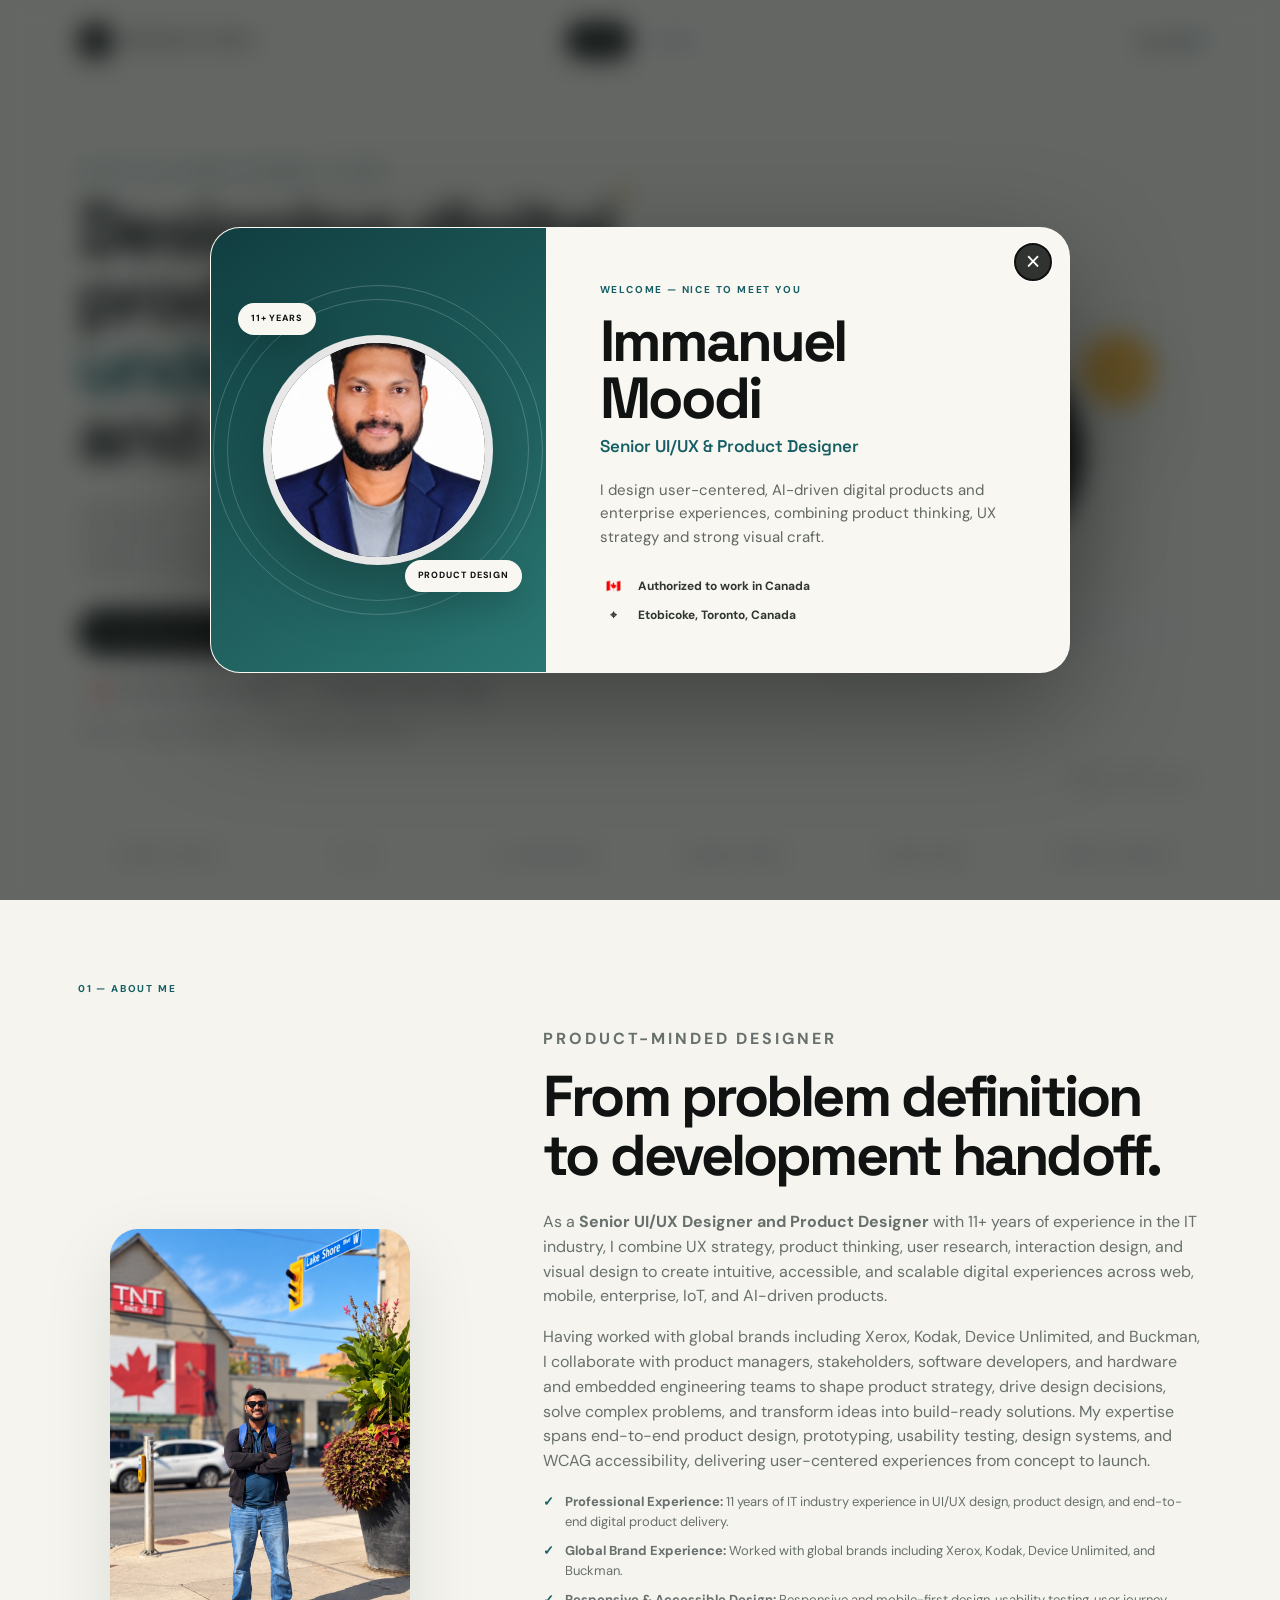
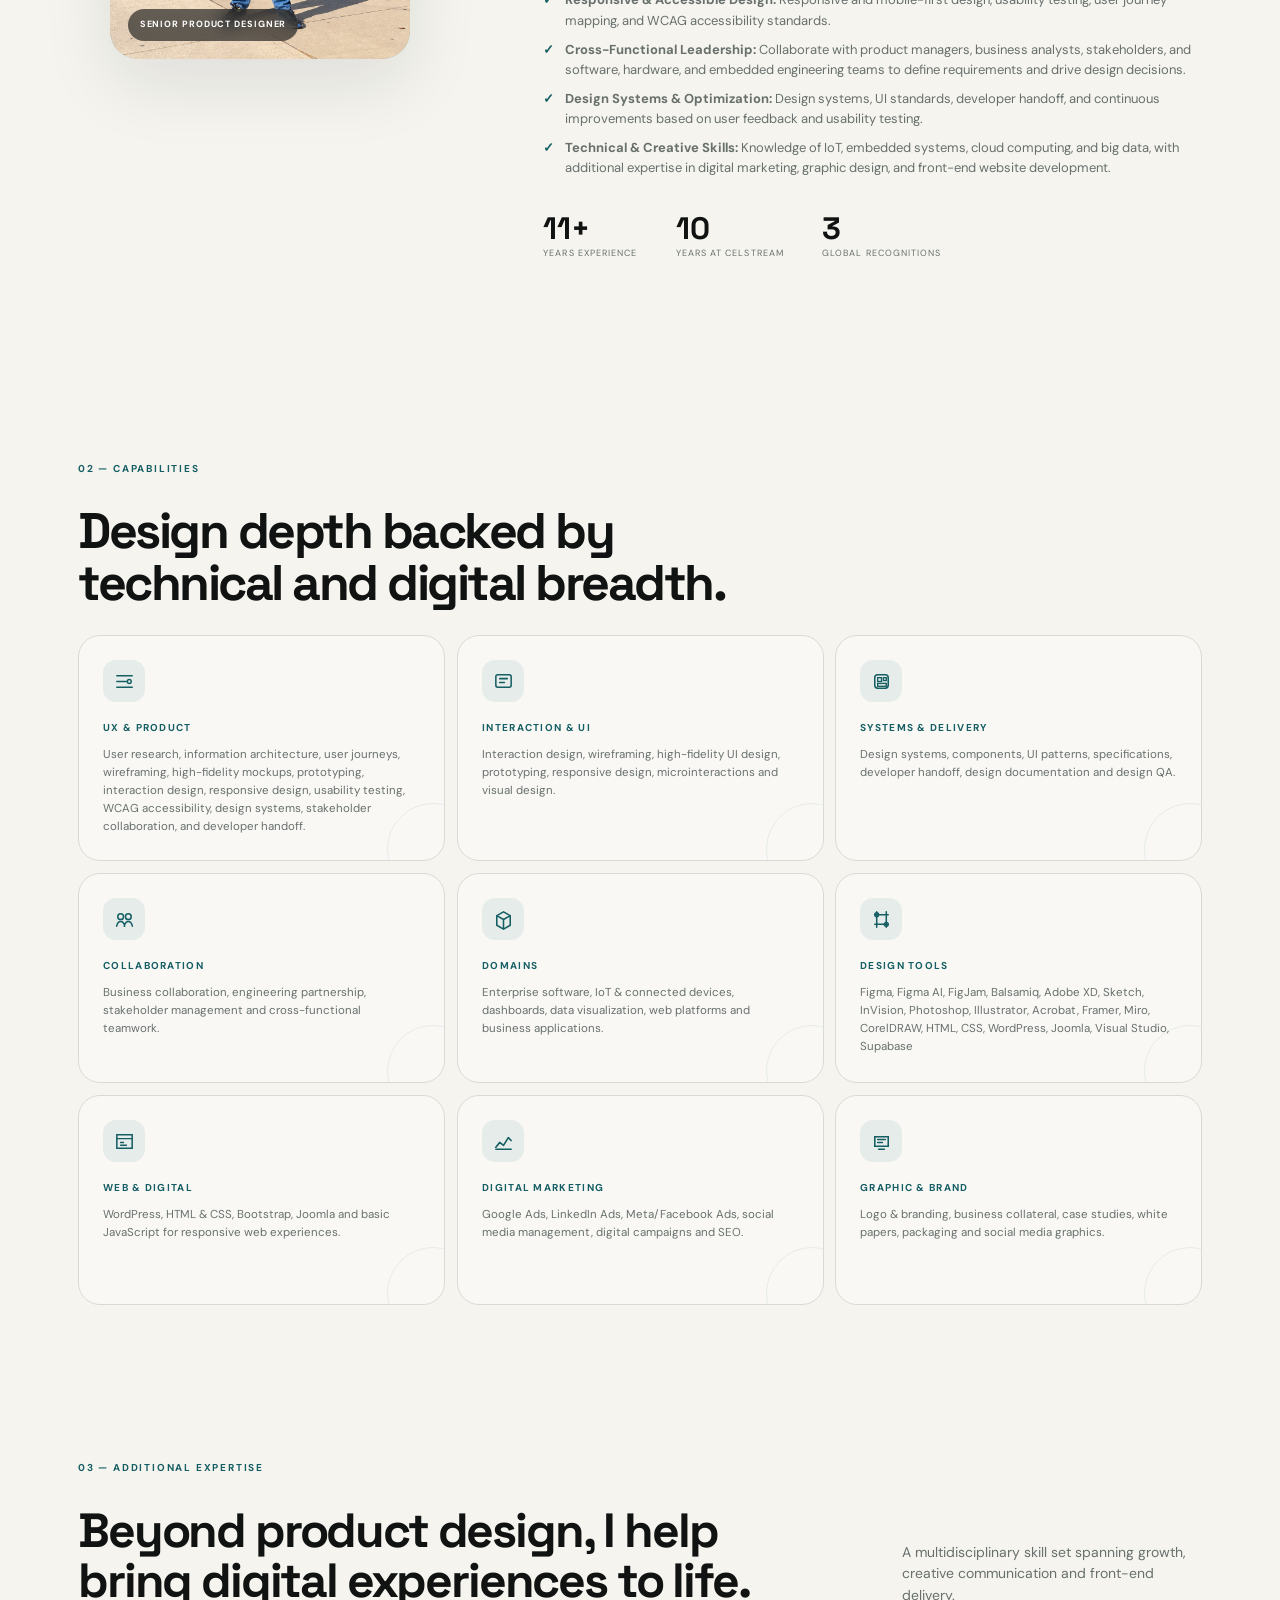
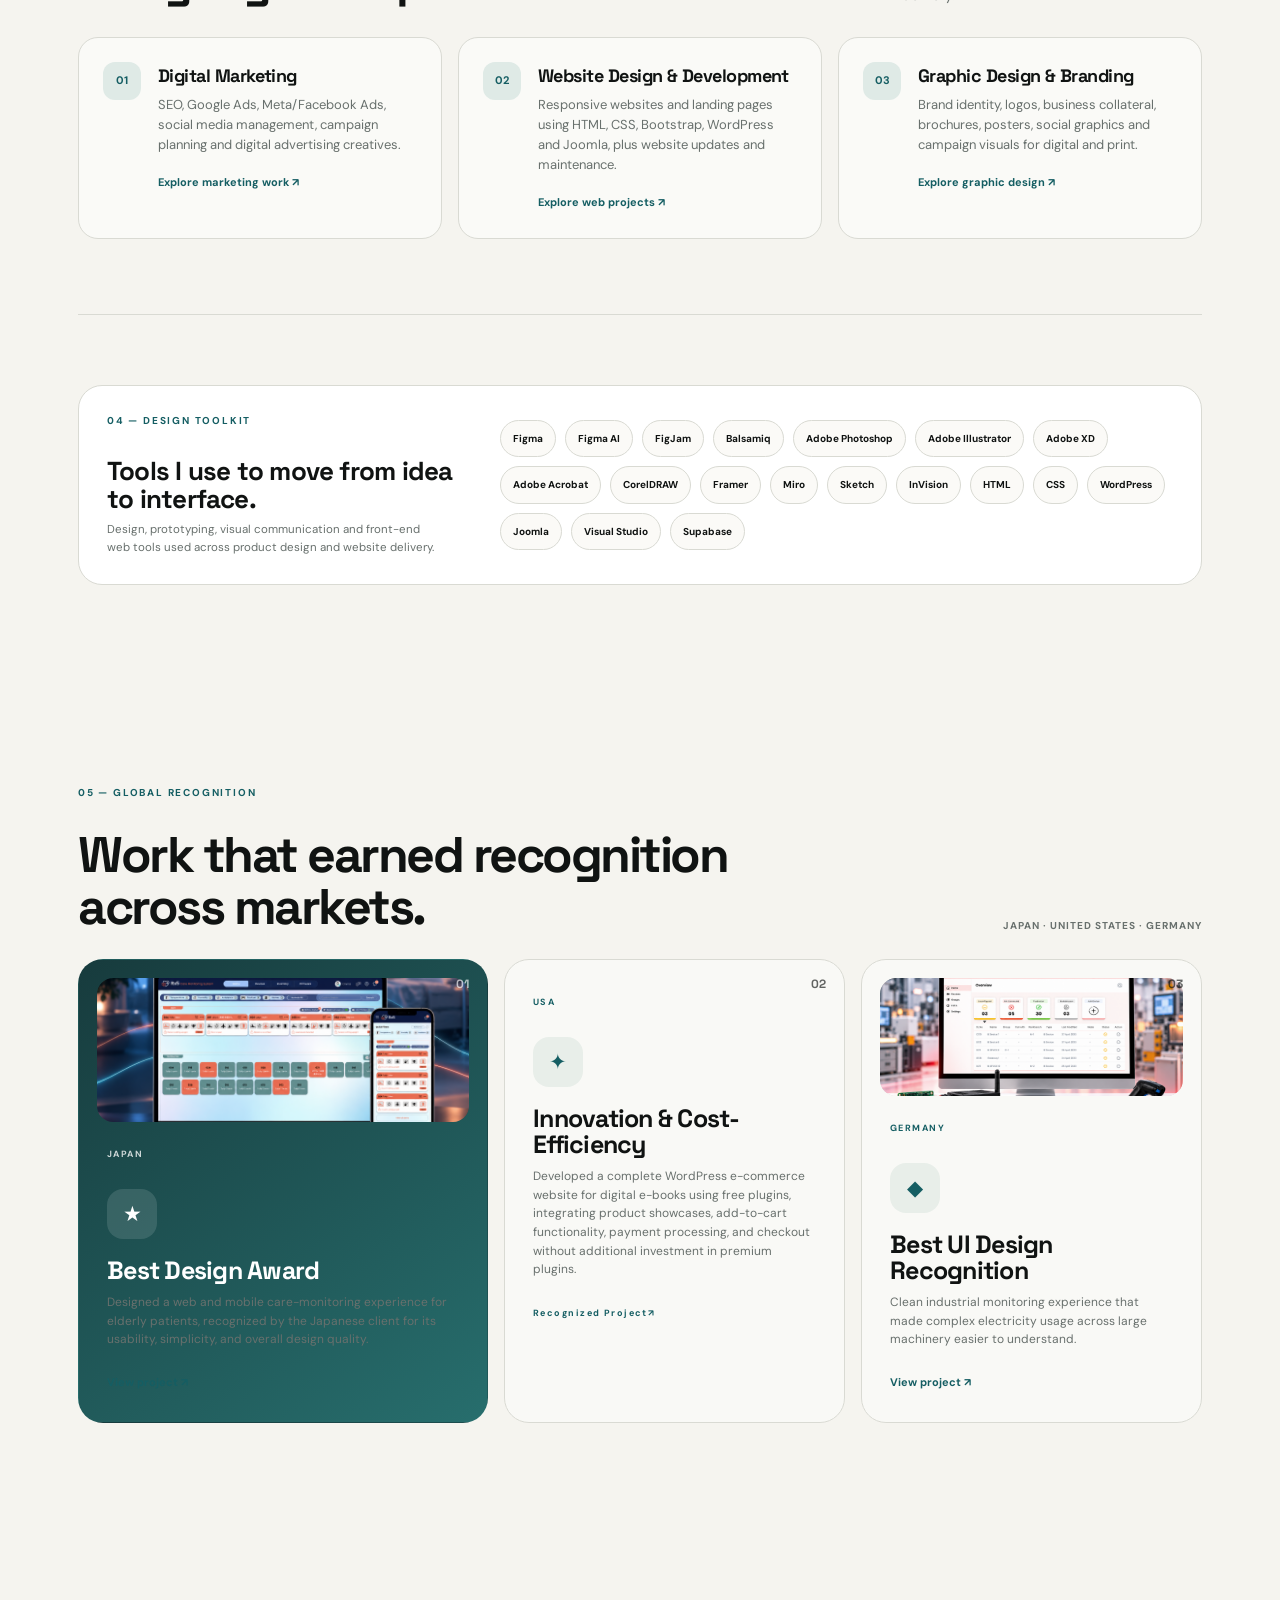
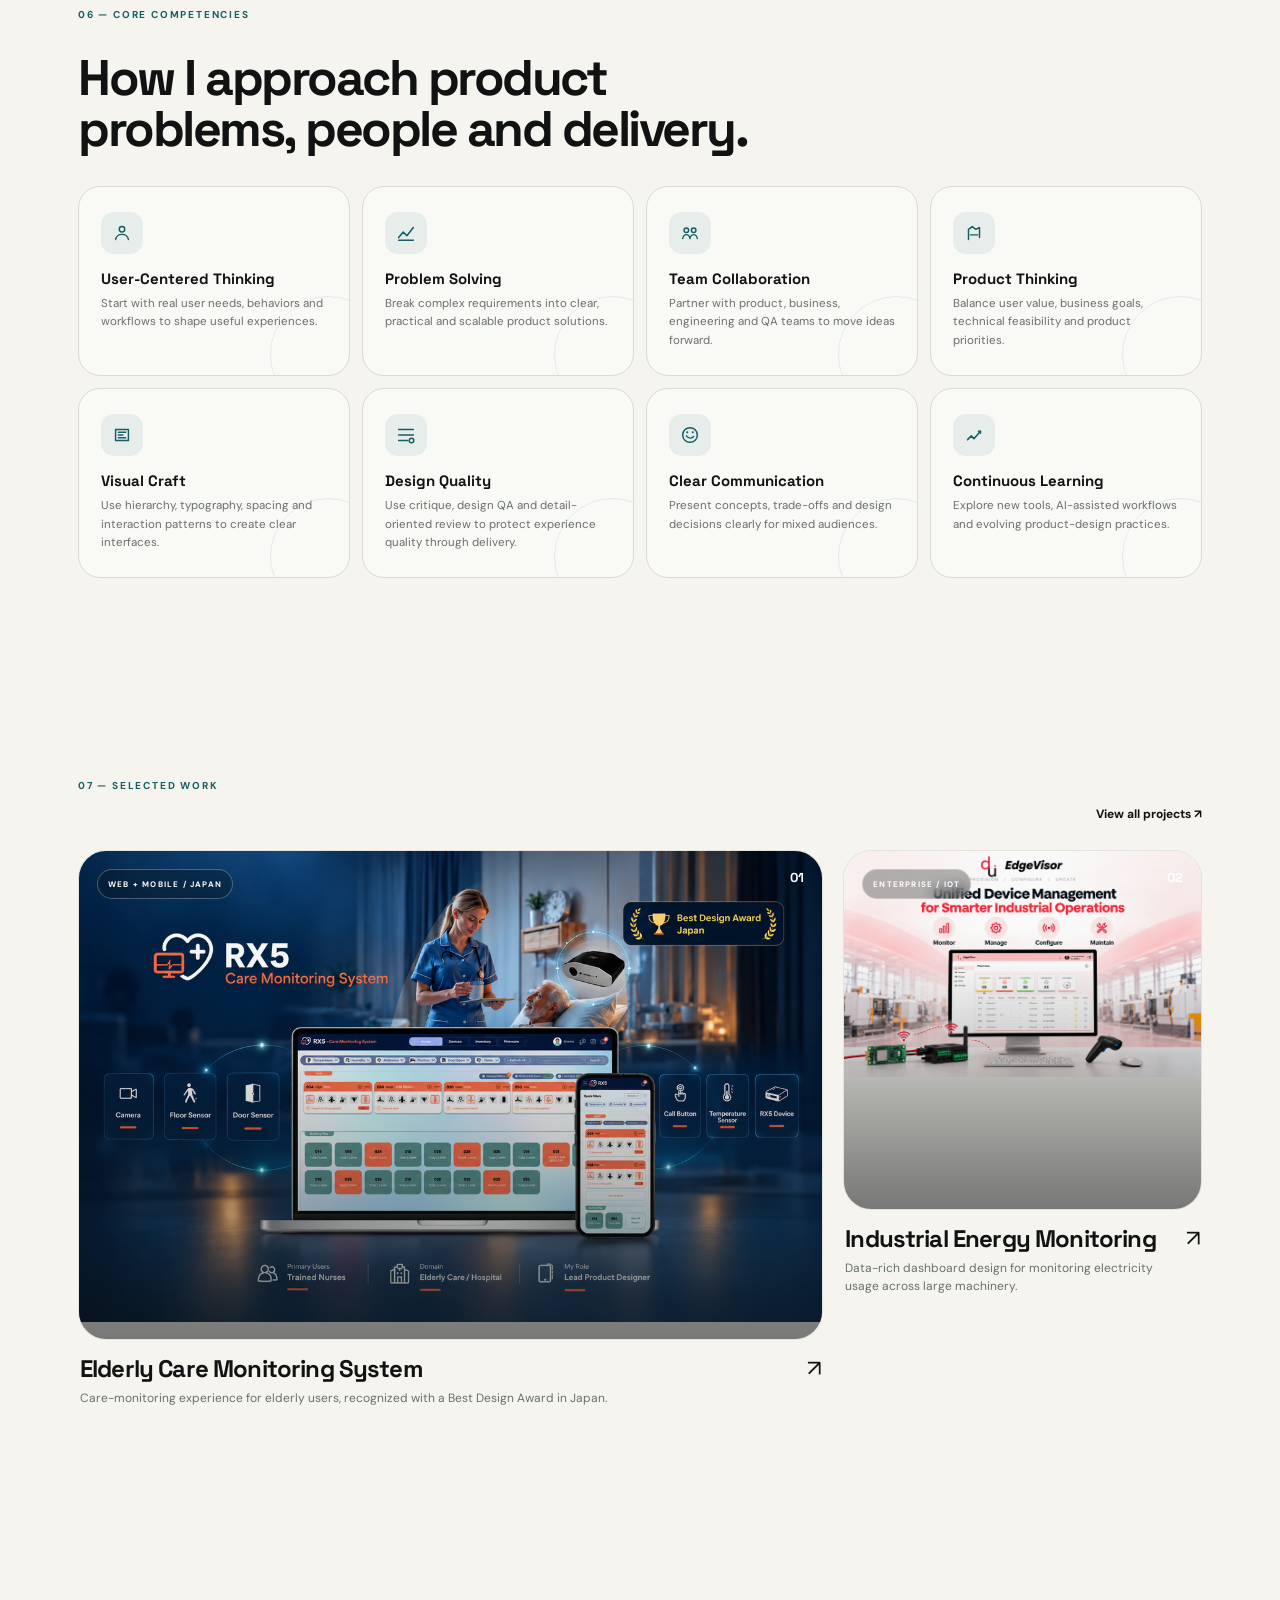
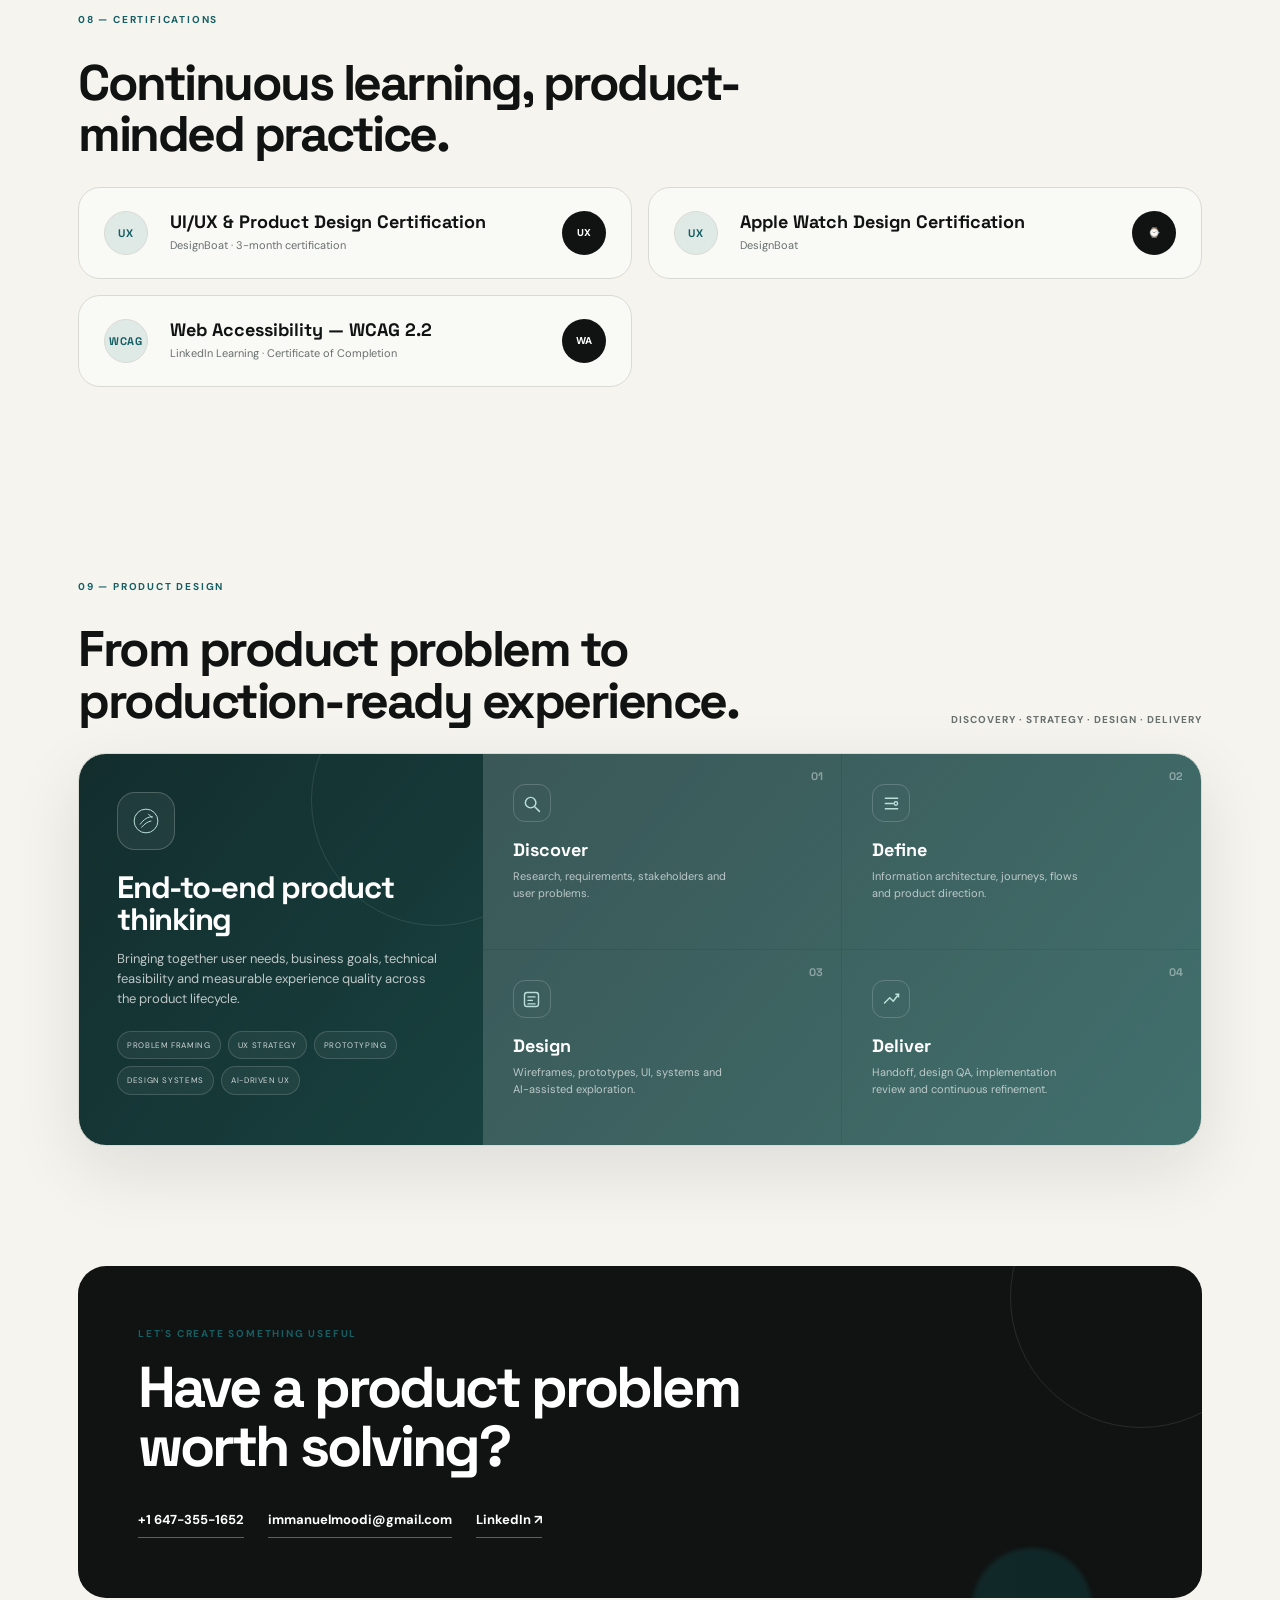
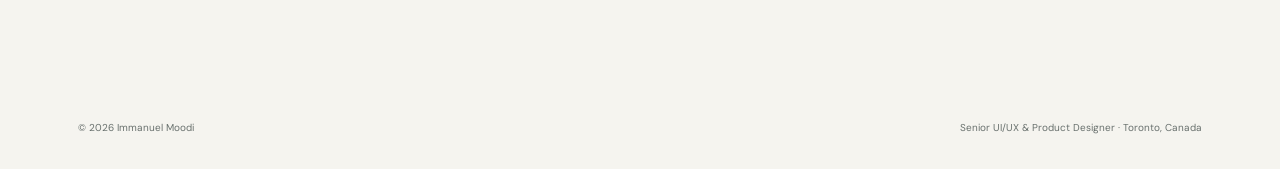
<file: index.html>
<!DOCTYPE html>

<html lang="en">
<head>
<meta charset="utf-8"/>
<meta name="robots" content="noindex, nofollow, noarchive, nosnippet, noimageindex"/>
<meta name="googlebot" content="noindex, nofollow, noarchive, nosnippet, noimageindex"/>
<meta content="width=device-width, initial-scale=1.0" name="viewport"/>
<meta content="Immanuel Moodi — Senior UI/UX &amp; Product Designer portfolio." name="description"/>
<title>Immanuel Moodi — Senior UI/UX &amp; Product Designer</title>
<link href="style.css" rel="stylesheet"/>
</head>
<body>
<!-- Welcome / About Modal -->
<div aria-labelledby="welcomeTitle" aria-modal="true" class="welcome-modal" id="welcomeModal" role="dialog">
<div class="welcome-backdrop" data-close-welcome=""></div>
<section class="welcome-card" role="document">
<button aria-label="Close introduction" class="welcome-close" data-close-welcome="" type="button">×</button>
<div class="welcome-visual">
<div class="welcome-orbit orbit-a"></div>
<div class="welcome-orbit orbit-b"></div>
<div class="welcome-photo">
<img alt="Immanuel Moodi" onerror="this.style.display='none'; this.nextElementSibling.style.display='grid';" src="assets/intropic.jpg"/>
<span class="welcome-initials">IM</span>
</div>
<span class="welcome-badge badge-one">11+ YEARS</span>
<span class="welcome-badge badge-two">PRODUCT DESIGN</span>
</div>
<div class="welcome-content">
<p class="eyebrow">WELCOME — NICE TO MEET YOU</p>
<h2 id="welcomeTitle">Immanuel Moodi</h2>
<h3>Senior UI/UX &amp; Product Designer</h3>
<p>I design user-centered, AI-driven digital products and enterprise experiences, combining product thinking, UX strategy and strong visual craft.</p>
<div class="welcome-meta">
<span><b>🇨🇦</b> Authorized to work in Canada</span>
<span><b>⌖</b> Etobicoke, Toronto, Canada</span>
</div>
</div>
</section>
</div>
<div aria-hidden="true" class="cursor-glow"></div>
<div class="site-shell">
<header class="nav">
<a class="brand" href="index.html"><span class="brand-mark">IM</span><span>IMMANUEL MOODI</span></a>
<nav aria-label="Primary navigation" class="menu">
<a class="active" href="index.html">Home</a>
<a href="projects.html">Projects</a>
</nav>
<a class="nav-cta" href="#contact">Let's talk <span>↗</span></a>
</header>
<main>
<section class="hero">
<div class="hero-decor decor-dot"></div>
<div class="hero-decor decor-ring"></div>
<div class="hero-decor decor-pill">DESIGN • THINK • BUILD</div>
<div class="reveal hero-copy">
<p class="eyebrow">SENIOR UI/UX &amp; PRODUCT DESIGNER · 11+ YEARS</p>
<h1>Designing digital products people <em>understand,</em> use and remember.</h1>
<p class="hero-text">Creating user-centered, AI-driven experiences across web, mobile and enterprise products—turning complex business requirements into simple, scalable and engaging product experiences.</p>
<div class="hero-actions">
<a class="button dark" href="projects.html">View selected work <span>↗</span></a>
<!-- <a class="button accent" href="https://immanuelmoodi.github.io/graphic_portfolio/" rel="noopener" target="_blank">View Previous Graphic Design Portfolio <span>↗</span></a> -->
<a class="button light" href="#about">About me</a>
</div>
<div aria-label="Work authorization and location" class="hero-status">
<span><b>🇨🇦</b> Authorized to work in Canada</span>
<span><b>⌖</b> Etobicoke, Toronto, Canada</span>
</div>
<div class="hero-meta">
<span>Figma · AI · Product Thinking</span><span>UX · Product · Enterprise</span>
</div>
</div>
<div aria-hidden="true" class="hero-visual reveal delay-2">
<div class="orbit orbit-outer"></div>
<div class="orbit orbit-inner"></div>
<div class="orb orb-a"></div><div class="orb orb-b"></div><div class="orb orb-c"></div>
<div class="core"><div><strong>11+</strong><span>YEARS<br/>DESIGNING</span></div></div>
<div class="core-badge">PRODUCT · UX · UI · AI</div>
</div>
</section>
<div aria-label="Core capabilities" class="ticker">
<span>PRODUCT DESIGN</span><span>UI / UX</span><span>AI-DRIVEN DESIGN</span><span>DESIGN SYSTEMS</span><span>PROTOTYPING</span><span>PRODUCT THINKING</span>
</div>
<section class="section" id="about">
<div class="section-label">01 — ABOUT ME</div>
<div class="about-grid">
<div class="about-visual reveal">
<div class="portrait-frame">
<img alt="Immanuel Moodi professional portrait" class="profile-photo" onerror="this.style.display='none'; this.nextElementSibling.style.display='grid';" src="assets/profile.png"/>
<div class="portrait-placeholder" style="display:none"><strong>IM</strong></div>
<div class="portrait-overlay">SENIOR PRODUCT DESIGNER</div>
</div>
</div>
<div class="about-copy reveal delay-1">
<p class="eyebrow">PRODUCT-MINDED DESIGNER</p>
<h2>From problem definition to development handoff.</h2>
<p>As a <b>Senior UI/UX Designer and Product Designer </b> with 11+ years of experience in the IT industry, I combine UX strategy, product thinking, user research, interaction design, and visual design to create intuitive, accessible, and scalable digital experiences across web, mobile, enterprise, IoT, and AI-driven products. </p>

<p>Having worked with global brands including Xerox, Kodak, Device Unlimited, and Buckman, I collaborate with product managers, stakeholders, software developers, and hardware and embedded engineering teams to shape product strategy, drive design decisions, solve complex problems, and transform ideas into build-ready solutions. My expertise spans end-to-end product design, prototyping, usability testing, design systems, and WCAG accessibility, delivering user-centered experiences from concept to launch.</p>
<ul class="about-highlights">
<li><b>Professional Experience:</b> 11 years of IT industry experience in UI/UX design, product design, and end-to-end digital product delivery.</li>
<li><b>Global Brand Experience:</b> Worked with global brands including Xerox, Kodak, Device Unlimited, and Buckman.</li>
<li><b>Responsive & Accessible Design:</b> Responsive and mobile-first design, usability testing, user journey mapping, and WCAG accessibility standards.</li>
<li><b>Cross-Functional Leadership:</b> Collaborate with product managers, business analysts, stakeholders, and software, hardware, and embedded engineering teams to define requirements and drive design decisions.</li>
<li><b>Design Systems & Optimization:</b> Design systems, UI standards, developer handoff, and continuous improvements based on user feedback and usability testing.</li>
<li><b>Technical & Creative Skills:</b> Knowledge of IoT, embedded systems, cloud computing, and big data, with additional expertise in digital marketing, graphic design, and front-end website development.</li>
</ul>
<div class="stats"><div><strong>11+</strong><span>Years experience</span></div><div><strong>10</strong><span>Years at Celstream</span></div><div><strong>3</strong><span>Global recognitions</span></div></div>
</div>
</div>
</section><section class="section">
<div class="section-head">
<div><div class="section-label">02 — CAPABILITIES</div><h2 class="section-title">Design depth backed by technical and digital breadth.</h2></div>
</div>
<div class="cap-grid cap-grid-final">
<article class="cap-card reveal"><div class="cap-icon"><svg viewbox="0 0 24 24"><path d="M4 6h16M4 12h10M4 18h16" stroke="currentColor" stroke-linecap="round" stroke-width="1.7"></path><circle cx="17" cy="12" fill="none" r="2" stroke="currentColor" stroke-width="1.5"></circle></svg></div><h3>UX &amp; PRODUCT</h3><p>User research, information architecture, user journeys, wireframing, high-fidelity mockups, prototyping, interaction design, responsive design, usability testing, WCAG accessibility, design systems, stakeholder collaboration, and developer handoff.</p></article>
<article class="cap-card reveal delay-1"><div class="cap-icon"><svg viewbox="0 0 24 24"><rect fill="none" height="13" rx="2" stroke="currentColor" stroke-width="1.6" width="16" x="4" y="5"></rect><path d="M8 9h8M8 13h5" stroke="currentColor" stroke-linecap="round" stroke-width="1.6"></path></svg></div><h3>INTERACTION &amp; UI</h3><p>Interaction design, wireframing, high-fidelity UI design, prototyping, responsive design, microinteractions and visual design.</p></article>
<article class="cap-card reveal delay-2"><div class="cap-icon"><svg viewbox="0 0 24 24"><rect fill="none" height="14" rx="3" stroke="currentColor" stroke-width="1.6" width="14" x="5" y="5"></rect><rect fill="none" height="4" stroke="currentColor" stroke-width="1.4" width="4" x="8" y="8"></rect><rect fill="none" height="3" stroke="currentColor" stroke-width="1.4" width="3" x="14" y="8"></rect><rect fill="none" height="3" stroke="currentColor" stroke-width="1.4" width="9" x="8" y="14"></rect></svg></div><h3>SYSTEMS &amp; DELIVERY</h3><p>Design systems, components, UI patterns, specifications, developer handoff, design documentation and design QA.</p></article>
<article class="cap-card reveal delay-3"><div class="cap-icon"><svg viewbox="0 0 24 24"><circle cx="8" cy="9" fill="none" r="3" stroke="currentColor" stroke-width="1.6"></circle><circle cx="16" cy="9" fill="none" r="3" stroke="currentColor" stroke-width="1.6"></circle><path d="M3.8 19c.7-3.2 2.1-4.8 4.2-4.8s3.5 1.6 4.2 4.8M11.8 19c.7-3.2 2.1-4.8 4.2-4.8s3.5 1.6 4.2 4.8" fill="none" stroke="currentColor" stroke-linecap="round" stroke-width="1.6"></path></svg></div><h3>COLLABORATION</h3><p>Business collaboration, engineering partnership, stakeholder management and cross-functional teamwork.</p></article>
<article class="cap-card reveal"><div class="cap-icon"><svg viewbox="0 0 24 24"><path d="M5 18V8l7-4 7 4v10l-7 4-7-4Z" fill="none" stroke="currentColor" stroke-width="1.6"></path><path d="M5 8l7 4 7-4M12 12v10" fill="none" stroke="currentColor" stroke-width="1.6"></path></svg></div><h3>DOMAINS</h3><p>Enterprise software, IoT &amp; connected devices, dashboards, data visualization, web platforms and business applications.</p></article>
<article class="cap-card reveal delay-1"><div class="cap-icon"><svg viewbox="0 0 24 24"><path d="M5 7h14M7 4v16M17 4v16M5 17h14" fill="none" stroke="currentColor" stroke-linecap="round" stroke-width="1.6"></path><circle cx="7" cy="7" fill="none" r="2" stroke="currentColor" stroke-width="1.5"></circle><circle cx="17" cy="17" fill="none" r="2" stroke="currentColor" stroke-width="1.5"></circle></svg></div><h3>DESIGN TOOLS</h3><p>Figma, Figma AI, FigJam, Balsamiq, Adobe XD, Sketch, InVision, Photoshop, Illustrator, Acrobat, Framer, Miro, CorelDRAW, HTML, CSS, WordPress, Joomla, Visual Studio, Supabase</p></article>
<article class="cap-card reveal delay-2"><div class="cap-icon"><svg viewbox="0 0 24 24"><path d="M4 5h16v14H4z" fill="none" stroke="currentColor" stroke-width="1.6"></path><path d="M4 9h16M8 13h3M8 16h6" stroke="currentColor" stroke-linecap="round" stroke-width="1.5"></path></svg></div><h3>WEB &amp; DIGITAL</h3><p>WordPress, HTML &amp; CSS, Bootstrap, Joomla and basic JavaScript for responsive web experiences.</p></article>
<article class="cap-card reveal delay-3"><div class="cap-icon"><svg viewbox="0 0 24 24"><path d="M4 18l4-5 4 3 5-8 3 3" fill="none" stroke="currentColor" stroke-linecap="round" stroke-linejoin="round" stroke-width="1.7"></path><path d="M4 20h16" stroke="currentColor" stroke-linecap="round" stroke-width="1.6"></path></svg></div><h3>DIGITAL MARKETING</h3><p>Google Ads, LinkedIn Ads, Meta/Facebook Ads, social media management, digital campaigns and SEO.</p></article>
<article class="cap-card reveal"><div class="cap-icon"><svg viewbox="0 0 24 24"><path d="M5 17V7h14v10H5Z" fill="none" stroke="currentColor" stroke-width="1.6"></path><path d="M8 10h8M8 13h5" stroke="currentColor" stroke-linecap="round" stroke-width="1.5"></path><path d="M9 20h6" stroke="currentColor" stroke-linecap="round" stroke-width="1.6"></path></svg></div><h3>GRAPHIC &amp; BRAND</h3><p>Logo &amp; branding, business collateral, case studies, white papers, packaging and social media graphics.</p></article>
</div>
</section><section class="section expertise-strip" id="additional-expertise">
<div class="section-head">
<div><div class="section-label">03 — ADDITIONAL EXPERTISE</div><h2 class="section-title">Beyond product design, I help bring digital experiences to life.</h2></div>
<p class="expertise-intro">A multidisciplinary skill set spanning growth, creative communication and front-end delivery.</p>
</div>
<div class="expertise-grid">
<article class="expertise-card"><span class="expertise-number">01</span><div><h3>Digital Marketing</h3><p>SEO, Google Ads, Meta/Facebook Ads, social media management, campaign planning and digital advertising creatives.</p><a class="text-link" href="projects.html?category=marketing">Explore marketing work ↗</a></div></article>
<article class="expertise-card"><span class="expertise-number">02</span><div><h3>Website Design &amp; Development</h3><p>Responsive websites and landing pages using HTML, CSS, Bootstrap, WordPress and Joomla, plus website updates and maintenance.</p><a class="text-link" href="projects.html?category=web">Explore web projects ↗</a></div></article>
<article class="expertise-card"><span class="expertise-number">03</span><div><h3>Graphic Design &amp; Branding</h3><p>Brand identity, logos, business collateral, brochures, posters, social graphics and campaign visuals for digital and print.</p><a class="text-link" href="projects.html?category=graphic">Explore graphic design ↗</a></div></article>
</div>
</section><section class="section toolkit-section">
<div class="toolkit-wrap reveal">
<div class="toolkit-intro"><div class="section-label">04 — DESIGN TOOLKIT</div><h3>Tools I use to move from idea to interface.</h3><p>Design, prototyping, visual communication and front-end web tools used across product design and website delivery.</p></div>
<div class="tool-pills">
<span class="tool-pill">Figma</span><span class="tool-pill">Figma AI</span><span class="tool-pill">FigJam</span><span class="tool-pill">Balsamiq</span><span class="tool-pill">Adobe Photoshop</span><span class="tool-pill">Adobe Illustrator</span><span class="tool-pill">Adobe XD</span><span class="tool-pill">Adobe Acrobat</span><span class="tool-pill">CorelDRAW</span><span class="tool-pill">Framer</span><span class="tool-pill">Miro</span><span class="tool-pill">Sketch</span><span class="tool-pill">InVision</span><span class="tool-pill">HTML</span><span class="tool-pill">CSS</span><span class="tool-pill">WordPress</span><span class="tool-pill">Joomla</span><span class="tool-pill">Visual Studio</span><span class="tool-pill">Supabase</span>
</div>
</div>
</section>
<section class="section recognition-section">
<div class="section-head">
<div><div class="section-label">05 — GLOBAL RECOGNITION</div><h2 class="section-title">Work that earned recognition across markets.</h2></div>
<div class="recognition-note">Japan · United States · Germany</div>
</div>
<div class="recognition-grid">
<article class="recognition-card featured-recognize reveal">
<div class="recognition-thumb"><img alt="Elderly Care Monitoring System thumbnail" src="assets/thumbs/rx5_small.png"/></div>
<span class="recognition-number">01</span><span class="recognition-country">JAPAN</span>
<div class="recognition-icon">★</div>
<h3>Best Design Award</h3>
<p>Designed a web and mobile care-monitoring experience for elderly patients, recognized by the Japanese client for its usability, simplicity, and overall design quality.</p>
<a href="projects.html#elderly-care-monitoring">View project ↗</a>
</article>
<article class="recognition-card reveal delay-1">
<span class="recognition-number">02</span><span class="recognition-country">USA</span>
<div class="recognition-icon">✦</div>
<h3>Innovation &amp; Cost-Efficiency</h3>
<p>Developed a complete WordPress e-commerce website for digital e-books using free plugins, integrating product showcases, add-to-cart functionality, payment processing, and checkout without additional investment in premium plugins.</p>
<span class="recognition-country">Recognized Project↗</span>
</article>
<article class="recognition-card reveal delay-2">
<div class="recognition-thumb"><img alt="Industrial Energy Monitoring thumbnail" src="assets/thumbs/edgevisor_small.png"/></div>
<span class="recognition-number">03</span><span class="recognition-country">GERMANY</span>
<div class="recognition-icon">◆</div>
<h3>Best UI Design Recognition</h3>
<p>Clean industrial monitoring experience that made complex electricity usage across large machinery easier to understand.</p>
<a href="projects.html#industrial-energy-monitoring">View project ↗</a>
</article>
</div>
</section>
<section class="section competencies-section">
<div class="section-head">
<div><div class="section-label">06 — CORE COMPETENCIES</div><h2 class="section-title">How I approach product problems, people and delivery.</h2></div>
</div>
<div class="competency-grid">
<article class="competency-card reveal"><div class="competency-icon"><svg viewbox="0 0 24 24"><circle cx="12" cy="8" fill="none" r="3" stroke="currentColor" stroke-width="1.6"></circle><path d="M5 19c.8-3.7 3.2-5.5 7-5.5s6.2 1.8 7 5.5" fill="none" stroke="currentColor" stroke-linecap="round" stroke-width="1.6"></path></svg></div><h3>User-Centered Thinking</h3><p>Start with real user needs, behaviors and workflows to shape useful experiences.</p></article>
<article class="competency-card reveal delay-1"><div class="competency-icon"><svg viewbox="0 0 24 24"><path d="M4 17l5-6 4 4 7-9" fill="none" stroke="currentColor" stroke-linecap="round" stroke-linejoin="round" stroke-width="1.7"></path><path d="M4 20h16" stroke="currentColor" stroke-linecap="round" stroke-width="1.6"></path></svg></div><h3>Problem Solving</h3><p>Break complex requirements into clear, practical and scalable product solutions.</p></article>
<article class="competency-card reveal delay-2"><div class="competency-icon"><svg viewbox="0 0 24 24"><circle cx="8" cy="9" fill="none" r="2.5" stroke="currentColor" stroke-width="1.6"></circle><circle cx="16" cy="9" fill="none" r="2.5" stroke="currentColor" stroke-width="1.6"></circle><path d="M4 18c.7-2.8 2.1-4.2 4-4.2s3.3 1.4 4 4.2M12 18c.7-2.8 2.1-4.2 4-4.2s3.3 1.4 4 4.2" fill="none" stroke="currentColor" stroke-linecap="round" stroke-width="1.5"></path></svg></div><h3>Team Collaboration</h3><p>Partner with product, business, engineering and QA teams to move ideas forward.</p></article>
<article class="competency-card reveal delay-3"><div class="competency-icon"><svg viewbox="0 0 24 24"><path d="M6 19V8M6 8l4-3 4 3 4-2v11" fill="none" stroke="currentColor" stroke-linecap="round" stroke-linejoin="round" stroke-width="1.6"></path><path d="M8 14h8" stroke="currentColor" stroke-linecap="round" stroke-width="1.5"></path></svg></div><h3>Product Thinking</h3><p>Balance user value, business goals, technical feasibility and product priorities.</p></article>
<article class="competency-card reveal"><div class="competency-icon"><svg viewbox="0 0 24 24"><path d="M5 18V6h14v12H5Z" fill="none" stroke="currentColor" stroke-width="1.6"></path><path d="M8 9h8M8 12h5M8 15h8" stroke="currentColor" stroke-linecap="round" stroke-width="1.5"></path></svg></div><h3>Visual Craft</h3><p>Use hierarchy, typography, spacing and interaction patterns to create clear interfaces.</p></article>
<article class="competency-card reveal delay-1"><div class="competency-icon"><svg viewbox="0 0 24 24"><path d="M4 6h16M4 12h16M4 18h10" stroke="currentColor" stroke-linecap="round" stroke-width="1.6"></path><circle cx="18" cy="18" fill="none" r="2.5" stroke="currentColor" stroke-width="1.6"></circle></svg></div><h3>Design Quality</h3><p>Use critique, design QA and detail-oriented review to protect experience quality through delivery.</p></article>
<article class="competency-card reveal delay-2"><div class="competency-icon"><svg viewbox="0 0 24 24"><circle cx="12" cy="12" fill="none" r="8" stroke="currentColor" stroke-width="1.6"></circle><path d="M8 13c1.2 1.6 2.7 2.4 4.5 2.4 1.5 0 2.6-.6 3.5-1.7" fill="none" stroke="currentColor" stroke-linecap="round" stroke-width="1.6"></path><path d="M9 9h.01M15 9h.01" stroke="currentColor" stroke-linecap="round" stroke-width="2.3"></path></svg></div><h3>Clear Communication</h3><p>Present concepts, trade-offs and design decisions clearly for mixed audiences.</p></article>
<article class="competency-card reveal delay-3"><div class="competency-icon"><svg viewbox="0 0 24 24"><path d="M5 17l4-4 3 3 7-8" fill="none" stroke="currentColor" stroke-linecap="round" stroke-linejoin="round" stroke-width="1.7"></path><path d="M17 8h2v2" fill="none" stroke="currentColor" stroke-linecap="round" stroke-linejoin="round" stroke-width="1.7"></path></svg></div><h3>Continuous Learning</h3><p>Explore new tools, AI-assisted workflows and evolving product-design practices.</p></article>
</div>
</section>
<section class="section">
<div class="section-head"><div class="section-label">07 — SELECTED WORK</div><a class="text-link" href="projects.html">View all projects ↗</a></div>
<div class="featured-grid">
<a class="work-card large reveal" href="projects.html#elderly-care-monitoring"><div class="work-art"><img alt="Elderly Care Monitoring System" src="assets/thumbs/elderly-care-monitoring.png"/><div class="work-overlay"></div><div class="work-badge">WEB + MOBILE / JAPAN</div><div class="work-index">01</div></div><div class="work-copy"><div><h3>Elderly Care Monitoring System</h3><p>Care-monitoring experience for elderly users, recognized with a Best Design Award in Japan.</p></div><span class="work-arrow">↗</span></div></a>
<a class="work-card reveal delay-1" href="projects.html#industrial-energy-monitoring"><div class="work-art"><img alt="Industrial Energy Monitoring" src="assets/thumbs/industrial-energy-monitoring.png"/><div class="work-overlay"></div><div class="work-badge">ENTERPRISE / IOT</div><div class="work-index">02</div></div><div class="work-copy"><div><h3>Industrial Energy Monitoring</h3><p>Data-rich dashboard design for monitoring electricity usage across large machinery.</p></div><span class="work-arrow">↗</span></div></a>
</div>
</section>
<section class="section certification-section">
<div class="section-head">
<div><div class="section-label">08 — CERTIFICATIONS</div><h2 class="section-title">Continuous learning, product-minded practice.</h2></div>
</div>
<div class="cert-grid">
<article class="cert-card reveal"><div class="cert-seal">UX</div><div><h3>UI/UX &amp; Product Design Certification</h3><p>DesignBoat · 3-month certification</p></div><span class="cert-mark">UX</span></article>
<article class="cert-card reveal delay-1"><div class="cert-seal">UX</div><div><h3>Apple Watch Design Certification</h3><p>DesignBoat</p></div><span class="cert-mark">⌚</span></article>
<article class="cert-card reveal"><div class="cert-seal">WCAG</div><div><h3>Web Accessibility — WCAG 2.2</h3><p>LinkedIn Learning · Certificate of Completion</p></div><span class="cert-mark">WA</span></article>
</div>
</section>
<section class="section product-design-highlight">
<div class="section-head">
<div>
<div class="section-label">09 — PRODUCT DESIGN</div>
<h2 class="section-title">From product problem to production-ready experience.</h2>
</div>
<div class="recognition-note">Discovery · Strategy · Design · Delivery</div>
</div>
<div class="product-design-panel">
<div class="product-design-intro">
<div class="product-icon-shell">
<svg aria-hidden="true" viewbox="0 0 48 48"><circle cx="24" cy="24" fill="none" r="19" stroke="currentColor" stroke-width="1.6"></circle><path d="M15 29c5-8 13-12 19-12M17 34c5-6 10-9 15-10M28 13l6 6" fill="none" stroke="currentColor" stroke-linecap="round" stroke-width="1.6"></path></svg>
</div>
<h3>End-to-end product thinking</h3>
<p>Bringing together user needs, business goals, technical feasibility and measurable experience quality across the product lifecycle.</p>
<div class="product-tags"><span>Problem framing</span><span>UX strategy</span><span>Prototyping</span><span>Design systems</span><span>AI-driven UX</span></div>
</div>
<div class="product-steps">
<article class="product-step reveal"><span class="step-number">01</span><div class="step-icon"><svg viewbox="0 0 24 24"><circle cx="11" cy="11" fill="none" r="6" stroke="currentColor" stroke-width="1.7"></circle><path d="M16 16l5 5" stroke="currentColor" stroke-linecap="round" stroke-width="1.7"></path></svg></div><h4>Discover</h4><p>Research, requirements, stakeholders and user problems.</p></article>
<article class="product-step reveal delay-1"><span class="step-number">02</span><div class="step-icon"><svg viewbox="0 0 24 24"><path d="M5 6h14M5 12h9M5 18h14" stroke="currentColor" stroke-linecap="round" stroke-width="1.7"></path><circle cx="17" cy="12" fill="none" r="2" stroke="currentColor" stroke-width="1.5"></circle></svg></div><h4>Define</h4><p>Information architecture, journeys, flows and product direction.</p></article>
<article class="product-step reveal delay-2"><span class="step-number">03</span><div class="step-icon"><svg viewbox="0 0 24 24"><rect fill="none" height="16" rx="3" stroke="currentColor" stroke-width="1.6" width="16" x="4" y="4"></rect><path d="M8 9h8M8 13h5M8 17h8" stroke="currentColor" stroke-linecap="round" stroke-width="1.6"></path></svg></div><h4>Design</h4><p>Wireframes, prototypes, UI, systems and AI-assisted exploration.</p></article>
<article class="product-step reveal delay-3"><span class="step-number">04</span><div class="step-icon"><svg viewbox="0 0 24 24"><path d="M4 16l6-6 4 4 6-8" fill="none" stroke="currentColor" stroke-linecap="round" stroke-linejoin="round" stroke-width="1.7"></path><path d="M17 6h3v3" fill="none" stroke="currentColor" stroke-linecap="round" stroke-width="1.7"></path></svg></div><h4>Deliver</h4><p>Handoff, design QA, implementation review and continuous refinement.</p></article>
</div>
</div>
</section>








<section class="contact-wrap" id="contact">
<div class="contact-card"><p class="eyebrow">LET'S CREATE SOMETHING USEFUL</p><h2>Have a product problem worth solving?</h2><div class="contact-links"><a href="tel:+16473551652">+1 647-355-1652</a><a href="mailto:immanuelmoodi@gmail.com">immanuelmoodi@gmail.com</a><a href="https://www.linkedin.com/in/immanuelmoodi" rel="noopener" target="_blank">LinkedIn ↗</a></div></div>
</section>
</main>

<footer class="footer"><span>© 2026 Immanuel Moodi</span><span>Senior UI/UX &amp; Product Designer · Toronto, Canada</span></footer>
</div>
<script>
(function(){
  const modal = document.getElementById('welcomeModal');
  if(!modal) return;

  const closeWelcome = () => {
    modal.classList.remove('is-open');
    document.body.classList.remove('modal-lock');
    try { sessionStorage.setItem('portfolioWelcomeSeen', '1'); } catch (e) {}
  };

  const openWelcome = () => {
    modal.classList.add('is-open');
    document.body.classList.add('modal-lock');
    const close = modal.querySelector('.welcome-close');
    if(close) setTimeout(() => close.focus(), 50);
  };

  modal.querySelectorAll('[data-close-welcome]').forEach(button => {
    button.addEventListener('click', closeWelcome);
  });

  document.addEventListener('keydown', event => {
    if(event.key === 'Escape' && modal.classList.contains('is-open')) closeWelcome();
  });

  let seen = false;
  try { seen = sessionStorage.getItem('portfolioWelcomeSeen') === '1'; } catch (e) {}
  if(!seen) window.requestAnimationFrame(openWelcome);
})();
</script>
<!-- Project Video Showcase -->
<div aria-hidden="true" aria-labelledby="videoModalTitle" aria-modal="true" class="modal-backdrop viewer-modal" id="videoModal" role="dialog">
<div class="viewer-panel modal-panel" role="document">
<button aria-label="Close project video" class="modal-close" data-close-modal="videoModal" type="button">×</button>
<div class="viewer-head">
<div>
<p class="eyebrow">PROJECT VIDEO SHOWCASE</p>
<h2 id="videoModalTitle">Elderly Care Monitoring System</h2>
<p class="viewer-description">A short preview of the web and mobile care-monitoring experience designed for an international client in Japan.</p>
</div>
<span class="viewer-meta">WEB + MOBILE · JAPAN</span>
</div>
<div class="viewer-video-wrap">
<video aria-label="Elderly Care Monitoring System project video" controls="" id="projectShowcaseVideo" playsinline="" poster="assets/thumbs/elderly-care-monitoring.png" preload="metadata">
<source src="assets/videos/elderly-care-monitoring-preview.mp4" type="video/mp4"/>
        Your browser does not support the video element.
      </video>
</div>
</div>
</div>
<script>
(function(){
  const reduce = window.matchMedia('(prefers-reduced-motion: reduce)').matches;
  const body = document.body;
  const videoModal = document.getElementById('videoModal');
  const video = document.getElementById('projectShowcaseVideo');

  function openVideo(){
    if(!videoModal) return;
    videoModal.classList.add('is-open');
    videoModal.setAttribute('aria-hidden','false');
    body.classList.add('modal-open');
    const close = videoModal.querySelector('.modal-close');
    if(close) setTimeout(() => close.focus(), 30);
    if(video){
      video.load();
      const playPromise = video.play();
      if(playPromise && playPromise.catch) playPromise.catch(() => {});
    }
  }

  function closeVideo(){
    if(!videoModal) return;
    videoModal.classList.remove('is-open');
    videoModal.setAttribute('aria-hidden','true');
    if(video){
      video.pause();
      video.currentTime = 0;
    }
    body.classList.remove('modal-open');
  }

  document.querySelectorAll('.video-showcase-button').forEach(button => {
    button.addEventListener('click', event => {
      event.preventDefault();
      openVideo();
    });
  });

  document.querySelectorAll('[data-close-modal="videoModal"]').forEach(button => {
    button.addEventListener('click', closeVideo);
  });

  if(videoModal){
    videoModal.addEventListener('click', event => {
      if(event.target === videoModal) closeVideo();
    });
  }

  document.addEventListener('keydown', event => {
    if(event.key === 'Escape' && videoModal && videoModal.classList.contains('is-open')) closeVideo();
  });

  const reveal = document.querySelectorAll('.reveal');
  if(!reduce && 'IntersectionObserver' in window){
    const io = new IntersectionObserver(entries => entries.forEach(entry => {
      if(entry.isIntersecting){
        entry.target.classList.add('is-visible');
        io.unobserve(entry.target);
      }
    }), {threshold:.12, rootMargin:'0px 0px -8% 0px'});
    reveal.forEach(el => { el.classList.remove('is-visible'); io.observe(el); });
  } else {
    reveal.forEach(el => el.classList.add('is-visible'));
  }

  const glow = document.querySelector('.cursor-glow');
  if(glow && window.matchMedia('(pointer:fine)').matches){
    window.addEventListener('pointermove', event => {
      glow.style.transform = `translate3d(${event.clientX-160}px,${event.clientY-160}px,0)`;
    }, {passive:true});
  }
})();
</script>
</body>
</html>
</file>
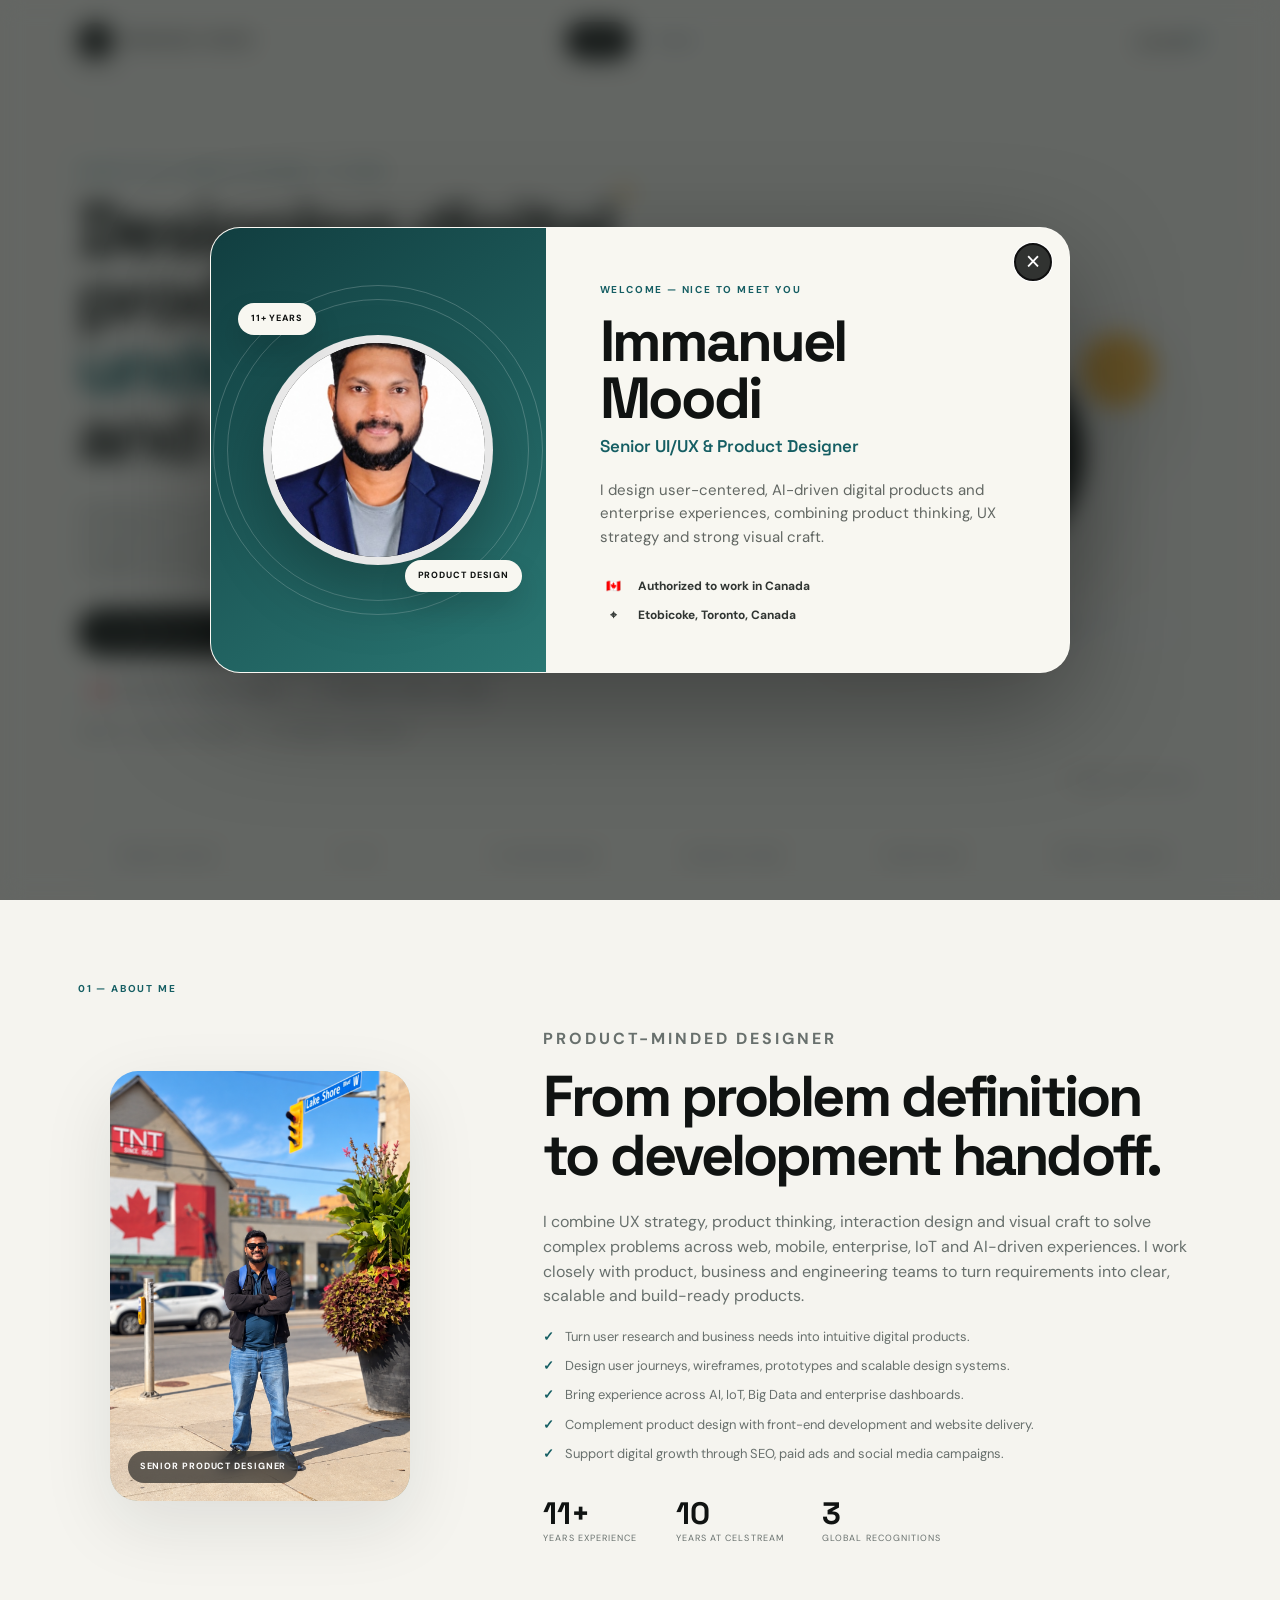
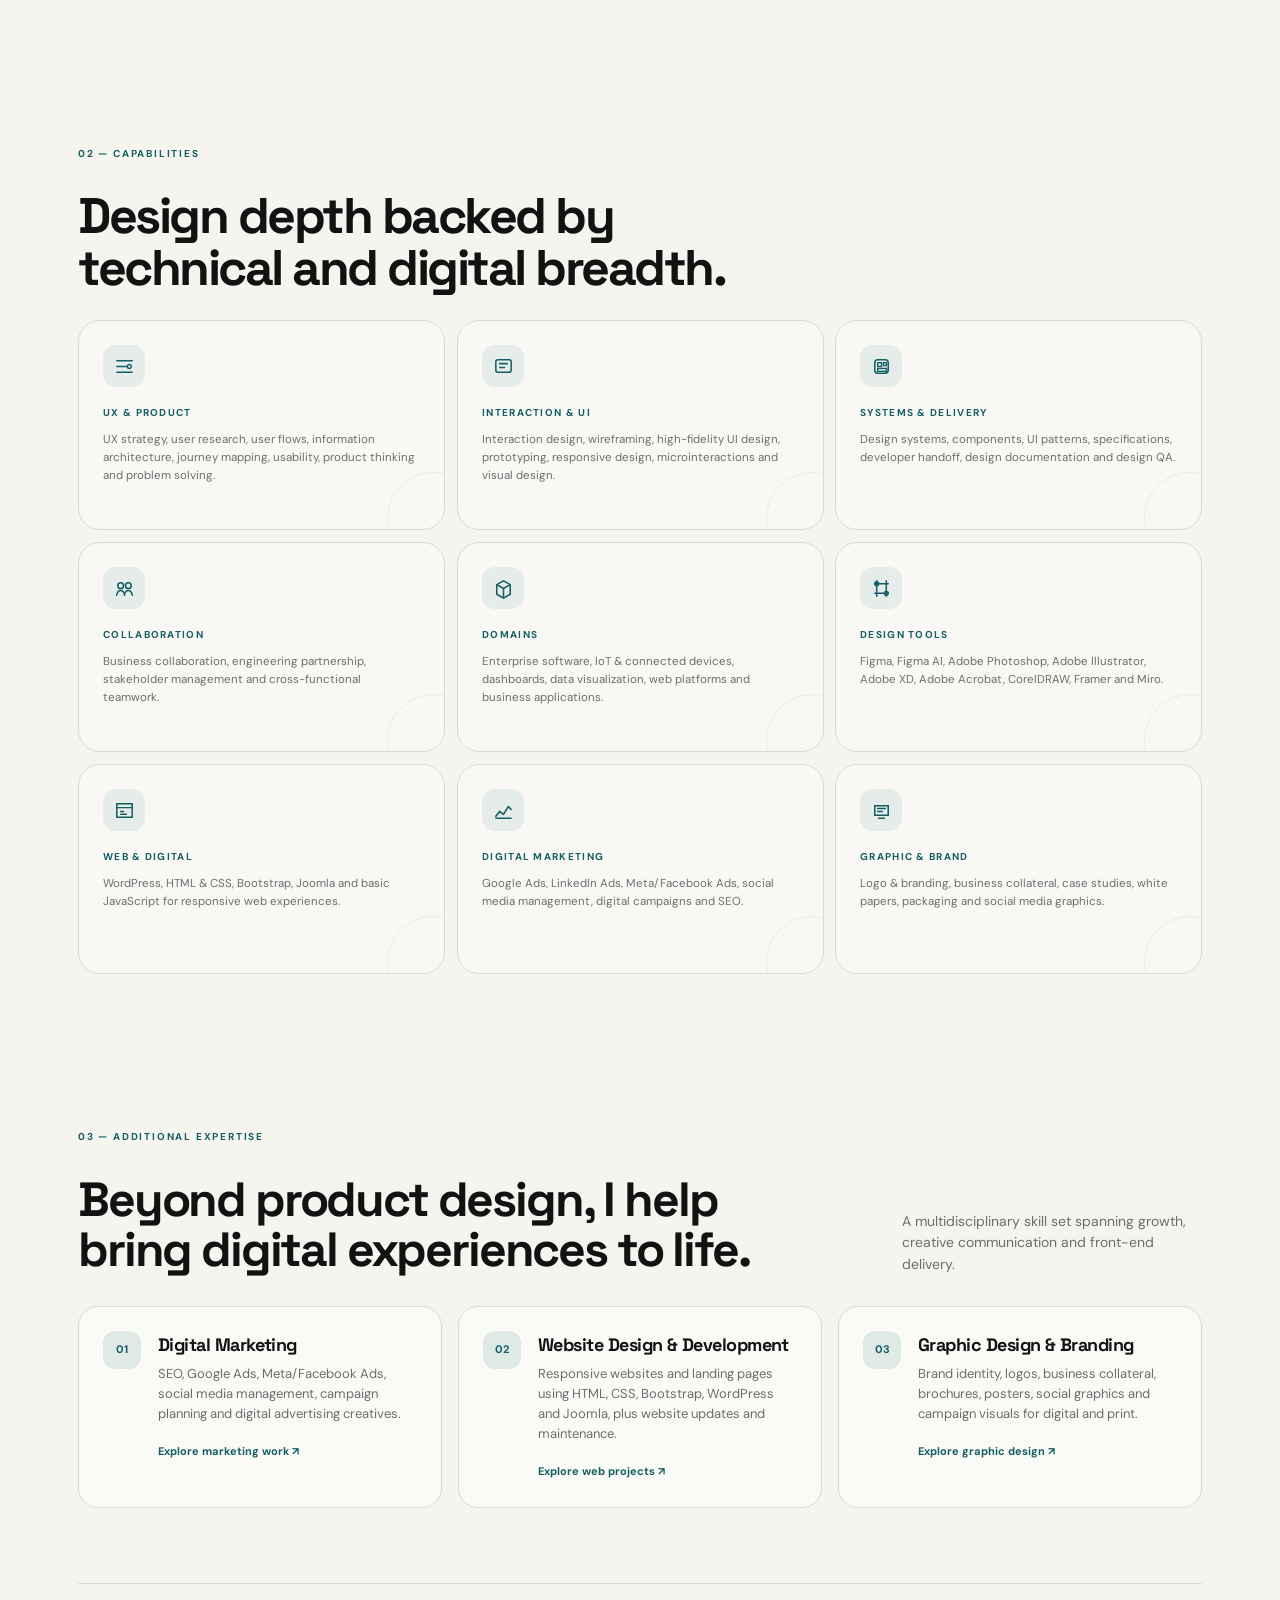
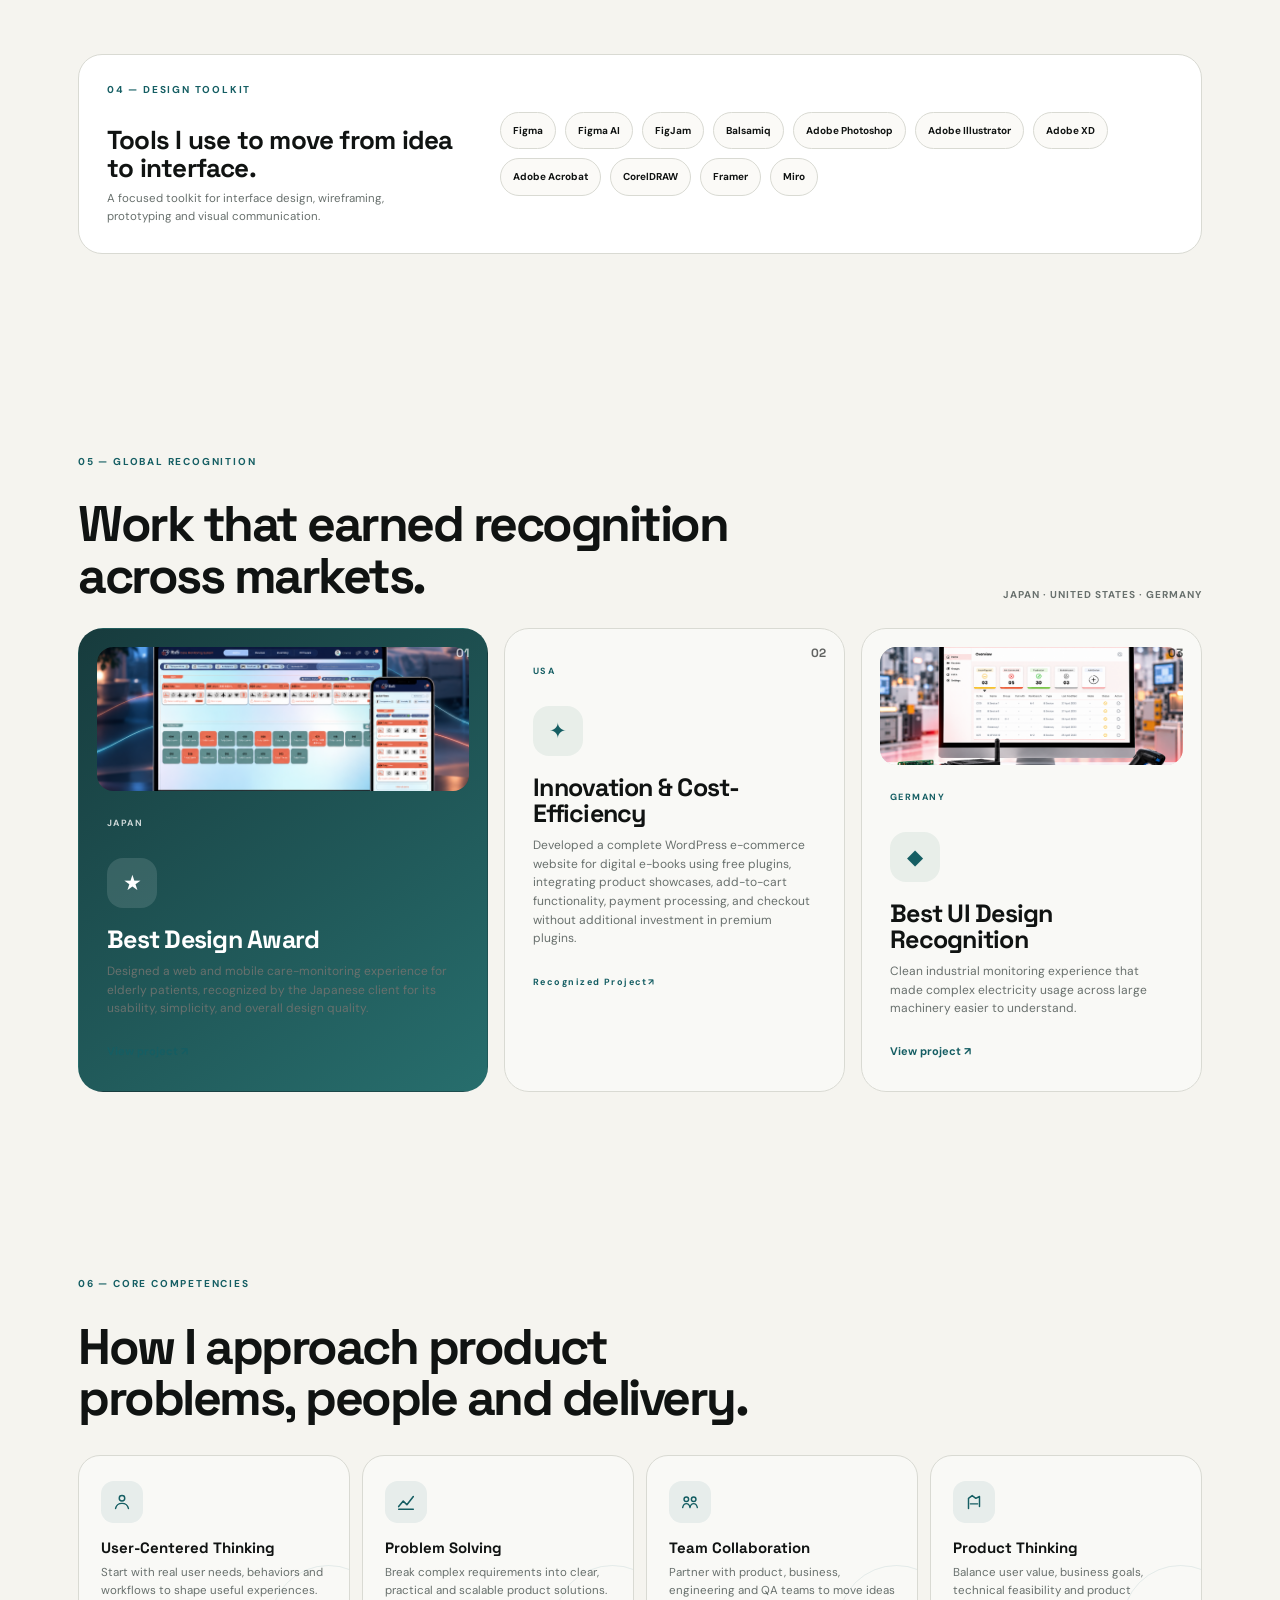
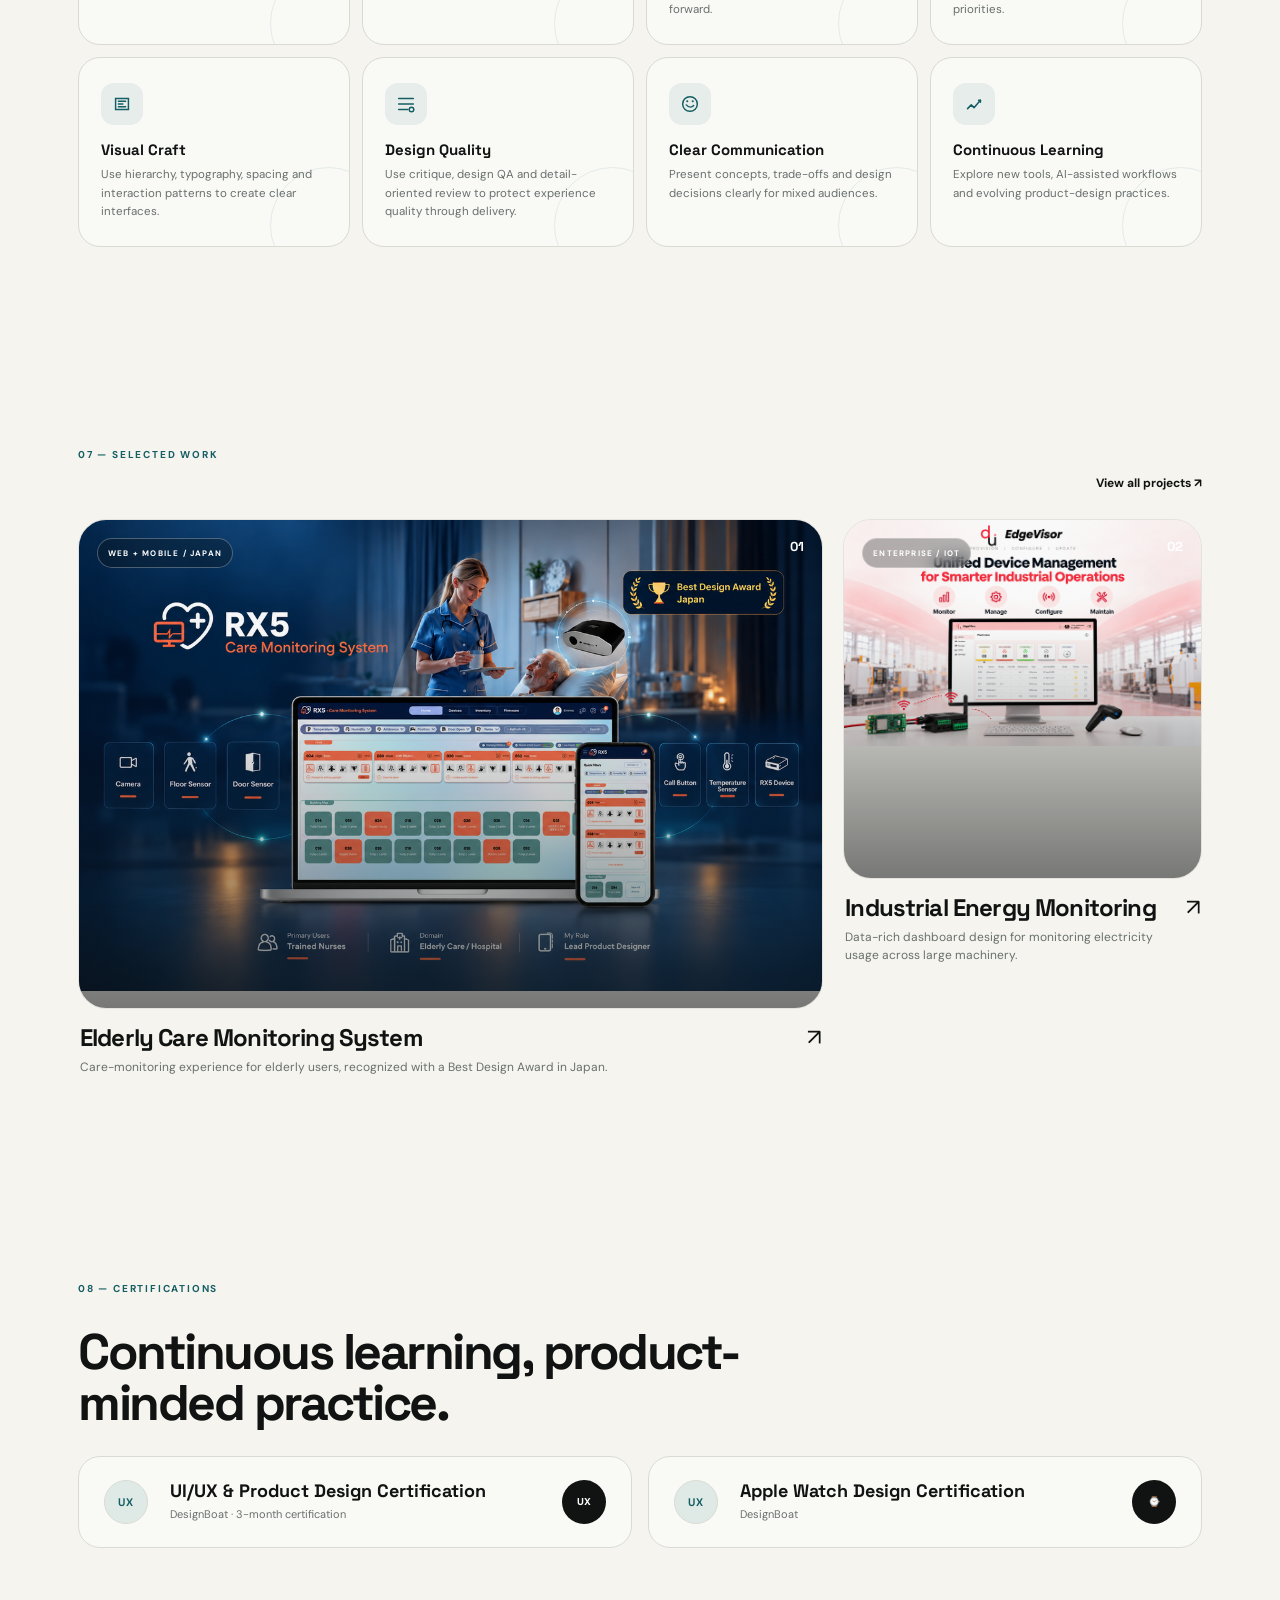
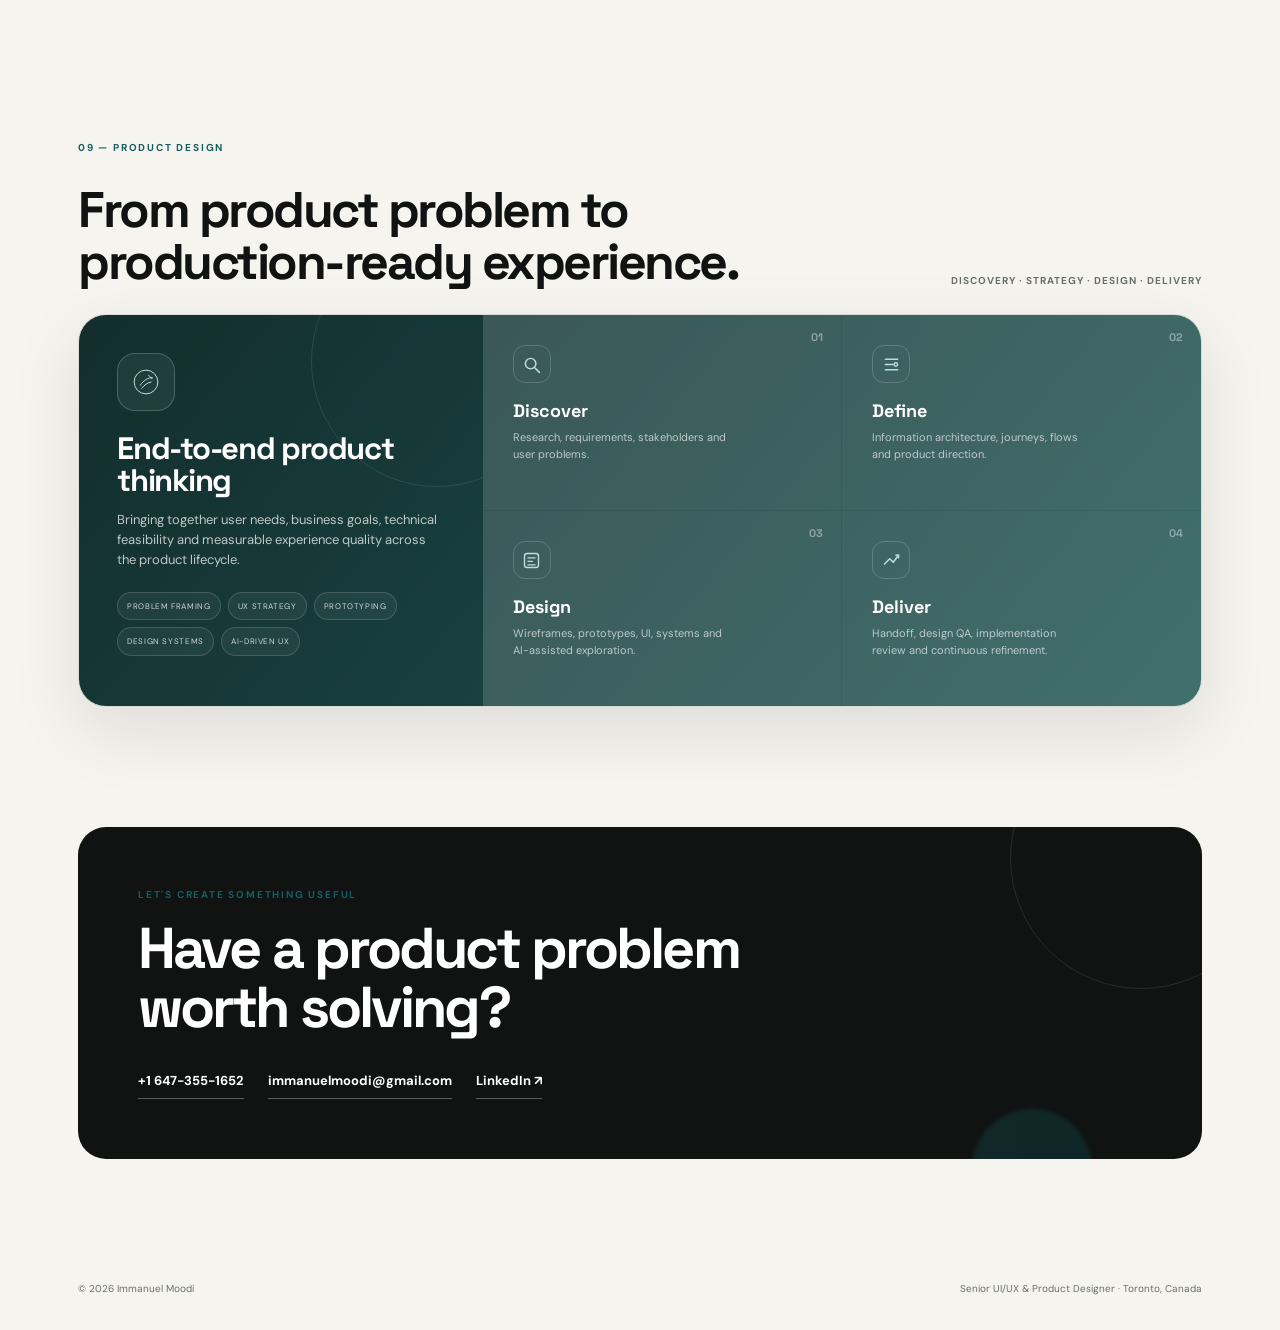
<file: old_index.html>
<!DOCTYPE html>

<html lang="en">
<head>
<meta charset="utf-8"/>
<meta name="robots" content="noindex, nofollow, noarchive, nosnippet, noimageindex"/>
<meta content="width=device-width, initial-scale=1.0" name="viewport"/>
<meta content="Immanuel Moodi — Senior UI/UX &amp; Product Designer portfolio." name="description"/>
<title>Immanuel Moodi — Senior UI/UX &amp; Product Designer</title>
<link href="style.css" rel="stylesheet"/>
</head>
<body>
<!-- Welcome / About Modal -->
<div aria-labelledby="welcomeTitle" aria-modal="true" class="welcome-modal" id="welcomeModal" role="dialog">
<div class="welcome-backdrop" data-close-welcome=""></div>
<section class="welcome-card" role="document">
<button aria-label="Close introduction" class="welcome-close" data-close-welcome="" type="button">×</button>
<div class="welcome-visual">
<div class="welcome-orbit orbit-a"></div>
<div class="welcome-orbit orbit-b"></div>
<div class="welcome-photo">
<img alt="Immanuel Moodi" onerror="this.style.display='none'; this.nextElementSibling.style.display='grid';" src="assets/intropic.jpg"/>
<span class="welcome-initials">IM</span>
</div>
<span class="welcome-badge badge-one">11+ YEARS</span>
<span class="welcome-badge badge-two">PRODUCT DESIGN</span>
</div>
<div class="welcome-content">
<p class="eyebrow">WELCOME — NICE TO MEET YOU</p>
<h2 id="welcomeTitle">Immanuel Moodi</h2>
<h3>Senior UI/UX &amp; Product Designer</h3>
<p>I design user-centered, AI-driven digital products and enterprise experiences, combining product thinking, UX strategy and strong visual craft.</p>
<div class="welcome-meta">
<span><b>🇨🇦</b> Authorized to work in Canada</span>
<span><b>⌖</b> Etobicoke, Toronto, Canada</span>
</div>
</div>
</section>
</div>
<div aria-hidden="true" class="cursor-glow"></div>
<div class="site-shell">
<header class="nav">
<a class="brand" href="index.html"><span class="brand-mark">IM</span><span>IMMANUEL MOODI</span></a>
<nav aria-label="Primary navigation" class="menu">
<a class="active" href="index.html">Home</a>
<a href="projects.html">Projects</a>
</nav>
<a class="nav-cta" href="#contact">Let's talk <span>↗</span></a>
</header>
<main>
<section class="hero">
<div class="hero-decor decor-dot"></div>
<div class="hero-decor decor-ring"></div>
<div class="hero-decor decor-pill">DESIGN • THINK • BUILD</div>
<div class="reveal hero-copy">
<p class="eyebrow">SENIOR UI/UX &amp; PRODUCT DESIGNER · 11+ YEARS</p>
<h1>Designing digital products people <em>understand,</em> use and remember.</h1>
<p class="hero-text">Creating user-centered, AI-driven experiences across web, mobile and enterprise products—turning complex business requirements into simple, scalable and engaging product experiences.</p>
<div class="hero-actions">
<a class="button dark" href="projects.html">View selected work <span>↗</span></a>
<!-- Replace the placeholder URL below with your external graphic-design portfolio. -->
<a class="button accent" href="https://nelsonimmanuel9.wixsite.com/portfolio" rel="noopener" target="_blank">View Previous Graphic Design Portfolio <span>↗</span></a>
<a class="button light" href="#about">About me</a>
</div>
<div aria-label="Work authorization and location" class="hero-status">
<span><b>🇨🇦</b> Authorized to work in Canada</span>
<span><b>⌖</b> Etobicoke, Toronto, Canada</span>
</div>
<div class="hero-meta">
<span>Figma · AI · Product Thinking</span><span>UX · Product · Enterprise</span>
</div>
</div>
<div aria-hidden="true" class="hero-visual reveal delay-2">
<div class="orbit orbit-outer"></div>
<div class="orbit orbit-inner"></div>
<div class="orb orb-a"></div><div class="orb orb-b"></div><div class="orb orb-c"></div>
<div class="core"><div><strong>11+</strong><span>YEARS<br/>DESIGNING</span></div></div>
<div class="core-badge">PRODUCT · UX · UI · AI</div>
</div>
</section>
<div aria-label="Core capabilities" class="ticker">
<span>PRODUCT DESIGN</span><span>UI / UX</span><span>AI-DRIVEN DESIGN</span><span>DESIGN SYSTEMS</span><span>PROTOTYPING</span><span>PRODUCT THINKING</span>
</div>
<section class="section" id="about">
<div class="section-label">01 — ABOUT ME</div>
<div class="about-grid">
<div class="about-visual reveal">
<div class="portrait-frame">
<!-- Add your real headshot at assets/profile.jpg to replace the placeholder. -->
<img alt="Immanuel Moodi professional portrait" class="profile-photo" onerror="this.style.display='none'; this.nextElementSibling.style.display='grid';" src="assets/profile.png"/>
<div class="portrait-placeholder" style="display:grid"><strong>IM</strong><span>ADD YOUR PHOTO</span></div>
<div class="portrait-overlay">SENIOR PRODUCT DESIGNER</div>
</div>
</div>
<div class="about-copy reveal delay-1">
<p class="eyebrow">PRODUCT-MINDED DESIGNER</p>
<h2>From problem definition to development handoff.</h2>
<p>I combine UX strategy, product thinking, interaction design and visual craft to solve complex problems across web, mobile, enterprise, IoT and AI-driven experiences. I work closely with product, business and engineering teams to turn requirements into clear, scalable and build-ready products.</p>
<ul class="about-highlights">
<li>Turn user research and business needs into intuitive digital products.</li>
<li>Design user journeys, wireframes, prototypes and scalable design systems.</li>
<li>Bring experience across AI, IoT, Big Data and enterprise dashboards.</li>
<li>Complement product design with front-end development and website delivery.</li>
<li>Support digital growth through SEO, paid ads and social media campaigns.</li>
</ul>
<div class="stats"><div><strong>11+</strong><span>Years experience</span></div><div><strong>10</strong><span>Years at Celstream</span></div><div><strong>3</strong><span>Global recognitions</span></div></div>
</div>
</div>
</section><section class="section">
<div class="section-head">
<div><div class="section-label">02 — CAPABILITIES</div><h2 class="section-title">Design depth backed by technical and digital breadth.</h2></div>
</div>
<div class="cap-grid cap-grid-final">
<article class="cap-card reveal"><div class="cap-icon"><svg viewbox="0 0 24 24"><path d="M4 6h16M4 12h10M4 18h16" stroke="currentColor" stroke-linecap="round" stroke-width="1.7"></path><circle cx="17" cy="12" fill="none" r="2" stroke="currentColor" stroke-width="1.5"></circle></svg></div><h3>UX &amp; PRODUCT</h3><p>UX strategy, user research, user flows, information architecture, journey mapping, usability, product thinking and problem solving.</p></article>
<article class="cap-card reveal delay-1"><div class="cap-icon"><svg viewbox="0 0 24 24"><rect fill="none" height="13" rx="2" stroke="currentColor" stroke-width="1.6" width="16" x="4" y="5"></rect><path d="M8 9h8M8 13h5" stroke="currentColor" stroke-linecap="round" stroke-width="1.6"></path></svg></div><h3>INTERACTION &amp; UI</h3><p>Interaction design, wireframing, high-fidelity UI design, prototyping, responsive design, microinteractions and visual design.</p></article>
<article class="cap-card reveal delay-2"><div class="cap-icon"><svg viewbox="0 0 24 24"><rect fill="none" height="14" rx="3" stroke="currentColor" stroke-width="1.6" width="14" x="5" y="5"></rect><rect fill="none" height="4" stroke="currentColor" stroke-width="1.4" width="4" x="8" y="8"></rect><rect fill="none" height="3" stroke="currentColor" stroke-width="1.4" width="3" x="14" y="8"></rect><rect fill="none" height="3" stroke="currentColor" stroke-width="1.4" width="9" x="8" y="14"></rect></svg></div><h3>SYSTEMS &amp; DELIVERY</h3><p>Design systems, components, UI patterns, specifications, developer handoff, design documentation and design QA.</p></article>
<article class="cap-card reveal delay-3"><div class="cap-icon"><svg viewbox="0 0 24 24"><circle cx="8" cy="9" fill="none" r="3" stroke="currentColor" stroke-width="1.6"></circle><circle cx="16" cy="9" fill="none" r="3" stroke="currentColor" stroke-width="1.6"></circle><path d="M3.8 19c.7-3.2 2.1-4.8 4.2-4.8s3.5 1.6 4.2 4.8M11.8 19c.7-3.2 2.1-4.8 4.2-4.8s3.5 1.6 4.2 4.8" fill="none" stroke="currentColor" stroke-linecap="round" stroke-width="1.6"></path></svg></div><h3>COLLABORATION</h3><p>Business collaboration, engineering partnership, stakeholder management and cross-functional teamwork.</p></article>
<article class="cap-card reveal"><div class="cap-icon"><svg viewbox="0 0 24 24"><path d="M5 18V8l7-4 7 4v10l-7 4-7-4Z" fill="none" stroke="currentColor" stroke-width="1.6"></path><path d="M5 8l7 4 7-4M12 12v10" fill="none" stroke="currentColor" stroke-width="1.6"></path></svg></div><h3>DOMAINS</h3><p>Enterprise software, IoT &amp; connected devices, dashboards, data visualization, web platforms and business applications.</p></article>
<article class="cap-card reveal delay-1"><div class="cap-icon"><svg viewbox="0 0 24 24"><path d="M5 7h14M7 4v16M17 4v16M5 17h14" fill="none" stroke="currentColor" stroke-linecap="round" stroke-width="1.6"></path><circle cx="7" cy="7" fill="none" r="2" stroke="currentColor" stroke-width="1.5"></circle><circle cx="17" cy="17" fill="none" r="2" stroke="currentColor" stroke-width="1.5"></circle></svg></div><h3>DESIGN TOOLS</h3><p>Figma, Figma AI, Adobe Photoshop, Adobe Illustrator, Adobe XD, Adobe Acrobat, CorelDRAW, Framer and Miro.</p></article>
<article class="cap-card reveal delay-2"><div class="cap-icon"><svg viewbox="0 0 24 24"><path d="M4 5h16v14H4z" fill="none" stroke="currentColor" stroke-width="1.6"></path><path d="M4 9h16M8 13h3M8 16h6" stroke="currentColor" stroke-linecap="round" stroke-width="1.5"></path></svg></div><h3>WEB &amp; DIGITAL</h3><p>WordPress, HTML &amp; CSS, Bootstrap, Joomla and basic JavaScript for responsive web experiences.</p></article>
<article class="cap-card reveal delay-3"><div class="cap-icon"><svg viewbox="0 0 24 24"><path d="M4 18l4-5 4 3 5-8 3 3" fill="none" stroke="currentColor" stroke-linecap="round" stroke-linejoin="round" stroke-width="1.7"></path><path d="M4 20h16" stroke="currentColor" stroke-linecap="round" stroke-width="1.6"></path></svg></div><h3>DIGITAL MARKETING</h3><p>Google Ads, LinkedIn Ads, Meta/Facebook Ads, social media management, digital campaigns and SEO.</p></article>
<article class="cap-card reveal"><div class="cap-icon"><svg viewbox="0 0 24 24"><path d="M5 17V7h14v10H5Z" fill="none" stroke="currentColor" stroke-width="1.6"></path><path d="M8 10h8M8 13h5" stroke="currentColor" stroke-linecap="round" stroke-width="1.5"></path><path d="M9 20h6" stroke="currentColor" stroke-linecap="round" stroke-width="1.6"></path></svg></div><h3>GRAPHIC &amp; BRAND</h3><p>Logo &amp; branding, business collateral, case studies, white papers, packaging and social media graphics.</p></article>
</div>
</section><section class="section expertise-strip" id="additional-expertise">
<div class="section-head">
<div><div class="section-label">03 — ADDITIONAL EXPERTISE</div><h2 class="section-title">Beyond product design, I help bring digital experiences to life.</h2></div>
<p class="expertise-intro">A multidisciplinary skill set spanning growth, creative communication and front-end delivery.</p>
</div>
<div class="expertise-grid">
<article class="expertise-card"><span class="expertise-number">01</span><div><h3>Digital Marketing</h3><p>SEO, Google Ads, Meta/Facebook Ads, social media management, campaign planning and digital advertising creatives.</p><a class="text-link" href="projects.html?category=marketing">Explore marketing work ↗</a></div></article>
<article class="expertise-card"><span class="expertise-number">02</span><div><h3>Website Design &amp; Development</h3><p>Responsive websites and landing pages using HTML, CSS, Bootstrap, WordPress and Joomla, plus website updates and maintenance.</p><a class="text-link" href="projects.html?category=web">Explore web projects ↗</a></div></article>
<article class="expertise-card"><span class="expertise-number">03</span><div><h3>Graphic Design &amp; Branding</h3><p>Brand identity, logos, business collateral, brochures, posters, social graphics and campaign visuals for digital and print.</p><a class="text-link" href="projects.html?category=graphic">Explore graphic design ↗</a></div></article>
</div>
</section><section class="section toolkit-section">
<div class="toolkit-wrap reveal">
<div class="toolkit-intro"><div class="section-label">04 — DESIGN TOOLKIT</div><h3>Tools I use to move from idea to interface.</h3><p>A focused toolkit for interface design, wireframing, prototyping and visual communication.</p></div>
<div class="tool-pills">
<span class="tool-pill">Figma</span><span class="tool-pill">Figma AI</span><span class="tool-pill">FigJam</span><span class="tool-pill">Balsamiq</span><span class="tool-pill">Adobe Photoshop</span><span class="tool-pill">Adobe Illustrator</span><span class="tool-pill">Adobe XD</span><span class="tool-pill">Adobe Acrobat</span><span class="tool-pill">CorelDRAW</span><span class="tool-pill">Framer</span><span class="tool-pill">Miro</span>
</div>
</div>
</section>
<section class="section recognition-section">
<div class="section-head">
<div><div class="section-label">05 — GLOBAL RECOGNITION</div><h2 class="section-title">Work that earned recognition across markets.</h2></div>
<div class="recognition-note">Japan · United States · Germany</div>
</div>
<div class="recognition-grid">
<article class="recognition-card featured-recognize reveal">
<div class="recognition-thumb"><img alt="Elderly Care Monitoring System thumbnail" src="assets/thumbs/rx5_small.png"/></div>
<span class="recognition-number">01</span><span class="recognition-country">JAPAN</span>
<div class="recognition-icon">★</div>
<h3>Best Design Award</h3>
<p>Designed a web and mobile care-monitoring experience for elderly patients, recognized by the Japanese client for its usability, simplicity, and overall design quality.</p>
<a href="projects.html#elderly-care-monitoring">View project ↗</a>
</article>
<article class="recognition-card reveal delay-1">
<span class="recognition-number">02</span><span class="recognition-country">USA</span>
<div class="recognition-icon">✦</div>
<h3>Innovation &amp; Cost-Efficiency</h3>
<p>Developed a complete WordPress e-commerce website for digital e-books using free plugins, integrating product showcases, add-to-cart functionality, payment processing, and checkout without additional investment in premium plugins.</p>
<span class="recognition-country">Recognized Project↗</span>
</article>
<article class="recognition-card reveal delay-2">
<div class="recognition-thumb"><img alt="Industrial Energy Monitoring thumbnail" src="assets/thumbs/edgevisor_small.png"/></div>
<span class="recognition-number">03</span><span class="recognition-country">GERMANY</span>
<div class="recognition-icon">◆</div>
<h3>Best UI Design Recognition</h3>
<p>Clean industrial monitoring experience that made complex electricity usage across large machinery easier to understand.</p>
<a href="projects.html#industrial-energy-monitoring">View project ↗</a>
</article>
</div>
</section>
<section class="section competencies-section">
<div class="section-head">
<div><div class="section-label">06 — CORE COMPETENCIES</div><h2 class="section-title">How I approach product problems, people and delivery.</h2></div>
</div>
<div class="competency-grid">
<article class="competency-card reveal"><div class="competency-icon"><svg viewbox="0 0 24 24"><circle cx="12" cy="8" fill="none" r="3" stroke="currentColor" stroke-width="1.6"></circle><path d="M5 19c.8-3.7 3.2-5.5 7-5.5s6.2 1.8 7 5.5" fill="none" stroke="currentColor" stroke-linecap="round" stroke-width="1.6"></path></svg></div><h3>User-Centered Thinking</h3><p>Start with real user needs, behaviors and workflows to shape useful experiences.</p></article>
<article class="competency-card reveal delay-1"><div class="competency-icon"><svg viewbox="0 0 24 24"><path d="M4 17l5-6 4 4 7-9" fill="none" stroke="currentColor" stroke-linecap="round" stroke-linejoin="round" stroke-width="1.7"></path><path d="M4 20h16" stroke="currentColor" stroke-linecap="round" stroke-width="1.6"></path></svg></div><h3>Problem Solving</h3><p>Break complex requirements into clear, practical and scalable product solutions.</p></article>
<article class="competency-card reveal delay-2"><div class="competency-icon"><svg viewbox="0 0 24 24"><circle cx="8" cy="9" fill="none" r="2.5" stroke="currentColor" stroke-width="1.6"></circle><circle cx="16" cy="9" fill="none" r="2.5" stroke="currentColor" stroke-width="1.6"></circle><path d="M4 18c.7-2.8 2.1-4.2 4-4.2s3.3 1.4 4 4.2M12 18c.7-2.8 2.1-4.2 4-4.2s3.3 1.4 4 4.2" fill="none" stroke="currentColor" stroke-linecap="round" stroke-width="1.5"></path></svg></div><h3>Team Collaboration</h3><p>Partner with product, business, engineering and QA teams to move ideas forward.</p></article>
<article class="competency-card reveal delay-3"><div class="competency-icon"><svg viewbox="0 0 24 24"><path d="M6 19V8M6 8l4-3 4 3 4-2v11" fill="none" stroke="currentColor" stroke-linecap="round" stroke-linejoin="round" stroke-width="1.6"></path><path d="M8 14h8" stroke="currentColor" stroke-linecap="round" stroke-width="1.5"></path></svg></div><h3>Product Thinking</h3><p>Balance user value, business goals, technical feasibility and product priorities.</p></article>
<article class="competency-card reveal"><div class="competency-icon"><svg viewbox="0 0 24 24"><path d="M5 18V6h14v12H5Z" fill="none" stroke="currentColor" stroke-width="1.6"></path><path d="M8 9h8M8 12h5M8 15h8" stroke="currentColor" stroke-linecap="round" stroke-width="1.5"></path></svg></div><h3>Visual Craft</h3><p>Use hierarchy, typography, spacing and interaction patterns to create clear interfaces.</p></article>
<article class="competency-card reveal delay-1"><div class="competency-icon"><svg viewbox="0 0 24 24"><path d="M4 6h16M4 12h16M4 18h10" stroke="currentColor" stroke-linecap="round" stroke-width="1.6"></path><circle cx="18" cy="18" fill="none" r="2.5" stroke="currentColor" stroke-width="1.6"></circle></svg></div><h3>Design Quality</h3><p>Use critique, design QA and detail-oriented review to protect experience quality through delivery.</p></article>
<article class="competency-card reveal delay-2"><div class="competency-icon"><svg viewbox="0 0 24 24"><circle cx="12" cy="12" fill="none" r="8" stroke="currentColor" stroke-width="1.6"></circle><path d="M8 13c1.2 1.6 2.7 2.4 4.5 2.4 1.5 0 2.6-.6 3.5-1.7" fill="none" stroke="currentColor" stroke-linecap="round" stroke-width="1.6"></path><path d="M9 9h.01M15 9h.01" stroke="currentColor" stroke-linecap="round" stroke-width="2.3"></path></svg></div><h3>Clear Communication</h3><p>Present concepts, trade-offs and design decisions clearly for mixed audiences.</p></article>
<article class="competency-card reveal delay-3"><div class="competency-icon"><svg viewbox="0 0 24 24"><path d="M5 17l4-4 3 3 7-8" fill="none" stroke="currentColor" stroke-linecap="round" stroke-linejoin="round" stroke-width="1.7"></path><path d="M17 8h2v2" fill="none" stroke="currentColor" stroke-linecap="round" stroke-linejoin="round" stroke-width="1.7"></path></svg></div><h3>Continuous Learning</h3><p>Explore new tools, AI-assisted workflows and evolving product-design practices.</p></article>
</div>
</section>
<section class="section">
<div class="section-head"><div class="section-label">07 — SELECTED WORK</div><a class="text-link" href="projects.html">View all projects ↗</a></div>
<div class="featured-grid">
<a class="work-card large reveal" href="projects.html#elderly-care-monitoring"><div class="work-art"><img alt="Elderly Care Monitoring System" src="assets/thumbs/elderly-care-monitoring.png"/><div class="work-overlay"></div><div class="work-badge">WEB + MOBILE / JAPAN</div><div class="work-index">01</div></div><div class="work-copy"><div><h3>Elderly Care Monitoring System</h3><p>Care-monitoring experience for elderly users, recognized with a Best Design Award in Japan.</p></div><span class="work-arrow">↗</span></div></a>
<a class="work-card reveal delay-1" href="projects.html#industrial-energy-monitoring"><div class="work-art"><img alt="Industrial Energy Monitoring" src="assets/thumbs/industrial-energy-monitoring.png"/><div class="work-overlay"></div><div class="work-badge">ENTERPRISE / IOT</div><div class="work-index">02</div></div><div class="work-copy"><div><h3>Industrial Energy Monitoring</h3><p>Data-rich dashboard design for monitoring electricity usage across large machinery.</p></div><span class="work-arrow">↗</span></div></a>
</div>
</section>
<section class="section certification-section">
<div class="section-head">
<div><div class="section-label">08 — CERTIFICATIONS</div><h2 class="section-title">Continuous learning, product-minded practice.</h2></div>
</div>
<div class="cert-grid">
<article class="cert-card reveal"><div class="cert-seal">UX</div><div><h3>UI/UX &amp; Product Design Certification</h3><p>DesignBoat · 3-month certification</p></div><span class="cert-mark">UX</span></article>
<article class="cert-card reveal delay-1"><div class="cert-seal">UX</div><div><h3>Apple Watch Design Certification</h3><p>DesignBoat</p></div><span class="cert-mark">⌚</span></article>
</div>
</section>
<section class="section product-design-highlight">
<div class="section-head">
<div>
<div class="section-label">09 — PRODUCT DESIGN</div>
<h2 class="section-title">From product problem to production-ready experience.</h2>
</div>
<div class="recognition-note">Discovery · Strategy · Design · Delivery</div>
</div>
<div class="product-design-panel">
<div class="product-design-intro">
<div class="product-icon-shell">
<svg aria-hidden="true" viewbox="0 0 48 48"><circle cx="24" cy="24" fill="none" r="19" stroke="currentColor" stroke-width="1.6"></circle><path d="M15 29c5-8 13-12 19-12M17 34c5-6 10-9 15-10M28 13l6 6" fill="none" stroke="currentColor" stroke-linecap="round" stroke-width="1.6"></path></svg>
</div>
<h3>End-to-end product thinking</h3>
<p>Bringing together user needs, business goals, technical feasibility and measurable experience quality across the product lifecycle.</p>
<div class="product-tags"><span>Problem framing</span><span>UX strategy</span><span>Prototyping</span><span>Design systems</span><span>AI-driven UX</span></div>
</div>
<div class="product-steps">
<article class="product-step reveal"><span class="step-number">01</span><div class="step-icon"><svg viewbox="0 0 24 24"><circle cx="11" cy="11" fill="none" r="6" stroke="currentColor" stroke-width="1.7"></circle><path d="M16 16l5 5" stroke="currentColor" stroke-linecap="round" stroke-width="1.7"></path></svg></div><h4>Discover</h4><p>Research, requirements, stakeholders and user problems.</p></article>
<article class="product-step reveal delay-1"><span class="step-number">02</span><div class="step-icon"><svg viewbox="0 0 24 24"><path d="M5 6h14M5 12h9M5 18h14" stroke="currentColor" stroke-linecap="round" stroke-width="1.7"></path><circle cx="17" cy="12" fill="none" r="2" stroke="currentColor" stroke-width="1.5"></circle></svg></div><h4>Define</h4><p>Information architecture, journeys, flows and product direction.</p></article>
<article class="product-step reveal delay-2"><span class="step-number">03</span><div class="step-icon"><svg viewbox="0 0 24 24"><rect fill="none" height="16" rx="3" stroke="currentColor" stroke-width="1.6" width="16" x="4" y="4"></rect><path d="M8 9h8M8 13h5M8 17h8" stroke="currentColor" stroke-linecap="round" stroke-width="1.6"></path></svg></div><h4>Design</h4><p>Wireframes, prototypes, UI, systems and AI-assisted exploration.</p></article>
<article class="product-step reveal delay-3"><span class="step-number">04</span><div class="step-icon"><svg viewbox="0 0 24 24"><path d="M4 16l6-6 4 4 6-8" fill="none" stroke="currentColor" stroke-linecap="round" stroke-linejoin="round" stroke-width="1.7"></path><path d="M17 6h3v3" fill="none" stroke="currentColor" stroke-linecap="round" stroke-width="1.7"></path></svg></div><h4>Deliver</h4><p>Handoff, design QA, implementation review and continuous refinement.</p></article>
</div>
</div>
</section>








<section class="contact-wrap" id="contact">
<div class="contact-card"><p class="eyebrow">LET'S CREATE SOMETHING USEFUL</p><h2>Have a product problem worth solving?</h2><div class="contact-links"><a href="tel:+16473551652">+1 647-355-1652</a><a href="mailto:immanuelmoodi@gmail.com">immanuelmoodi@gmail.com</a><a href="https://www.linkedin.com/in/immanuelmoodi" rel="noopener" target="_blank">LinkedIn ↗</a></div></div>
</section>
</main>

<footer class="footer"><span>© 2026 Immanuel Moodi</span><span>Senior UI/UX &amp; Product Designer · Toronto, Canada</span></footer>
</div>
<script>
(function(){
  const modal = document.getElementById('welcomeModal');
  if(!modal) return;

  const closeWelcome = () => {
    modal.classList.remove('is-open');
    document.body.classList.remove('modal-lock');
    try { sessionStorage.setItem('portfolioWelcomeSeen', '1'); } catch (e) {}
  };

  const openWelcome = () => {
    modal.classList.add('is-open');
    document.body.classList.add('modal-lock');
    const close = modal.querySelector('.welcome-close');
    if(close) setTimeout(() => close.focus(), 50);
  };

  modal.querySelectorAll('[data-close-welcome]').forEach(button => {
    button.addEventListener('click', closeWelcome);
  });

  document.addEventListener('keydown', event => {
    if(event.key === 'Escape' && modal.classList.contains('is-open')) closeWelcome();
  });

  let seen = false;
  try { seen = sessionStorage.getItem('portfolioWelcomeSeen') === '1'; } catch (e) {}
  if(!seen) window.requestAnimationFrame(openWelcome);
})();
</script>
<!-- Project Video Showcase -->
<div aria-hidden="true" aria-labelledby="videoModalTitle" aria-modal="true" class="modal-backdrop viewer-modal" id="videoModal" role="dialog">
<div class="viewer-panel modal-panel" role="document">
<button aria-label="Close project video" class="modal-close" data-close-modal="videoModal" type="button">×</button>
<div class="viewer-head">
<div>
<p class="eyebrow">PROJECT VIDEO SHOWCASE</p>
<h2 id="videoModalTitle">Elderly Care Monitoring System</h2>
<p class="viewer-description">A short preview of the web and mobile care-monitoring experience designed for an international client in Japan.</p>
</div>
<span class="viewer-meta">WEB + MOBILE · JAPAN</span>
</div>
<div class="viewer-video-wrap">
<video aria-label="Elderly Care Monitoring System project video" controls="" id="projectShowcaseVideo" playsinline="" poster="assets/thumbs/elderly-care-monitoring.png" preload="metadata">
<source src="assets/videos/elderly-care-monitoring-preview.mp4" type="video/mp4"/>
        Your browser does not support the video element.
      </video>
</div>
</div>
</div>
<script>
(function(){
  const reduce = window.matchMedia('(prefers-reduced-motion: reduce)').matches;
  const body = document.body;
  const videoModal = document.getElementById('videoModal');
  const video = document.getElementById('projectShowcaseVideo');

  function openVideo(){
    if(!videoModal) return;
    videoModal.classList.add('is-open');
    videoModal.setAttribute('aria-hidden','false');
    body.classList.add('modal-open');
    const close = videoModal.querySelector('.modal-close');
    if(close) setTimeout(() => close.focus(), 30);
    if(video){
      video.load();
      const playPromise = video.play();
      if(playPromise && playPromise.catch) playPromise.catch(() => {});
    }
  }

  function closeVideo(){
    if(!videoModal) return;
    videoModal.classList.remove('is-open');
    videoModal.setAttribute('aria-hidden','true');
    if(video){
      video.pause();
      video.currentTime = 0;
    }
    body.classList.remove('modal-open');
  }

  document.querySelectorAll('.video-showcase-button').forEach(button => {
    button.addEventListener('click', event => {
      event.preventDefault();
      openVideo();
    });
  });

  document.querySelectorAll('[data-close-modal="videoModal"]').forEach(button => {
    button.addEventListener('click', closeVideo);
  });

  if(videoModal){
    videoModal.addEventListener('click', event => {
      if(event.target === videoModal) closeVideo();
    });
  }

  document.addEventListener('keydown', event => {
    if(event.key === 'Escape' && videoModal && videoModal.classList.contains('is-open')) closeVideo();
  });

  const reveal = document.querySelectorAll('.reveal');
  if(!reduce && 'IntersectionObserver' in window){
    const io = new IntersectionObserver(entries => entries.forEach(entry => {
      if(entry.isIntersecting){
        entry.target.classList.add('is-visible');
        io.unobserve(entry.target);
      }
    }), {threshold:.12, rootMargin:'0px 0px -8% 0px'});
    reveal.forEach(el => { el.classList.remove('is-visible'); io.observe(el); });
  } else {
    reveal.forEach(el => el.classList.add('is-visible'));
  }

  const glow = document.querySelector('.cursor-glow');
  if(glow && window.matchMedia('(pointer:fine)').matches){
    window.addEventListener('pointermove', event => {
      glow.style.transform = `translate3d(${event.clientX-160}px,${event.clientY-160}px,0)`;
    }, {passive:true});
  }
})();
</script>
</body>
</html>
</file>
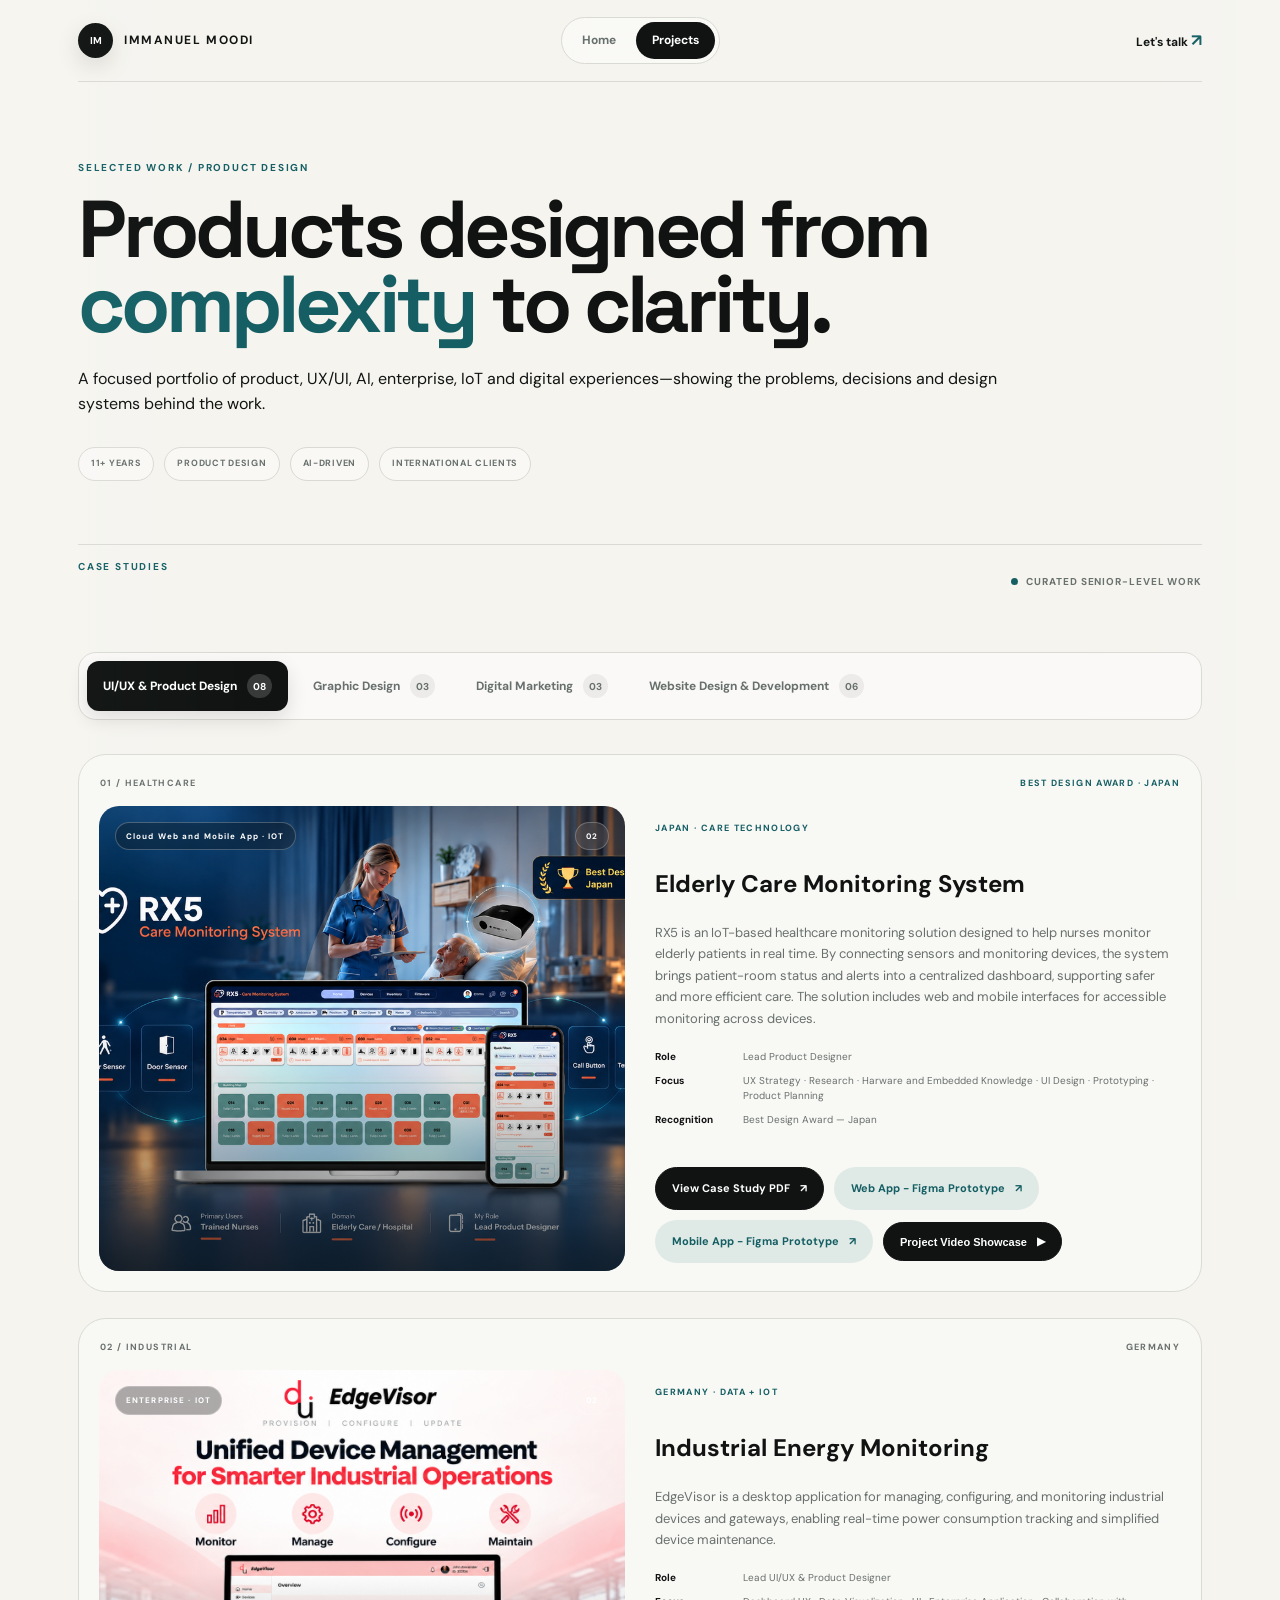
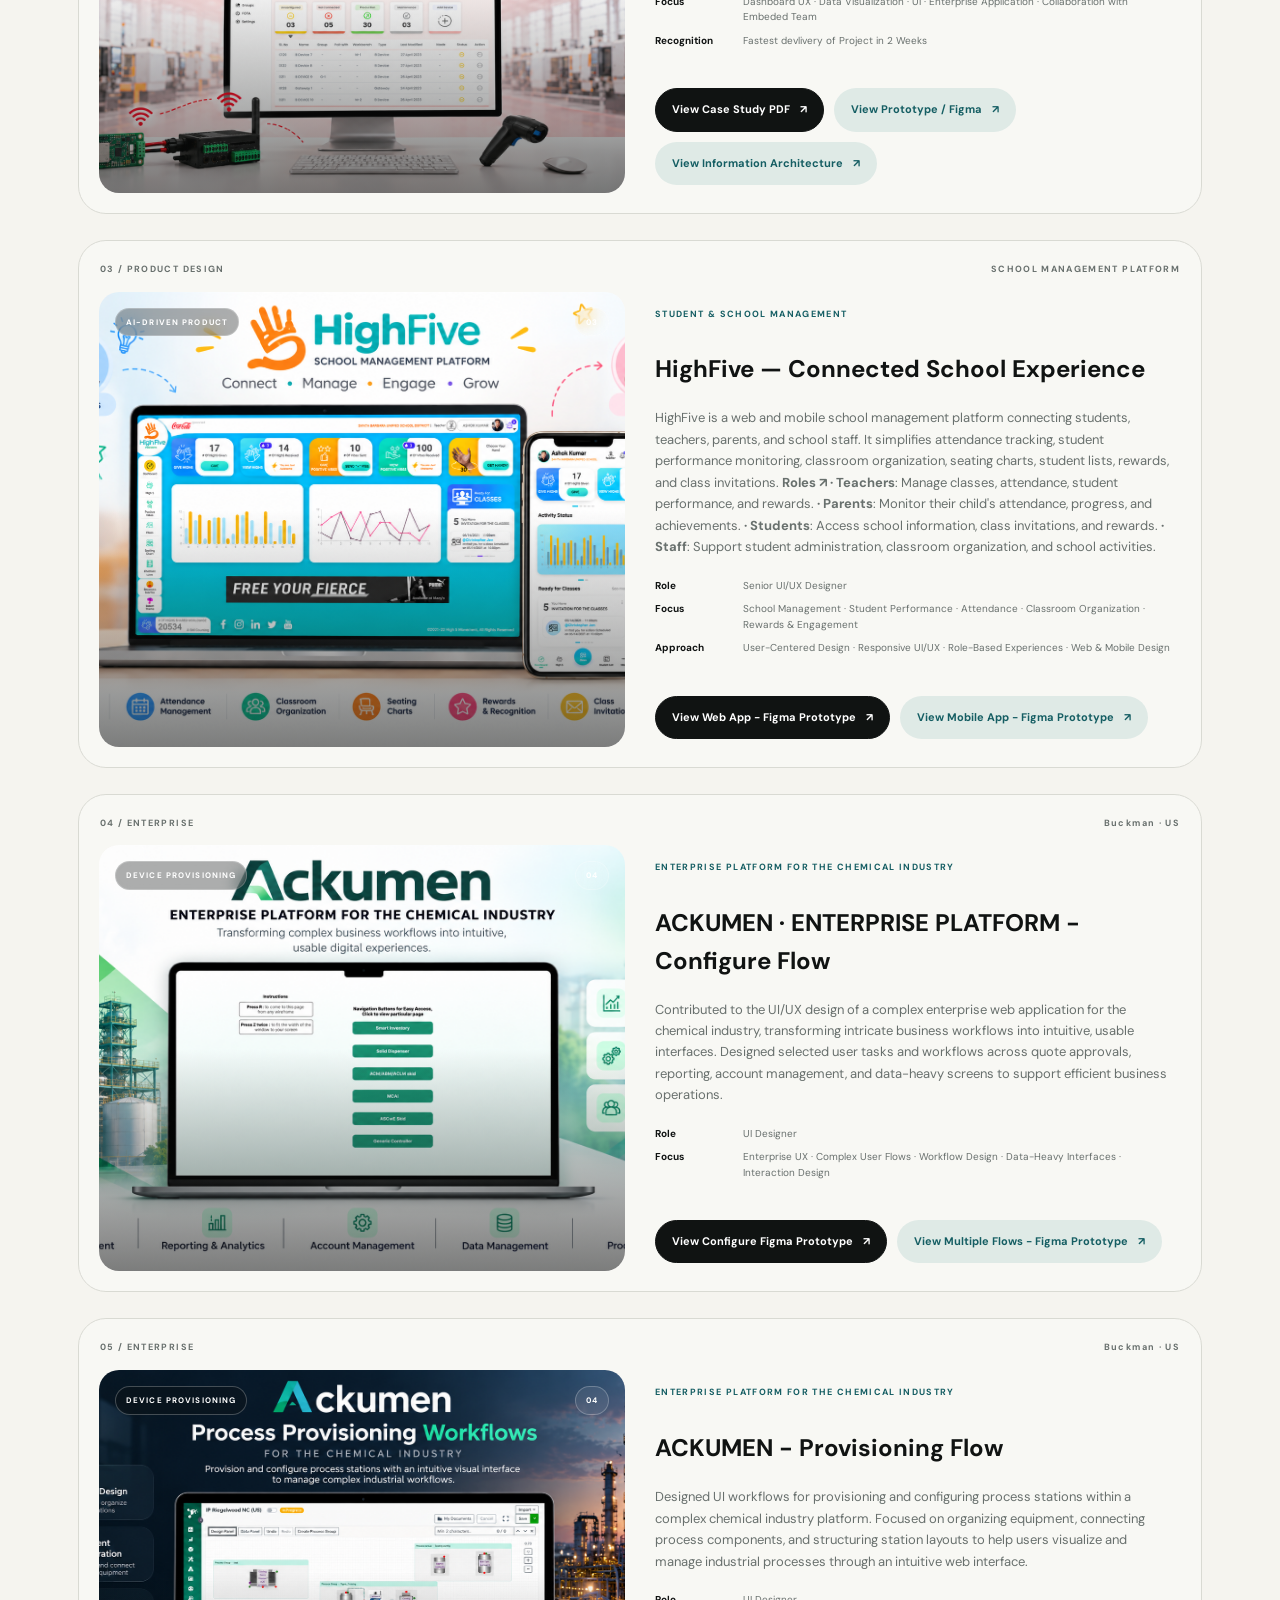
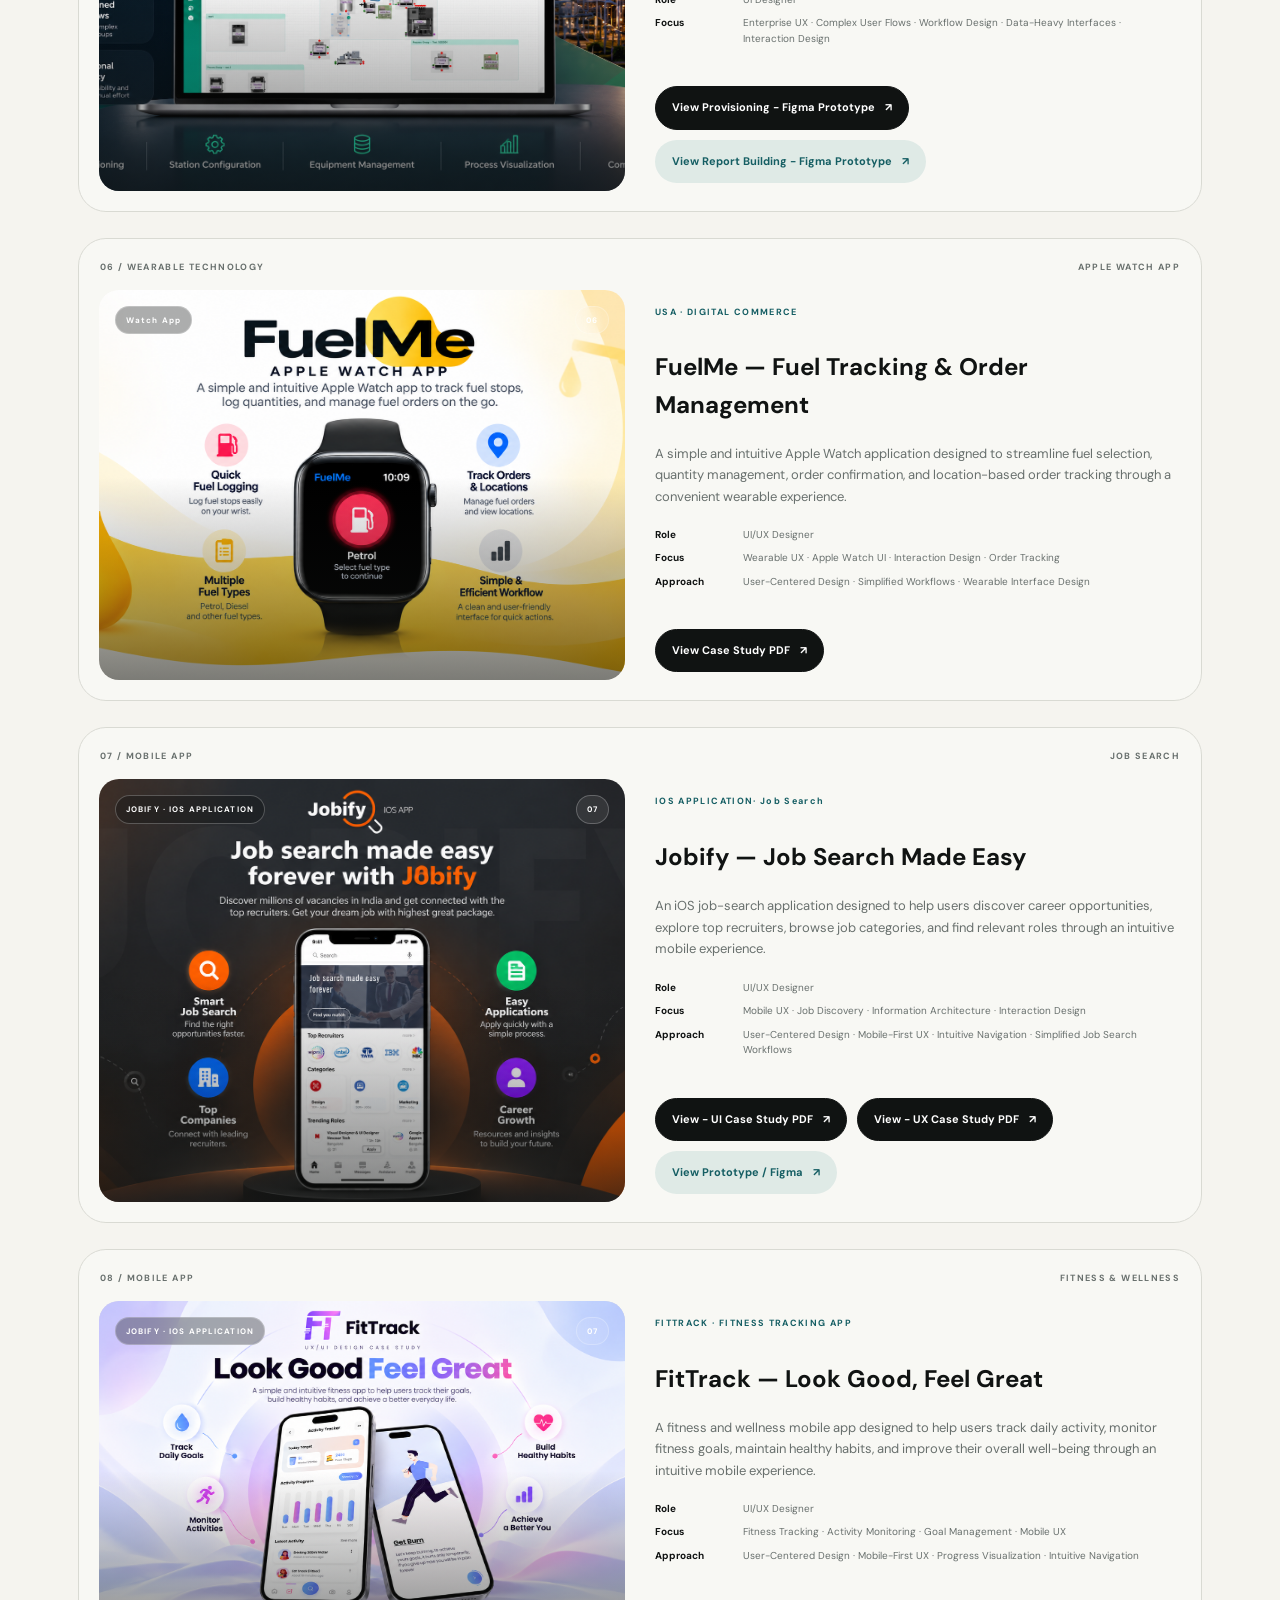
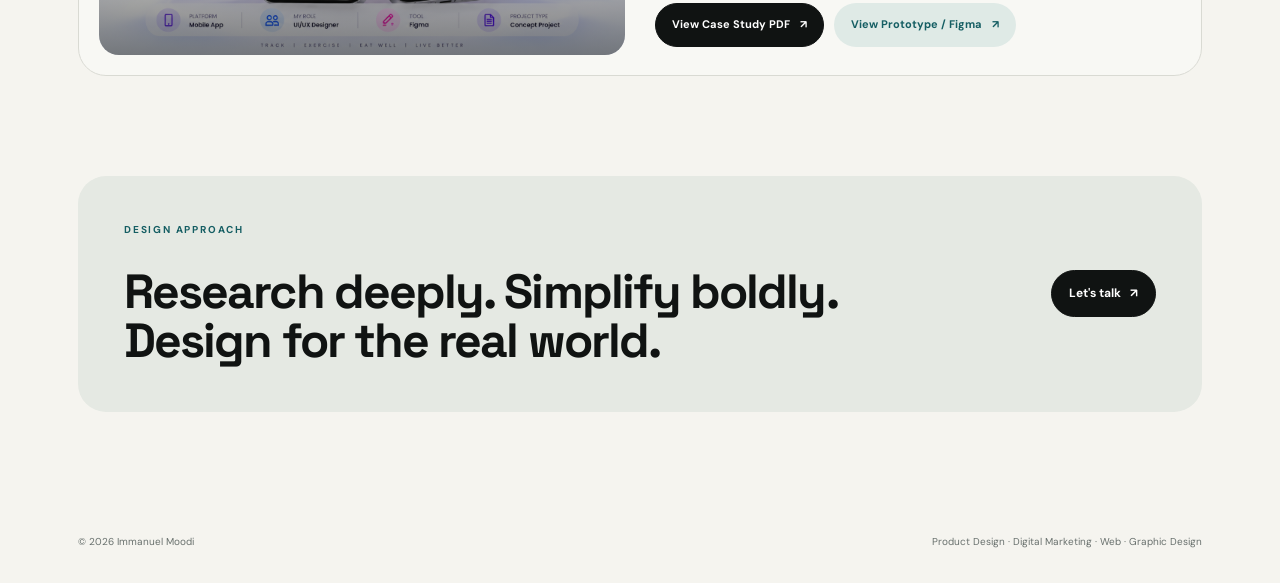
<file: old_projects.html>
<!DOCTYPE html>

<html lang="en">
<head>
<meta charset="utf-8"/>
<meta name="robots" content="noindex, nofollow, noarchive, nosnippet, noimageindex"/>
<meta content="width=device-width, initial-scale=1.0" name="viewport"/>
<meta content="UI/UX, product design, graphic design, digital marketing and website development work by Immanuel Moodi." name="description"/>
<title>Projects — Immanuel Moodi</title>
<link href="style.css" rel="stylesheet"/>
</head>
<body>
<div aria-hidden="true" class="cursor-glow"></div>
<div class="site-shell">
<header class="nav">
<a class="brand" href="index.html"><span class="brand-mark">IM</span><span>IMMANUEL MOODI</span></a>
<nav aria-label="Primary navigation" class="menu"><a href="index.html">Home</a><a class="active" href="projects.html">Projects</a></nav>
<a class="nav-cta" href="index.html#contact">Let's talk <span>↗</span></a>
</header>
<main>
<section class="page-hero reveal">
<p class="eyebrow">SELECTED WORK / PRODUCT DESIGN</p>
<h1>Products designed from <em>complexity</em> to clarity.</h1>
<p>A focused portfolio of product, UX/UI, AI, enterprise, IoT and digital experiences—showing the problems, decisions and design systems behind the work.</p>
<div class="project-intro-stats"><span class="project-pill">11+ YEARS</span><span class="project-pill">PRODUCT DESIGN</span><span class="project-pill">AI-DRIVEN</span><span class="project-pill">INTERNATIONAL CLIENTS</span></div>
</section>
<section class="projects-toolbar"><div class="section-label">CASE STUDIES</div><div class="toolbar-note"><span class="pulse-dot"></span> Curated senior-level work</div></section>
<nav aria-label="Project categories" class="project-tabs" role="tablist">
<button aria-selected="true" class="project-tab is-active" data-project-tab="uiux" role="tab" type="button">UI/UX &amp; Product Design <span>08</span></button>
<button aria-selected="false" class="project-tab" data-project-tab="graphic" role="tab" type="button">Graphic Design <span>03</span></button>
<button aria-selected="false" class="project-tab" data-project-tab="marketing" role="tab" type="button">Digital Marketing <span>03</span></button>
<button aria-selected="false" class="project-tab" data-project-tab="web" role="tab" type="button">Website Design &amp; Development <span>06</span></button>
</nav>
<section class="project-list project-panel is-active" data-project-panel="uiux" role="tabpanel">
<article class="project-card-row featured-project reveal" id="elderly-care-monitoring">
<div class="project-topline"><span>01 / HEALTHCARE</span><span>BEST DESIGN AWARD · JAPAN</span></div>
<div class="project-media"><img alt="Industrial Energy Monitoring project thumbnail" src="assets/thumbs/elderly-care-monitoring.png"/><div class="media-gradient"></div><div class="media-caption">Cloud Web and Mobile App · IOT</div><div class="media-index">02</div></div>
<!--  <div class="project-media project-media-video"><video autoplay muted loop playsinline preload="metadata" poster="assets/thumbs/elderly-care-monitoring.jpg" aria-label="Elderly Care Monitoring System project preview"><source src="assets/videos/elderly-care-monitoring-preview.mp4" type="video/mp4"></video><div class="media-gradient"></div><div class="media-caption">WEB + MOBILE · VIDEO</div><div class="media-index">01</div><span class="video-badge">LIVE PREVIEW</span></div> -->
<div class="project-info"><div class="project-kicker">JAPAN · CARE TECHNOLOGY</div><h2>Elderly Care Monitoring System</h2><p class="project-desc">RX5 is an IoT-based healthcare monitoring solution designed to help nurses monitor elderly patients in real time. By connecting sensors and monitoring devices, the system brings patient-room status and alerts into a centralized dashboard, supporting safer and more efficient care. The solution includes web and mobile interfaces for accessible monitoring across devices.</p>
<div class="project-facts"><div><b>Role</b><span>Lead Product Designer</span></div><div><b>Focus</b><span>UX Strategy · Research · Harware and Embedded Knowledge · UI Design · Prototyping · Product Planning </span></div><div><b>Recognition</b><span>Best Design Award — Japan</span></div></div><div class="project-actions"><a class="case-button" href="case-studies/RX5_Care_Monitoring_System_Product_Design_Case_Study.pdf" target="_blank">View Case Study PDF <span>↗</span></a>
<a aria-label="Open prototype for elderly care monitoring" class="case-button prototype-button" href="https://www.figma.com/proto/whfWFQ86jEyUuP6YQ5yJHz/V2.1---Rx5-Prototype?node-id=14075-8647&amp;p=f&amp;t=6IH3HzdSytYBBccV-1&amp;scaling=contain&amp;content-scaling=fixed&amp;page-id=0%3A1&amp;starting-point-node-id=14075%3A8647" rel="noopener" target="_blank">Web App - Figma Prototype<span>↗</span></a>
<a aria-label="Open prototype for elderly care monitoring" class="case-button prototype-button" href="https://www.figma.com/proto/RjQIv9w5oMspUSoU4ILU4v/Rx5---Mobile-App?node-id=4009-496&amp;p=f&amp;t=86hpDkIYDQdRZR1h-1&amp;scaling=scale-down&amp;content-scaling=fixed&amp;page-id=0%3A1" rel="noopener" target="_blank">Mobile App - Figma Prototype<span>↗</span></a>
<button class="case-button secondary video-showcase-button" type="button">Project Video Showcase <span>▶</span></button></div>
</div></article>
<article class="project-card-row reveal delay-1" id="industrial-energy-monitoring">
<div class="project-topline"><span>02 / INDUSTRIAL</span><span>GERMANY</span></div>
<div class="project-media"><img alt="Industrial Energy Monitoring project thumbnail" src="assets/thumbs/industrial-energy-monitoring.png"/><div class="media-gradient"></div><div class="media-caption">ENTERPRISE · IOT</div><div class="media-index">02</div></div>
<div class="project-info"><div class="project-kicker">GERMANY · DATA + IOT</div><h2>Industrial Energy Monitoring</h2><p class="project-desc">EdgeVisor is a desktop application for managing, configuring, and monitoring industrial devices and gateways, enabling real-time power consumption tracking and simplified device maintenance.</p>
<div class="project-facts"><div><b>Role</b><span>Lead UI/UX &amp; Product Designer</span></div><div><b>Focus</b><span>Dashboard UX · Data Visualization · UI · Enterprise Application · Collaboration with Embeded Team </span></div><div><b>Recognition</b><span>Fastest devlivery of Project in 2 Weeks </span></div></div>
<div class="project-actions"><a class="case-button" href="case-studies/EdgeVisor_Product_Design_Case_Study.pdf" target="_blank">View Case Study PDF <span>↗</span></a>
<a aria-label="Open prototype for industrial energy monitoring" class="case-button prototype-button" href="https://www.figma.com/proto/6En2GZ3cyPbMVZFhFja6Sh/DU-v1.3-11th-May-2023-Wireframes?node-id=801-2&amp;p=f&amp;viewport=556%2C225%2C0.07&amp;t=gUx2FyZowBz5InDS-1&amp;scaling=contain&amp;content-scaling=fixed&amp;starting-point-node-id=801%3A2&amp;page-id=0%3A1" rel="noopener" target="_blank">View Prototype / Figma <span>↗</span></a>
<a aria-label="Open prototype for industrial energy monitoring" class="case-button prototype-button" href="https://www.figma.com/board/WwSGjMm9c9OvZKwVEY7WAP/Add-Device?node-id=0-1&amp;t=2ixZO6Q9qIAs2AmX-1 " rel="noopener" target="_blank"> View Information Architecture  <span>↗</span></a>
</div></div>
</article>
<article class="project-card-row reveal delay-2" id="ai-information-tool">
<div class="project-topline"><span>03 / PRODUCT DESIGN</span><span>SCHOOL MANAGEMENT PLATFORM</span></div>
<div class="project-media"><img alt="AI-Driven Information Tool project thumbnail" src="assets/thumbs/highfive.png"/><div class="media-gradient"></div><div class="media-caption">AI-DRIVEN PRODUCT</div><div class="media-index">03</div></div>
<div class="project-info"><div class="project-kicker">STUDENT &amp; SCHOOL MANAGEMENT</div><h2>HighFive — Connected School Experience</h2>
<p class="project-desc">HighFive is a web and mobile school management platform connecting students, teachers, parents, and school staff. It simplifies attendance tracking, student performance monitoring, classroom organization, seating charts, student lists, rewards, and class invitations. 
<b>Roles <span>↗</span></b>
<b>· Teachers</b>: Manage classes, attendance, student performance, and rewards.
<b>· Parents</b>: Monitor their child's attendance, progress, and achievements.
<b>· Students</b>: Access school information, class invitations, and rewards.
<b>· Staff</b>: Support student administration, classroom organization, and school activities.</p>
<div class="project-facts"><div><b>Role</b><span>Senior UI/UX Designer</span></div><div><b>Focus</b><span>School Management · Student Performance · Attendance · Classroom Organization · Rewards &amp; Engagement</span></div><div><b>Approach</b><span>User-Centered Design · Responsive UI/UX · Role-Based Experiences · Web &amp; Mobile Design</span></div></div>
<div class="project-actions"><a class="case-button" href="https://www.figma.com/proto/OjzWIo0HIroh4NJ2nvlhIa/High-Five---Web-App?node-id=101-13&amp;p=f&amp;viewport=437%2C185%2C0.07&amp;t=jJp5EGaRQfNeLysU-1&amp;scaling=scale-down&amp;content-scaling=fixed&amp;starting-point-node-id=101%3A11565&amp;page-id=0%3A1" target="_blank">View Web App - Figma Prototype<span>↗</span></a><a aria-label="Open prototype for ai information tool" class="case-button prototype-button" href="https://www.figma.com/proto/4tEWsjzpD5vJroO9VB4nUf/HighFive---Mobile?node-id=101-1177&amp;p=f&amp;viewport=25%2C234%2C0.14&amp;t=odeYMwETG88c4Qtt-1&amp;scaling=scale-down&amp;content-scaling=fixed&amp;starting-point-node-id=101%3A1069&amp;page-id=0%3A1 " rel="noopener" target="_blank">View Mobile App - Figma Prototype<span>↗</span></a></div></div>
</article>
<article class="project-card-row reveal delay-3" id="dpm-connector">
<div class="project-topline"><span>04 / ENTERPRISE</span><span>Buckman · US</span></div>
<div class="project-media"><img alt="DPM Connector project thumbnail" src="assets/thumbs/Ackumen.png"/><div class="media-gradient"></div><div class="media-caption">DEVICE PROVISIONING</div><div class="media-index">04</div></div>
<div class="project-info"><div class="project-kicker">ENTERPRISE PLATFORM FOR THE CHEMICAL INDUSTRY</div><h2>ACKUMEN · ENTERPRISE PLATFORM - Configure Flow</h2><p class="project-desc">Contributed to the UI/UX design of a complex enterprise web application for the chemical industry, transforming intricate business workflows into intuitive, usable interfaces. Designed selected user tasks and workflows across quote approvals, reporting, account management, and data-heavy screens to support efficient business operations.</p>
<div class="project-facts"><div><b>Role</b><span>UI Designer</span></div><div><b>Focus</b><span>Enterprise UX · Complex User Flows · Workflow Design · Data-Heavy Interfaces · Interaction Design</span></div></div><div class="project-actions"><a class="case-button" href="https://www.figma.com/proto/fTtnahTUUZg6P91tD9s1TO/Provisioning-v2?node-id=2410-100&amp;page-id=0%3A1&amp;starting-point-node-id=2410%3A100&amp;scaling=scale-down&amp;content-scaling=fixed&amp;t=XrN4l6qrGbxLluGp-1" target="_blank">View Configure Figma Prototype<span>↗</span></a><a aria-label="Open prototype for dpm connector" class="case-button prototype-button" href="https://www.figma.com/proto/HeUAjAW6284pQmzdaDPQMm/Ackumen---Multiple-Flows?node-id=2001-30312&amp;p=f&amp;viewport=286%2C132%2C0.03&amp;t=DpC8KnBLjbenXiDM-1&amp;scaling=scale-down-width&amp;content-scaling=fixed&amp;page-id=0%3A1 " rel="noopener" target="_blank">View Multiple Flows - Figma Prototype <span>↗</span></a></div></div>
</article>
<article class="project-card-row reveal delay-3" id="dpm-connector">
<div class="project-topline"><span>05 / ENTERPRISE</span><span>Buckman · US </span></div>
<div class="project-media"><img alt="DPM Connector project thumbnail" src="assets/thumbs/ackumen-2.png"/><div class="media-gradient"></div><div class="media-caption">DEVICE PROVISIONING</div><div class="media-index">04</div></div>
<div class="project-info"><div class="project-kicker">ENTERPRISE PLATFORM FOR THE CHEMICAL INDUSTRY</div><h2>ACKUMEN - Provisioning Flow</h2><p class="project-desc">Designed UI workflows for provisioning and configuring process stations within a complex chemical industry platform. Focused on organizing equipment, connecting process components, and structuring station layouts to help users visualize and manage industrial processes through an intuitive web interface.</p>
<div class="project-facts"><div><b>Role</b><span>UI Designer</span></div><div><b>Focus</b><span>Enterprise UX · Complex User Flows · Workflow Design · Data-Heavy Interfaces · Interaction Design</span></div></div><div class="project-actions"><a class="case-button" href="https://www.figma.com/proto/ROqU0DzM8YWpTnRaebcxSM/New-Provisioning-Web---Mobile?node-id=360-230&amp;p=f&amp;viewport=-367%2C-1360%2C0.11&amp;t=C6ctuvqAzGtyzeUz-1&amp;scaling=scale-down&amp;content-scaling=fixed&amp;starting-point-node-id=360%3A230&amp;show-proto-sidebar=1&amp;page-id=0%3A1" target="_blank">View Provisioning - Figma Prototype<span>↗</span></a><a aria-label="Open prototype for dpm connector" class="case-button prototype-button" href="https://www.figma.com/proto/2rYPqCUd6XHgvaygOjr7MT/Buckman---Report-Building?node-id=1-140&amp;p=f&amp;viewport=-86%2C66%2C0.22&amp;t=TNLcQHWBZ5gOK6Pf-1&amp;scaling=min-zoom&amp;content-scaling=fixed&amp;page-id=0%3A1 " rel="noopener" target="_blank">View Report Building - Figma Prototype <span>↗</span></a></div></div>
</article>
<article class="project-card-row reveal delay-2" id="ebook-ecommerce">
<div class="project-topline"><span>06 / WEARABLE TECHNOLOGY</span><span>APPLE WATCH APP</span></div>
<div class="project-media"><img alt="E-Book E-Commerce project thumbnail" src="assets/thumbs/FuelMe.png"/><div class="media-gradient"></div><div class="media-caption">Watch App</div><div class="media-index">06</div></div>
<div class="project-info"><div class="project-kicker">USA · DIGITAL COMMERCE</div><h2>FuelMe — Fuel Tracking &amp; Order Management</h2><p class="project-desc">A simple and intuitive Apple Watch application designed to streamline fuel selection, quantity management, order confirmation, and location-based order tracking through a convenient wearable experience.</p><div class="project-facts"><div><b>Role</b><span>UI/UX Designer</span></div><div><b>Focus</b><span>Wearable UX · Apple Watch UI · Interaction Design · Order Tracking</span></div><div><b>Approach</b><span>User-Centered Design · Simplified Workflows · Wearable Interface Design</span></div></div>
<div class="project-actions"><a class="case-button" href="case-studies/fuel-me_apple_watch_app.pdf" target="_blank">View Case Study PDF <span>↗</span></a></div></div>
</article>
<article class="project-card-row reveal delay-3" id="salesstream-staffing">
<div class="project-topline"><span>07 / MOBILE APP</span><span>JOB SEARCH</span></div>
<div class="project-media"><img alt="SalesStream Staffing Manager project thumbnail" src="assets/thumbs/jobify.png"/><div class="media-gradient"></div><div class="media-caption">JOBIFY · IOS APPLICATION</div><div class="media-index">07</div></div>
<div class="project-info"><div class="project-kicker">IOS APPLICATION· Job Search</div><h2>Jobify — Job Search Made Easy</h2><p class="project-desc">An iOS job-search application designed to help users discover career opportunities, explore top recruiters, browse job categories, and find relevant roles through an intuitive mobile experience.</p><div class="project-facts">
<div><b>Role</b><span>UI/UX Designer</span></div><div><b>Focus</b><span>Mobile UX · Job Discovery · Information Architecture · Interaction Design</span></div> <div><b>Approach</b><span>User-Centered Design · Mobile-First UX · Intuitive Navigation · Simplified Job Search Workflows</span></div> </div>
<div class="project-actions"><a class="case-button" href="case-studies/jobify_ui-case_study.pdf" target="_blank">View - UI Case Study PDF <span>↗</span></a>
<a class="case-button" href="case-studies/Jobify -UX_Case_study.pdf" target="_blank">View - UX Case Study PDF <span>↗</span></a>
<a aria-label="Open prototype for salesstream staffing" class="case-button prototype-button" href="https://www.figma.com/proto/0oR2BfBCt7HuYZ4Rb7c52s/Jobify---IoS-App---Prototype?node-id=3-172&amp;page-id=0%3A1&amp;starting-point-node-id=3%3A172&amp;scaling=scale-down&amp;content-scaling=fixed&amp;t=94py05jDiuYsnVOI-1 " rel="noopener" target="_blank">View Prototype / Figma <span>↗</span></a></div></div>
</article>
<article class="project-card-row reveal delay-3" id="salesstream-staffing">
<div class="project-topline"><span>08 / MOBILE APP</span><span>FITNESS &amp; WELLNESS</span></div>
<div class="project-media"><img alt="SalesStream Staffing Manager project thumbnail" src="assets/thumbs/ft.png"/><div class="media-gradient"></div><div class="media-caption">JOBIFY · IOS APPLICATION</div><div class="media-index">07</div></div>
<div class="project-info"><div class="project-kicker">FITTRACK · FITNESS TRACKING APP</div><h2>FitTrack — Look Good, Feel Great</h2><p class="project-desc">A fitness and wellness mobile app designed to help users track daily activity, monitor fitness goals, maintain healthy habits, and improve their overall well-being through an intuitive mobile experience.</p><div class="project-facts">
<div><b>Role</b><span>UI/UX Designer</span></div><div><b>Focus</b><span>Fitness Tracking · Activity Monitoring · Goal Management · Mobile UX</span></div> <div><b>Approach</b><span>User-Centered Design · Mobile-First UX · Progress Visualization · Intuitive Navigation</span></div> </div>
<div class="project-actions"><a class="case-button" href="case-studies/FitTrack_Final_Portfolio_UI_UX_Case_Study.pdf" target="_blank">View Case Study PDF <span>↗</span></a>
<a class="case-button prototype-button" href="https://www.figma.com/proto/SUCfn0KXTnuSJ19JMenOWt/FitTrack-App---UI-Presentation?node-id=5-101&amp;viewport=130%2C114%2C0.19&amp;t=zIggI5Y3tHhPpGUO-1&amp;scaling=contain&amp;content-scaling=fixed&amp;starting-point-node-id=5%3A67&amp;page-id=0%3A1 " target="_blank">View Prototype / Figma <span>↗</span></a></div></div>
</article>
</section>
<section class="project-panel sample-panel" data-project-panel="graphic" hidden="" role="tabpanel">
<div class="skill-hero graphic-skill-hero">
<p class="eyebrow">BRANDING · VISUAL IDENTITY · CREATIVE COLLATERAL</p>
<h2>Graphic Design &amp; Brand Identity</h2>
<p>I build clear, consistent visual communication that helps brands present themselves with confidence across digital and print touchpoints. My work combines strong visual hierarchy, typography, colour, layout and production-ready design.</p>
<div class="skill-chip-row"><span>Branding &amp; Visual Identity</span><span>Marketing &amp; Corporate Collateral</span><span>Visual &amp; Campaign Creative</span><span>Layout &amp; Visual Storytelling</span></div>
</div>
<div class="previous-portfolio-callout">
<div><p class="eyebrow">PREVIOUS COMPANY WORK</p><h3>Explore my advertising-company design portfolio</h3><p>View a selection of graphic design work from my earlier role as a Graphic Designer.</p></div>
<!-- Replace this placeholder with the previous company portfolio URL. -->
<a class="case-button" href="https://nelsonimmanuel9.wixsite.com/portfolio" rel="noopener" target="_blank">View Previous Graphic Design Portfolio<span>↗</span></a>
</div>

<div class="marketing-capability-grid graphic-capability-grid"><article class="marketing-capability"><span class="capability-index">01</span><div class="capability-symbol">✦</div><h3>Branding &amp; Visual Identity</h3><p>Build a consistent brand expression through logo direction, typography, colour systems and visual language.</p><div class="capability-tags"><span>Brand systems</span><span>Typography</span><span>Colour direction</span></div></article><article class="marketing-capability"><span class="capability-index">02</span><div class="capability-symbol">▤</div><h3>Marketing &amp; Corporate Collateral</h3><p>Design polished materials that communicate clearly across business, marketing and print touchpoints.</p><div class="capability-tags"><span>Brochures</span><span>Presentations</span><span>Corporate documents</span></div></article><article class="marketing-capability"><span class="capability-index">03</span><div class="capability-symbol">↗</div><h3>Visual &amp; Campaign Creative</h3><p>Create campaign-ready graphics and promotional assets for social channels and digital marketing.</p><div class="capability-tags"><span>Social creatives</span><span>Campaign artwork</span><span>Digital assets</span></div></article><article class="marketing-capability"><span class="capability-index">04</span><div class="capability-symbol">▦</div><h3>Layout &amp; Visual Storytelling</h3><p>Use hierarchy, composition and layout to make information clear, engaging and easy to scan.</p><div class="capability-tags"><span>Visual hierarchy</span><span>Editorial layout</span><span>Storytelling</span></div></article></div><div class="gallery-heading graphic-gallery-heading"><div><p class="eyebrow">SELECTED VISUAL WORK</p><h2>Graphic design gallery</h2></div><p>Four visual explorations across identity, collateral, campaigns and layout.</p></div>

<div class="skills-gallery graphic-image-gallery"><article class="skills-gallery-card image-gallery-card"><img alt="Branding &amp; Visual Identity" loading="lazy" src="assets/thumbs/appscreens.png"/><h3>App Screens Design - App Store & Google Play Store</h3><p>Designed engaging App Store and Google Play Store screenshots and promotional visuals for business apps from leading brands such as Xerox, Kodak, and other global companies, showcasing key features through clear, user-focused mobile UI designs</p></article>
<article class="skills-gallery-card image-gallery-card"><img alt="Marketing &amp; Corporate Collateral" loading="lazy" src="assets/thumbs/appicons.png"/><h3>Icon Design for Apps</h3><p>Designed a cohesive set of intuitive app icons for print-related mobile applications from global brands such as Xerox, Kodak, and other leading companies, using consistent visual styling to represent printer management, ink levels, document scanning, photo printing, shopping, and settings.</p></article>
<article class="skills-gallery-card image-gallery-card"><img alt="Visual &amp; Campaign Creative" loading="lazy" src="assets/thumbs/LI_images.png"/><h3>Social Media Campaign Graphics</h3><p>Designed graphics for weekly social media campaigns, Google Ads, LinkedIn Ads, and website banners to strengthen brand presence, boost audience engagement, and maintain consistent visual identity.</p></article>
<article class="skills-gallery-card image-gallery-card"><img alt="Layout &amp; Visual Storytelling" loading="lazy" src="assets/thumbs/b_logo.png"/><h3>Business App Logo & Identity Design</h3><p>Designed distinctive logos and visual identities for business applications, creating clear, consistent brand elements that strengthen product recognition and maintain a cohesive visual presence across digital platforms.</p></article></div>

<article class="project-card-row featured-project reveal" >

<div class="project-media"><img alt="Industrial Energy Monitoring project thumbnail" src="assets/thumbs/userdoc.png"/><div class="media-gradient"></div><div class="media-caption"> User Guide Documents Design</div><div class="media-index">02</div></div>
<!--  <div class="project-media project-media-video"><video autoplay muted loop playsinline preload="metadata" poster="assets/thumbs/elderly-care-monitoring.jpg" aria-label="Elderly Care Monitoring System project preview"><source src="assets/videos/elderly-care-monitoring-preview.mp4" type="video/mp4"></video><div class="media-gradient"></div><div class="media-caption">WEB + MOBILE · VIDEO</div><div class="media-index">01</div><span class="video-badge">LIVE PREVIEW</span></div> -->
<div class="project-info"><div class="project-kicker">Technical Documents</div><h2>User Manual & Technical Documentation Design</h2><p class="project-desc">Designed structured, user-friendly manuals and technical documentation for all business products, explaining workflows, configuration, and setup through clear layouts, step-by-step instructions, and visual diagrams.</p>
<div> <a class="case-button" href="case-studies/QuickUserGuide.pdf" target="_blank">View Quick User Guide<span>↗</span></a>


</div>
</div></article>
<br>
<article class="project-card-row featured-project reveal" >

<div class="project-media"><img alt="Industrial Energy Monitoring project thumbnail" src="assets/thumbs/corporate_case_studies_thumbnail.png"/><div class="media-gradient"></div><div class="media-caption"> Corporate Documents Design</div><div class="media-index">02</div></div>
<!--  <div class="project-media project-media-video"><video autoplay muted loop playsinline preload="metadata" poster="assets/thumbs/elderly-care-monitoring.jpg" aria-label="Elderly Care Monitoring System project preview"><source src="assets/videos/elderly-care-monitoring-preview.mp4" type="video/mp4"></video><div class="media-gradient"></div><div class="media-caption">WEB + MOBILE · VIDEO</div><div class="media-index">01</div><span class="video-badge">LIVE PREVIEW</span></div> -->
<div class="project-info"><div class="project-kicker">White Papers & Case Study Design</div><h2>Corporate Documents & Publication Design</h2><p class="project-desc">Designed professional white papers, case studies, and corporate documents with clear layouts, structured content, and consistent visual styling to communicate complex information effectively and reinforce brand credibility.</p>


<div class="project-actions"> <a class="case-button" href="https://www.thinxtream.com/case-studies.html" target="_blank">View All Case Studies - Designed<span>↗</span></a>
 <a class="case-button" href="https://www.thinxtream.com/whitepapers.html" target="_blank">View All White Papers - Designed<span>↗</span></a>

</div>


</div></article>
<br>
<article class="project-card-row featured-project reveal" id="elderly-care-monitoring">

<div class="project-media"><img alt="Industrial Energy Monitoring project thumbnail" src="assets/thumbs/ban-web.png"/><div class="media-gradient"></div><div class="media-caption"> Design for Website</div><div class="media-index">02</div></div>
<!--  <div class="project-media project-media-video"><video autoplay muted loop playsinline preload="metadata" poster="assets/thumbs/elderly-care-monitoring.jpg" aria-label="Elderly Care Monitoring System project preview"><source src="assets/videos/elderly-care-monitoring-preview.mp4" type="video/mp4"></video><div class="media-gradient"></div><div class="media-caption">WEB + MOBILE · VIDEO</div><div class="media-index">01</div><span class="video-badge">LIVE PREVIEW</span></div> -->
<div class="project-info"><div class="project-kicker">Website Graphics Design</div><h2>Business Website Banner Design</h2><p class="project-desc">Designed visually engaging banners for business websites to highlight key services, promote campaigns, communicate brand messaging, and maintain a consistent visual identity across digital platforms.</p>
<div class="project-actions"> <a class="case-button" href="https://www.thinxtream.com/index.html" target="_blank">View All Banners - Designed<span>↗</span></a>
 <a class="case-button" href="https://www.celstream.com/" target="_blank">View All Banners - Designed <span>↗</span></a>

</div>
</div></article>


</section>

<section class="project-panel sample-panel" data-project-panel="marketing" hidden="" role="tabpanel">
<div class="skill-hero marketing-skill-hero">
<p class="eyebrow">CAMPAIGN MANAGEMENT · SEO · DIGITAL GROWTH</p>
<h2>Digital Marketing</h2>
<p>I help maintain a consistent digital presence through social media management, paid advertising, search optimisation and ongoing website updates. I connect creative communication with practical campaign execution and website performance improvements.</p>
<div class="skill-chip-row"><span>Social Media Management</span><span>LinkedIn Campaigns</span><span>Google Ads</span><span>Microsoft / Bing Ads</span><span>Facebook Ads</span><span>SEO &amp; On-Page Optimisation</span><span>Website Speed Optimisation</span><span>Content Updates</span></div>
</div>
<div class="marketing-capability-grid">
<article class="marketing-capability"><span class="capability-index">01</span><div class="capability-symbol">↗</div><h3>Social Media &amp; Campaigns</h3><p>Manage social channels, coordinate campaign content and keep messaging consistent across platforms.</p><div class="capability-tags"><span>Content planning</span><span>Publishing</span><span>Campaign creative</span></div></article>
<article class="marketing-capability"><span class="capability-index">02</span><div class="capability-symbol">◎</div><h3>Paid Advertising</h3><p>Support ad setup and management across LinkedIn, Google, Microsoft/Bing and Facebook Ads.</p><div class="capability-tags"><span>Platform management</span><span>Audience focus</span><span>Ad optimisation</span></div></article>
<article class="marketing-capability"><span class="capability-index">03</span><div class="capability-symbol">⌕</div><h3>SEO &amp; Website Performance</h3><p>Improve search readiness and site usability through on-page SEO, content structure and website speed optimisation.</p><div class="capability-tags"><span>SEO</span><span>Metadata</span><span>Speed checks</span></div></article>
<article class="marketing-capability"><span class="capability-index">04</span><div class="capability-symbol">↻</div><h3>Website Maintenance</h3><p>Maintain company websites with content updates, page improvements and ongoing digital housekeeping.</p><div class="capability-tags"><span>Content updates</span><span>Site maintenance</span><span>Quality checks</span></div></article>
</div>
<div class="marketing-note"><span class="note-mark">✦</span><p><strong>My approach</strong><br/>Keep the brand consistent, the message clear and the digital experience useful—while avoiding unsupported performance claims or invented campaign metrics.</p></div>
</section>
<section class="project-panel sample-panel" data-project-panel="web" hidden="" role="tabpanel">
<div class="skill-hero web-skill-hero">
<p class="eyebrow">RESPONSIVE WEB · FRONT-END · CMS</p>
<h2>Website Design &amp; Development</h2>
<p>I design and maintain responsive websites that balance visual clarity, usability and practical front-end implementation. My experience spans custom HTML/CSS pages, Bootstrap layouts, WordPress business websites and ongoing website maintenance.</p>

</div><div class="marketing-capability-grid web-capability-grid"><article class="marketing-capability"><span class="capability-index">01</span><div class="capability-symbol">⌘</div><h3>WordPress Website Development</h3><p>Build and maintain business websites with content-managed pages and practical site structures.</p><div class="capability-tags"><span>WordPress</span><span>CMS pages</span><span>Site updates</span></div></article><article class="marketing-capability"><span class="capability-index">02</span><div class="capability-symbol">&lt;/&gt;</div><h3>Front-End Website Development</h3><p>Implement responsive layouts using clean HTML and CSS, with Bootstrap where appropriate.</p><div class="capability-tags"><span>HTML5</span><span>CSS3</span><span>Bootstrap</span></div></article><article class="marketing-capability"><span class="capability-index">03</span><div class="capability-symbol">▣</div><h3>Responsive Web Design</h3><p>Create layouts that adapt to desktop, tablet and mobile screen sizes.</p><div class="capability-tags"><span>Mobile-first</span><span>Responsive layouts</span><span>Usability</span></div></article><article class="marketing-capability"><span class="capability-index">04</span><div class="capability-symbol">↻</div><h3>Website Maintenance &amp; Optimisation</h3><p>Maintain client websites, refresh content and support consistent quality after launch.</p><div class="capability-tags"><span>Content updates</span><span>Troubleshooting</span><span>Quality checks</span></div></article></div>
<div class="gallery-heading"><div><p class="eyebrow">WEBSITE SHOWCASE</p><h2>Web design &amp; delivery</h2></div></div>
<div class="skills-gallery web-gallery">
<article class="skills-gallery-card web-project-card"><div class="web-preview web-preview-main"><div class="preview-browser"><i></i><i></i><i></i></div><span>LIVE WEBSITE · TECHNOLOGY</span><strong>Thinxtream</strong><div class="preview-lines"><i></i><i></i><i></i></div><span class="preview-cta">EXPLORE WEBSITE ↗</span><div class="preview-orbit"></div></div><h3>Thinxtream</h3><p>An IoT solutions and services company delivering connected technologies that help businesses improve operational efficiency and enable smarter decision-making.</p><a class="case-button" href="https://www.celstream.com/" rel="noopener noreferrer" target="_blank">View Live Website <span>↗</span></a></article>

<article class="skills-gallery-card web-project-card"><div class="web-preview web-preview-main"><div class="preview-browser"><i></i><i></i><i></i></div><span>LIVE WEBSITE · TECHNOLOGY</span><strong>Celstream</strong><div class="preview-lines"><i></i><i></i><i></i></div><span class="preview-cta">EXPLORE WEBSITE ↗</span><div class="preview-orbit"></div></div><h3>Celstream</h3><p>A digital product engineering services company specializing in designing, developing, and delivering innovative digital products and software solutions.</p><a class="case-button" href="https://www.celstream.com/" rel="noopener noreferrer" target="_blank">View Live Website <span>↗</span></a></article>


<article class="skills-gallery-card web-project-card"><div class="web-preview web-preview-about"><div class="preview-browser"><i></i><i></i><i></i></div><span>LIVE WEBSITE · FITNESS</span><strong>Avidii</strong><div class="preview-lines"><i></i><i></i><i></i></div><span class="preview-cta">EXPLORE WEBSITE ↗</span><div class="preview-orbit"></div></div><h3>Avidii</h3><p>An educational business focused on providing digital learning solutions and resources for schools, educators, and students.</p><a class="case-button" href="https://gymi.avidii.com/" rel="noopener noreferrer" target="_blank">View Live Website <span>↗</span></a></article>
<!-- <article class="skills-gallery-card web-project-card"><div class="web-preview web-preview-main"><div class="preview-browser"><i></i><i></i><i></i></div><span>LIVE WEBSITE · DIGITAL CONTENT</span><strong>Chapter by Episode</strong><div class="preview-lines"><i></i><i></i><i></i></div><span class="preview-cta">EXPLORE WEBSITE ↗</span><div class="preview-orbit"></div></div><h3>Chapter by Episode</h3><p>An e-book platform offering digital books and literary content from renowned writer Reenita.</p><a class="case-button" href="https://www.chapterbyepisode.com/" rel="noopener noreferrer" target="_blank">View Live Website <span>↗</span></a></article>
<article class="skills-gallery-card web-project-card"><div class="web-preview web-preview-about"><div class="preview-browser"><i></i><i></i><i></i></div><span>LIVE WEBSITE · BRAND</span><strong>Reenita</strong><div class="preview-lines"><i></i><i></i><i></i></div><span class="preview-cta">EXPLORE WEBSITE ↗</span><div class="preview-orbit"></div></div><h3>Reenita</h3><p>An author-focused e-commerce website showcasing and selling e-books by the U.S based writer Reenita to readers online.</p><a class="case-button" href="https://reenita.com/" rel="noopener noreferrer" target="_blank">View Live Website <span>↗</span></a></article> -->

</div>

</section>
<section class="project-cta reveal"><div><div class="section-label">DESIGN APPROACH</div><h2>Research deeply. Simplify boldly. Design for the real world.</h2></div><a class="button dark" href="index.html#contact">Let's talk <span>↗</span></a></section>
</main>
<footer class="footer"><span>© 2026 Immanuel Moodi</span><span>Product Design · Digital Marketing · Web · Graphic Design</span></footer>
</div>
<!-- Project Video Showcase -->
<div aria-hidden="true" aria-labelledby="videoModalTitle" aria-modal="true" class="modal-backdrop viewer-modal" id="videoModal" role="dialog">
<div class="viewer-panel modal-panel" role="document">
<button aria-label="Close project video" class="modal-close" data-close-modal="videoModal" type="button">×</button>
<div class="viewer-head">
<div>
<p class="eyebrow">PROJECT VIDEO SHOWCASE</p>
<h2 id="videoModalTitle">Elderly Care Monitoring System</h2>
<p class="viewer-description">A short preview of the web and mobile care-monitoring experience designed for an international client in Japan.</p>
</div>
<span class="viewer-meta">WEB + MOBILE · JAPAN</span>
</div>
<div class="viewer-video-wrap">
<video aria-label="Elderly Care Monitoring System project video" controls="" id="projectShowcaseVideo" playsinline="" poster="assets/thumbs/elderly-care-monitoring.png" preload="metadata">
<source src="assets/videos/elderly-care-monitoring-preview.mp4" type="video/mp4"/>
        Your browser does not support the video element.
      </video>
</div>
</div>
</div>
<script>
(function(){
  const reduce = window.matchMedia('(prefers-reduced-motion: reduce)').matches;
  const body = document.body;
  const videoModal = document.getElementById('videoModal');
  const video = document.getElementById('projectShowcaseVideo');

  function openVideo(){
    if(!videoModal) return;
    videoModal.classList.add('is-open');
    videoModal.setAttribute('aria-hidden','false');
    body.classList.add('modal-open');
    const close = videoModal.querySelector('.modal-close');
    if(close) setTimeout(() => close.focus(), 30);
    if(video){
      video.load();
      const playPromise = video.play();
      if(playPromise && playPromise.catch) playPromise.catch(() => {});
    }
  }

  function closeVideo(){
    if(!videoModal) return;
    videoModal.classList.remove('is-open');
    videoModal.setAttribute('aria-hidden','true');
    if(video){
      video.pause();
      video.currentTime = 0;
    }
    body.classList.remove('modal-open');
  }

  document.querySelectorAll('.video-showcase-button').forEach(button => {
    button.addEventListener('click', event => {
      event.preventDefault();
      openVideo();
    });
  });

  document.querySelectorAll('[data-close-modal="videoModal"]').forEach(button => {
    button.addEventListener('click', closeVideo);
  });

  if(videoModal){
    videoModal.addEventListener('click', event => {
      if(event.target === videoModal) closeVideo();
    });
  }

  document.addEventListener('keydown', event => {
    if(event.key === 'Escape' && videoModal && videoModal.classList.contains('is-open')) closeVideo();
  });

  const reveal = document.querySelectorAll('.reveal');
  if(!reduce && 'IntersectionObserver' in window){
    const io = new IntersectionObserver(entries => entries.forEach(entry => {
      if(entry.isIntersecting){
        entry.target.classList.add('is-visible');
        io.unobserve(entry.target);
      }
    }), {threshold:.12, rootMargin:'0px 0px -8% 0px'});
    reveal.forEach(el => { el.classList.remove('is-visible'); io.observe(el); });
  } else {
    reveal.forEach(el => el.classList.add('is-visible'));
  }

  const glow = document.querySelector('.cursor-glow');
  if(glow && window.matchMedia('(pointer:fine)').matches){
    window.addEventListener('pointermove', event => {
      glow.style.transform = `translate3d(${event.clientX-160}px,${event.clientY-160}px,0)`;
    }, {passive:true});
  }
})();
</script>
<script>
(function(){
  const tabs = Array.from(document.querySelectorAll('[data-project-tab]'));
  const panels = Array.from(document.querySelectorAll('[data-project-panel]'));
  function activate(category, updateUrl){
    const valid = panels.some(panel => panel.dataset.projectPanel === category);
    if(!valid) category = 'uiux';
    tabs.forEach(tab => {
      const active = tab.dataset.projectTab === category;
      tab.classList.toggle('is-active', active);
      tab.setAttribute('aria-selected', active ? 'true' : 'false');
      tab.setAttribute('tabindex', active ? '0' : '-1');
    });
    panels.forEach(panel => {
      const active = panel.dataset.projectPanel === category;
      panel.hidden = !active;
      panel.classList.toggle('is-active', active);
    });
    if(updateUrl){
      const url = new URL(window.location.href);
      if(category === 'uiux') url.searchParams.delete('category');
      else url.searchParams.set('category', category);
      history.replaceState(null, '', url.pathname + url.search + url.hash);
    }
  }
  tabs.forEach((tab, index) => {
    tab.addEventListener('click', () => activate(tab.dataset.projectTab, true));
    tab.addEventListener('keydown', event => {
      if(event.key !== 'ArrowRight' && event.key !== 'ArrowLeft') return;
      event.preventDefault();
      const next = (index + (event.key === 'ArrowRight' ? 1 : -1) + tabs.length) % tabs.length;
      tabs[next].focus();
      activate(tabs[next].dataset.projectTab, true);
    });
  });
  const initial = new URLSearchParams(window.location.search).get('category') || 'uiux';
  activate(initial, false);
})();
</script>
</body>
</html>
</file>
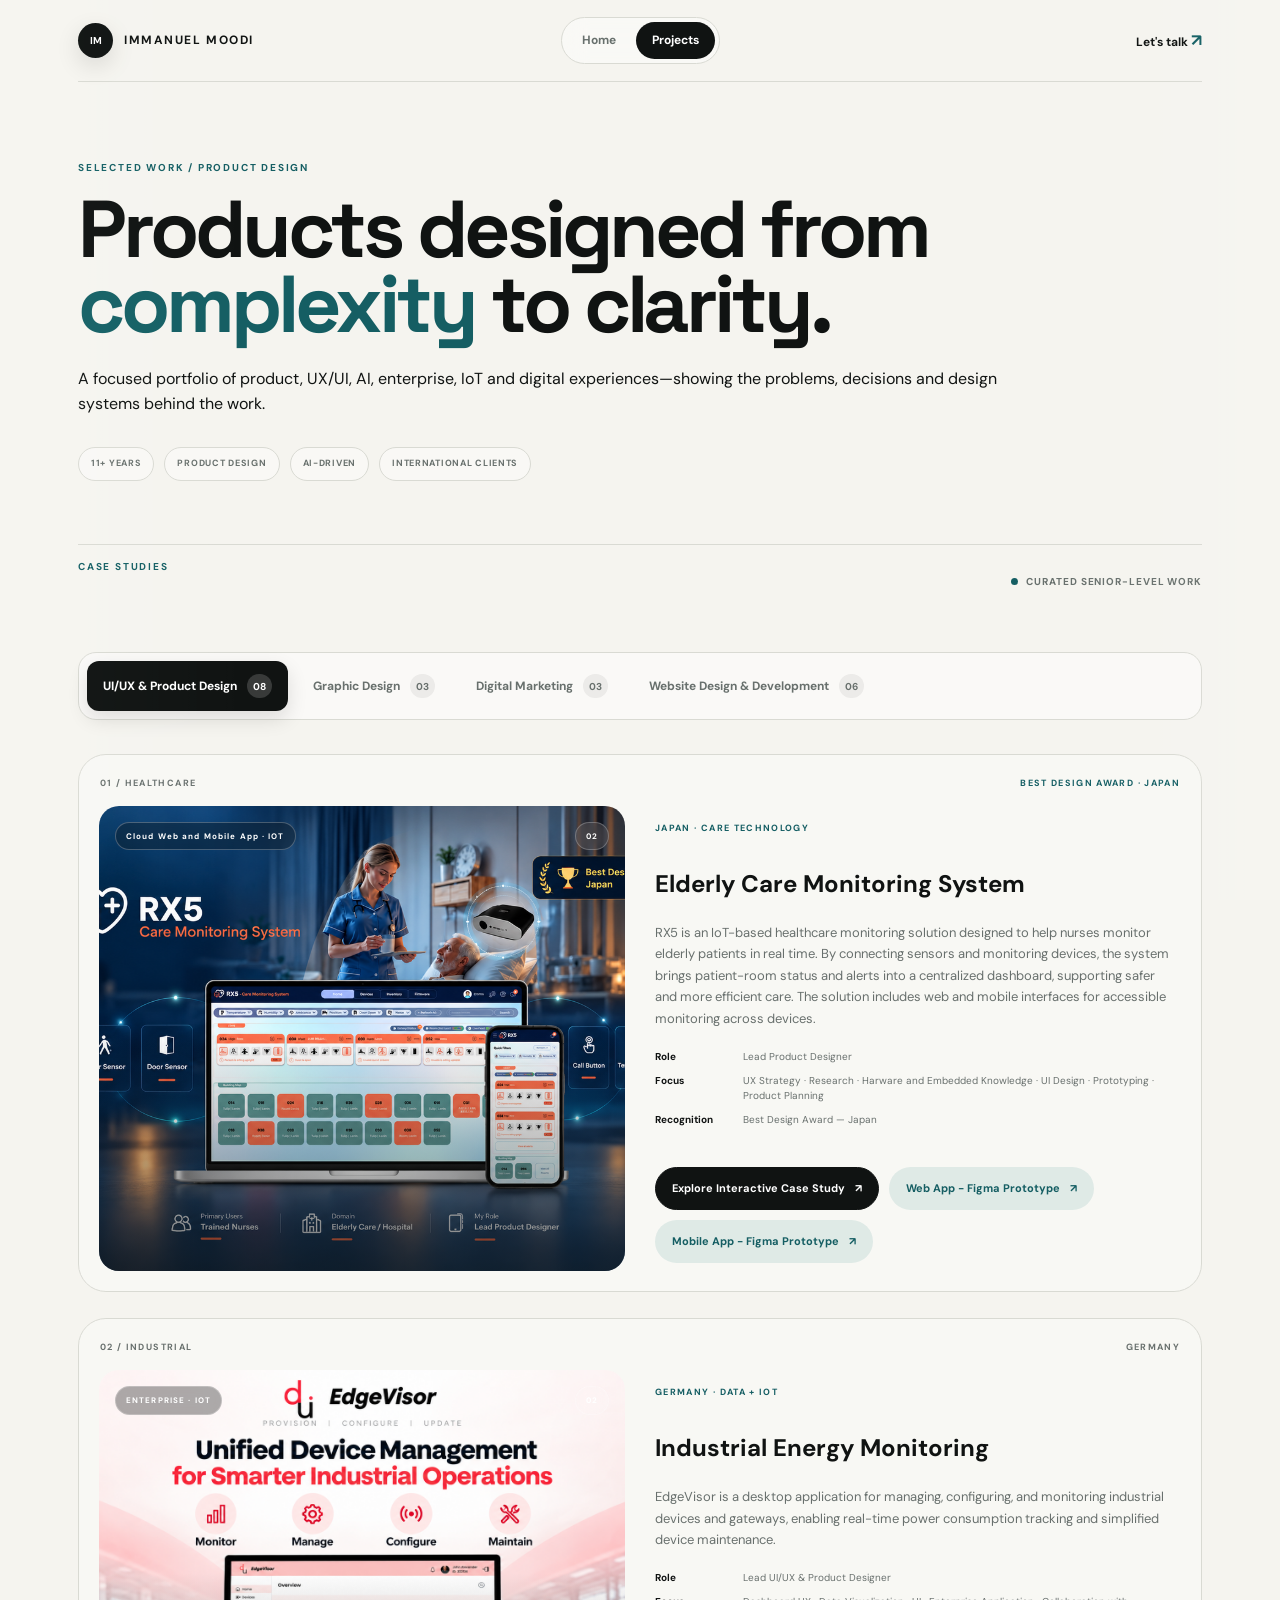
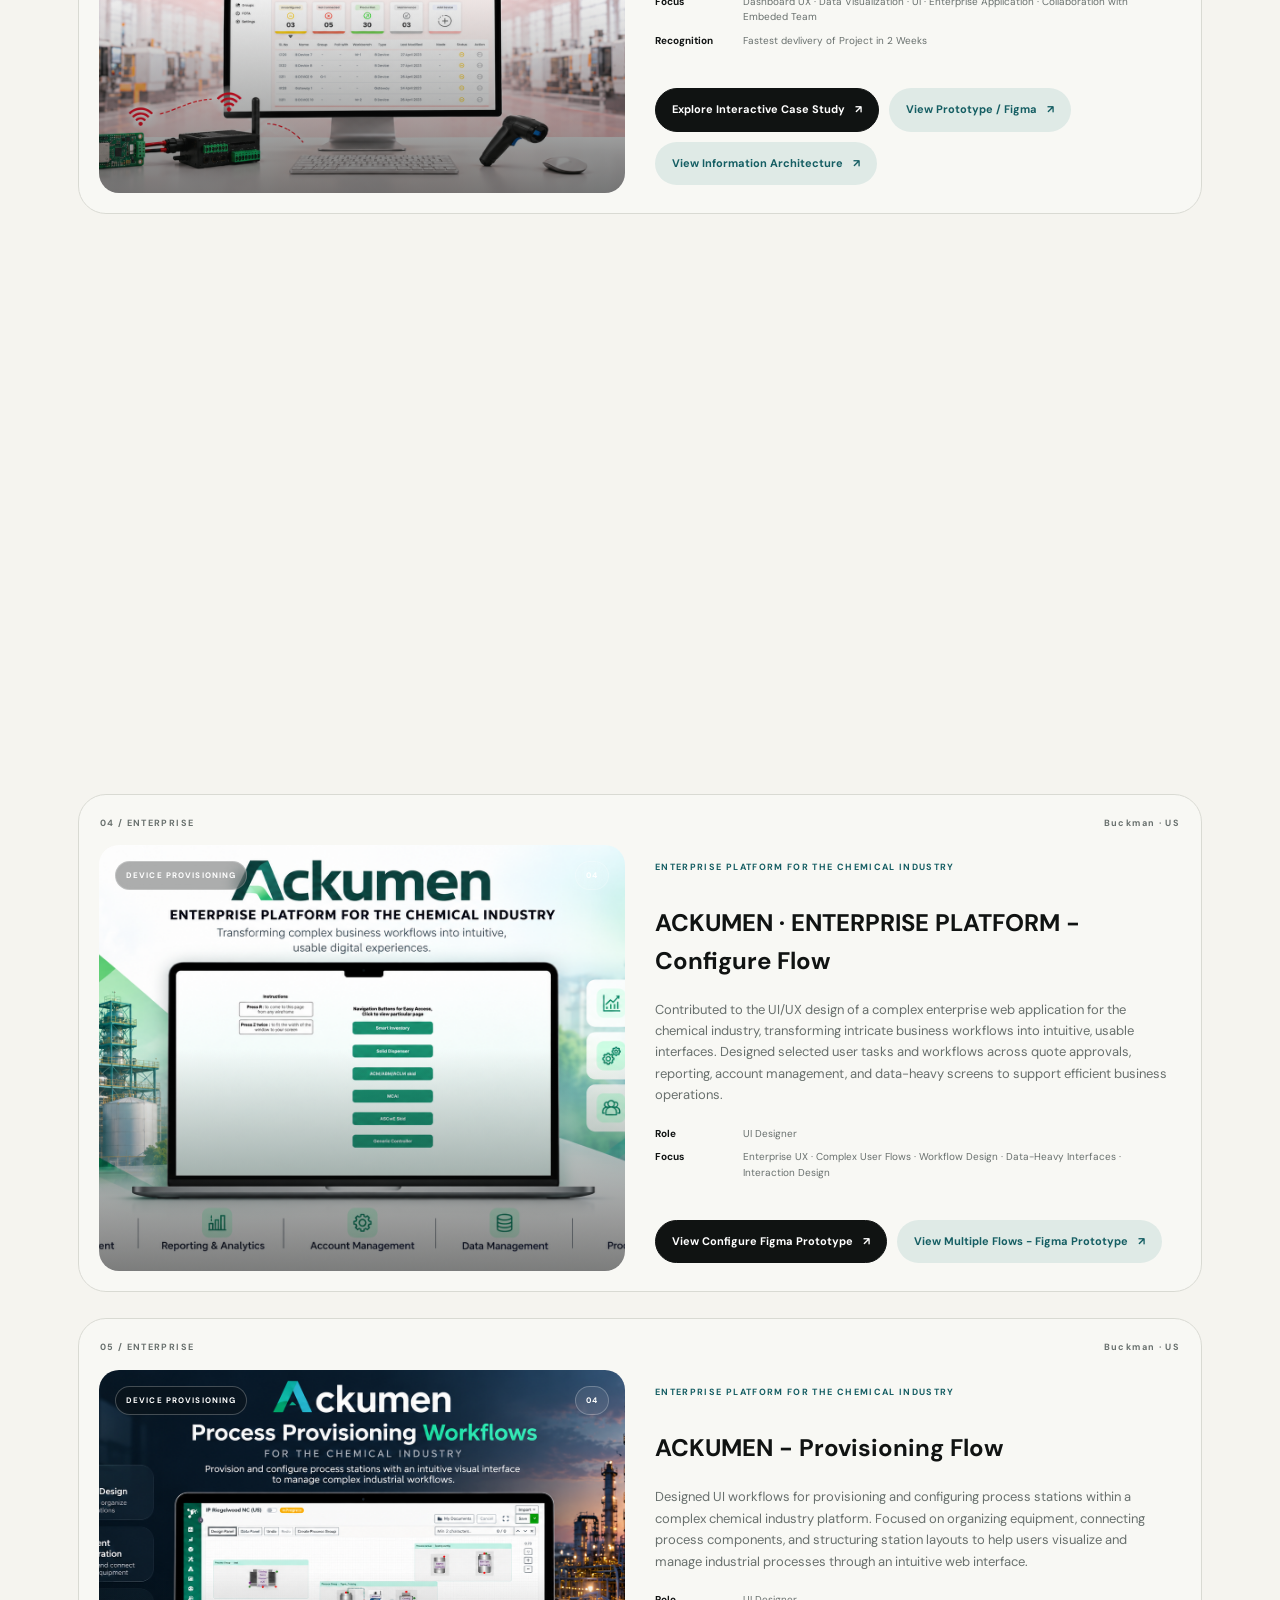
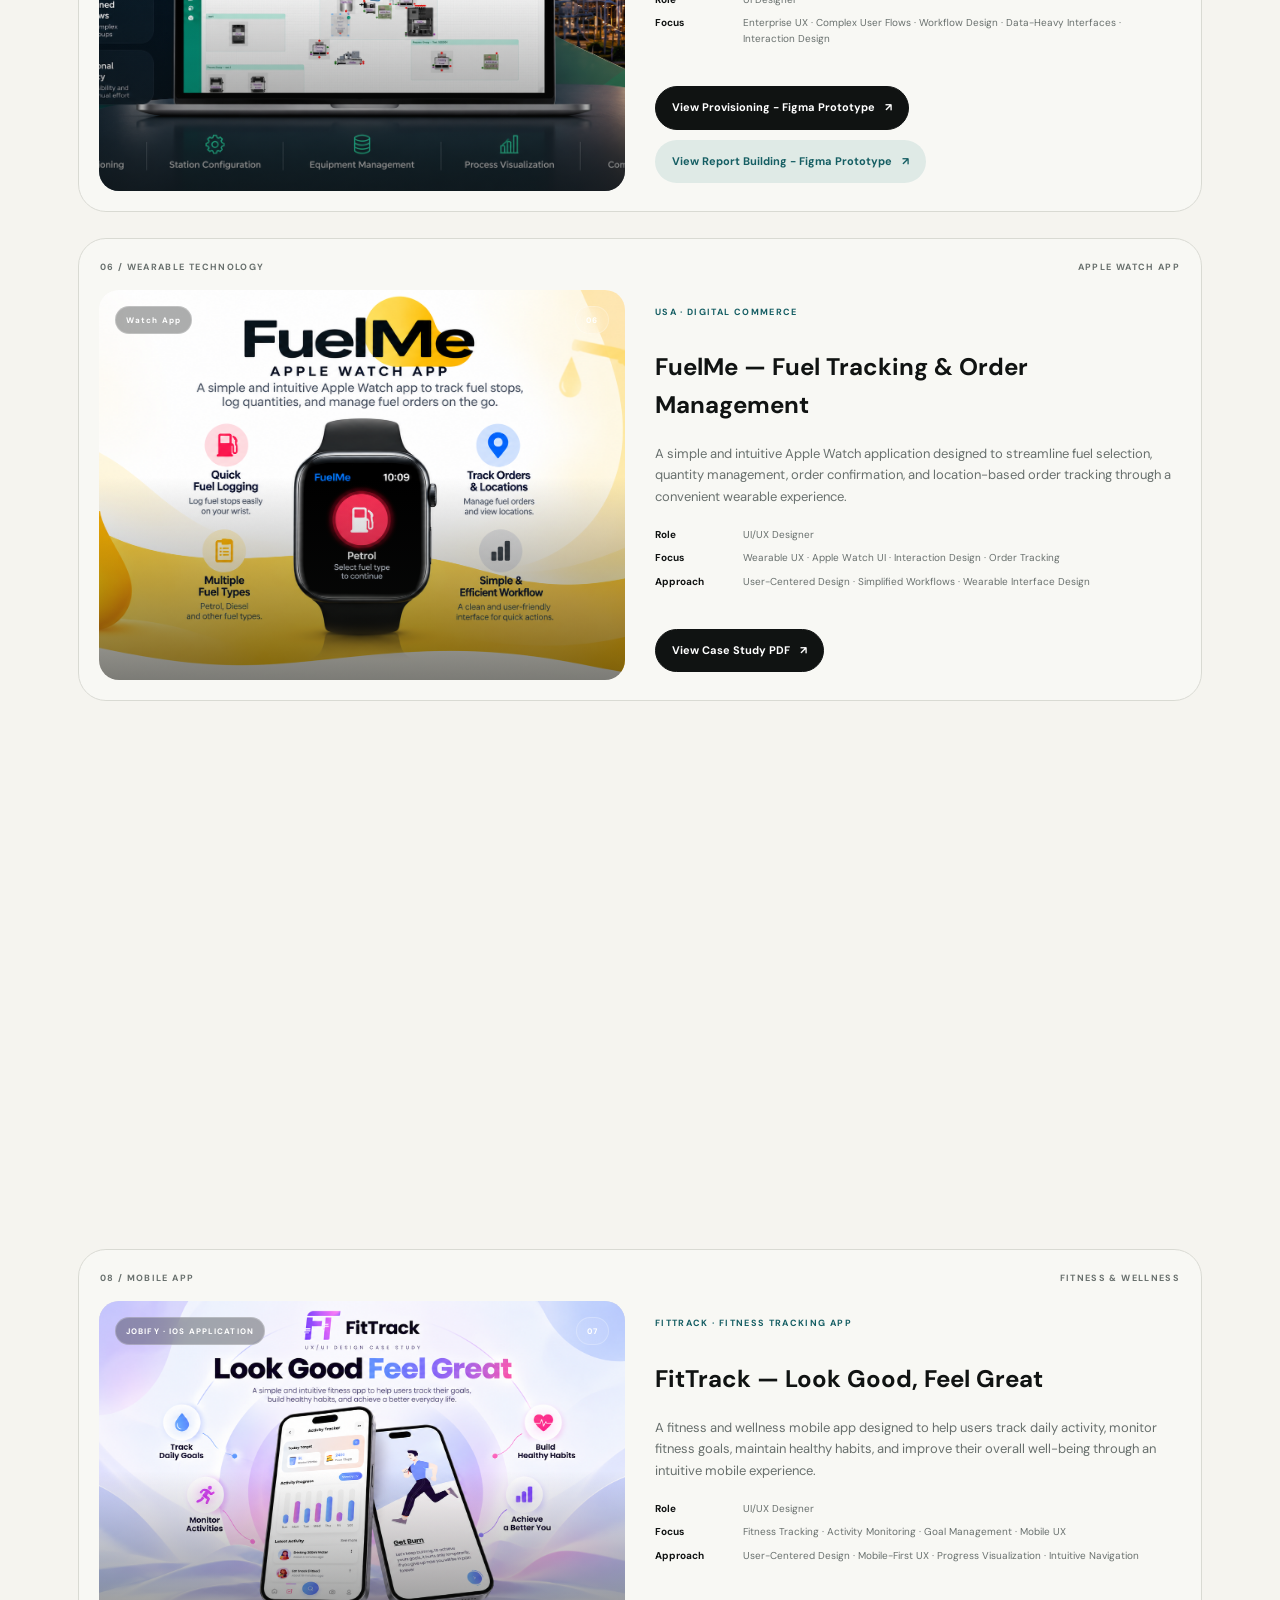
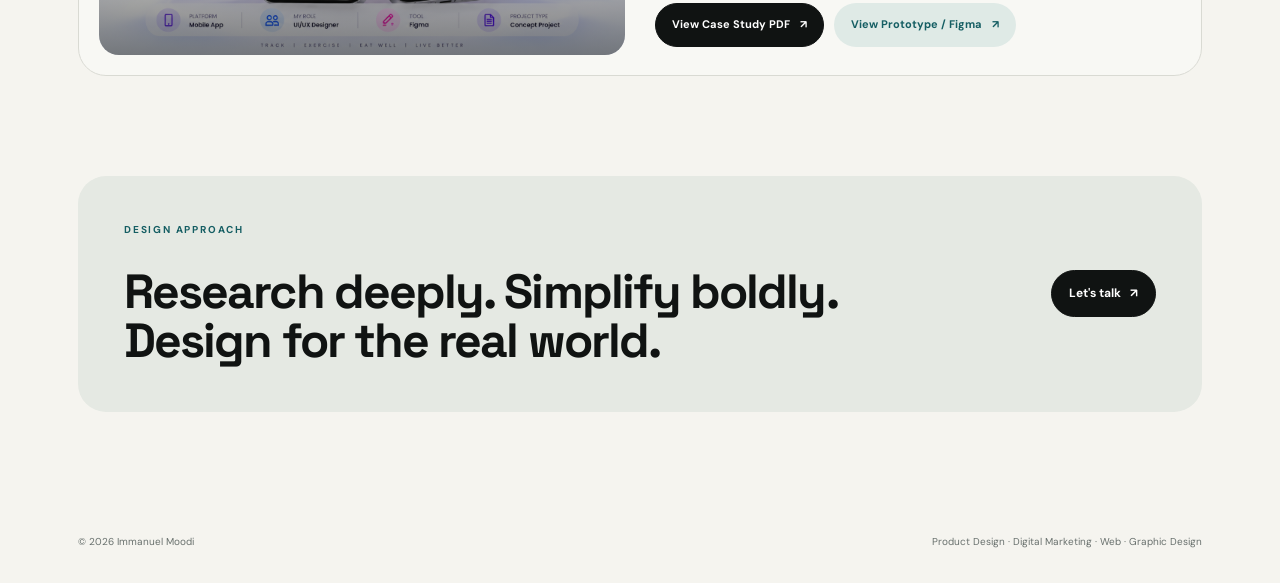
<file: projects.html>
<!DOCTYPE html>

<html lang="en">
<head>
<meta charset="utf-8"/>
<meta name="robots" content="noindex, nofollow, noarchive, nosnippet, noimageindex"/>
<meta content="width=device-width, initial-scale=1.0" name="viewport"/>
<meta content="UI/UX, product design, graphic design, digital marketing and website development work by Immanuel Moodi." name="description"/>
<title>Projects — Immanuel Moodi</title>
<link href="style.css" rel="stylesheet"/>
</head>
<body>
<div aria-hidden="true" class="cursor-glow"></div>
<div class="site-shell">
<header class="nav">
<a class="brand" href="index.html"><span class="brand-mark">IM</span><span>IMMANUEL MOODI</span></a>
<nav aria-label="Primary navigation" class="menu"><a href="index.html">Home</a><a class="active" href="projects.html">Projects</a></nav>
<a class="nav-cta" href="index.html#contact">Let's talk <span>↗</span></a>
</header>
<main>
<section class="page-hero reveal">
<p class="eyebrow">SELECTED WORK / PRODUCT DESIGN</p>
<h1>Products designed from <em>complexity</em> to clarity.</h1>
<p>A focused portfolio of product, UX/UI, AI, enterprise, IoT and digital experiences—showing the problems, decisions and design systems behind the work.</p>
<div class="project-intro-stats"><span class="project-pill">11+ YEARS</span><span class="project-pill">PRODUCT DESIGN</span><span class="project-pill">AI-DRIVEN</span><span class="project-pill">INTERNATIONAL CLIENTS</span></div>
</section>
<section class="projects-toolbar"><div class="section-label">CASE STUDIES</div><div class="toolbar-note"><span class="pulse-dot"></span> Curated senior-level work</div></section>
<nav aria-label="Project categories" class="project-tabs" role="tablist">
<button aria-selected="true" class="project-tab is-active" data-project-tab="uiux" role="tab" type="button">UI/UX &amp; Product Design <span>08</span></button>
<button aria-selected="false" class="project-tab" data-project-tab="graphic" role="tab" type="button">Graphic Design <span>03</span></button>
<button aria-selected="false" class="project-tab" data-project-tab="marketing" role="tab" type="button">Digital Marketing <span>03</span></button>
<button aria-selected="false" class="project-tab" data-project-tab="web" role="tab" type="button">Website Design &amp; Development <span>06</span></button>
</nav>
<section class="project-list project-panel is-active" data-project-panel="uiux" role="tabpanel">
<article class="project-card-row featured-project reveal" id="elderly-care-monitoring">
<div class="project-topline"><span>01 / HEALTHCARE</span><span>BEST DESIGN AWARD · JAPAN</span></div>
<div class="project-media"><img alt="Industrial Energy Monitoring project thumbnail" src="assets/thumbs/elderly-care-monitoring.png"/><div class="media-gradient"></div><div class="media-caption">Cloud Web and Mobile App · IOT</div><div class="media-index">02</div></div>
<!--  <div class="project-media project-media-video"><video autoplay muted loop playsinline preload="metadata" poster="assets/thumbs/elderly-care-monitoring.jpg" aria-label="Elderly Care Monitoring System project preview"><source src="assets/videos/elderly-care-monitoring-preview.mp4" type="video/mp4"></video><div class="media-gradient"></div><div class="media-caption">WEB + MOBILE · VIDEO</div><div class="media-index">01</div><span class="video-badge">LIVE PREVIEW</span></div> -->
<div class="project-info"><div class="project-kicker">JAPAN · CARE TECHNOLOGY</div><h2>Elderly Care Monitoring System</h2><p class="project-desc">RX5 is an IoT-based healthcare monitoring solution designed to help nurses monitor elderly patients in real time. By connecting sensors and monitoring devices, the system brings patient-room status and alerts into a centralized dashboard, supporting safer and more efficient care. The solution includes web and mobile interfaces for accessible monitoring across devices.</p>
<div class="project-facts"><div><b>Role</b><span>Lead Product Designer</span></div><div><b>Focus</b><span>UX Strategy · Research · Harware and Embedded Knowledge · UI Design · Prototyping · Product Planning </span></div><div><b>Recognition</b><span>Best Design Award — Japan</span></div></div><div class="project-actions"><a class="case-button rx5-featured-case" href="case-studies/rx5-care-monitoring-case-study.html">Explore Interactive Case Study <span>↗</span></a>
<a aria-label="Open prototype for elderly care monitoring" class="case-button prototype-button" href="https://www.figma.com/proto/whfWFQ86jEyUuP6YQ5yJHz/V2.1---Rx5-Prototype?node-id=14075-8647&amp;p=f&amp;t=6IH3HzdSytYBBccV-1&amp;scaling=contain&amp;content-scaling=fixed&amp;page-id=0%3A1&amp;starting-point-node-id=14075%3A8647" rel="noopener" target="_blank">Web App - Figma Prototype<span>↗</span></a>
<a aria-label="Open prototype for elderly care monitoring" class="case-button prototype-button" href="https://www.figma.com/proto/RjQIv9w5oMspUSoU4ILU4v/Rx5---Mobile-App?node-id=4009-496&amp;p=f&amp;t=86hpDkIYDQdRZR1h-1&amp;scaling=scale-down&amp;content-scaling=fixed&amp;page-id=0%3A1" rel="noopener" target="_blank">Mobile App - Figma Prototype<span>↗</span></a>
<!-- <button class="case-button secondary video-showcase-button" type="button">Project Video Showcase <span>▶</span></button> --></div>
</div></article>
<article class="project-card-row reveal delay-1" id="industrial-energy-monitoring">
<div class="project-topline"><span>02 / INDUSTRIAL</span><span>GERMANY</span></div>
<div class="project-media"><img alt="Industrial Energy Monitoring project thumbnail" src="assets/thumbs/industrial-energy-monitoring.png"/><div class="media-gradient"></div><div class="media-caption">ENTERPRISE · IOT</div><div class="media-index">02</div></div>
<div class="project-info"><div class="project-kicker">GERMANY · DATA + IOT</div><h2>Industrial Energy Monitoring</h2><p class="project-desc">EdgeVisor is a desktop application for managing, configuring, and monitoring industrial devices and gateways, enabling real-time power consumption tracking and simplified device maintenance.</p>
<div class="project-facts"><div><b>Role</b><span>Lead UI/UX &amp; Product Designer</span></div><div><b>Focus</b><span>Dashboard UX · Data Visualization · UI · Enterprise Application · Collaboration with Embeded Team </span></div><div><b>Recognition</b><span>Fastest devlivery of Project in 2 Weeks </span></div></div>
<div class="project-actions"><a class="case-button" href="case-studies/edgevisor-industrial-energy-monitoring.html">Explore Interactive Case Study <span>↗</span></a>
<a aria-label="Open prototype for industrial energy monitoring" class="case-button prototype-button" href="https://www.figma.com/proto/6En2GZ3cyPbMVZFhFja6Sh/DU-v1.3-11th-May-2023-Wireframes?node-id=801-2&amp;p=f&amp;viewport=556%2C225%2C0.07&amp;t=gUx2FyZowBz5InDS-1&amp;scaling=contain&amp;content-scaling=fixed&amp;starting-point-node-id=801%3A2&amp;page-id=0%3A1" rel="noopener" target="_blank">View Prototype / Figma <span>↗</span></a>
<a aria-label="Open prototype for industrial energy monitoring" class="case-button prototype-button" href="https://www.figma.com/board/WwSGjMm9c9OvZKwVEY7WAP/Add-Device?node-id=0-1&amp;t=2ixZO6Q9qIAs2AmX-1 " rel="noopener" target="_blank"> View Information Architecture  <span>↗</span></a>
</div></div>
</article>
<article class="project-card-row reveal delay-2" id="ai-information-tool">
<div class="project-topline"><span>03 / PRODUCT DESIGN</span><span>SCHOOL MANAGEMENT PLATFORM</span></div>
<div class="project-media"><img alt="AI-Driven Information Tool project thumbnail" src="assets/thumbs/highfive.png"/><div class="media-gradient"></div><div class="media-caption">AI-DRIVEN PRODUCT</div><div class="media-index">03</div></div>
<div class="project-info"><div class="project-kicker">STUDENT &amp; SCHOOL MANAGEMENT</div><h2>HighFive — Connected School Experience</h2>
<p class="project-desc">HighFive is a web and mobile school management platform connecting students, teachers, parents, and school staff. It simplifies attendance tracking, student performance monitoring, classroom organization, seating charts, student lists, rewards, and class invitations. 
<b>Roles <span>↗</span></b>
<b>· Teachers</b>: Manage classes, attendance, student performance, and rewards.
<b>· Parents</b>: Monitor their child's attendance, progress, and achievements.
<b>· Students</b>: Access school information, class invitations, and rewards.
<b>· Staff</b>: Support student administration, classroom organization, and school activities.</p>
<div class="project-facts"><div><b>Role</b><span>Senior UI/UX Designer</span></div><div><b>Focus</b><span>School Management · Student Performance · Attendance · Classroom Organization · Rewards &amp; Engagement</span></div><div><b>Approach</b><span>User-Centered Design · Responsive UI/UX · Role-Based Experiences · Web &amp; Mobile Design</span></div></div>
<div class="project-actions"><a class="case-button" href="https://www.figma.com/proto/OjzWIo0HIroh4NJ2nvlhIa/High-Five---Web-App?node-id=101-13&amp;p=f&amp;viewport=437%2C185%2C0.07&amp;t=jJp5EGaRQfNeLysU-1&amp;scaling=scale-down&amp;content-scaling=fixed&amp;starting-point-node-id=101%3A11565&amp;page-id=0%3A1" target="_blank">View Web App - Figma Prototype<span>↗</span></a><a aria-label="Open prototype for ai information tool" class="case-button prototype-button" href="https://www.figma.com/proto/4tEWsjzpD5vJroO9VB4nUf/HighFive---Mobile?node-id=101-1177&amp;p=f&amp;viewport=25%2C234%2C0.14&amp;t=odeYMwETG88c4Qtt-1&amp;scaling=scale-down&amp;content-scaling=fixed&amp;starting-point-node-id=101%3A1069&amp;page-id=0%3A1 " rel="noopener" target="_blank">View Mobile App - Figma Prototype<span>↗</span></a></div></div>
</article>
<article class="project-card-row reveal delay-3" id="dpm-connector">
<div class="project-topline"><span>04 / ENTERPRISE</span><span>Buckman · US</span></div>
<div class="project-media"><img alt="DPM Connector project thumbnail" src="assets/thumbs/Ackumen.png"/><div class="media-gradient"></div><div class="media-caption">DEVICE PROVISIONING</div><div class="media-index">04</div></div>
<div class="project-info"><div class="project-kicker">ENTERPRISE PLATFORM FOR THE CHEMICAL INDUSTRY</div><h2>ACKUMEN · ENTERPRISE PLATFORM - Configure Flow</h2><p class="project-desc">Contributed to the UI/UX design of a complex enterprise web application for the chemical industry, transforming intricate business workflows into intuitive, usable interfaces. Designed selected user tasks and workflows across quote approvals, reporting, account management, and data-heavy screens to support efficient business operations.</p>
<div class="project-facts"><div><b>Role</b><span>UI Designer</span></div><div><b>Focus</b><span>Enterprise UX · Complex User Flows · Workflow Design · Data-Heavy Interfaces · Interaction Design</span></div></div><div class="project-actions"><a class="case-button" href="https://www.figma.com/proto/fTtnahTUUZg6P91tD9s1TO/Provisioning-v2?node-id=2410-100&amp;page-id=0%3A1&amp;starting-point-node-id=2410%3A100&amp;scaling=scale-down&amp;content-scaling=fixed&amp;t=XrN4l6qrGbxLluGp-1" target="_blank">View Configure Figma Prototype<span>↗</span></a><a aria-label="Open prototype for dpm connector" class="case-button prototype-button" href="https://www.figma.com/proto/HeUAjAW6284pQmzdaDPQMm/Ackumen---Multiple-Flows?node-id=2001-30312&amp;p=f&amp;viewport=286%2C132%2C0.03&amp;t=DpC8KnBLjbenXiDM-1&amp;scaling=scale-down-width&amp;content-scaling=fixed&amp;page-id=0%3A1 " rel="noopener" target="_blank">View Multiple Flows - Figma Prototype <span>↗</span></a></div></div>
</article>
<article class="project-card-row reveal delay-3" id="dpm-connector">
<div class="project-topline"><span>05 / ENTERPRISE</span><span>Buckman · US </span></div>
<div class="project-media"><img alt="DPM Connector project thumbnail" src="assets/thumbs/ackumen-2.png"/><div class="media-gradient"></div><div class="media-caption">DEVICE PROVISIONING</div><div class="media-index">04</div></div>
<div class="project-info"><div class="project-kicker">ENTERPRISE PLATFORM FOR THE CHEMICAL INDUSTRY</div><h2>ACKUMEN - Provisioning Flow</h2><p class="project-desc">Designed UI workflows for provisioning and configuring process stations within a complex chemical industry platform. Focused on organizing equipment, connecting process components, and structuring station layouts to help users visualize and manage industrial processes through an intuitive web interface.</p>
<div class="project-facts"><div><b>Role</b><span>UI Designer</span></div><div><b>Focus</b><span>Enterprise UX · Complex User Flows · Workflow Design · Data-Heavy Interfaces · Interaction Design</span></div></div><div class="project-actions"><a class="case-button" href="https://www.figma.com/proto/ROqU0DzM8YWpTnRaebcxSM/New-Provisioning-Web---Mobile?node-id=360-230&amp;p=f&amp;viewport=-367%2C-1360%2C0.11&amp;t=C6ctuvqAzGtyzeUz-1&amp;scaling=scale-down&amp;content-scaling=fixed&amp;starting-point-node-id=360%3A230&amp;show-proto-sidebar=1&amp;page-id=0%3A1" target="_blank">View Provisioning - Figma Prototype<span>↗</span></a><a aria-label="Open prototype for dpm connector" class="case-button prototype-button" href="https://www.figma.com/proto/2rYPqCUd6XHgvaygOjr7MT/Buckman---Report-Building?node-id=1-140&amp;p=f&amp;viewport=-86%2C66%2C0.22&amp;t=TNLcQHWBZ5gOK6Pf-1&amp;scaling=min-zoom&amp;content-scaling=fixed&amp;page-id=0%3A1 " rel="noopener" target="_blank">View Report Building - Figma Prototype <span>↗</span></a></div></div>
</article>
<article class="project-card-row reveal delay-2" id="ebook-ecommerce">
<div class="project-topline"><span>06 / WEARABLE TECHNOLOGY</span><span>APPLE WATCH APP</span></div>
<div class="project-media"><img alt="E-Book E-Commerce project thumbnail" src="assets/thumbs/FuelMe.png"/><div class="media-gradient"></div><div class="media-caption">Watch App</div><div class="media-index">06</div></div>
<div class="project-info"><div class="project-kicker">USA · DIGITAL COMMERCE</div><h2>FuelMe — Fuel Tracking &amp; Order Management</h2><p class="project-desc">A simple and intuitive Apple Watch application designed to streamline fuel selection, quantity management, order confirmation, and location-based order tracking through a convenient wearable experience.</p><div class="project-facts"><div><b>Role</b><span>UI/UX Designer</span></div><div><b>Focus</b><span>Wearable UX · Apple Watch UI · Interaction Design · Order Tracking</span></div><div><b>Approach</b><span>User-Centered Design · Simplified Workflows · Wearable Interface Design</span></div></div>
<div class="project-actions"><a class="case-button" href="case-studies/fuel-me_apple_watch_app.pdf" target="_blank">View Case Study PDF <span>↗</span></a></div></div>
</article>
<article class="project-card-row reveal delay-3" id="salesstream-staffing">
<div class="project-topline"><span>07 / MOBILE APP</span><span>JOB SEARCH</span></div>
<div class="project-media"><img alt="SalesStream Staffing Manager project thumbnail" src="assets/thumbs/jobify.png"/><div class="media-gradient"></div><div class="media-caption">JOBIFY · IOS APPLICATION</div><div class="media-index">07</div></div>
<div class="project-info"><div class="project-kicker">IOS APPLICATION· Job Search</div><h2>Jobify — Job Search Made Easy</h2><p class="project-desc">An iOS job-search application designed to help users discover career opportunities, explore top recruiters, browse job categories, and find relevant roles through an intuitive mobile experience.</p><div class="project-facts">
<div><b>Role</b><span>UI/UX Designer</span></div><div><b>Focus</b><span>Mobile UX · Job Discovery · Information Architecture · Interaction Design</span></div> <div><b>Approach</b><span>User-Centered Design · Mobile-First UX · Intuitive Navigation · Simplified Job Search Workflows</span></div> </div>
<div class="project-actions"><a class="case-button" href="case-studies/jobify_ui-case_study.pdf" target="_blank">View - UI Case Study PDF <span>↗</span></a>
<a class="case-button" href="case-studies/Jobify -UX_Case_study.pdf" target="_blank">View - UX Case Study PDF <span>↗</span></a>
<a aria-label="Open prototype for salesstream staffing" class="case-button prototype-button" href="https://www.figma.com/proto/0oR2BfBCt7HuYZ4Rb7c52s/Jobify---IoS-App---Prototype?node-id=3-172&amp;page-id=0%3A1&amp;starting-point-node-id=3%3A172&amp;scaling=scale-down&amp;content-scaling=fixed&amp;t=94py05jDiuYsnVOI-1 " rel="noopener" target="_blank">View Prototype / Figma <span>↗</span></a></div></div>
</article>
<article class="project-card-row reveal delay-3" id="salesstream-staffing">
<div class="project-topline"><span>08 / MOBILE APP</span><span>FITNESS &amp; WELLNESS</span></div>
<div class="project-media"><img alt="SalesStream Staffing Manager project thumbnail" src="assets/thumbs/ft.png"/><div class="media-gradient"></div><div class="media-caption">JOBIFY · IOS APPLICATION</div><div class="media-index">07</div></div>
<div class="project-info"><div class="project-kicker">FITTRACK · FITNESS TRACKING APP</div><h2>FitTrack — Look Good, Feel Great</h2><p class="project-desc">A fitness and wellness mobile app designed to help users track daily activity, monitor fitness goals, maintain healthy habits, and improve their overall well-being through an intuitive mobile experience.</p><div class="project-facts">
<div><b>Role</b><span>UI/UX Designer</span></div><div><b>Focus</b><span>Fitness Tracking · Activity Monitoring · Goal Management · Mobile UX</span></div> <div><b>Approach</b><span>User-Centered Design · Mobile-First UX · Progress Visualization · Intuitive Navigation</span></div> </div>
<div class="project-actions"><a class="case-button" href="case-studies/FitTrack_Final_Portfolio_UI_UX_Case_Study.pdf" target="_blank">View Case Study PDF <span>↗</span></a>
<a class="case-button prototype-button" href="https://www.figma.com/proto/SUCfn0KXTnuSJ19JMenOWt/FitTrack-App---UI-Presentation?node-id=5-101&amp;viewport=130%2C114%2C0.19&amp;t=zIggI5Y3tHhPpGUO-1&amp;scaling=contain&amp;content-scaling=fixed&amp;starting-point-node-id=5%3A67&amp;page-id=0%3A1 " target="_blank">View Prototype / Figma <span>↗</span></a></div></div>
</article>
</section>
<section class="project-panel sample-panel" data-project-panel="graphic" hidden="" role="tabpanel">
<div class="skill-hero graphic-skill-hero">
<p class="eyebrow">BRANDING · VISUAL IDENTITY · CREATIVE COLLATERAL</p>
<h2>Graphic Design &amp; Brand Identity</h2>
<p>I build clear, consistent visual communication that helps brands present themselves with confidence across digital and print touchpoints. My work combines strong visual hierarchy, typography, colour, layout and production-ready design.</p>
<div class="skill-chip-row"><span>Branding &amp; Visual Identity</span><span>Marketing &amp; Corporate Collateral</span><span>Visual &amp; Campaign Creative</span><span>Layout &amp; Visual Storytelling</span></div>
</div>
<div class="previous-portfolio-callout">
<div><p class="eyebrow">PREVIOUS COMPANY WORK</p><h3>Explore my advertising-company design portfolio</h3><p>View a selection of graphic design work from my earlier role as a Graphic Designer.</p></div>
<!-- Replace this placeholder with the previous company portfolio URL. -->
<a class="case-button" href="https://nelsonimmanuel9.wixsite.com/portfolio" rel="noopener" target="_blank">View Previous Graphic Design Portfolio<span>↗</span></a>
</div>

<div class="marketing-capability-grid graphic-capability-grid"><article class="marketing-capability"><span class="capability-index">01</span><div class="capability-symbol">✦</div><h3>Branding &amp; Visual Identity</h3><p>Build a consistent brand expression through logo direction, typography, colour systems and visual language.</p><div class="capability-tags"><span>Brand systems</span><span>Typography</span><span>Colour direction</span></div></article><article class="marketing-capability"><span class="capability-index">02</span><div class="capability-symbol">▤</div><h3>Marketing &amp; Corporate Collateral</h3><p>Design polished materials that communicate clearly across business, marketing and print touchpoints.</p><div class="capability-tags"><span>Brochures</span><span>Presentations</span><span>Corporate documents</span></div></article><article class="marketing-capability"><span class="capability-index">03</span><div class="capability-symbol">↗</div><h3>Visual &amp; Campaign Creative</h3><p>Create campaign-ready graphics and promotional assets for social channels and digital marketing.</p><div class="capability-tags"><span>Social creatives</span><span>Campaign artwork</span><span>Digital assets</span></div></article><article class="marketing-capability"><span class="capability-index">04</span><div class="capability-symbol">▦</div><h3>Layout &amp; Visual Storytelling</h3><p>Use hierarchy, composition and layout to make information clear, engaging and easy to scan.</p><div class="capability-tags"><span>Visual hierarchy</span><span>Editorial layout</span><span>Storytelling</span></div></article></div><div class="gallery-heading graphic-gallery-heading"><div><p class="eyebrow">SELECTED VISUAL WORK</p><h2>Graphic design gallery</h2></div><p>Four visual explorations across identity, collateral, campaigns and layout.</p></div>

<div class="skills-gallery graphic-image-gallery"><article class="skills-gallery-card image-gallery-card"><img alt="Branding &amp; Visual Identity" loading="lazy" src="assets/thumbs/appscreens.png"/><h3>App Screens Design - App Store & Google Play Store</h3><p>Designed engaging App Store and Google Play Store screenshots and promotional visuals for business apps from leading brands such as Xerox, Kodak, and other global companies, showcasing key features through clear, user-focused mobile UI designs</p></article>
<article class="skills-gallery-card image-gallery-card"><img alt="Marketing &amp; Corporate Collateral" loading="lazy" src="assets/thumbs/appicons.png"/><h3>Icon Design for Apps</h3><p>Designed a cohesive set of intuitive app icons for print-related mobile applications from global brands such as Xerox, Kodak, and other leading companies, using consistent visual styling to represent printer management, ink levels, document scanning, photo printing, shopping, and settings.</p></article>
<article class="skills-gallery-card image-gallery-card"><img alt="Visual &amp; Campaign Creative" loading="lazy" src="assets/thumbs/LI_images.png"/><h3>Social Media Campaign Graphics</h3><p>Designed graphics for weekly social media campaigns, Google Ads, LinkedIn Ads, and website banners to strengthen brand presence, boost audience engagement, and maintain consistent visual identity.</p></article>
<article class="skills-gallery-card image-gallery-card"><img alt="Layout &amp; Visual Storytelling" loading="lazy" src="assets/thumbs/b_logo.png"/><h3>Business App Logo & Identity Design</h3><p>Designed distinctive logos and visual identities for business applications, creating clear, consistent brand elements that strengthen product recognition and maintain a cohesive visual presence across digital platforms.</p></article></div>

<article class="project-card-row featured-project reveal" >

<div class="project-media"><img alt="Industrial Energy Monitoring project thumbnail" src="assets/thumbs/userdoc.png"/><div class="media-gradient"></div><div class="media-caption"> User Guide Documents Design</div><div class="media-index">02</div></div>
<!--  <div class="project-media project-media-video"><video autoplay muted loop playsinline preload="metadata" poster="assets/thumbs/elderly-care-monitoring.jpg" aria-label="Elderly Care Monitoring System project preview"><source src="assets/videos/elderly-care-monitoring-preview.mp4" type="video/mp4"></video><div class="media-gradient"></div><div class="media-caption">WEB + MOBILE · VIDEO</div><div class="media-index">01</div><span class="video-badge">LIVE PREVIEW</span></div> -->
<div class="project-info"><div class="project-kicker">Technical Documents</div><h2>User Manual & Technical Documentation Design</h2><p class="project-desc">Designed structured, user-friendly manuals and technical documentation for all business products, explaining workflows, configuration, and setup through clear layouts, step-by-step instructions, and visual diagrams.</p>
<div> <a class="case-button" href="case-studies/QuickUserGuide.pdf" target="_blank">View Quick User Guide<span>↗</span></a>


</div>
</div></article>
<br>
<article class="project-card-row featured-project reveal" >

<div class="project-media"><img alt="Industrial Energy Monitoring project thumbnail" src="assets/thumbs/corporate_case_studies_thumbnail.png"/><div class="media-gradient"></div><div class="media-caption"> Corporate Documents Design</div><div class="media-index">02</div></div>
<!--  <div class="project-media project-media-video"><video autoplay muted loop playsinline preload="metadata" poster="assets/thumbs/elderly-care-monitoring.jpg" aria-label="Elderly Care Monitoring System project preview"><source src="assets/videos/elderly-care-monitoring-preview.mp4" type="video/mp4"></video><div class="media-gradient"></div><div class="media-caption">WEB + MOBILE · VIDEO</div><div class="media-index">01</div><span class="video-badge">LIVE PREVIEW</span></div> -->
<div class="project-info"><div class="project-kicker">White Papers & Case Study Design</div><h2>Corporate Documents & Publication Design</h2><p class="project-desc">Designed professional white papers, case studies, and corporate documents with clear layouts, structured content, and consistent visual styling to communicate complex information effectively and reinforce brand credibility.</p>


<div class="project-actions"> <a class="case-button" href="https://www.thinxtream.com/case-studies.html" target="_blank">View All Case Studies - Designed<span>↗</span></a>
 <a class="case-button" href="https://www.thinxtream.com/whitepapers.html" target="_blank">View All White Papers - Designed<span>↗</span></a>

</div>


</div></article>
<br>
<article class="project-card-row featured-project reveal" id="elderly-care-monitoring">

<div class="project-media"><img alt="Industrial Energy Monitoring project thumbnail" src="assets/thumbs/ban-web.png"/><div class="media-gradient"></div><div class="media-caption"> Design for Website</div><div class="media-index">02</div></div>
<!--  <div class="project-media project-media-video"><video autoplay muted loop playsinline preload="metadata" poster="assets/thumbs/elderly-care-monitoring.jpg" aria-label="Elderly Care Monitoring System project preview"><source src="assets/videos/elderly-care-monitoring-preview.mp4" type="video/mp4"></video><div class="media-gradient"></div><div class="media-caption">WEB + MOBILE · VIDEO</div><div class="media-index">01</div><span class="video-badge">LIVE PREVIEW</span></div> -->
<div class="project-info"><div class="project-kicker">Website Graphics Design</div><h2>Business Website Banner Design</h2><p class="project-desc">Designed visually engaging banners for business websites to highlight key services, promote campaigns, communicate brand messaging, and maintain a consistent visual identity across digital platforms.</p>
<div class="project-actions"> <a class="case-button" href="https://www.thinxtream.com/index.html" target="_blank">View All Banners - Designed<span>↗</span></a>
 <a class="case-button" href="https://www.celstream.com/" target="_blank">View All Banners - Designed <span>↗</span></a>

</div>
</div></article>


</section>

<section class="project-panel sample-panel" data-project-panel="marketing" hidden="" role="tabpanel">
<div class="skill-hero marketing-skill-hero">
<p class="eyebrow">CAMPAIGN MANAGEMENT · SEO · DIGITAL GROWTH</p>
<h2>Digital Marketing</h2>
<p>I help maintain a consistent digital presence through social media management, paid advertising, search optimisation and ongoing website updates. I connect creative communication with practical campaign execution and website performance improvements.</p>
<div class="skill-chip-row"><span>Social Media Management</span><span>LinkedIn Campaigns</span><span>Google Ads</span><span>Microsoft / Bing Ads</span><span>Facebook Ads</span><span>SEO &amp; On-Page Optimisation</span><span>Website Speed Optimisation</span><span>Content Updates</span></div>
</div>
<div class="marketing-capability-grid">
<article class="marketing-capability"><span class="capability-index">01</span><div class="capability-symbol">↗</div><h3>Social Media &amp; Campaigns</h3><p>Manage social channels, coordinate campaign content and keep messaging consistent across platforms.</p><div class="capability-tags"><span>Content planning</span><span>Publishing</span><span>Campaign creative</span></div></article>
<article class="marketing-capability"><span class="capability-index">02</span><div class="capability-symbol">◎</div><h3>Paid Advertising</h3><p>Support ad setup and management across LinkedIn, Google, Microsoft/Bing and Facebook Ads.</p><div class="capability-tags"><span>Platform management</span><span>Audience focus</span><span>Ad optimisation</span></div></article>
<article class="marketing-capability"><span class="capability-index">03</span><div class="capability-symbol">⌕</div><h3>SEO &amp; Website Performance</h3><p>Improve search readiness and site usability through on-page SEO, content structure and website speed optimisation.</p><div class="capability-tags"><span>SEO</span><span>Metadata</span><span>Speed checks</span></div></article>
<article class="marketing-capability"><span class="capability-index">04</span><div class="capability-symbol">↻</div><h3>Website Maintenance</h3><p>Maintain company websites with content updates, page improvements and ongoing digital housekeeping.</p><div class="capability-tags"><span>Content updates</span><span>Site maintenance</span><span>Quality checks</span></div></article>
</div>
<div class="marketing-note"><span class="note-mark">✦</span><p><strong>My approach</strong><br/>Keep the brand consistent, the message clear and the digital experience useful—while avoiding unsupported performance claims or invented campaign metrics.</p></div>
</section>
<section class="project-panel sample-panel" data-project-panel="web" hidden="" role="tabpanel">
<div class="skill-hero web-skill-hero">
<p class="eyebrow">RESPONSIVE WEB · FRONT-END · CMS</p>
<h2>Website Design &amp; Development</h2>
<p>I design and maintain responsive websites that balance visual clarity, usability and practical front-end implementation. My experience spans custom HTML/CSS pages, Bootstrap layouts, WordPress business websites and ongoing website maintenance.</p>

</div><div class="marketing-capability-grid web-capability-grid"><article class="marketing-capability"><span class="capability-index">01</span><div class="capability-symbol">⌘</div><h3>WordPress Website Development</h3><p>Build and maintain business websites with content-managed pages and practical site structures.</p><div class="capability-tags"><span>WordPress</span><span>CMS pages</span><span>Site updates</span></div></article><article class="marketing-capability"><span class="capability-index">02</span><div class="capability-symbol">&lt;/&gt;</div><h3>Front-End Website Development</h3><p>Implement responsive layouts using clean HTML and CSS, with Bootstrap where appropriate.</p><div class="capability-tags"><span>HTML5</span><span>CSS3</span><span>Bootstrap</span></div></article><article class="marketing-capability"><span class="capability-index">03</span><div class="capability-symbol">▣</div><h3>Responsive Web Design</h3><p>Create layouts that adapt to desktop, tablet and mobile screen sizes.</p><div class="capability-tags"><span>Mobile-first</span><span>Responsive layouts</span><span>Usability</span></div></article><article class="marketing-capability"><span class="capability-index">04</span><div class="capability-symbol">↻</div><h3>Website Maintenance &amp; Optimisation</h3><p>Maintain client websites, refresh content and support consistent quality after launch.</p><div class="capability-tags"><span>Content updates</span><span>Troubleshooting</span><span>Quality checks</span></div></article></div>
<div class="gallery-heading"><div><p class="eyebrow">WEBSITE SHOWCASE</p><h2>Web design &amp; delivery</h2></div></div>
<div class="skills-gallery web-gallery">
<article class="skills-gallery-card web-project-card"><div class="web-preview web-preview-main"><div class="preview-browser"><i></i><i></i><i></i></div><span>LIVE WEBSITE · TECHNOLOGY</span><strong>Thinxtream</strong><div class="preview-lines"><i></i><i></i><i></i></div><span class="preview-cta">EXPLORE WEBSITE ↗</span><div class="preview-orbit"></div></div><h3>Thinxtream</h3><p>An IoT solutions and services company delivering connected technologies that help businesses improve operational efficiency and enable smarter decision-making.</p><a class="case-button" href="https://www.celstream.com/" rel="noopener noreferrer" target="_blank">View Live Website <span>↗</span></a></article>

<article class="skills-gallery-card web-project-card"><div class="web-preview web-preview-main"><div class="preview-browser"><i></i><i></i><i></i></div><span>LIVE WEBSITE · TECHNOLOGY</span><strong>Celstream</strong><div class="preview-lines"><i></i><i></i><i></i></div><span class="preview-cta">EXPLORE WEBSITE ↗</span><div class="preview-orbit"></div></div><h3>Celstream</h3><p>A digital product engineering services company specializing in designing, developing, and delivering innovative digital products and software solutions.</p><a class="case-button" href="https://www.celstream.com/" rel="noopener noreferrer" target="_blank">View Live Website <span>↗</span></a></article>


<article class="skills-gallery-card web-project-card"><div class="web-preview web-preview-about"><div class="preview-browser"><i></i><i></i><i></i></div><span>LIVE WEBSITE · FITNESS</span><strong>Avidii</strong><div class="preview-lines"><i></i><i></i><i></i></div><span class="preview-cta">EXPLORE WEBSITE ↗</span><div class="preview-orbit"></div></div><h3>Avidii</h3><p>An educational business focused on providing digital learning solutions and resources for schools, educators, and students.</p><a class="case-button" href="https://gymi.avidii.com/" rel="noopener noreferrer" target="_blank">View Live Website <span>↗</span></a></article>
<!-- <article class="skills-gallery-card web-project-card"><div class="web-preview web-preview-main"><div class="preview-browser"><i></i><i></i><i></i></div><span>LIVE WEBSITE · DIGITAL CONTENT</span><strong>Chapter by Episode</strong><div class="preview-lines"><i></i><i></i><i></i></div><span class="preview-cta">EXPLORE WEBSITE ↗</span><div class="preview-orbit"></div></div><h3>Chapter by Episode</h3><p>An e-book platform offering digital books and literary content from renowned writer Reenita.</p><a class="case-button" href="https://www.chapterbyepisode.com/" rel="noopener noreferrer" target="_blank">View Live Website <span>↗</span></a></article>
<article class="skills-gallery-card web-project-card"><div class="web-preview web-preview-about"><div class="preview-browser"><i></i><i></i><i></i></div><span>LIVE WEBSITE · BRAND</span><strong>Reenita</strong><div class="preview-lines"><i></i><i></i><i></i></div><span class="preview-cta">EXPLORE WEBSITE ↗</span><div class="preview-orbit"></div></div><h3>Reenita</h3><p>An author-focused e-commerce website showcasing and selling e-books by the U.S based writer Reenita to readers online.</p><a class="case-button" href="https://reenita.com/" rel="noopener noreferrer" target="_blank">View Live Website <span>↗</span></a></article> -->

</div>

</section>
<section class="project-cta reveal"><div><div class="section-label">DESIGN APPROACH</div><h2>Research deeply. Simplify boldly. Design for the real world.</h2></div><a class="button dark" href="index.html#contact">Let's talk <span>↗</span></a></section>
</main>
<footer class="footer"><span>© 2026 Immanuel Moodi</span><span>Product Design · Digital Marketing · Web · Graphic Design</span></footer>
</div>
<!-- Project Video Showcase -->
<div aria-hidden="true" aria-labelledby="videoModalTitle" aria-modal="true" class="modal-backdrop viewer-modal" id="videoModal" role="dialog">
<div class="viewer-panel modal-panel" role="document">
<button aria-label="Close project video" class="modal-close" data-close-modal="videoModal" type="button">×</button>
<div class="viewer-head">
<div>
<p class="eyebrow">PROJECT VIDEO SHOWCASE</p>
<h2 id="videoModalTitle">Elderly Care Monitoring System</h2>
<p class="viewer-description">A short preview of the web and mobile care-monitoring experience designed for an international client in Japan.</p>
</div>
<span class="viewer-meta">WEB + MOBILE · JAPAN</span>
</div>
<div class="viewer-video-wrap">
<video aria-label="Elderly Care Monitoring System project video" controls="" id="projectShowcaseVideo" playsinline="" poster="assets/thumbs/elderly-care-monitoring.png" preload="metadata">
<source src="assets/videos/elderly-care-monitoring-preview.mp4" type="video/mp4"/>
        Your browser does not support the video element.
      </video>
</div>
</div>
</div>
<script>
(function(){
  const reduce = window.matchMedia('(prefers-reduced-motion: reduce)').matches;
  const body = document.body;
  const videoModal = document.getElementById('videoModal');
  const video = document.getElementById('projectShowcaseVideo');

  function openVideo(){
    if(!videoModal) return;
    videoModal.classList.add('is-open');
    videoModal.setAttribute('aria-hidden','false');
    body.classList.add('modal-open');
    const close = videoModal.querySelector('.modal-close');
    if(close) setTimeout(() => close.focus(), 30);
    if(video){
      video.load();
      const playPromise = video.play();
      if(playPromise && playPromise.catch) playPromise.catch(() => {});
    }
  }

  function closeVideo(){
    if(!videoModal) return;
    videoModal.classList.remove('is-open');
    videoModal.setAttribute('aria-hidden','true');
    if(video){
      video.pause();
      video.currentTime = 0;
    }
    body.classList.remove('modal-open');
  }

  document.querySelectorAll('.video-showcase-button').forEach(button => {
    button.addEventListener('click', event => {
      event.preventDefault();
      openVideo();
    });
  });

  document.querySelectorAll('[data-close-modal="videoModal"]').forEach(button => {
    button.addEventListener('click', closeVideo);
  });

  if(videoModal){
    videoModal.addEventListener('click', event => {
      if(event.target === videoModal) closeVideo();
    });
  }

  document.addEventListener('keydown', event => {
    if(event.key === 'Escape' && videoModal && videoModal.classList.contains('is-open')) closeVideo();
  });

  const reveal = document.querySelectorAll('.reveal');
  if(!reduce && 'IntersectionObserver' in window){
    const io = new IntersectionObserver(entries => entries.forEach(entry => {
      if(entry.isIntersecting){
        entry.target.classList.add('is-visible');
        io.unobserve(entry.target);
      }
    }), {threshold:.12, rootMargin:'0px 0px -8% 0px'});
    reveal.forEach(el => { el.classList.remove('is-visible'); io.observe(el); });
  } else {
    reveal.forEach(el => el.classList.add('is-visible'));
  }

  const glow = document.querySelector('.cursor-glow');
  if(glow && window.matchMedia('(pointer:fine)').matches){
    window.addEventListener('pointermove', event => {
      glow.style.transform = `translate3d(${event.clientX-160}px,${event.clientY-160}px,0)`;
    }, {passive:true});
  }
})();
</script>
<script>
(function(){
  const tabs = Array.from(document.querySelectorAll('[data-project-tab]'));
  const panels = Array.from(document.querySelectorAll('[data-project-panel]'));
  function activate(category, updateUrl){
    const valid = panels.some(panel => panel.dataset.projectPanel === category);
    if(!valid) category = 'uiux';
    tabs.forEach(tab => {
      const active = tab.dataset.projectTab === category;
      tab.classList.toggle('is-active', active);
      tab.setAttribute('aria-selected', active ? 'true' : 'false');
      tab.setAttribute('tabindex', active ? '0' : '-1');
    });
    panels.forEach(panel => {
      const active = panel.dataset.projectPanel === category;
      panel.hidden = !active;
      panel.classList.toggle('is-active', active);
    });
    if(updateUrl){
      const url = new URL(window.location.href);
      if(category === 'uiux') url.searchParams.delete('category');
      else url.searchParams.set('category', category);
      history.replaceState(null, '', url.pathname + url.search + url.hash);
    }
  }
  tabs.forEach((tab, index) => {
    tab.addEventListener('click', () => activate(tab.dataset.projectTab, true));
    tab.addEventListener('keydown', event => {
      if(event.key !== 'ArrowRight' && event.key !== 'ArrowLeft') return;
      event.preventDefault();
      const next = (index + (event.key === 'ArrowRight' ? 1 : -1) + tabs.length) % tabs.length;
      tabs[next].focus();
      activate(tabs[next].dataset.projectTab, true);
    });
  });
  const initial = new URLSearchParams(window.location.search).get('category') || 'uiux';
  activate(initial, false);
})();
</script>
</body>
</html>
</file>
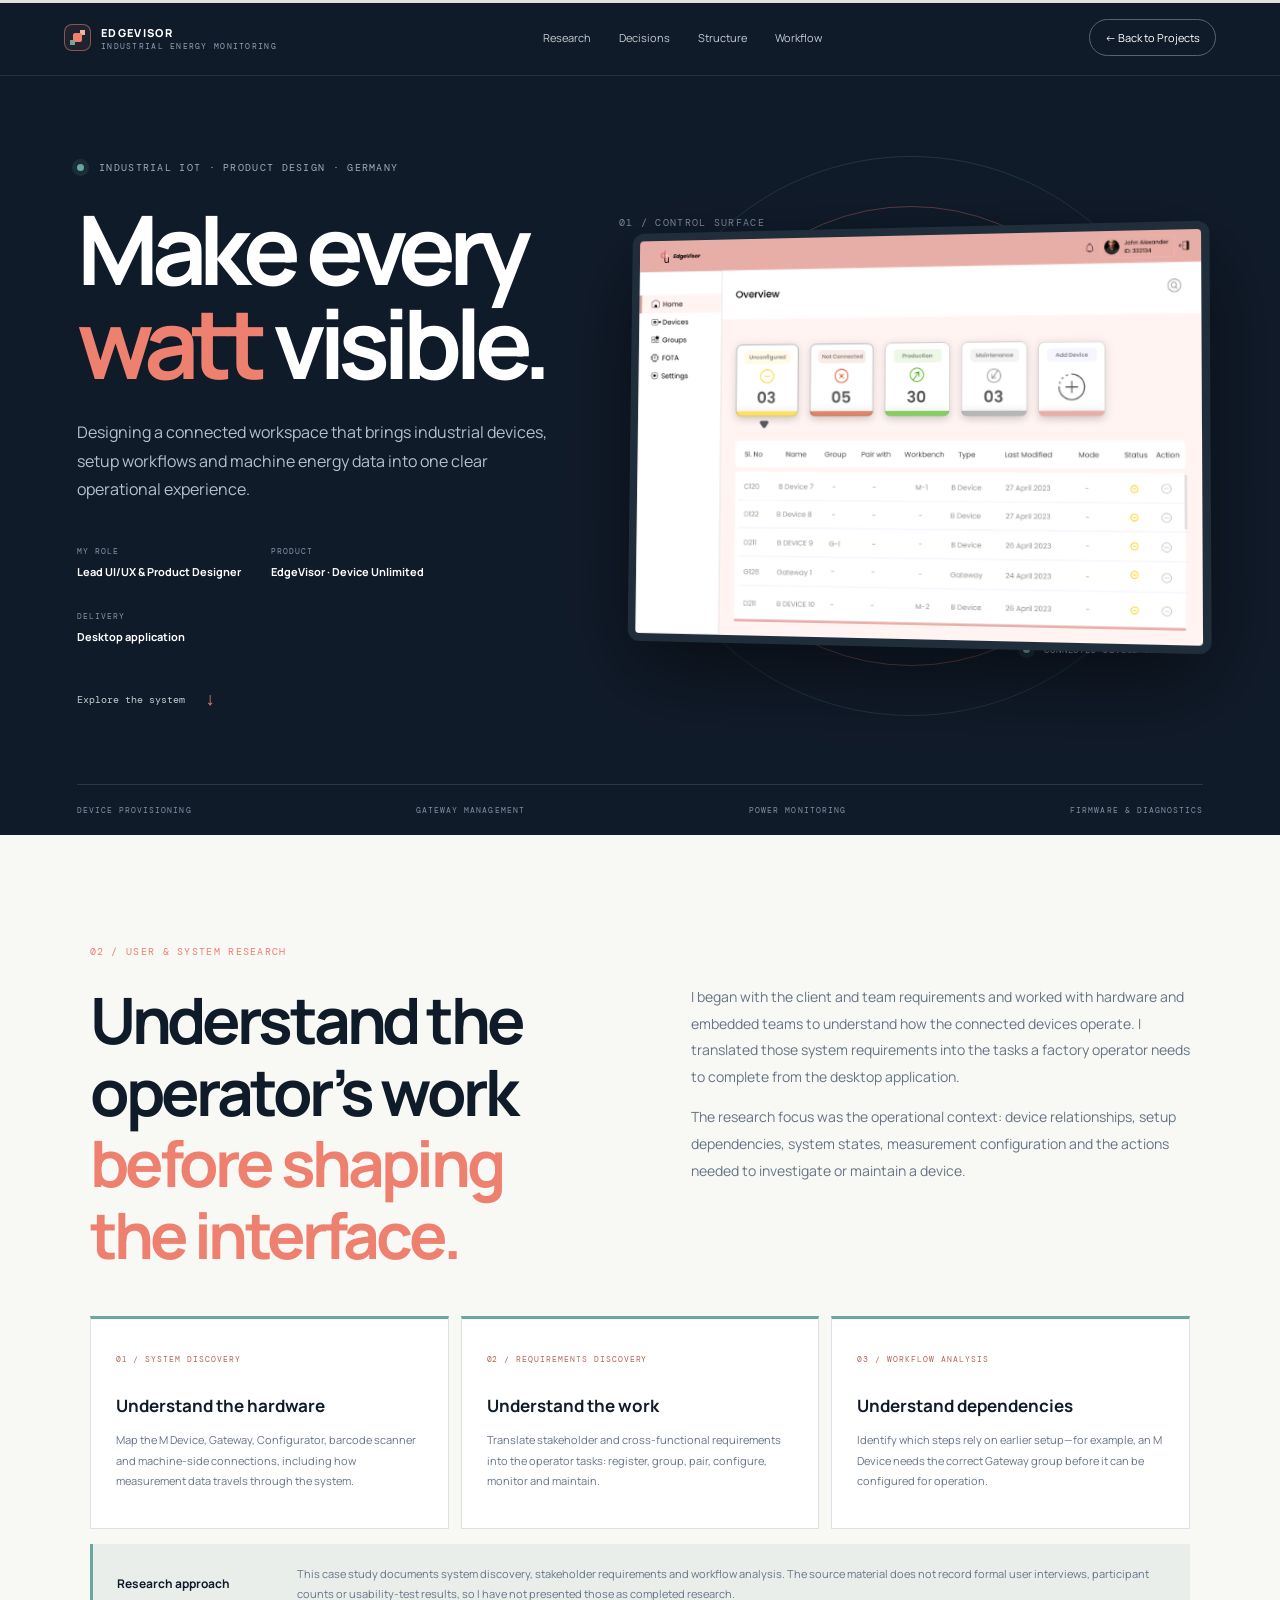
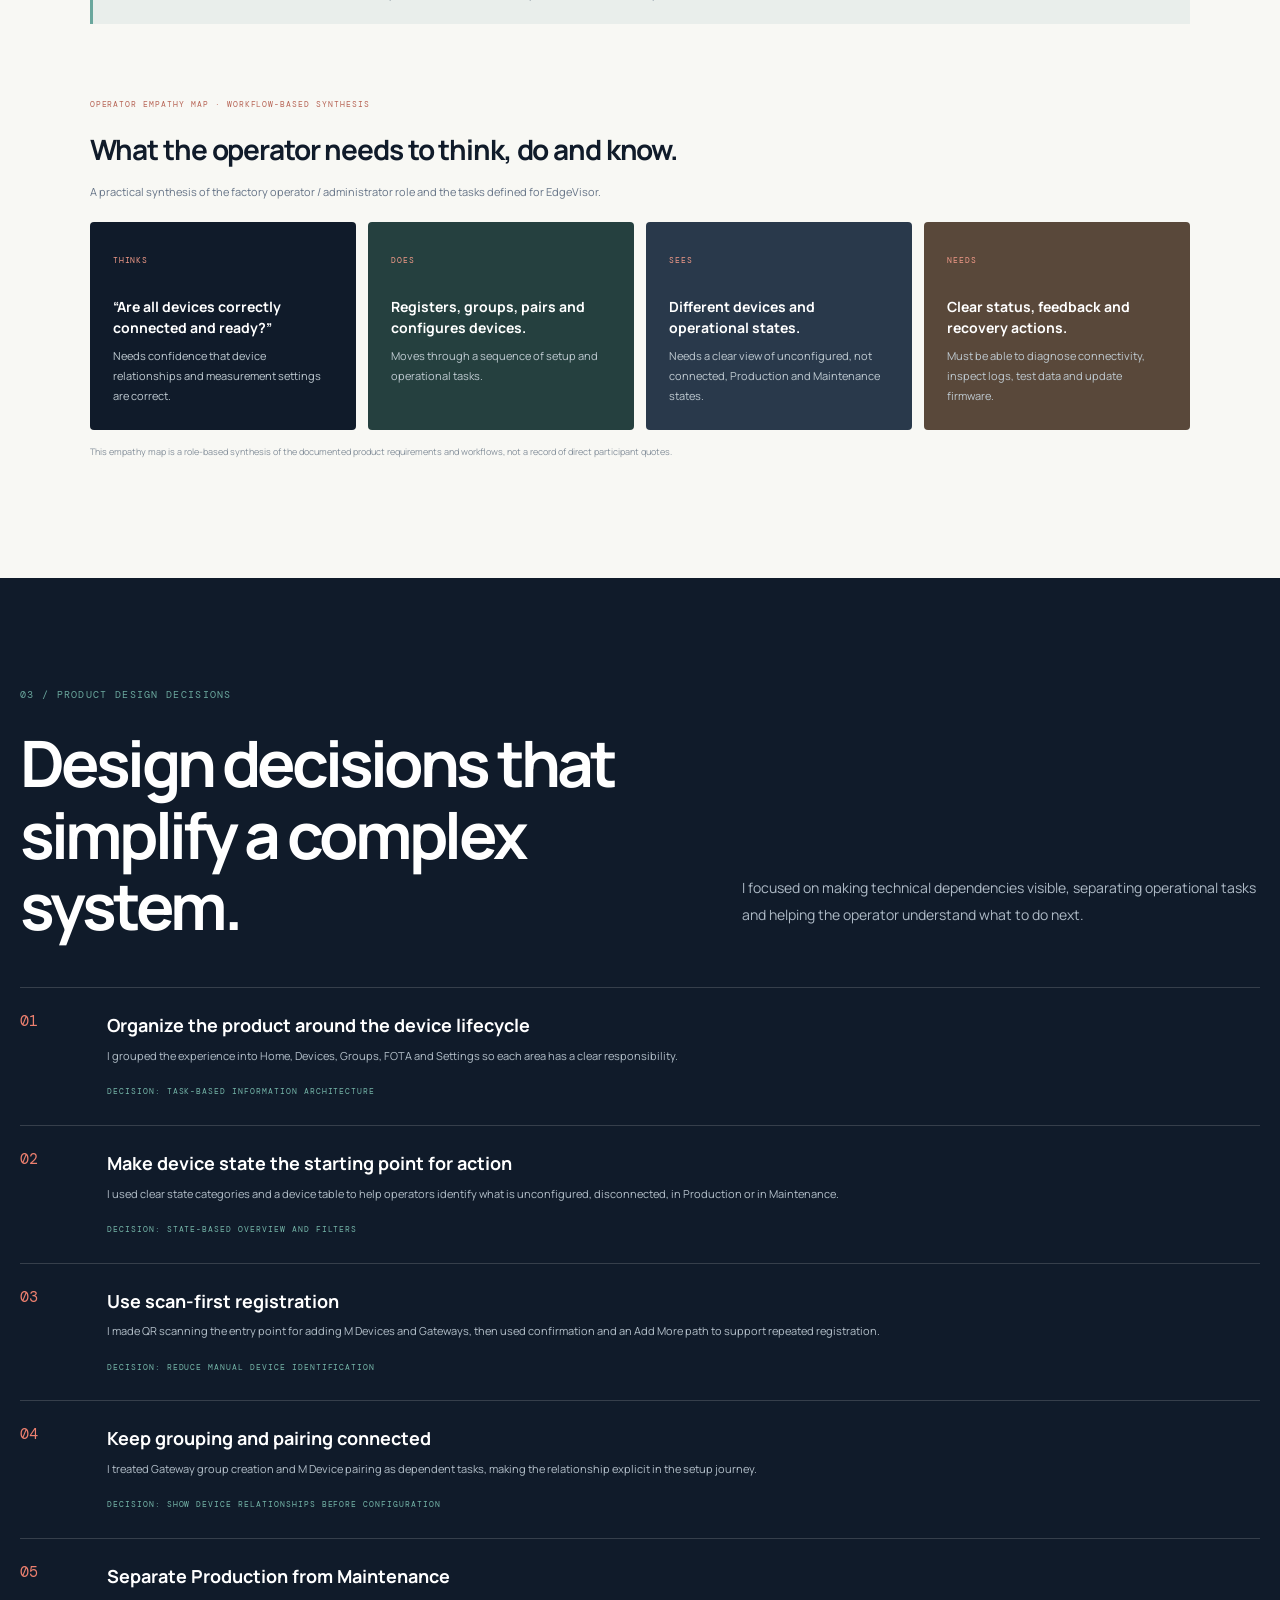
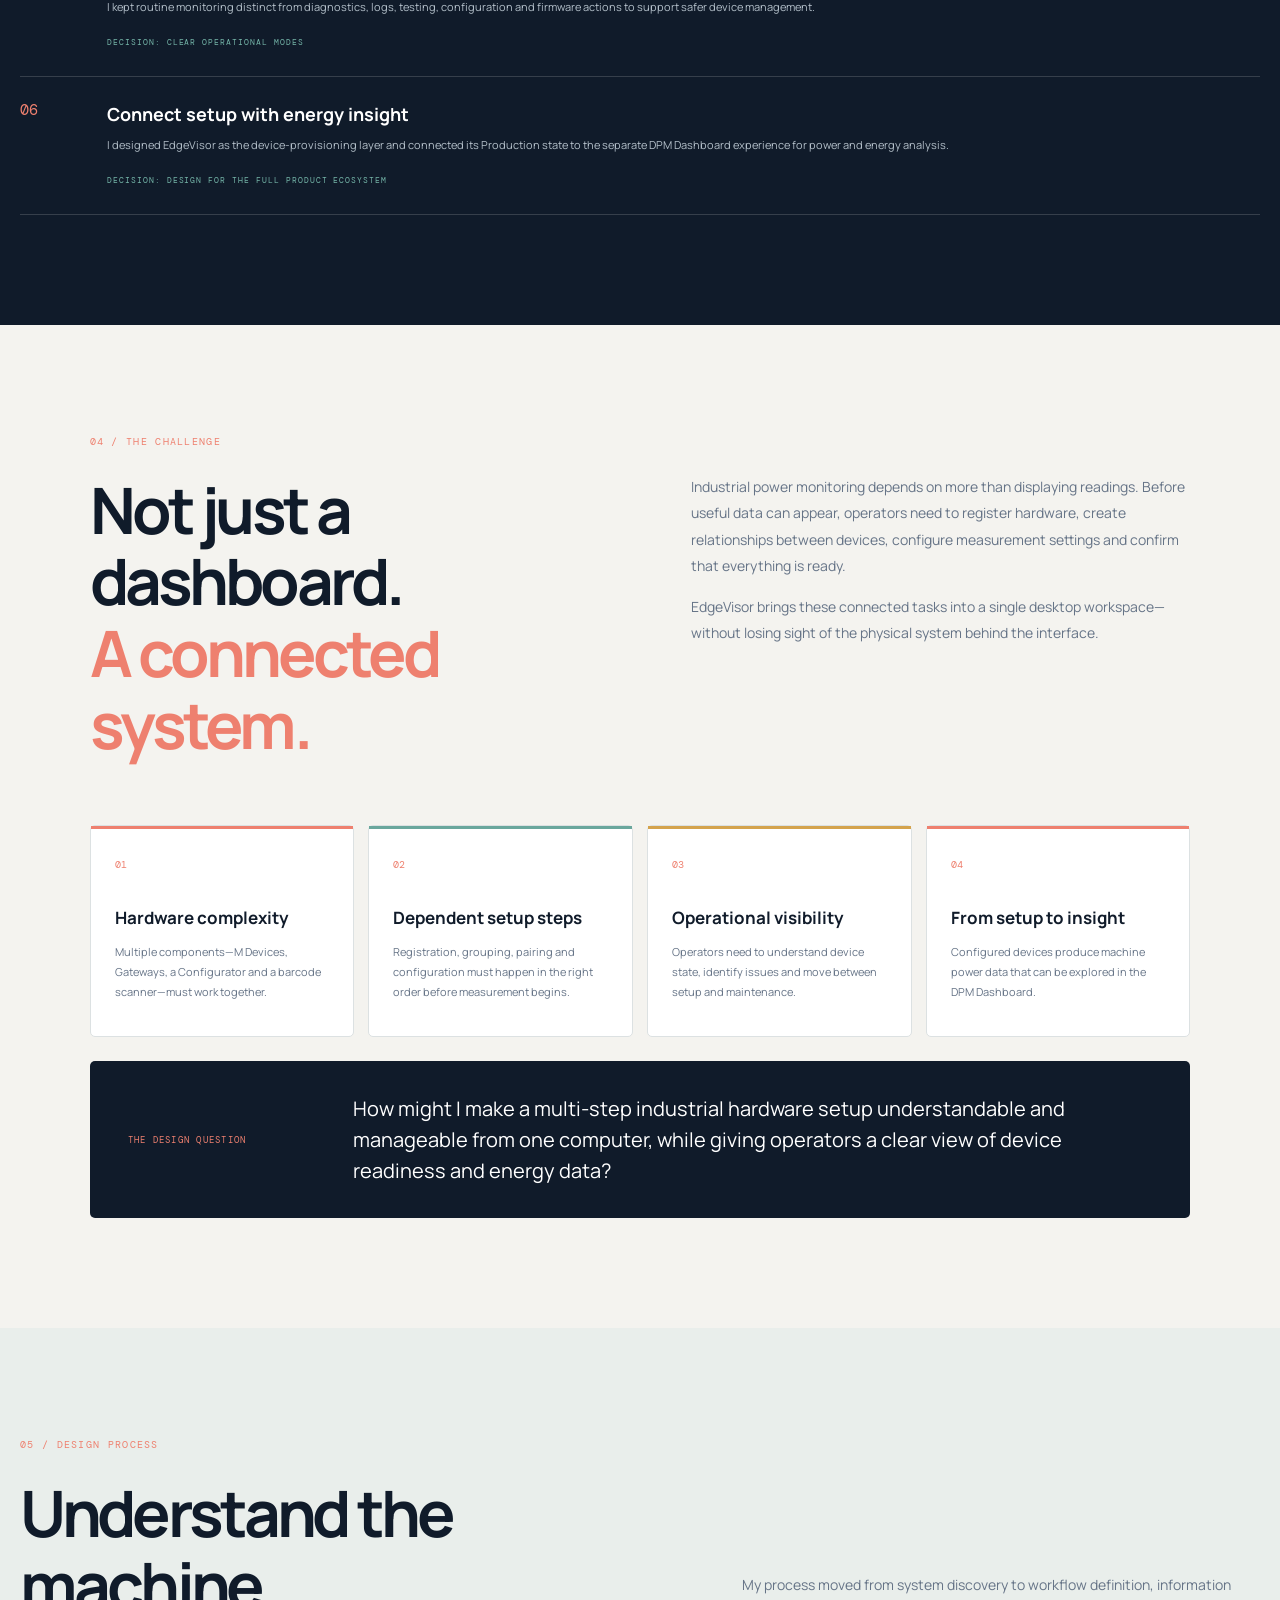
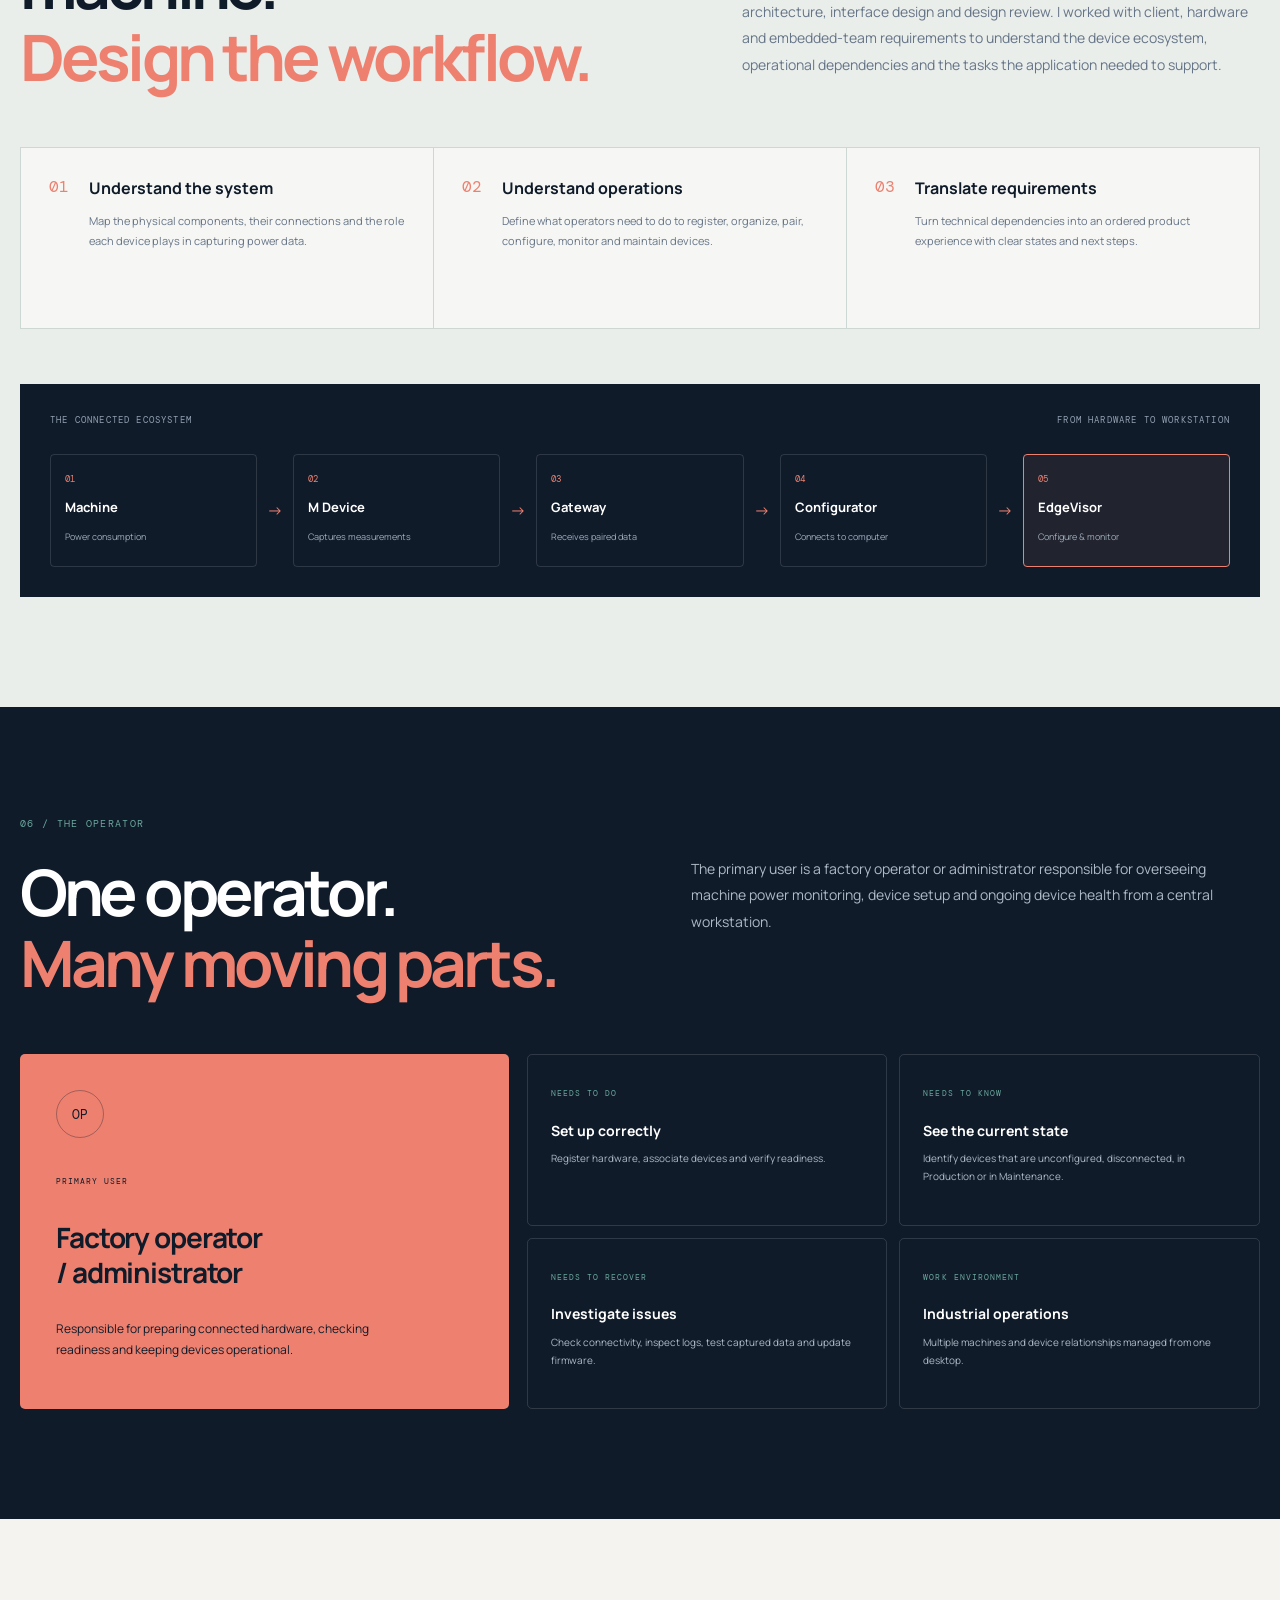
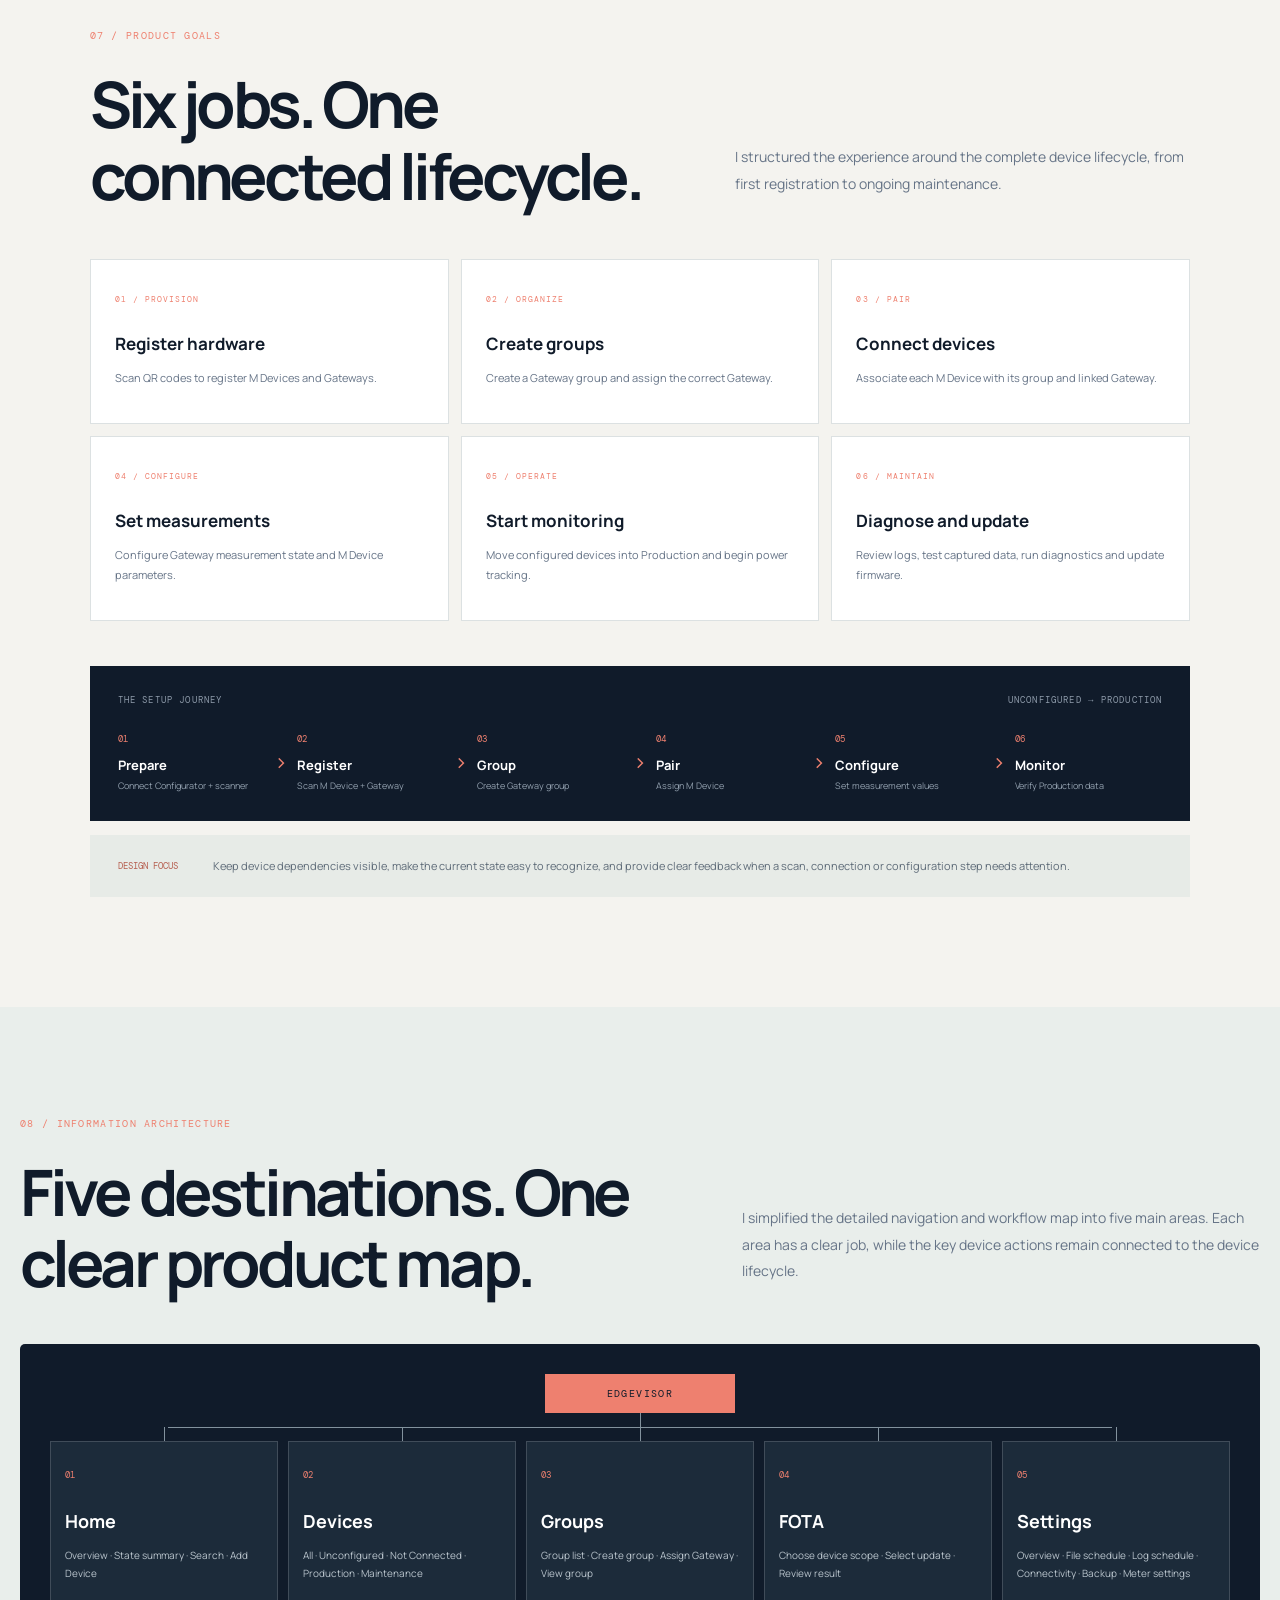
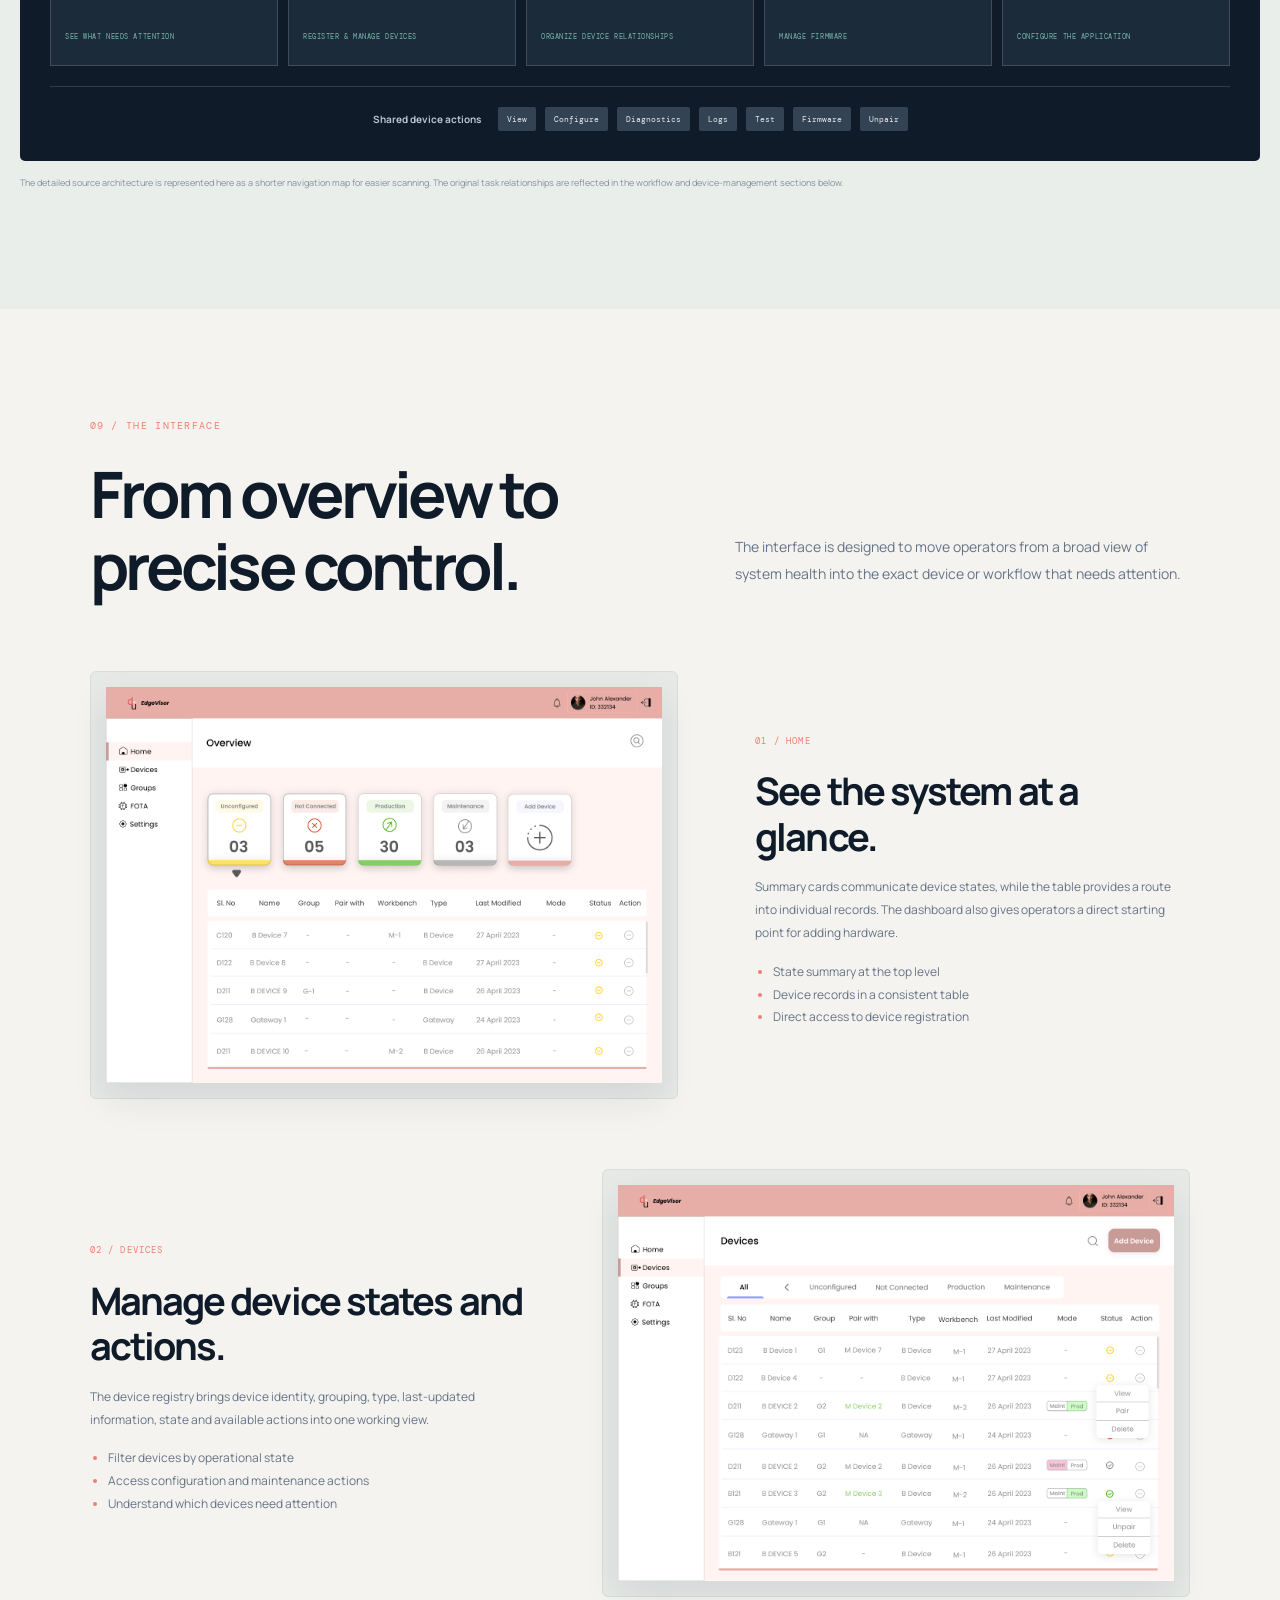
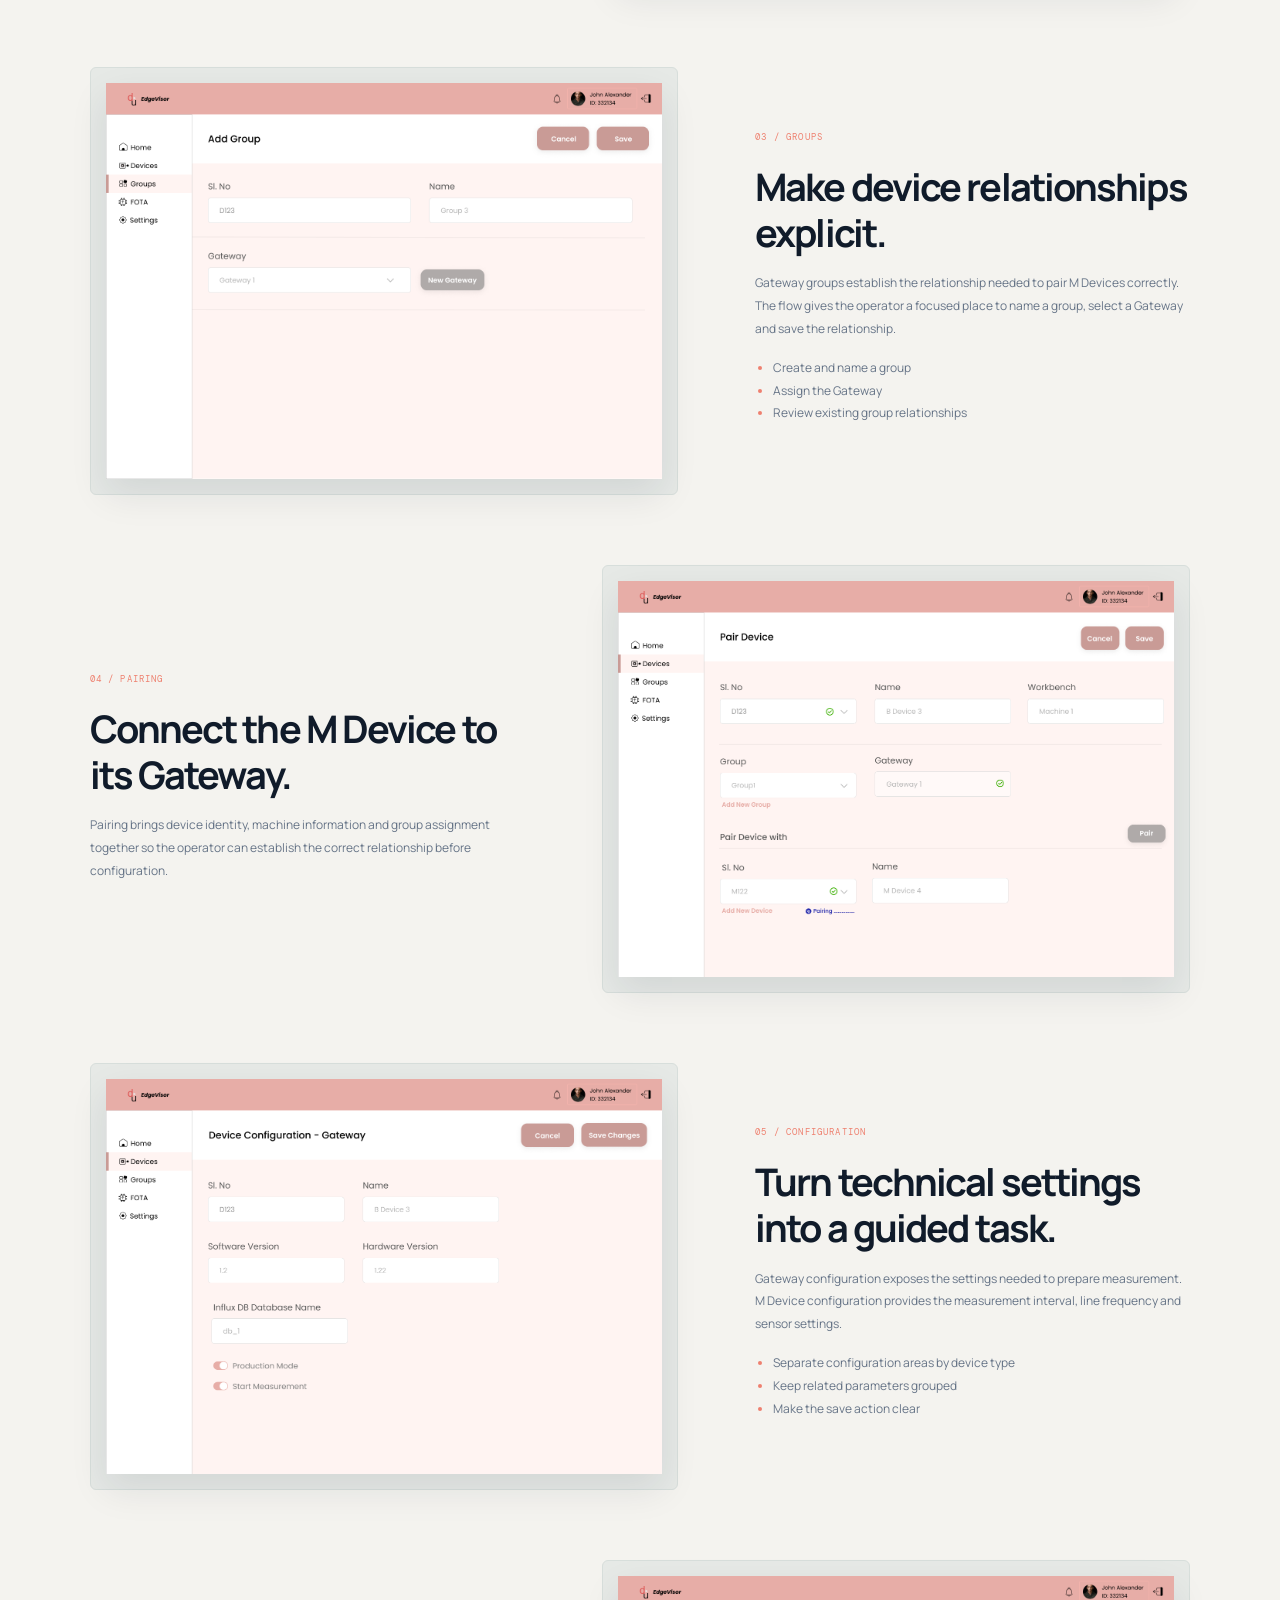
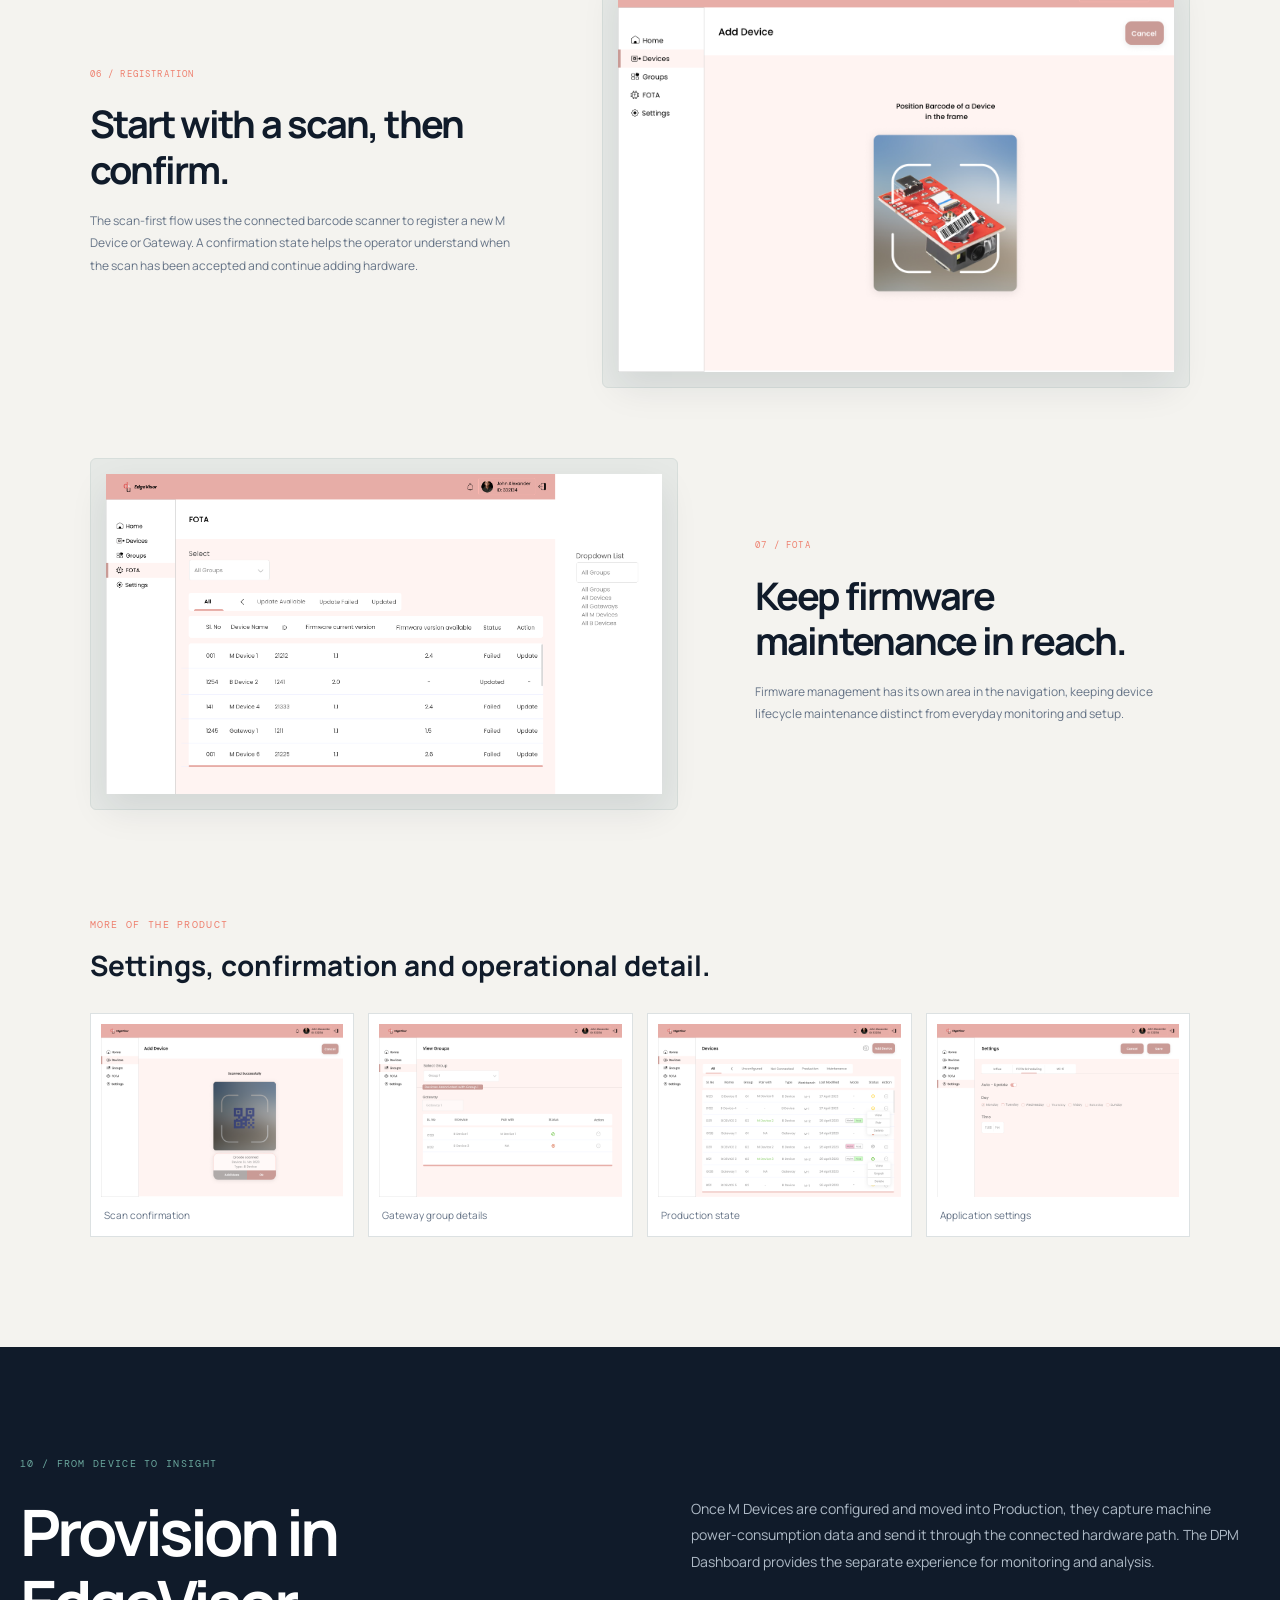
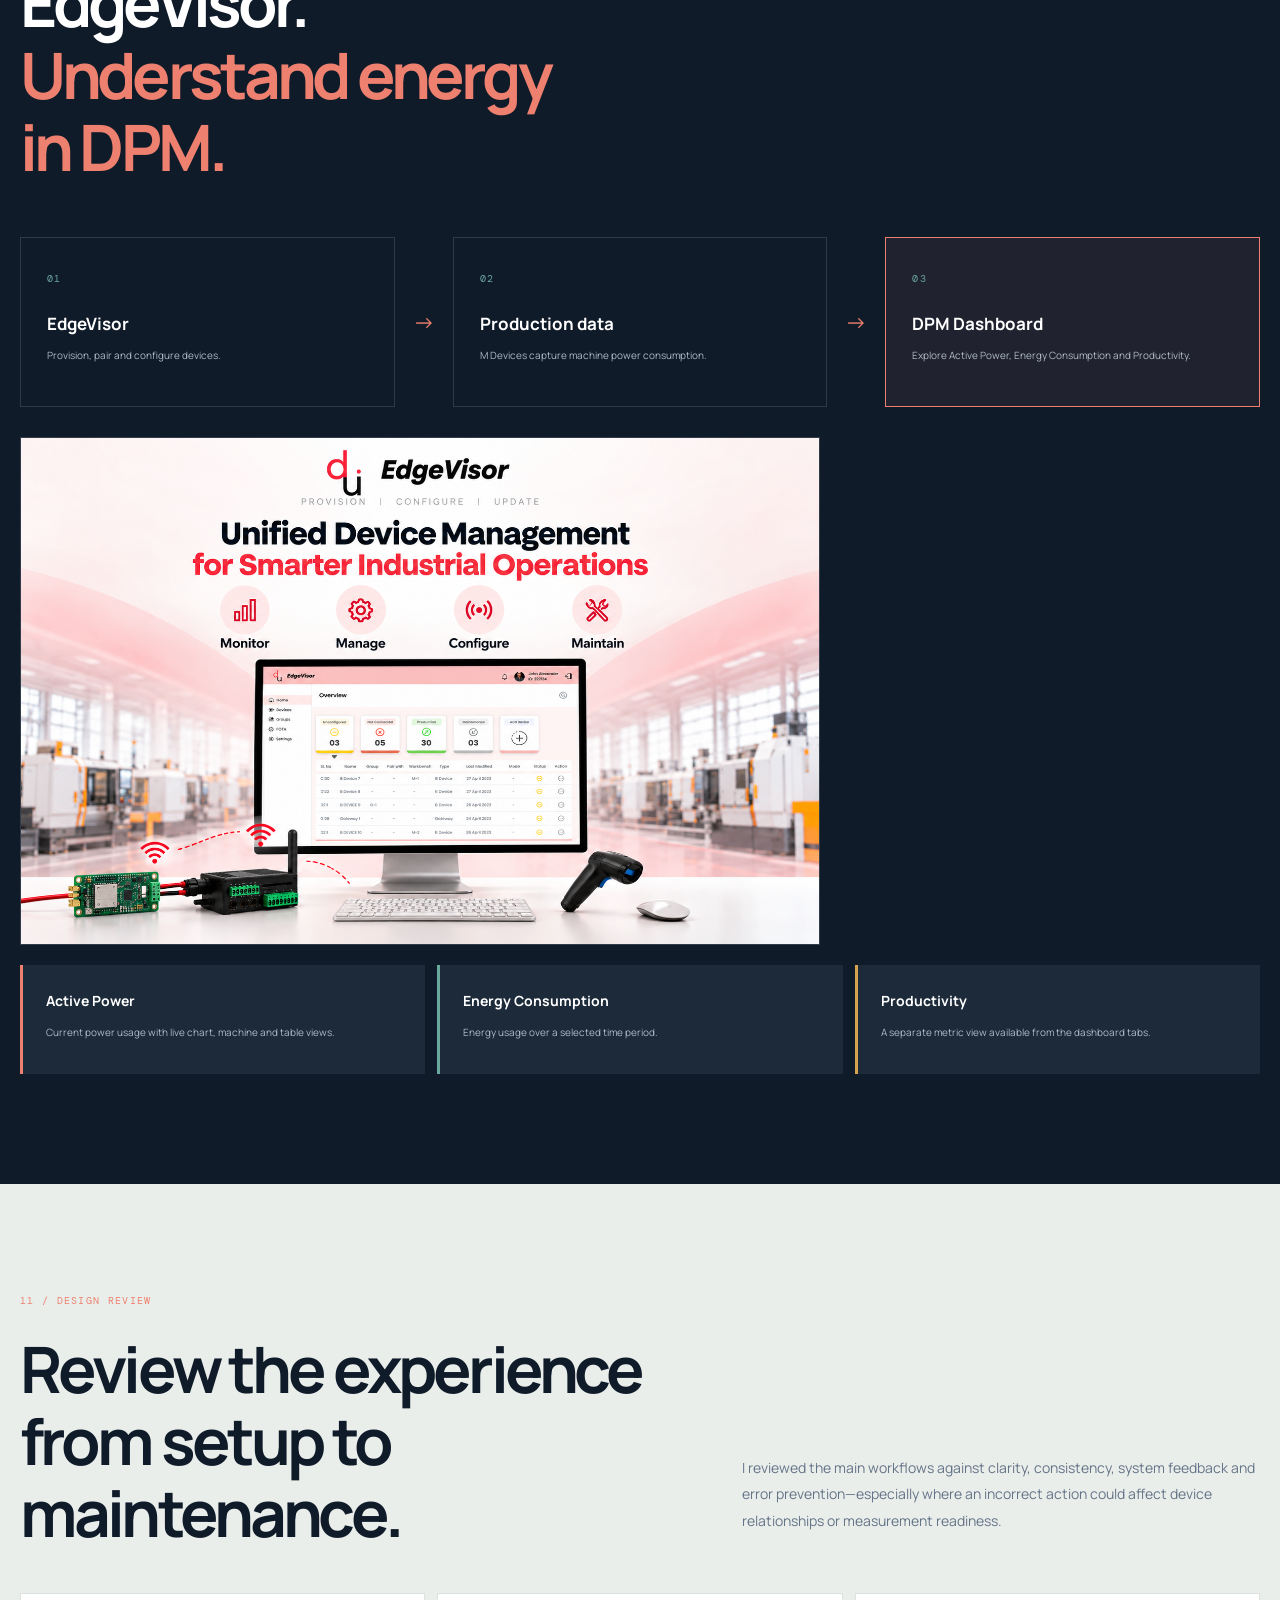
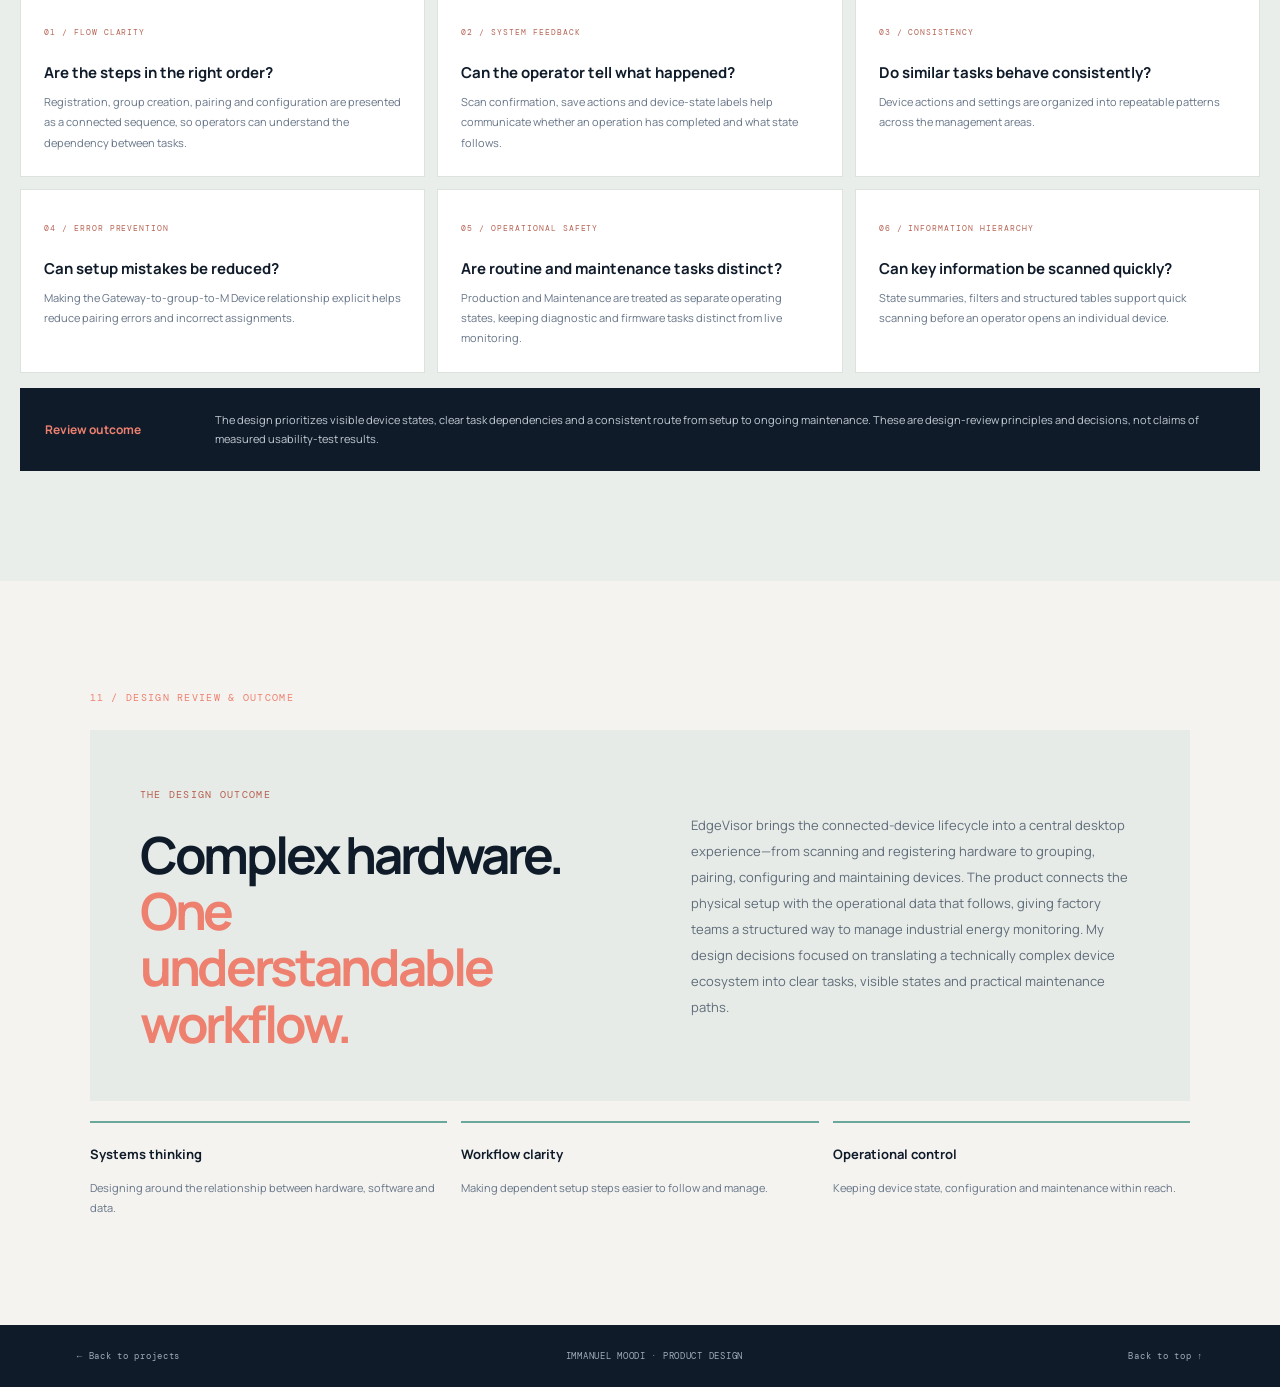
<file: case-studies/edgevisor-industrial-energy-monitoring.html>
<!doctype html>
<html lang="en">
<head>
<meta name="robots" content="noindex, nofollow, noarchive, nosnippet, noimageindex">
<meta name="googlebot" content="noindex, nofollow, noarchive, nosnippet, noimageindex">
<meta charset="utf-8"><meta name="viewport" content="width=device-width, initial-scale=1">
<meta name="description" content="EdgeVisor industrial energy monitoring — a product design case study by Immanuel Moodi.">
<title>EdgeVisor — Industrial Energy Monitoring | Immanuel Moodi</title>
<link rel="preconnect" href="https://fonts.googleapis.com"><link rel="preconnect" href="https://fonts.gstatic.com" crossorigin>
<link href="https://fonts.googleapis.com/css2?family=DM+Mono:wght@400;500&family=Manrope:wght@400;500;600;700;800&display=swap" rel="stylesheet">
<link rel="stylesheet" href="edgevisor-case-study.css">
</head>
<body>
<div class="progress"><span id="progress"></span></div>
<header class="nav"><div class="brand" aria-label="EdgeVisor industrial energy monitoring case study"><span class="brand-mark" aria-hidden="true"><span class="brand-mark-core"></span></span><span>EDGEVISOR <small>INDUSTRIAL ENERGY MONITORING</small></span></div><nav><a href="#research">Research</a><a href="#decisions">Decisions</a><a href="#architecture">Structure</a><a href="#workflow">Workflow</a></nav><a class="back" href="../projects.html">← Back to Projects</a></header>
<main>
<section class="hero" id="top">
 <div class="hero-grid"><div class="hero-copy"><div class="eyebrow"><i></i> INDUSTRIAL IOT · PRODUCT DESIGN · GERMANY</div><h1>Make every<br><em>watt</em> visible.</h1><p class="hero-lede">Designing a connected workspace that brings industrial devices, setup workflows and machine energy data into one clear operational experience.</p><div class="hero-meta"><div><small>MY ROLE</small><b>Lead UI/UX & Product Designer</b></div><div><small>PRODUCT</small><b>EdgeVisor · Device Unlimited</b></div><div><small>DELIVERY</small><b>Desktop application</b></div></div><a class="scroll-link" href="#challenge">Explore the system <span>↓</span></a></div>
 <div class="hero-visual"><div class="visual-label">01 / CONTROL SURFACE</div><img src="../assets/edgevisor/home-overview.png" alt="EdgeVisor home dashboard showing device state summaries and device records"><div class="orbit orbit-one"></div><div class="orbit orbit-two"></div><div class="visual-note"><span class="live-dot"></span> CONNECTED DEVICE OPERATIONS</div></div></div>
 <div class="hero-bottom"><span>DEVICE PROVISIONING</span><span>GATEWAY MANAGEMENT</span><span>POWER MONITORING</span><span>FIRMWARE & DIAGNOSTICS</span></div>
</section>
<section class="section research" id="research">
 <div class="section-tag">02 / USER & SYSTEM RESEARCH</div>
 <div class="split-heading"><h2>Understand the operator’s work<br><em>before shaping the interface.</em></h2><div><p>I began with the client and team requirements and worked with hardware and embedded teams to understand how the connected devices operate. I translated those system requirements into the tasks a factory operator needs to complete from the desktop application.</p><p>The research focus was the operational context: device relationships, setup dependencies, system states, measurement configuration and the actions needed to investigate or maintain a device.</p></div></div>
 <div class="research-method-grid">
  <article><span>01 / SYSTEM DISCOVERY</span><h3>Understand the hardware</h3><p>Map the M Device, Gateway, Configurator, barcode scanner and machine-side connections, including how measurement data travels through the system.</p></article>
  <article><span>02 / REQUIREMENTS DISCOVERY</span><h3>Understand the work</h3><p>Translate stakeholder and cross-functional requirements into the operator tasks: register, group, pair, configure, monitor and maintain.</p></article>
  <article><span>03 / WORKFLOW ANALYSIS</span><h3>Understand dependencies</h3><p>Identify which steps rely on earlier setup—for example, an M Device needs the correct Gateway group before it can be configured for operation.</p></article>
 </div>
 <div class="research-note"><b>Research approach</b><p>This case study documents system discovery, stakeholder requirements and workflow analysis. The source material does not record formal user interviews, participant counts or usability-test results, so I have not presented those as completed research.</p></div>
 <div class="empathy-title"><small>OPERATOR EMPATHY MAP · WORKFLOW-BASED SYNTHESIS</small><h3>What the operator needs to think, do and know.</h3><p>A practical synthesis of the factory operator / administrator role and the tasks defined for EdgeVisor.</p></div>
 <div class="empathy-grid">
  <article><span>THINKS</span><b>“Are all devices correctly connected and ready?”</b><p>Needs confidence that device relationships and measurement settings are correct.</p></article>
  <article><span>DOES</span><b>Registers, groups, pairs and configures devices.</b><p>Moves through a sequence of setup and operational tasks.</p></article>
  <article><span>SEES</span><b>Different devices and operational states.</b><p>Needs a clear view of unconfigured, not connected, Production and Maintenance states.</p></article>
  <article><span>NEEDS</span><b>Clear status, feedback and recovery actions.</b><p>Must be able to diagnose connectivity, inspect logs, test data and update firmware.</p></article>
 </div>
 <p class="micro-note">This empathy map is a role-based synthesis of the documented product requirements and workflows, not a record of direct participant quotes.</p>
</section>
<section class="section decisions" id="decisions">
 <div class="section-tag">03 / PRODUCT DESIGN DECISIONS</div>
 <div class="section-title"><h2>Design decisions that simplify a complex system.</h2><p>I focused on making technical dependencies visible, separating operational tasks and helping the operator understand what to do next.</p></div>
 <div class="decision-list">
  <article><b>01</b><div><h3>Organize the product around the device lifecycle</h3><p>I grouped the experience into Home, Devices, Groups, FOTA and Settings so each area has a clear responsibility.</p><small>DECISION: TASK-BASED INFORMATION ARCHITECTURE</small></div></article>
  <article><b>02</b><div><h3>Make device state the starting point for action</h3><p>I used clear state categories and a device table to help operators identify what is unconfigured, disconnected, in Production or in Maintenance.</p><small>DECISION: STATE-BASED OVERVIEW AND FILTERS</small></div></article>
  <article><b>03</b><div><h3>Use scan-first registration</h3><p>I made QR scanning the entry point for adding M Devices and Gateways, then used confirmation and an Add More path to support repeated registration.</p><small>DECISION: REDUCE MANUAL DEVICE IDENTIFICATION</small></div></article>
  <article><b>04</b><div><h3>Keep grouping and pairing connected</h3><p>I treated Gateway group creation and M Device pairing as dependent tasks, making the relationship explicit in the setup journey.</p><small>DECISION: SHOW DEVICE RELATIONSHIPS BEFORE CONFIGURATION</small></div></article>
  <article><b>05</b><div><h3>Separate Production from Maintenance</h3><p>I kept routine monitoring distinct from diagnostics, logs, testing, configuration and firmware actions to support safer device management.</p><small>DECISION: CLEAR OPERATIONAL MODES</small></div></article>
  <article><b>06</b><div><h3>Connect setup with energy insight</h3><p>I designed EdgeVisor as the device-provisioning layer and connected its Production state to the separate DPM Dashboard experience for power and energy analysis.</p><small>DECISION: DESIGN FOR THE FULL PRODUCT ECOSYSTEM</small></div></article>
 </div>
</section>
<section class="section intro" id="challenge"><div class="section-tag">04 / THE CHALLENGE</div><div class="split-heading"><h2>Not just a dashboard.<br><em>A connected system.</em></h2><div><p>Industrial power monitoring depends on more than displaying readings. Before useful data can appear, operators need to register hardware, create relationships between devices, configure measurement settings and confirm that everything is ready.</p><p>EdgeVisor brings these connected tasks into a single desktop workspace—without losing sight of the physical system behind the interface.</p></div></div>
<div class="challenge-grid"><article><span>01</span><h3>Hardware complexity</h3><p>Multiple components—M Devices, Gateways, a Configurator and a barcode scanner—must work together.</p></article><article><span>02</span><h3>Dependent setup steps</h3><p>Registration, grouping, pairing and configuration must happen in the right order before measurement begins.</p></article><article><span>03</span><h3>Operational visibility</h3><p>Operators need to understand device state, identify issues and move between setup and maintenance.</p></article><article><span>04</span><h3>From setup to insight</h3><p>Configured devices produce machine power data that can be explored in the DPM Dashboard.</p></article></div>
<div class="design-question"><small>THE DESIGN QUESTION</small><p>How might I make a multi-step industrial hardware setup understandable and manageable from one computer, while giving operators a clear view of device readiness and energy data?</p></div>
</section>
<section class="section approach" id="approach"><div class="section-tag">05 / DESIGN PROCESS</div><div class="section-title"><h2>Understand the machine.<br><em>Design the workflow.</em></h2><p>My process moved from system discovery to workflow definition, information architecture, interface design and design review. I worked with client, hardware and embedded-team requirements to understand the device ecosystem, operational dependencies and the tasks the application needed to support.</p></div>
<div class="approach-steps"><article><b>01</b><div><h3>Understand the system</h3><p>Map the physical components, their connections and the role each device plays in capturing power data.</p></div></article><article><b>02</b><div><h3>Understand operations</h3><p>Define what operators need to do to register, organize, pair, configure, monitor and maintain devices.</p></div></article><article><b>03</b><div><h3>Translate requirements</h3><p>Turn technical dependencies into an ordered product experience with clear states and next steps.</p></div></article></div>
<div class="system-strip"><div class="strip-head"><span>THE CONNECTED ECOSYSTEM</span><span>FROM HARDWARE TO WORKSTATION</span></div><div class="system-flow"><div><i>01</i><b>Machine</b><small>Power consumption</small></div><span>→</span><div><i>02</i><b>M Device</b><small>Captures measurements</small></div><span>→</span><div><i>03</i><b>Gateway</b><small>Receives paired data</small></div><span>→</span><div><i>04</i><b>Configurator</b><small>Connects to computer</small></div><span>→</span><div class="system-last"><i>05</i><b>EdgeVisor</b><small>Configure & monitor</small></div></div></div>
</section>
<section class="section user" id="user"><div class="section-tag">06 / THE OPERATOR</div><div class="split-heading"><h2>One operator.<br><em>Many moving parts.</em></h2><div><p>The primary user is a factory operator or administrator responsible for overseeing machine power monitoring, device setup and ongoing device health from a central workstation.</p></div></div>
<div class="operator-card"><div class="operator-main"><div class="operator-icon">OP</div><small>PRIMARY USER</small><h3>Factory operator<br> / administrator</h3><p>Responsible for preparing connected hardware, checking readiness and keeping devices operational.</p></div><div class="operator-needs"><article><small>NEEDS TO DO</small><b>Set up correctly</b><p>Register hardware, associate devices and verify readiness.</p></article><article><small>NEEDS TO KNOW</small><b>See the current state</b><p>Identify devices that are unconfigured, disconnected, in Production or in Maintenance.</p></article><article><small>NEEDS TO RECOVER</small><b>Investigate issues</b><p>Check connectivity, inspect logs, test captured data and update firmware.</p></article><article><small>WORK ENVIRONMENT</small><b>Industrial operations</b><p>Multiple machines and device relationships managed from one desktop.</p></article></div></div>
</section>
<section class="section goals" id="workflow"><div class="section-tag">07 / PRODUCT GOALS</div><div class="section-title"><h2>Six jobs. One connected lifecycle.</h2><p>I structured the experience around the complete device lifecycle, from first registration to ongoing maintenance.</p></div>
<div class="goal-grid"><article><span>01 / PROVISION</span><h3>Register hardware</h3><p>Scan QR codes to register M Devices and Gateways.</p></article><article><span>02 / ORGANIZE</span><h3>Create groups</h3><p>Create a Gateway group and assign the correct Gateway.</p></article><article><span>03 / PAIR</span><h3>Connect devices</h3><p>Associate each M Device with its group and linked Gateway.</p></article><article><span>04 / CONFIGURE</span><h3>Set measurements</h3><p>Configure Gateway measurement state and M Device parameters.</p></article><article><span>05 / OPERATE</span><h3>Start monitoring</h3><p>Move configured devices into Production and begin power tracking.</p></article><article><span>06 / MAINTAIN</span><h3>Diagnose and update</h3><p>Review logs, test captured data, run diagnostics and update firmware.</p></article></div>
<div class="journey"><div class="journey-head"><span>THE SETUP JOURNEY</span><span>UNCONFIGURED → PRODUCTION</span></div><div class="journey-line"><div><i>01</i><b>Prepare</b><small>Connect Configurator + scanner</small></div><span>›</span><div><i>02</i><b>Register</b><small>Scan M Device + Gateway</small></div><span>›</span><div><i>03</i><b>Group</b><small>Create Gateway group</small></div><span>›</span><div><i>04</i><b>Pair</b><small>Assign M Device</small></div><span>›</span><div><i>05</i><b>Configure</b><small>Set measurement values</small></div><span>›</span><div><i>06</i><b>Monitor</b><small>Verify Production data</small></div></div></div>
<div class="friction"><b>DESIGN FOCUS</b><p>Keep device dependencies visible, make the current state easy to recognize, and provide clear feedback when a scan, connection or configuration step needs attention.</p></div>
</section>
<section class="section architecture" id="architecture"><div class="section-tag">08 / INFORMATION ARCHITECTURE</div><div class="section-title"><h2>Five destinations. One clear product map.</h2><p>I simplified the detailed navigation and workflow map into five main areas. Each area has a clear job, while the key device actions remain connected to the device lifecycle.</p></div>
<div class="ia-map"><div class="ia-root">EDGEVISOR</div><div class="ia-branches">
 <article><span>01</span><h3>Home</h3><p>Overview · State summary · Search · Add Device</p><small>SEE WHAT NEEDS ATTENTION</small></article>
 <article><span>02</span><h3>Devices</h3><p>All · Unconfigured · Not Connected · Production · Maintenance</p><small>REGISTER & MANAGE DEVICES</small></article>
 <article><span>03</span><h3>Groups</h3><p>Group list · Create group · Assign Gateway · View group</p><small>ORGANIZE DEVICE RELATIONSHIPS</small></article>
 <article><span>04</span><h3>FOTA</h3><p>Choose device scope · Select update · Review result</p><small>MANAGE FIRMWARE</small></article>
 <article><span>05</span><h3>Settings</h3><p>Overview · File schedule · Log schedule · Connectivity · Backup · Meter settings</p><small>CONFIGURE THE APPLICATION</small></article>
</div><div class="ia-footer"><b>Shared device actions</b><span>View</span><span>Configure</span><span>Diagnostics</span><span>Logs</span><span>Test</span><span>Firmware</span><span>Unpair</span></div></div>
<p class="micro-note">The detailed source architecture is represented here as a shorter navigation map for easier scanning. The original task relationships are reflected in the workflow and device-management sections below.</p>
</section>
<section class="section interface" id="interface"><div class="section-tag">09 / THE INTERFACE</div><div class="section-title"><h2>From overview to precise control.</h2><p>The interface is designed to move operators from a broad view of system health into the exact device or workflow that needs attention.</p></div>
<div class="screen-feature"><div class="screen-image"><img src="../assets/edgevisor/home-overview.png" alt="EdgeVisor overview dashboard"></div><div class="screen-copy"><small>01 / HOME</small><h3>See the system at a glance.</h3><p>Summary cards communicate device states, while the table provides a route into individual records. The dashboard also gives operators a direct starting point for adding hardware.</p><ul><li>State summary at the top level</li><li>Device records in a consistent table</li><li>Direct access to device registration</li></ul></div></div>
<div class="screen-feature reverse"><div class="screen-image"><img src="../assets/edgevisor/devices-registry.png" alt="EdgeVisor device registry and status table"></div><div class="screen-copy"><small>02 / DEVICES</small><h3>Manage device states and actions.</h3><p>The device registry brings device identity, grouping, type, last-updated information, state and available actions into one working view.</p><ul><li>Filter devices by operational state</li><li>Access configuration and maintenance actions</li><li>Understand which devices need attention</li></ul></div></div>
<div class="screen-feature"><div class="screen-image"><img src="../assets/edgevisor/create-gateway-group.png" alt="Create Gateway group screen"></div><div class="screen-copy"><small>03 / GROUPS</small><h3>Make device relationships explicit.</h3><p>Gateway groups establish the relationship needed to pair M Devices correctly. The flow gives the operator a focused place to name a group, select a Gateway and save the relationship.</p><ul><li>Create and name a group</li><li>Assign the Gateway</li><li>Review existing group relationships</li></ul></div></div>
<div class="screen-feature reverse"><div class="screen-image"><img src="../assets/edgevisor/pair-device.png" alt="Pair M Device screen"></div><div class="screen-copy"><small>04 / PAIRING</small><h3>Connect the M Device to its Gateway.</h3><p>Pairing brings device identity, machine information and group assignment together so the operator can establish the correct relationship before configuration.</p></div></div>
<div class="screen-feature"><div class="screen-image"><img src="../assets/edgevisor/gateway-configuration.png" alt="Gateway device configuration form"></div><div class="screen-copy"><small>05 / CONFIGURATION</small><h3>Turn technical settings into a guided task.</h3><p>Gateway configuration exposes the settings needed to prepare measurement. M Device configuration provides the measurement interval, line frequency and sensor settings.</p><ul><li>Separate configuration areas by device type</li><li>Keep related parameters grouped</li><li>Make the save action clear</li></ul></div></div>
<div class="screen-feature reverse"><div class="screen-image"><img src="../assets/edgevisor/device-scan.png" alt="QR code based device registration screen"></div><div class="screen-copy"><small>06 / REGISTRATION</small><h3>Start with a scan, then confirm.</h3><p>The scan-first flow uses the connected barcode scanner to register a new M Device or Gateway. A confirmation state helps the operator understand when the scan has been accepted and continue adding hardware.</p></div></div>
<div class="screen-feature"><div class="screen-image"><img src="../assets/edgevisor/firmware-management.png" alt="FOTA firmware management screen"></div><div class="screen-copy"><small>07 / FOTA</small><h3>Keep firmware maintenance in reach.</h3><p>Firmware management has its own area in the navigation, keeping device lifecycle maintenance distinct from everyday monitoring and setup.</p></div></div>
<div class="gallery"><div class="gallery-heading"><small>MORE OF THE PRODUCT</small><h3>Settings, confirmation and operational detail.</h3></div><div class="gallery-grid"><figure><img src="../assets/edgevisor/device-scan-confirmation.png" alt="Device scan confirmation"><figcaption>Scan confirmation</figcaption></figure><figure><img src="../assets/edgevisor/view-group.png" alt="Gateway group details"><figcaption>Gateway group details</figcaption></figure><figure><img src="../assets/edgevisor/device-list-production.png" alt="Devices in Production"><figcaption>Production state</figcaption></figure><figure><img src="../assets/edgevisor/settings-network.png" alt="Application settings"><figcaption>Application settings</figcaption></figure></div></div>
</section>
<section class="section data"><div class="section-tag">10 / FROM DEVICE TO INSIGHT</div><div class="split-heading"><h2>Provision in EdgeVisor.<br><em>Understand energy in DPM.</em></h2><div><p>Once M Devices are configured and moved into Production, they capture machine power-consumption data and send it through the connected hardware path. The DPM Dashboard provides the separate experience for monitoring and analysis.</p></div></div>
<div class="data-flow"><div><small>01</small><b>EdgeVisor</b><p>Provision, pair and configure devices.</p></div><span>→</span><div><small>02</small><b>Production data</b><p>M Devices capture machine power consumption.</p></div><span>→</span><div><small>03</small><b>DPM Dashboard</b><p>Explore Active Power, Energy Consumption and Productivity.</p></div></div>
<div class="dpm-image"><img src="../assets/thumbs/industrial-energy-monitoring.png" alt="Industrial energy monitoring product overview"></div>
<div class="metric-grid"><article><b>Active Power</b><p>Current power usage with live chart, machine and table views.</p></article><article><b>Energy Consumption</b><p>Energy usage over a selected time period.</p></article><article><b>Productivity</b><p>A separate metric view available from the dashboard tabs.</p></article></div>
</section>
<section class="section review" id="design-review"><div class="section-tag">11 / DESIGN REVIEW</div><div class="section-title"><h2>Review the experience from setup to maintenance.</h2><p>I reviewed the main workflows against clarity, consistency, system feedback and error prevention—especially where an incorrect action could affect device relationships or measurement readiness.</p></div>
<div class="review-grid">
 <article><span>01 / FLOW CLARITY</span><h3>Are the steps in the right order?</h3><p>Registration, group creation, pairing and configuration are presented as a connected sequence, so operators can understand the dependency between tasks.</p></article>
 <article><span>02 / SYSTEM FEEDBACK</span><h3>Can the operator tell what happened?</h3><p>Scan confirmation, save actions and device-state labels help communicate whether an operation has completed and what state follows.</p></article>
 <article><span>03 / CONSISTENCY</span><h3>Do similar tasks behave consistently?</h3><p>Device actions and settings are organized into repeatable patterns across the management areas.</p></article>
 <article><span>04 / ERROR PREVENTION</span><h3>Can setup mistakes be reduced?</h3><p>Making the Gateway-to-group-to-M Device relationship explicit helps reduce pairing errors and incorrect assignments.</p></article>
 <article><span>05 / OPERATIONAL SAFETY</span><h3>Are routine and maintenance tasks distinct?</h3><p>Production and Maintenance are treated as separate operating states, keeping diagnostic and firmware tasks distinct from live monitoring.</p></article>
 <article><span>06 / INFORMATION HIERARCHY</span><h3>Can key information be scanned quickly?</h3><p>State summaries, filters and structured tables support quick scanning before an operator opens an individual device.</p></article>
</div>
<div class="review-callout"><b>Review outcome</b><p>The design prioritizes visible device states, clear task dependencies and a consistent route from setup to ongoing maintenance. These are design-review principles and decisions, not claims of measured usability-test results.</p></div>
</section>
<section class="section reflection"><div class="section-tag">11 / DESIGN REVIEW & OUTCOME</div><div class="reflection-box"><div><small>THE DESIGN OUTCOME</small><h2>Complex hardware.<br><em>One understandable workflow.</em></h2></div><p>EdgeVisor brings the connected-device lifecycle into a central desktop experience—from scanning and registering hardware to grouping, pairing, configuring and maintaining devices. The product connects the physical setup with the operational data that follows, giving factory teams a structured way to manage industrial energy monitoring. My design decisions focused on translating a technically complex device ecosystem into clear tasks, visible states and practical maintenance paths.</p></div><div class="takeaways"><article><b>Systems thinking</b><p>Designing around the relationship between hardware, software and data.</p></article><article><b>Workflow clarity</b><p>Making dependent setup steps easier to follow and manage.</p></article><article><b>Operational control</b><p>Keeping device state, configuration and maintenance within reach.</p></article></div></section>
</main>
<footer><a href="../projects.html">← Back to projects</a><span>IMMANUEL MOODI · PRODUCT DESIGN</span><a href="#top">Back to top ↑</a></footer>
<div class="lightbox" id="lightbox"><button aria-label="Close image">×</button><img alt=""></div>
<script src="edgevisor-case-study.js"></script>
</body></html>
</file>
<file: style.css>
@import url('https://fonts.googleapis.com/css2?family=DM+Sans:wght@400;500;600;700&family=Space+Grotesk:wght@500;600;700&display=swap');

:root{
  --bg:#f5f4ef;
  --paper:#fbfaf7;
  --ink:#101312;
  --muted:#68706d;
  --line:#d9dad3;
  --accent:#155e63;
  --accent-soft:#dfeae6;
  --yellow:#efb64b;
  --white:#fff;
  --max:1180px;
  --radius:28px;
  --shadow:0 24px 70px rgba(22,29,28,.10);
}

*{box-sizing:border-box}
html{scroll-behavior:smooth}
body{
  margin:0;
  background:var(--bg);
  color:var(--ink);
  font-family:'DM Sans',sans-serif;
  line-height:1.55;
  overflow-x:hidden;
}
body:before{
  content:"";
  position:fixed;
  inset:0;
  pointer-events:none;
  z-index:999;
  background:linear-gradient(90deg,rgba(255,255,255,.16),transparent 20%,transparent 80%,rgba(255,255,255,.12));
  mix-blend-mode:soft-light;
}
a{color:inherit;text-decoration:none}
img{max-width:100%}

.site-shell{max-width:var(--max);margin:0 auto;padding:0 28px}
.nav{
  min-height:82px;
  display:grid;
  grid-template-columns:1fr auto 1fr;
  align-items:center;
  gap:20px;
  border-bottom:1px solid var(--line);
}
.brand{display:inline-flex;align-items:center;gap:11px;width:max-content;font-size:12px;font-weight:700;letter-spacing:.13em}
.brand-mark{width:35px;height:35px;border-radius:50%;display:grid;place-items:center;background:var(--ink);color:#fff;font-size:10px;letter-spacing:0;box-shadow:0 8px 25px rgba(0,0,0,.12)}
.menu{display:flex;gap:4px;padding:4px;border:1px solid var(--line);border-radius:999px;background:rgba(255,255,255,.42);backdrop-filter:blur(12px)}
.menu a{padding:9px 16px;border-radius:999px;color:var(--muted);font-size:12px;font-weight:700;transition:.25s ease}
.menu a:hover,.menu a.active{background:var(--ink);color:#fff}
.nav-cta{justify-self:end;font-size:12px;font-weight:700}
.nav-cta span{color:var(--accent);font-size:17px}

.eyebrow{margin:0 0 16px;color:var(--accent);font-size:10px;font-weight:700;letter-spacing:.18em}
.hero{
  min-height:665px;
  display:grid;
  grid-template-columns:1.12fr .88fr;
  gap:60px;
  align-items:center;
  padding:82px 0 92px;
}
.hero h1,.page-hero h1,.section h2,.contact-card h2,.project-title{font-family:'Space Grotesk',sans-serif;letter-spacing:-.05em}
.hero h1{font-size:clamp(44px,5.7vw,76px);line-height:.94;margin:0 0 30px;max-width:780px}
.hero h1 em{font-style:normal;color:var(--accent)}
.hero-text{max-width:670px;color:var(--muted);font-size:17px}
.hero-actions{display:flex;flex-wrap:wrap;gap:10px;margin-top:30px}
.button{display:inline-flex;align-items:center;gap:9px;padding:13px 17px;border:1px solid var(--ink);border-radius:999px;font-size:12px;font-weight:700;transition:.25s ease}
.button.dark{background:var(--ink);color:#fff}
.button.light{background:transparent}
.button:hover{transform:translateY(-3px);box-shadow:0 12px 30px rgba(0,0,0,.12)}

.hero-visual{position:relative;min-height:460px;display:grid;place-items:center}
.hero-visual:before{content:"";position:absolute;width:310px;height:310px;border:1px dashed #bbc0b7;border-radius:50%;animation:spin 24s linear infinite}
.hero-visual:after{content:"";position:absolute;width:420px;height:420px;border:1px solid rgba(21,94,99,.10);border-radius:50%}
.orb{position:absolute;border-radius:50%;box-shadow:0 28px 80px rgba(18,36,35,.15)}
.orb-a{width:118px;height:118px;left:14%;top:10%;background:var(--accent);animation:floatA 7s ease-in-out infinite}
.orb-b{width:74px;height:74px;right:10%;top:24%;background:var(--yellow);animation:floatB 6s ease-in-out infinite}
.orb-c{width:54px;height:54px;left:22%;bottom:13%;background:#8b9c90;animation:floatC 8s ease-in-out infinite}
.core{position:relative;z-index:2;width:230px;height:230px;border-radius:50%;background:var(--ink);color:#fff;display:grid;place-items:center;text-align:center;transform:rotate(-7deg);box-shadow:0 35px 100px rgba(0,0,0,.20);animation:breathe 6s ease-in-out infinite}
.core strong{display:block;font:700 62px/.85 'Space Grotesk',sans-serif;letter-spacing:-.07em}
.core span{display:block;margin-top:9px;font-size:9px;letter-spacing:.16em;line-height:1.5;color:#d9e4df}
.core-badge{position:absolute;right:7%;bottom:8%;padding:10px 13px;border:1px solid var(--line);border-radius:999px;background:rgba(255,255,255,.70);backdrop-filter:blur(8px);font-size:9px;font-weight:700;letter-spacing:.12em;color:var(--muted)}

.ticker{display:grid;grid-template-columns:repeat(6,1fr);gap:10px;padding:16px 0;border-top:1px solid var(--line);border-bottom:1px solid var(--line);overflow:hidden}
.ticker span{text-align:center;font-size:9px;color:var(--muted);letter-spacing:.16em;font-weight:700;white-space:nowrap}

.section{padding:100px 0}
.section-label{margin-bottom:30px;color:var(--accent);font-size:10px;font-weight:700;letter-spacing:.18em}
.about-grid{display:grid;grid-template-columns:.75fr 1.25fr;gap:70px;align-items:center}
.about-visual{position:relative;min-height:430px}
.portrait-frame{position:absolute;inset:0 16% 0 8%;border-radius:var(--radius);overflow:hidden;background:linear-gradient(145deg,#dce7e2,#8da9a2);box-shadow:var(--shadow);display:grid;place-items:center}
.portrait-frame:before{content:"";position:absolute;inset:14px;border:1px solid rgba(255,255,255,.45);border-radius:22px}
.portrait-placeholder{text-align:center;position:relative;z-index:2;color:#fff}
.portrait-placeholder strong{display:block;font:700 84px/.86 'Space Grotesk',sans-serif;letter-spacing:-.08em}
.portrait-placeholder span{display:block;margin-top:15px;font-size:10px;letter-spacing:.16em;font-weight:700}
.photo-note{position:absolute;left:0;bottom:20px;padding:10px 13px;border:1px solid var(--line);border-radius:999px;background:rgba(255,255,255,.72);font-size:9px;color:var(--muted);backdrop-filter:blur(8px)}
.about-copy h2{font-size:clamp(37px,4.5vw,62px);line-height:1.02;margin:0 0 25px}
.about-copy p{max-width:690px;color:var(--muted);font-size:16px}
.stats{display:flex;gap:38px;flex-wrap:wrap;margin-top:34px}
.stats div{display:grid;gap:3px}.stats strong{font:700 31px/1 'Space Grotesk',sans-serif}.stats span{font-size:9px;color:var(--muted);letter-spacing:.12em;text-transform:uppercase}

.section-head{display:flex;justify-content:space-between;align-items:end;gap:20px;margin-bottom:26px}
.text-link{font-size:12px;font-weight:700}
.featured-grid{display:grid;grid-template-columns:1.35fr .65fr;gap:20px}
.work-card{display:block}
.work-art{position:relative;overflow:hidden;min-height:360px;border-radius:var(--radius);border:1px solid rgba(0,0,0,.07)}
.work-card.large .work-art{min-height:490px}
.work-art img{width:100%;height:100%;object-fit:cover;display:block;transition:transform .55s ease,filter .55s ease}
.work-card:hover .work-art img{transform:scale(1.04);filter:saturate(1.06)}
.work-overlay{position:absolute;inset:0;background:linear-gradient(180deg,rgba(16,19,18,.02) 30%,rgba(16,19,18,.55));pointer-events:none}
.work-badge{position:absolute;left:18px;top:18px;z-index:2;padding:8px 10px;border:1px solid rgba(255,255,255,.28);border-radius:999px;background:rgba(16,19,18,.30);color:#fff;font-size:8px;font-weight:700;letter-spacing:.15em;backdrop-filter:blur(8px)}
.work-index{position:absolute;right:18px;top:18px;z-index:2;color:#fff;font:700 13px 'Space Grotesk',sans-serif}
.work-copy{display:flex;justify-content:space-between;gap:18px;padding:17px 2px 5px}
.work-copy h3{font:700 24px/1.04 'Space Grotesk',sans-serif;letter-spacing:-.035em;margin:0 0 7px}
.work-copy p{margin:0;color:var(--muted);font-size:12px;max-width:590px}
.work-arrow{font-size:23px;line-height:1}

.cap-grid{display:grid;grid-template-columns:repeat(4,1fr);gap:1px;background:var(--line);border:1px solid var(--line)}
.cap-grid article{padding:27px;background:var(--bg);min-height:170px}.cap-grid h3{margin:0 0 10px;color:var(--accent);font-size:10px;letter-spacing:.13em}.cap-grid p{margin:0;color:var(--muted);font-size:12px}

.contact-wrap{padding:20px 0 100px}
.contact-card{position:relative;overflow:hidden;background:var(--ink);color:#fff;border-radius:var(--radius);padding:60px}
.contact-card:before{content:"";position:absolute;width:260px;height:260px;border:1px solid rgba(255,255,255,.10);border-radius:50%;right:-70px;top:-100px}
.contact-card:after{content:"";position:absolute;width:120px;height:120px;background:var(--accent);border-radius:50%;right:110px;bottom:-70px;filter:blur(2px);opacity:.28}
.contact-card h2{position:relative;z-index:2;max-width:760px;font-size:clamp(36px,4.5vw,63px);line-height:1.02;margin:0 0 35px}
.contact-links{position:relative;z-index:2;display:flex;flex-wrap:wrap;gap:12px 24px}.contact-links a{font-weight:700;font-size:13px;padding-bottom:6px;border-bottom:1px solid rgba(255,255,255,.32)}.contact-links a:hover{color:var(--yellow)}
.footer{display:flex;justify-content:space-between;gap:15px;padding:22px 0 34px;color:var(--muted);font-size:10px}


/* FINAL HOME POLISH */
.recognition-card,.cert-card,.cap-grid article{will-change:transform}
.recognition-card{transition:transform .35s ease,box-shadow .35s ease}.recognition-card:hover{transform:translateY(-7px);box-shadow:0 22px 60px rgba(22,29,28,.12)}
.cert-card{transition:transform .35s ease,box-shadow .35s ease}.cert-card:hover{transform:translateY(-6px);box-shadow:0 18px 48px rgba(22,29,28,.10)}
.cert-seal{width:44px;height:44px;border-radius:50%;display:grid;place-items:center;border:1px solid var(--line);background:var(--accent-soft);color:var(--accent);font:700 11px 'Space Grotesk',sans-serif;letter-spacing:.08em}
.cap-grid-full{grid-template-columns:repeat(3,1fr)}
.cap-grid-full article{min-height:145px;transition:transform .28s ease,background .28s ease}.cap-grid-full article:hover{transform:translateY(-4px);background:rgba(255,255,255,.53)}
.cap-grid-full p{font-size:11.5px;line-height:1.6}
.recognition-strip{padding:0 0 34px}.recognition-strip-inner{padding:18px 20px;border:1px solid var(--line);border-radius:20px;background:linear-gradient(100deg,rgba(21,94,99,.07),rgba(255,255,255,.45));display:flex;justify-content:space-between;gap:20px;align-items:center;position:relative;overflow:hidden}.recognition-strip-inner:after{content:"";position:absolute;inset:-140% 0 auto;height:300%;background:linear-gradient(100deg,transparent 38%,rgba(255,255,255,.34) 50%,transparent 62%);transform:translateX(-100%);animation:shine 8s ease-in-out infinite}.recognition-strip-label{position:relative;z-index:1;color:var(--accent);font-size:9px;font-weight:700;letter-spacing:.15em}.recognition-strip-items{position:relative;z-index:1;display:flex;gap:24px;flex-wrap:wrap;justify-content:flex-end}.recognition-strip-items span{font-size:10px;color:var(--muted)}.recognition-strip-items b{color:var(--ink);font-weight:700;margin-left:4px}
.case-button{display:inline-flex;align-items:center;gap:8px;padding:12px 16px;border:1px solid var(--ink);border-radius:999px;font-size:11px;font-weight:700;transition:transform .25s ease,background .25s ease,color .25s ease}.case-button:hover{background:var(--ink);color:#fff}.project-card-row:hover .case-button{transform:translateX(3px)}
@keyframes shine{0%,55%{transform:translateX(-100%)}75%,100%{transform:translateX(100%)}}

/* PROJECTS */
.page-hero{padding:78px 0 48px;max-width:920px}
.page-hero h1{font-size:clamp(50px,6.3vw,82px);line-height:.94;margin:0 0 24px}.page-hero h1 em{font-style:normal;color:var(--accent)}
.page-hero>p:last-child{max-width:710px;color:var(--muted);font-size:17px}
.project-intro-stats{display:flex;gap:10px;flex-wrap:wrap;margin-top:30px}.project-pill{padding:9px 12px;border:1px solid var(--line);border-radius:999px;color:var(--muted);font-size:9px;font-weight:700;letter-spacing:.08em;background:rgba(255,255,255,.36)}
.project-list{display:grid;gap:18px;padding-bottom:80px}
.project-card-row{display:grid;grid-template-columns:84px 42% 1fr;gap:24px;align-items:center;padding:22px;border:1px solid var(--line);border-radius:30px;background:rgba(255,255,255,.28);transition:.3s ease}
.project-card-row:hover{transform:translateY(-4px);background:rgba(255,255,255,.55);box-shadow:var(--shadow)}
.project-num{font:700 24px/1 'Space Grotesk',sans-serif;color:#8a918d;align-self:start;padding-top:4px}.project-num span{display:block;margin-top:7px;font:600 9px/1.4 'DM Sans',sans-serif;color:var(--muted);letter-spacing:.12em}
.project-thumb-wrap{position:relative;aspect-ratio:16/10;border-radius:22px;overflow:hidden;background:#ddd;border:1px solid rgba(0,0,0,.06)}
.project-thumb-wrap img{width:100%;height:100%;object-fit:cover;display:block;transition:transform .55s ease}.project-card-row:hover .project-thumb-wrap img{transform:scale(1.045)}
.project-thumb-shine{position:absolute;inset:0;background:linear-gradient(115deg,transparent 25%,rgba(255,255,255,.20) 47%,transparent 67%);transform:translateX(-110%);transition:.7s ease}.project-card-row:hover .project-thumb-shine{transform:translateX(110%)}
.project-info{padding:2px 8px 2px 0}.project-kicker{color:var(--accent);font-size:9px;font-weight:700;letter-spacing:.16em;margin-bottom:9px}.project-title{font-size:clamp(29px,3.3vw,45px);line-height:1.02;margin:0 0 12px}.project-desc{color:var(--muted);font-size:13px;max-width:520px;margin:0 0 18px}
.project-facts{display:grid;gap:7px;margin-bottom:20px}.project-facts div{display:flex;gap:9px;font-size:10px;color:var(--muted)}.project-facts b{min-width:54px;color:var(--ink)}
.case-button{display:inline-flex;align-items:center;gap:10px;padding:12px 16px;border-radius:999px;background:var(--ink);color:#fff;font-size:11px;font-weight:700;transition:.25s ease}.case-button:hover{transform:translateY(-2px);background:var(--accent);box-shadow:0 12px 24px rgba(21,94,99,.20)}
.project-cta{margin:15px 0 100px;padding:46px;border-radius:var(--radius);background:#e5e9e3;display:flex;align-items:center;justify-content:space-between;gap:30px}.project-cta h2{font:700 clamp(30px,3.6vw,46px)/1.04 'Space Grotesk',sans-serif;letter-spacing:-.04em;margin:0;max-width:720px}

/* Small reveal animation */
.reveal{opacity:0;transform:translateY(24px);transition:opacity .75s ease,transform .75s cubic-bezier(.2,.7,.2,1)}.reveal.is-visible{opacity:1;transform:none}.reveal.delay-1{transition-delay:.10s}.reveal.delay-2{transition-delay:.20s}.reveal.delay-3{transition-delay:.30s}.reveal.delay-4{transition-delay:.40s}

@keyframes reveal{to{opacity:1;transform:none}}
@keyframes spin{to{transform:rotate(360deg)}}
@keyframes breathe{50%{transform:rotate(-7deg) translateY(-6px) scale(1.015)}}
@keyframes floatA{50%{transform:translateY(17px) translateX(10px)}}
@keyframes floatB{50%{transform:translateY(-16px) translateX(-8px)}}
@keyframes floatC{50%{transform:translateY(12px) translateX(12px)}}

@media(max-width:980px){
  .hero{grid-template-columns:1fr}.hero-visual{min-height:420px}
  .about-grid{grid-template-columns:1fr;gap:35px}.about-visual{min-height:390px;max-width:600px}.portrait-frame{inset:0 25% 0 0}
  .featured-grid{grid-template-columns:1fr}.work-card.large .work-art{min-height:410px}
  .cap-grid{grid-template-columns:1fr 1fr}
  .project-card-row{grid-template-columns:50px 40% 1fr}
}
@media(max-width:720px){
  .site-shell{padding:0 17px}.nav{grid-template-columns:1fr auto;grid-template-rows:auto auto;padding:15px 0;min-height:auto}.menu{grid-column:1/-1;grid-row:2;width:max-content;margin:auto}.nav-cta{font-size:11px}
  .hero{padding:56px 0 70px}.hero h1{font-size:55px}.hero-text{font-size:15px}.hero-visual{min-height:360px}.hero-visual:after{width:320px;height:320px}.hero-visual:before{width:240px;height:240px}.core{width:185px;height:185px}.core strong{font-size:50px}.orb-a{width:88px;height:88px}.orb-b{width:60px;height:60px}.orb-c{width:45px;height:45px}
  .ticker{grid-template-columns:repeat(2,1fr);row-gap:12px}.ticker span:nth-child(n+5){display:none}
  .section{padding:78px 0}.about-copy h2{font-size:43px}.stats{gap:24px}.portrait-frame{inset:0 12% 0 0}.photo-note{left:15px}
  .cap-grid{grid-template-columns:1fr}.contact-card{padding:38px 24px}
  .project-card-row{grid-template-columns:1fr;gap:15px;padding:16px;border-radius:24px}.project-num{padding:0}.project-thumb-wrap{order:2}.project-info{order:3;padding:0 2px 3px}.project-title{font-size:35px}.project-facts{margin-bottom:17px}.project-cta{padding:34px 24px;flex-direction:column;align-items:flex-start;margin-bottom:70px}
  .footer{flex-direction:column;gap:7px}
}

/* v4 additions */
.cursor-glow{position:fixed;z-index:-1;pointer-events:none;width:320px;height:320px;border-radius:50%;background:radial-gradient(circle,rgba(21,94,99,.14),rgba(21,94,99,0) 68%);filter:blur(3px);transform:translate3d(-1000px,-1000px,0);transition:transform .08s linear}
.hero-copy{position:relative;z-index:2}.hero-status{display:flex;gap:10px;flex-wrap:wrap;margin-top:18px}.hero-status span{display:inline-flex;align-items:center;gap:7px;padding:10px 13px;border:1px solid var(--line);border-radius:999px;background:rgba(255,255,255,.46);color:var(--ink);font-size:9px;font-weight:800;letter-spacing:.06em;text-transform:uppercase;box-shadow:0 8px 20px rgba(16,21,19,.04)}.hero-status b{font-size:12px;line-height:1}.hero-meta{display:flex;gap:12px;flex-wrap:wrap;margin-top:18px;color:var(--muted);font-size:9px;font-weight:700;letter-spacing:.09em;text-transform:uppercase}.hero-meta span{padding-right:12px;border-right:1px solid var(--line)}.hero-meta span:last-child{border-right:0}
.button.accent{background:var(--accent);color:#fff;border-color:var(--accent)}
.orbit{position:absolute;left:50%;top:50%;border:1px dashed rgba(21,94,99,.26);border-radius:50%;transform:translate(-50%,-50%)}.orbit-outer{width:100%;height:100%;animation:spin 28s linear infinite}.orbit-inner{width:72%;height:72%;border-color:rgba(21,94,99,.18);animation:spin 18s linear infinite reverse}.hero-visual .orb-a{animation:floatA 6s ease-in-out infinite}.hero-visual .orb-b{animation:floatB 7s ease-in-out infinite}.hero-visual .orb-c{animation:floatC 5.5s ease-in-out infinite}.hero-visual .core{animation:breathe 5s ease-in-out infinite}
.section-title{font:700 clamp(34px,4vw,50px)/1.03 'Space Grotesk',sans-serif;letter-spacing:-.045em;margin:0;max-width:720px}.recognition-note{font-size:10px;color:var(--muted);letter-spacing:.1em;text-transform:uppercase;font-weight:700}.recognition-grid{display:grid;grid-template-columns:1.2fr 1fr 1fr;gap:16px}.recognition-card{position:relative;border:1px solid var(--line);border-radius:25px;background:rgba(255,255,255,.42);padding:28px;min-height:270px;overflow:hidden;transition:transform .28s ease,box-shadow .28s ease,background .28s ease}.recognition-card:hover{transform:translateY(-5px);box-shadow:var(--shadow);background:rgba(255,255,255,.72)}.featured-recognize{background:linear-gradient(145deg,#173b3d,#276e6d);color:#fff;border-color:transparent}.featured-recognize p,.featured-recognize a,.featured-recognize .recognition-country{color:rgba(255,255,255,.78)}.recognition-number{position:absolute;right:18px;top:16px;font:700 12px 'Space Grotesk',sans-serif;opacity:.65}.recognition-country{font-size:9px;font-weight:700;letter-spacing:.16em;color:var(--accent)}.recognition-icon{width:50px;height:50px;display:grid;place-items:center;margin:24px 0 18px;border-radius:16px;background:rgba(255,255,255,.12);font-size:21px}.recognition-card:not(.featured-recognize) .recognition-icon{background:#e8eee9;color:var(--accent)}.recognition-card h3{font:700 25px/1.05 'Space Grotesk',sans-serif;letter-spacing:-.03em;margin:0 0 10px}.recognition-card p{font-size:12px;color:var(--muted);max-width:390px;margin:0 0 20px}.recognition-card a{font-size:11px;font-weight:700;color:var(--accent)}
.cert-grid{display:grid;grid-template-columns:1fr 1fr;gap:16px}.cert-card{display:grid;grid-template-columns:auto 1fr auto;align-items:center;gap:22px;border:1px solid var(--line);background:rgba(255,255,255,.42);border-radius:22px;padding:23px 25px}.cert-year{font:700 13px 'Space Grotesk',sans-serif;color:var(--accent)}.cert-card h3{margin:0 0 5px;font:700 18px/1.1 'Space Grotesk',sans-serif}.cert-card p{margin:0;color:var(--muted);font-size:11px}.cert-mark{width:44px;height:44px;border-radius:50%;display:grid;place-items:center;background:#111312;color:#fff;font-size:10px;font-weight:800}
.profile-photo{position:absolute;inset:0;width:100%;height:100%;object-fit:cover;object-position:center;z-index:2}.portrait-placeholder{position:absolute;inset:0;place-items:center;text-align:center;color:#fff;z-index:1}.portrait-overlay{position:absolute;left:18px;bottom:18px;z-index:3;padding:9px 12px;border-radius:999px;background:rgba(17,19,18,.62);backdrop-filter:blur(8px);font-size:9px;font-weight:700;letter-spacing:.1em;color:#fff}
.projects-toolbar{display:flex;justify-content:space-between;align-items:center;padding:14px 0 22px;border-top:1px solid var(--line);margin-top:15px}.toolbar-note{font-size:10px;font-weight:700;letter-spacing:.09em;text-transform:uppercase;color:var(--muted)}.pulse-dot{display:inline-block;width:7px;height:7px;border-radius:50%;background:var(--accent);margin-right:6px;box-shadow:0 0 0 0 rgba(21,94,99,.35);animation:pulse 1.8s infinite}
.project-list{gap:26px;padding-bottom:85px}.project-card-row{position:relative;display:grid;grid-template-columns:1fr 1fr;gap:0 30px;align-items:stretch;padding:20px;border:1px solid var(--line);border-radius:28px;background:rgba(255,255,255,.34);overflow:hidden}.project-card-row:hover{background:rgba(255,255,255,.63)}.project-topline{grid-column:1/-1;display:flex;justify-content:space-between;gap:10px;padding:2px 1px 15px;color:var(--muted);font-size:9px;font-weight:700;letter-spacing:.15em}.featured-project .project-topline span:last-child{color:var(--accent)}.project-media{position:relative;min-height:350px;border-radius:20px;overflow:hidden;background:#ddd}.project-media img{width:100%;height:100%;display:block;object-fit:cover;transition:transform .6s cubic-bezier(.2,.7,.2,1)}.project-card-row:hover .project-media img{transform:scale(1.045)}.media-gradient{position:absolute;inset:0;background:linear-gradient(180deg,rgba(17,19,18,0) 48%,rgba(17,19,18,.55));pointer-events:none}.media-caption,.media-index{position:absolute;z-index:2;top:16px;padding:7px 10px;border-radius:999px;background:rgba(17,19,18,.34);backdrop-filter:blur(8px);font-size:8px;font-weight:700;letter-spacing:.14em;color:#fff;border:1px solid rgba(255,255,255,.24)}.media-caption{left:16px}.media-index{right:16px;background:rgba(255,255,255,.08)}.project-info{display:flex;flex-direction:column;justify-content:center;padding:16px 6px 8px 0}.project-kicker{font-size:9px;color:var(--accent);font-weight:700;letter-spacing:.15em;margin-bottom:9px}.project-title{font:700 clamp(30px,4vw,48px)/1.02 'Space Grotesk',sans-serif;letter-spacing:-.04em;margin:0 0 13px}.project-desc{font-size:13px;line-height:1.65;color:var(--muted);max-width:540px;margin:0 0 20px}.project-facts{display:grid;gap:8px;margin-bottom:22px}.project-facts div{display:grid;grid-template-columns:78px 1fr;gap:10px;font-size:10px;color:var(--muted)}.project-facts b{color:var(--ink)}.case-button{align-self:flex-start}.project-cta h2{font:700 clamp(31px,4vw,48px)/1.03 'Space Grotesk',sans-serif;letter-spacing:-.04em;margin:0;max-width:760px}
@keyframes pulse{0%{box-shadow:0 0 0 0 rgba(21,94,99,.35)}70%{box-shadow:0 0 0 8px rgba(21,94,99,0)}100%{box-shadow:0 0 0 0 rgba(21,94,99,0)}}
@media(max-width:980px){.recognition-grid{grid-template-columns:1fr 1fr}.featured-recognize{grid-column:1/-1}.cert-grid{grid-template-columns:1fr}.project-card-row{grid-template-columns:1fr}.project-media{min-height:420px}.project-info{padding:22px 4px 6px}}
@media(max-width:720px){.hero{min-height:auto;padding:50px 0 60px}.hero h1{font-size:52px}.hero-status{gap:8px}.hero-status span{font-size:8px;padding:9px 11px}.hero-meta span{border-right:0;padding-right:0}.section-title{font-size:38px}.recognition-grid{grid-template-columns:1fr}.featured-recognize{grid-column:auto}.projects-toolbar{align-items:flex-start;gap:12px;flex-direction:column}.project-card-row{padding:14px;border-radius:22px}.project-topline{font-size:8px;line-height:1.5;flex-wrap:wrap}.project-media{min-height:320px;border-radius:17px}.project-title{font-size:37px}.project-facts div{grid-template-columns:70px 1fr}.cert-card{grid-template-columns:auto 1fr}.cert-mark{display:none}.recognition-strip-inner{align-items:flex-start;flex-direction:column}.recognition-strip-items{justify-content:flex-start}.cap-grid-full{grid-template-columns:1fr}}
@media(prefers-reduced-motion:reduce){*,*::before,*::after{animation-duration:.001ms!important;animation-iteration-count:1!important;transition-duration:.001ms!important;scroll-behavior:auto!important}.cursor-glow{display:none}}


/* FINAL V5 POLISH */
.header-status{display:flex;align-items:center;gap:16px;flex:1;justify-content:center;flex-wrap:wrap}
.header-status span{display:inline-flex;align-items:center;gap:6px;font-size:9px;color:var(--muted);font-weight:700;letter-spacing:.08em;text-transform:uppercase;white-space:nowrap}
.ca-icon{width:22px;height:22px;border-radius:50%;display:inline-grid;place-items:center;background:#ece6dd;color:#b51f2c;font-size:13px}
.pin-icon{font-size:18px;line-height:1;color:var(--accent)}
.recognition-thumb{height:118px;border-radius:16px;overflow:hidden;margin:-10px -10px 18px;position:relative;background:#d9ddda}
.recognition-thumb img{width:100%;height:100%;display:block;object-fit:cover;transition:transform .6s cubic-bezier(.2,.7,.2,1);filter:saturate(.92)}
.recognition-card:hover .recognition-thumb img{transform:scale(1.045)}
.featured-recognize .recognition-thumb{height:144px;background:#224c4b}
.recognition-card .recognition-number{z-index:5}
.recognition-card .recognition-country{position:relative;z-index:5}
.recognition-card .recognition-icon{position:relative;z-index:5}
.project-video{grid-column:1/-1;margin-top:6px;padding:22px;border-radius:22px;background:linear-gradient(145deg,#111312,#214d4c);border:1px solid rgba(255,255,255,.08);overflow:hidden;position:relative}
.project-video:after{content:"";position:absolute;inset:-40% auto auto 68%;width:320px;height:320px;border:1px solid rgba(255,255,255,.08);border-radius:50%;animation:driftRing 16s ease-in-out infinite alternate;pointer-events:none}
.video-heading{display:flex;align-items:end;justify-content:space-between;gap:18px;margin-bottom:16px;position:relative;z-index:1}
.project-video .section-label{margin-bottom:7px;color:#98c8c0}
.project-video h3{font:700 24px/1.06 'Space Grotesk',sans-serif;color:#fff;letter-spacing:-.03em;margin:0}
.video-note{font-size:9px;color:rgba(255,255,255,.62);letter-spacing:.06em;text-align:right;max-width:310px}
.project-video video{width:100%;display:block;border-radius:16px;background:#050807;aspect-ratio:16/9;object-fit:cover;position:relative;z-index:1}
@media(max-width:980px){.header-status{order:3;width:100%;justify-content:flex-start}.project-video{grid-column:1}}
@media(max-width:720px){.header-status{gap:8px;justify-content:flex-start}.header-status span{font-size:8px}.recognition-thumb{height:102px}.featured-recognize .recognition-thumb{height:120px}.video-heading{align-items:flex-start;flex-direction:column}.video-note{text-align:left}.project-video{padding:16px}}

.ca-flag{width:22px;height:13px;display:block;flex:none;border-radius:4px;box-shadow:0 0 0 1px rgba(0,0,0,.06)}
.pin-svg{width:17px;height:17px;display:block;flex:none;color:var(--accent)}
.header-status > span{gap:7px}
.header-status > span > span:last-child{display:inline}

/* V8 — fixed Canadian work-status rail */
.header-status{display:none!important}
.floating-status{position:fixed;right:18px;bottom:18px;top:auto;z-index:1000;display:grid;gap:0;max-width:225px}
.floating-status:before{content:"CANADA STATUS";display:block;margin:0 0 5px auto;padding-right:4px;color:var(--accent);font-size:7px;font-weight:800;letter-spacing:.16em;text-transform:uppercase;opacity:.85}
.floating-status-item{display:flex;align-items:center;gap:8px;padding:9px 12px;border:1px solid rgba(216,216,208,.9);background:rgba(251,250,246,.94);backdrop-filter:blur(14px);box-shadow:0 12px 30px rgba(17,19,18,.10);color:var(--muted);font-size:8px;font-weight:700;letter-spacing:.05em;text-transform:uppercase;white-space:nowrap;transition:transform .25s ease,box-shadow .25s ease,background .25s ease}
.floating-status-item:first-of-type{border-radius:16px 16px 0 0;color:var(--ink)}
.floating-status-item:last-of-type{border-top:0;border-radius:0 0 16px 16px}
.floating-status-item:hover{transform:translateX(-3px);box-shadow:0 16px 36px rgba(17,19,18,.15);background:rgba(255,255,255,.98)}
.floating-status-item .ca-flag{width:21px;height:11px}
.floating-status-item .pin-svg{width:16px;height:16px}

/* V8 — product-design spotlight */
.product-design-highlight{padding-top:92px}
.product-design-panel{display:grid;grid-template-columns:.72fr 1.28fr;border:1px solid var(--line);border-radius:28px;overflow:hidden;background:linear-gradient(130deg,#132d2d,#1d5552);color:#fff;box-shadow:0 24px 70px rgba(17,19,18,.10)}
.product-design-intro{padding:38px;position:relative;overflow:hidden}
.product-design-intro:before{content:"";position:absolute;right:-80px;top:-80px;width:250px;height:250px;border:1px solid rgba(255,255,255,.10);border-radius:50%;animation:driftRing 14s ease-in-out infinite alternate}
.product-icon-shell{width:58px;height:58px;border:1px solid rgba(255,255,255,.20);border-radius:18px;display:grid;place-items:center;color:#b8e0d8;background:rgba(255,255,255,.06);position:relative;z-index:1}
.product-icon-shell svg{width:30px;height:30px}
.product-design-intro h3{font:700 31px/1.02 'Space Grotesk',sans-serif;letter-spacing:-.04em;margin:22px 0 12px;position:relative;z-index:1}
.product-design-intro p{color:rgba(255,255,255,.72);font-size:13px;max-width:420px;position:relative;z-index:1}
.product-tags{display:flex;flex-wrap:wrap;gap:7px;margin-top:22px;position:relative;z-index:1}
.product-tags span{padding:7px 9px;border:1px solid rgba(255,255,255,.15);border-radius:999px;background:rgba(255,255,255,.05);font-size:8px;letter-spacing:.08em;text-transform:uppercase;color:rgba(255,255,255,.78)}
.product-steps{display:grid;grid-template-columns:repeat(2,1fr);gap:1px;background:rgba(255,255,255,.12)}
.product-step{position:relative;padding:30px;background:rgba(255,255,255,.04);min-height:195px;transition:transform .3s ease,background .3s ease}
.product-step:hover{transform:translateY(-4px);background:rgba(255,255,255,.08)}
.step-number{position:absolute;right:18px;top:15px;font:700 11px 'Space Grotesk',sans-serif;color:rgba(255,255,255,.42)}
.step-icon{width:38px;height:38px;border:1px solid rgba(255,255,255,.18);border-radius:12px;display:grid;place-items:center;color:#b8e0d8;margin-bottom:18px}.step-icon svg{width:21px;height:21px}
.product-step h4{font:700 18px/1.1 'Space Grotesk',sans-serif;margin:0 0 8px}.product-step p{font-size:11px;line-height:1.55;color:rgba(255,255,255,.66);margin:0;max-width:220px}

/* V8 — capability grid with icons */
.cap-grid-final{grid-template-columns:repeat(3,1fr);background:transparent;border:0;gap:12px}
.cap-grid-final .cap-card{min-height:210px;border:1px solid var(--line);border-radius:22px;background:rgba(255,255,255,.38);padding:24px;transition:transform .3s ease,box-shadow .3s ease,background .3s ease;position:relative;overflow:hidden}
.cap-grid-final .cap-card:after{content:"";position:absolute;width:90px;height:90px;border:1px solid rgba(21,94,99,.08);border-radius:50%;right:-35px;bottom:-35px}
.cap-grid-final .cap-card:hover{transform:translateY(-6px);background:rgba(255,255,255,.70);box-shadow:0 16px 40px rgba(17,19,18,.08)}
.cap-icon{width:42px;height:42px;display:grid;place-items:center;border-radius:13px;background:rgba(21,94,99,.08);color:var(--accent);margin-bottom:18px}.cap-icon svg{width:23px;height:23px}
.cap-grid-final .cap-card h3{font-size:10px;letter-spacing:.13em;color:var(--accent);margin-bottom:10px}.cap-grid-final .cap-card p{font-size:11.5px;line-height:1.58;color:var(--muted);margin:0}

/* V8 — project thumbnail video */
.project-media-video video{position:absolute;inset:0;width:100%;height:100%;object-fit:cover;display:block;filter:saturate(.92);transition:transform .6s cubic-bezier(.2,.7,.2,1)}
.project-card-row:hover .project-media-video video{transform:scale(1.035)}
.video-badge{position:absolute;right:16px;bottom:16px;z-index:3;padding:7px 10px;border-radius:999px;background:rgba(17,19,18,.50);backdrop-filter:blur(8px);font-size:8px;font-weight:700;letter-spacing:.12em;color:#fff;border:1px solid rgba(255,255,255,.18);animation:pulse 1.8s infinite}

@media(max-width:1080px){.floating-status{right:10px;bottom:14px}.product-design-panel{grid-template-columns:1fr}.product-design-intro{padding-bottom:30px}}
@media(max-width:900px){.cap-grid-final{grid-template-columns:repeat(2,1fr)}.floating-status{top:auto;bottom:12px;right:10px}.floating-status-item{font-size:7.5px}}
@media(max-width:720px){.floating-status{left:auto;right:10px;bottom:10px;top:auto;grid-template-columns:1fr;max-width:220px}.floating-status-item{justify-content:flex-start;padding:8px 9px;font-size:7.2px}.product-design-highlight{padding-top:70px}.product-design-intro{padding:28px}.product-design-intro h3{font-size:28px}.product-steps{grid-template-columns:1fr 1fr}.product-step{min-height:180px;padding:22px 18px}.cap-grid-final{grid-template-columns:1fr}.cap-grid-final .cap-card{min-height:180px}}


/* FINAL V10 — intro, video and in-page PDF viewer */
body.modal-open{overflow:hidden}
.modal-backdrop{position:fixed;inset:0;z-index:1200;display:flex;align-items:center;justify-content:center;padding:22px;background:rgba(7,11,10,.72);backdrop-filter:blur(12px);opacity:0;visibility:hidden;pointer-events:none;transition:opacity .28s ease,visibility .28s ease}
.modal-backdrop.is-open{opacity:1;visibility:visible;pointer-events:auto}
.modal-panel{position:relative;width:min(980px,100%);max-height:min(90vh,900px);overflow:auto;background:var(--paper);border:1px solid rgba(255,255,255,.24);border-radius:28px;box-shadow:0 35px 100px rgba(0,0,0,.30);transform:translateY(20px) scale(.985);transition:transform .32s cubic-bezier(.2,.7,.2,1)}
.modal-backdrop.is-open .modal-panel{transform:none}
.modal-close{position:absolute;right:15px;top:15px;z-index:8;width:39px;height:39px;border:1px solid rgba(17,19,18,.15);border-radius:50%;background:rgba(251,250,246,.82);backdrop-filter:blur(10px);font-size:25px;line-height:1;color:var(--ink);cursor:pointer;transition:transform .2s ease,background .2s ease}
.modal-close:hover{transform:rotate(7deg) scale(1.05);background:#fff}
.intro-modal-card{display:grid;grid-template-columns:.78fr 1.22fr;overflow:hidden}
.intro-modal-media{min-height:430px;background:linear-gradient(145deg,#173b3d,#2f7d78);position:relative;display:grid;place-items:center;overflow:hidden}
.intro-modal-media:before,.intro-modal-media:after{content:"";position:absolute;border:1px solid rgba(255,255,255,.14);border-radius:50%;animation:driftRing 14s ease-in-out infinite alternate}
.intro-modal-media:before{width:360px;height:360px}.intro-modal-media:after{width:250px;height:250px;animation-duration:11s;animation-direction:alternate-reverse}
.intro-modal-media img{position:relative;z-index:2;width:230px;height:280px;object-fit:cover;border-radius:28px;border:7px solid rgba(255,255,255,.18);box-shadow:0 28px 60px rgba(0,0,0,.24)}
.profile-fallback{display:none;position:relative;z-index:2;width:230px;height:280px;border-radius:28px;border:7px solid rgba(255,255,255,.18);background:rgba(255,255,255,.08);color:#fff;place-items:center;text-align:center;box-shadow:0 28px 60px rgba(0,0,0,.24)}
.profile-fallback.show{display:grid}.profile-fallback strong{font:700 70px/1 'Space Grotesk',sans-serif;letter-spacing:-.06em}.profile-fallback span{font-size:9px;letter-spacing:.15em;font-weight:700}
.intro-modal-copy{padding:48px 50px 45px}.intro-role{font:700 18px/1.2 'Space Grotesk',sans-serif;color:var(--accent);margin:-3px 0 18px}.intro-modal-copy h2{font:700 clamp(36px,4.2vw,58px)/.98 'Space Grotesk',sans-serif;letter-spacing:-.045em;margin:0 0 12px}.intro-modal-copy>p:not(.eyebrow):not(.intro-role){font-size:14px;color:var(--muted);max-width:620px}.intro-modal-facts{display:grid;gap:9px;margin-top:24px}.intro-modal-facts span{padding:11px 13px;border:1px solid var(--line);border-radius:14px;background:rgba(255,255,255,.42);font-size:11px;color:var(--muted)}.intro-modal-facts b{display:inline-block;min-width:132px;color:var(--ink)}.intro-modal-actions{display:none}
@media(prefers-reduced-motion:reduce){.modal-panel,.modal-backdrop{transition:none}.intro-modal-media:before,.intro-modal-media:after{animation:none}}


/* V11 — core competencies and design toolkit */
.competencies-section{padding-top:84px}
.competency-grid{display:grid;grid-template-columns:repeat(4,1fr);gap:12px;margin-top:30px}
.competency-card{position:relative;padding:25px 22px;min-height:175px;border:1px solid var(--line);border-radius:22px;background:rgba(255,255,255,.40);overflow:hidden;transition:transform .3s ease,box-shadow .3s ease,background .3s ease}
.competency-card:before{content:"";position:absolute;right:-38px;bottom:-38px;width:115px;height:115px;border:1px solid rgba(21,94,99,.09);border-radius:50%}
.competency-card:hover{transform:translateY(-5px);background:rgba(255,255,255,.72);box-shadow:0 18px 45px rgba(17,19,18,.08)}
.competency-icon{width:42px;height:42px;border-radius:13px;background:rgba(21,94,99,.08);color:var(--accent);display:grid;place-items:center;margin-bottom:16px}
.competency-icon svg{width:22px;height:22px}
.competency-card h3{font:700 15px/1.15 'Space Grotesk',sans-serif;margin:0 0 8px}
.competency-card p{font-size:11.5px;line-height:1.6;color:var(--muted);margin:0;max-width:250px}
.toolkit-section{padding-top:70px}
.toolkit-wrap{border:1px solid var(--line);border-radius:24px;background:#fff;padding:27px 28px;display:grid;grid-template-columns:.7fr 1.3fr;gap:30px;align-items:center}
.toolkit-intro h3{font:700 26px/1.05 'Space Grotesk',sans-serif;letter-spacing:-.03em;margin:0 0 8px}.toolkit-intro p{font-size:11.5px;color:var(--muted);margin:0;max-width:330px}
.tool-pills{display:flex;flex-wrap:wrap;gap:9px}.tool-pill{padding:10px 12px;border:1px solid var(--line);border-radius:999px;font-size:10px;font-weight:700;color:var(--ink);background:var(--paper);transition:transform .2s ease,border-color .2s ease,color .2s ease}.tool-pill:hover{transform:translateY(-2px);border-color:rgba(21,94,99,.45);color:var(--accent)}
@media(max-width:980px){.competency-grid{grid-template-columns:repeat(2,1fr)}.toolkit-wrap{grid-template-columns:1fr}}
@media(max-width:720px){.competency-grid{grid-template-columns:1fr}.competencies-section{padding-top:70px}.toolkit-wrap{padding:22px}.toolkit-intro h3{font-size:23px}.tool-pills{gap:7px}.tool-pill{padding:8px 10px;font-size:9px}}

/* v12 fixes: welcome modal + project actions + subtle motion */
body.modal-lock{overflow:hidden}
.welcome-modal{position:fixed;inset:0;z-index:9999;display:grid;place-items:center;visibility:hidden;opacity:0;pointer-events:none;transition:opacity .3s ease,visibility .3s ease}
.welcome-modal.is-open{visibility:visible;opacity:1;pointer-events:auto}
.welcome-backdrop{position:absolute;inset:0;background:rgba(10,15,14,.62);backdrop-filter:blur(12px)}
.welcome-card{position:relative;z-index:2;width:min(860px,calc(100vw - 34px));display:grid;grid-template-columns:.78fr 1.22fr;overflow:hidden;border:1px solid rgba(255,255,255,.22);border-radius:30px;background:#f8f7f1;box-shadow:0 35px 110px rgba(0,0,0,.35);transform:translateY(22px) scale(.97);transition:transform .45s cubic-bezier(.2,.8,.2,1)}
.welcome-modal.is-open .welcome-card{transform:none}
.welcome-close{position:absolute;right:17px;top:15px;z-index:5;width:38px;height:38px;border:1px solid rgba(255,255,255,.45);border-radius:50%;background:rgba(17,19,18,.86);color:#fff;font-size:25px;line-height:1;cursor:pointer}
.welcome-close:hover{transform:rotate(90deg);transition:transform .25s ease}
.welcome-visual{position:relative;min-height:440px;background:linear-gradient(145deg,#113e40,#2a7773);display:grid;place-items:center;overflow:hidden}
.welcome-visual:after{content:"";position:absolute;width:300px;height:300px;border:1px solid rgba(255,255,255,.2);border-radius:50%;animation:welcomeSpin 18s linear infinite}
.welcome-orbit{position:absolute;border-radius:50%;border:1px solid rgba(255,255,255,.2)}
.orbit-a{width:330px;height:330px;animation:welcomeFloat 7s ease-in-out infinite}
.orbit-b{width:220px;height:220px;animation:welcomeFloat 5.5s ease-in-out infinite reverse}
.welcome-photo{width:230px;height:230px;border-radius:50%;overflow:hidden;background:#111312;border:8px solid rgba(255,255,255,.9);box-shadow:0 30px 60px rgba(0,0,0,.25);position:relative;z-index:2}
.welcome-photo img{width:100%;height:100%;object-fit:cover}
.welcome-initials{display:none;width:100%;height:100%;place-items:center;color:#fff;font:700 58px/1 "Space Grotesk",sans-serif}
.welcome-badge{position:absolute;z-index:3;background:#f8f7f1;color:#111312;border-radius:999px;padding:9px 13px;font-size:9px;font-weight:800;letter-spacing:.1em;box-shadow:0 15px 30px rgba(0,0,0,.14)}
.badge-one{top:17%;left:8%;animation:welcomeFloat 4.5s ease-in-out infinite}
.badge-two{bottom:18%;right:7%;animation:welcomeFloat 5.2s ease-in-out infinite reverse}
.welcome-content{padding:54px 54px 48px}
.welcome-content h2{font:700 clamp(36px,5vw,58px)/.98 "Space Grotesk",sans-serif;letter-spacing:-.05em;margin:0 0 8px}
.welcome-content h3{font:600 17px/1.3 "Space Grotesk",sans-serif;color:#155e63;margin:0 0 22px}
.welcome-content>p:not(.eyebrow){font-size:15px;color:#626763;max-width:500px}
.welcome-meta{display:grid;gap:10px;margin-top:28px}
.welcome-meta span{font-size:12px;font-weight:700;color:#303532}
.welcome-meta b{display:inline-grid;place-items:center;width:28px;margin-right:7px}
.hero{position:relative;overflow:visible}
.hero-decor{position:absolute;pointer-events:none;z-index:0}
.decor-dot{width:12px;height:12px;border-radius:50%;background:#f1b94b;top:14%;left:48%;animation:heroFloat 4s ease-in-out infinite}
.decor-ring{width:86px;height:86px;border:1px solid rgba(21,94,99,.22);border-radius:50%;right:-20px;top:17%;animation:heroSpin 15s linear infinite}
.decor-pill{right:0;bottom:5%;padding:8px 12px;border:1px solid var(--line);border-radius:999px;color:var(--muted);font-size:8px;font-weight:800;letter-spacing:.14em;animation:heroFloat 5s ease-in-out infinite reverse}
.hero-copy,.hero-orbit{position:relative;z-index:1}
.project-actions{display:flex;align-items:center;gap:12px;flex-wrap:wrap;margin-top:18px}
.project-actions a{margin:0 !important}
.case-study .project-actions,.project-card .project-actions{gap:12px}
@keyframes welcomeSpin{to{transform:rotate(360deg)}}
@keyframes welcomeFloat{0%,100%{transform:translateY(0)}50%{transform:translateY(-10px)}}
@keyframes heroFloat{0%,100%{transform:translateY(0)}50%{transform:translateY(-12px)}}
@keyframes heroSpin{to{transform:rotate(360deg)}}
@media(max-width:720px){
  .welcome-card{grid-template-columns:1fr;width:min(520px,calc(100vw - 24px));max-height:calc(100vh - 24px);overflow:auto}
  .welcome-visual{min-height:245px}
  .welcome-photo{width:145px;height:145px;border-width:6px}
  .orbit-a{width:205px;height:205px}.orbit-b{width:150px;height:150px}
  .welcome-content{padding:30px 24px 34px}
  .welcome-content h2{font-size:40px}
  .welcome-content h3{font-size:15px}
  .decor-ring,.decor-pill{display:none}
}
@media(prefers-reduced-motion:reduce){
  .welcome-card,.welcome-orbit,.welcome-visual:after,.welcome-badge,.decor-dot{animation:none !important;transition:none !important}
}


/* v14 — single welcome popup + viewport-safe project video showcase */
.viewer-panel{
  width:min(1120px, calc(100vw - 32px));
  max-height:calc(100vh - 32px);
  overflow:hidden;
  padding:0;
}
.viewer-head{
  display:flex;
  align-items:flex-start;
  justify-content:space-between;
  gap:24px;
  padding:34px 62px 20px 34px;
  background:var(--paper);
}
.viewer-head .eyebrow{margin-bottom:8px}
.viewer-head h2{
  margin:0;
  font:700 clamp(28px, 4vw, 48px)/1.02 'Space Grotesk',sans-serif;
  letter-spacing:-.045em;
}
.viewer-description{
  margin:12px 0 0;
  max-width:720px;
  color:var(--muted);
  font-size:13px;
  line-height:1.6;
}
.viewer-meta{
  flex:0 0 auto;
  padding-top:4px;
  color:var(--muted);
  font-size:9px;
  font-weight:800;
  letter-spacing:.13em;
  white-space:nowrap;
}
.viewer-video-wrap{
  padding:0 22px 22px;
  background:var(--paper);
}
.viewer-video-wrap video{
  display:block;
  width:100%;
  height:auto;
  max-height:calc(100vh - 220px);
  object-fit:contain;
  margin:0 auto;
  background:#0b1010;
  border-radius:18px;
}
@media(max-width:720px){
  .viewer-panel{width:min(100vw - 18px, 760px);max-height:calc(100vh - 18px);border-radius:22px}
  .viewer-head{padding:27px 52px 16px 22px;display:block}
  .viewer-head h2{font-size:30px}
  .viewer-description{font-size:12px;margin-top:10px}
  .viewer-meta{display:block;margin-top:12px;font-size:8px}
  .viewer-video-wrap{padding:0 12px 12px}
  .viewer-video-wrap video{max-height:calc(100vh - 205px);border-radius:14px}
}


/* v14 portfolio expansion: additional expertise and categorized project tabs */
.expertise-strip{padding-top:55px;padding-bottom:75px;border-bottom:1px solid var(--line)}
.expertise-strip .section-head{display:flex;justify-content:space-between;align-items:end;gap:32px;margin-bottom:30px}
.expertise-strip .section-title{max-width:760px;margin:0;font-family:'Space Grotesk',sans-serif;font-size:clamp(30px,4vw,48px);line-height:1.05;letter-spacing:-.045em}
.expertise-intro{max-width:300px;color:var(--muted);font-size:14px;margin:0}
.expertise-grid{display:grid;grid-template-columns:repeat(3,minmax(0,1fr));gap:16px}
.expertise-card{display:flex;gap:17px;padding:24px;border:1px solid var(--line);border-radius:20px;background:rgba(255,255,255,.48);transition:transform .25s ease,box-shadow .25s ease,border-color .25s ease}
.expertise-card:hover{transform:translateY(-4px);box-shadow:var(--shadow);border-color:var(--accent)}
.expertise-number{display:grid;place-items:center;flex:0 0 38px;width:38px;height:38px;border-radius:12px;background:var(--accent-soft);color:var(--accent);font-size:11px;font-weight:700}
.expertise-card h3{margin:2px 0 8px;font:700 18px 'Space Grotesk',sans-serif;letter-spacing:-.03em}
.expertise-card p{margin:0 0 14px;color:var(--muted);font-size:13px}
.expertise-card .text-link{font-size:11px;font-weight:700;color:var(--accent)}
.project-tabs{display:flex;gap:9px;flex-wrap:wrap;margin:26px 0 34px;padding:8px;border:1px solid var(--line);border-radius:18px;background:rgba(255,255,255,.5)}
.project-tab{display:flex;align-items:center;gap:10px;border:1px solid transparent;border-radius:12px;padding:12px 15px;background:transparent;color:var(--muted);font:700 12px 'DM Sans',sans-serif;cursor:pointer;transition:.2s ease}
.project-tab span{display:inline-grid;place-items:center;min-width:24px;height:24px;padding:0 6px;border-radius:999px;background:rgba(16,19,18,.06);font-size:10px}
.project-tab:hover{color:var(--ink);background:#fff}
.project-tab.is-active{background:var(--ink);color:#fff;box-shadow:0 8px 20px rgba(16,19,18,.12)}
.project-tab.is-active span{background:rgba(255,255,255,.17);color:#fff}
.project-panel[hidden]{display:none!important}
.project-panel{animation:panelIn .28s ease both}
@keyframes panelIn{from{opacity:0;transform:translateY(7px)}to{opacity:1;transform:translateY(0)}}
.project-actions{display:flex;flex-wrap:wrap;gap:9px;margin-top:16px}
.project-actions .case-button{margin-top:0}
.prototype-button{background:var(--accent-soft)!important;border-color:transparent!important;color:var(--accent)!important}
.sample-intro{max-width:800px;margin:8px 0 28px}
.sample-intro .eyebrow{margin-bottom:10px}
.sample-intro h2,.gallery-heading h2{font:700 clamp(30px,4vw,46px)/1.05 'Space Grotesk',sans-serif;letter-spacing:-.045em;margin:0 0 14px}
.sample-intro>p:last-child,.gallery-heading>p{color:var(--muted);font-size:14px;max-width:720px}
.sample-grid{display:grid;grid-template-columns:repeat(3,minmax(0,1fr));gap:18px;margin-bottom:52px}
.sample-card{min-width:0;overflow:hidden;border:1px solid var(--line);border-radius:22px;background:var(--paper);box-shadow:0 10px 35px rgba(22,29,28,.04)}
.sample-art{height:255px;position:relative;overflow:hidden;padding:25px;display:flex;flex-direction:column;justify-content:space-between;color:#fff}
.sample-art>span,.sample-art>small{position:relative;z-index:2;font-size:9px;font-weight:700;letter-spacing:.14em}
.sample-art>strong{position:relative;z-index:2;font:700 clamp(27px,3vw,43px)/.95 'Space Grotesk',sans-serif;letter-spacing:-.06em}
.art-brand{background:#172e29;color:#f1e7d5}.art-brand:before{content:"";position:absolute;width:210px;height:210px;border:1px solid #b3c5a8;border-radius:50%;right:-50px;top:30px;box-shadow:0 0 0 22px rgba(179,197,168,.1),0 0 0 48px rgba(179,197,168,.07)}
.art-brand strong{font-size:54px}
.art-print{background:#f2c24f;color:#1c2522}.art-print>span{font:700 34px/.9 'Space Grotesk',sans-serif;letter-spacing:-.05em}.art-print b{color:#f9f5e9}.art-print-shape{position:absolute;width:150px;height:150px;right:-25px;bottom:-35px;border-radius:50%;background:#ed694a}
.art-social{background:#6656c8}.art-social>span{font:700 42px/.9 'Space Grotesk',sans-serif;letter-spacing:-.05em}.social-chip{position:absolute;bottom:22px;left:25px;font-size:9px;letter-spacing:.1em;border:1px solid rgba(255,255,255,.55);border-radius:999px;padding:8px 11px}.social-orb{position:absolute;right:-18px;top:40px;width:160px;height:160px;border-radius:50%;background:#e4fa86;mix-blend-mode:screen}
.art-ads{background:linear-gradient(135deg,#102f4f,#247ba0)}.ad-kicker{color:#9fe8d8}.ad-bars{display:flex;align-items:end;gap:7px;height:45px;position:absolute;right:25px;bottom:25px}.ad-bars i{width:14px;border-radius:5px 5px 0 0;background:#7ee0c3;height:35%}.ad-bars i:nth-child(2){height:65%}.ad-bars i:nth-child(3){height:48%}.ad-bars i:nth-child(4){height:100%}
.art-seo{background:#f4f7f1;color:#1d4336}.seo-search{padding:10px 12px;background:#fff;border:1px solid #d7e4da;border-radius:9px;letter-spacing:0!important}.seo-chart{display:flex;align-items:end;gap:7px;height:52px}.seo-chart i{flex:1;background:#64b89a;border-radius:5px 5px 0 0;height:35%}.seo-chart i:nth-child(2){height:52%}.seo-chart i:nth-child(3){height:45%}.seo-chart i:nth-child(4){height:70%}.seo-chart i:nth-child(5){height:62%}.seo-chart i:nth-child(6){height:83%}.seo-chart i:nth-child(7){height:100%}
.art-socialgrid{background:#ff755e}.social-grid-shapes{display:grid;grid-template-columns:repeat(2,48px);gap:7px;position:absolute;right:27px;bottom:27px;transform:rotate(8deg)}.social-grid-shapes i{height:48px;border-radius:11px;background:#ffe3a4}.social-grid-shapes i:nth-child(2){background:#192d50}.social-grid-shapes i:nth-child(3){background:#a4e4d2}.social-grid-shapes i:nth-child(4){background:#f6f1e7}
.art-web{background:#e7eff9;color:#1c3152}.art-web>span{color:#37618f}.browser-lines{position:absolute;left:25px;right:25px;bottom:25px;height:75px;background:#fff;border-radius:10px;border:1px solid #d6e0ee;padding:18px;display:grid;gap:8px}.browser-lines i{display:block;width:72%;height:6px;border-radius:4px;background:#d5e1ef}.browser-lines i:nth-child(2){width:48%}.browser-lines i:nth-child(3){width:60%}
.art-wordpress{background:#dbece9;color:#173d43}.wp-mark{position:absolute;right:25px;bottom:24px;width:66px;height:66px;border-radius:50%;border:3px solid #28666d;display:grid;place-items:center;font:700 36px Georgia,serif;color:#28666d}
.art-bootstrap{background:#5d4ac5}.bootstrap-b{position:absolute;right:25px;bottom:24px;width:65px;height:65px;border-radius:13px;background:#fff;color:#5d4ac5;display:grid;place-items:center;font:700 43px 'Space Grotesk',sans-serif}
.sample-card-copy{padding:22px}.sample-card-copy h3{font:700 20px/1.15 'Space Grotesk',sans-serif;letter-spacing:-.035em;margin:8px 0 10px}.sample-card-copy>p{font-size:13px;color:var(--muted);min-height:62px;margin:0}
.gallery-heading{display:flex;justify-content:space-between;align-items:end;gap:24px;margin:10px 0 20px}.gallery-heading h2{margin-bottom:0}.gallery-heading>p{max-width:330px;margin:0}
.marketing-gallery{display:grid;grid-template-columns:repeat(4,minmax(0,1fr));gap:14px;margin-bottom:35px}
.gallery-tile{min-height:220px;padding:19px;border-radius:18px;display:flex;flex-direction:column;justify-content:space-between;color:#fff;overflow:hidden;position:relative}
.gallery-tile span,.gallery-tile small{position:relative;z-index:1;font-size:8px;font-weight:700;letter-spacing:.12em}.gallery-tile strong{position:relative;z-index:1;font:700 25px/.95 'Space Grotesk',sans-serif;letter-spacing:-.05em}
.gallery-tile-one{background:linear-gradient(135deg,#183e4b,#399d9a)}.gallery-tile-two{background:linear-gradient(135deg,#e7bb4e,#e97751);color:#25251f}.gallery-tile-three{background:linear-gradient(135deg,#6553bd,#c06eb1)}.gallery-tile-four{background:linear-gradient(135deg,#152c4a,#326cc5)}
@media(max-width:850px){.expertise-grid,.sample-grid{grid-template-columns:1fr 1fr}.expertise-strip .section-head{display:block}.expertise-intro{margin-top:14px}.marketing-gallery{grid-template-columns:1fr 1fr}.project-tab{flex:1 1 calc(50% - 9px);justify-content:space-between}}
@media(max-width:560px){.expertise-grid,.sample-grid{grid-template-columns:1fr}.expertise-card{padding:19px}.project-tabs{padding:6px;gap:5px}.project-tab{flex-basis:100%;padding:11px 12px}.sample-art{height:230px}.sample-card-copy>p{min-height:0}.gallery-heading{display:block}.gallery-heading>p{margin-top:12px}.marketing-gallery{grid-template-columns:1fr 1fr}.gallery-tile{min-height:185px;padding:14px}.gallery-tile strong{font-size:22px}}


/* About Me skill highlights and consistent project action spacing */
.about-highlights{display:grid;gap:9px;margin:18px 0 24px;padding:0;list-style:none}
.about-highlights li{position:relative;padding-left:22px;color:var(--muted);font-size:13px;line-height:1.55}
.about-highlights li::before{content:"✓";position:absolute;left:0;top:0;color:var(--accent);font-weight:800}
.project-card-row .project-info>.project-actions{display:flex;flex-direction:row;align-items:center;flex-wrap:wrap;gap:10px;margin-top:18px}
.project-card-row .project-info>.project-actions .case-button{align-self:auto;max-width:100%;white-space:normal}
@media(max-width:600px){.project-card-row .project-info>.project-actions{gap:8px}.project-card-row .project-info>.project-actions .case-button{font-size:10px;padding:10px 12px}}



/* Version 14 portfolio — Graphic Design project section
   Namespaced classes avoid conflicts with the existing site styles. */

.graphic-work {
  --gd-ink: #172033;
  --gd-muted: #667085;
  --gd-line: rgba(30, 41, 59, .10);
  --gd-accent: #7357e8;
  --gd-accent-soft: #f0edff;
  --gd-card: rgba(255, 255, 255, .92);
  color: var(--gd-ink);
  width: min(1180px, calc(100% - 40px));
  margin: 0 auto;
  padding: clamp(32px, 6vw, 76px) 0;
}

.graphic-work *,
.graphic-work *::before,
.graphic-work *::after {
  box-sizing: border-box;
}

.graphic-work__header {
  max-width: 760px;
  margin: 0 auto 30px;
  text-align: center;
}

.graphic-work__eyebrow,
.graphic-card__type {
  margin: 0 0 12px;
  color: var(--gd-accent);
  font-size: .72rem;
  font-weight: 800;
  letter-spacing: .16em;
  line-height: 1.5;
  text-transform: uppercase;
}

.graphic-work__header h1 {
  margin: 0;
  font-size: clamp(2.25rem, 5vw, 4.25rem);
  line-height: 1.02;
  letter-spacing: -.055em;
  font-weight: 800;
}

.graphic-work__intro {
  max-width: 660px;
  margin: 18px auto 0;
  color: var(--gd-muted);
  font-size: clamp(.98rem, 1.5vw, 1.1rem);
  line-height: 1.75;
}

.graphic-work__chips {
  display: flex;
  flex-wrap: wrap;
  justify-content: center;
  gap: 9px;
  margin: 0 auto 34px;
}

.graphic-work__chip {
  display: inline-flex;
  align-items: center;
  min-height: 34px;
  padding: 8px 13px;
  border: 1px solid var(--gd-line);
  border-radius: 999px;
  background: rgba(255, 255, 255, .72);
  color: #475467;
  font-size: .78rem;
  font-weight: 650;
}

.graphic-work__grid {
  display: grid;
  grid-template-columns: repeat(3, minmax(0, 1fr));
  gap: 22px;
}

.graphic-card {
  min-width: 0;
  overflow: hidden;
  border: 1px solid var(--gd-line);
  border-radius: 22px;
  background: var(--gd-card);
  box-shadow: 0 12px 34px rgba(31, 41, 55, .055);
  transition: transform .22s ease, box-shadow .22s ease, border-color .22s ease;
}

.graphic-card:hover {
  transform: translateY(-4px);
  border-color: rgba(115, 87, 232, .30);
  box-shadow: 0 18px 42px rgba(31, 41, 55, .10);
}

.graphic-card__image {
  position: relative;
  display: block;
  aspect-ratio: 16 / 10;
  overflow: hidden;
  background:
    radial-gradient(circle at 80% 15%, rgba(191, 178, 255, .62), transparent 34%),
    linear-gradient(135deg, #f6f4ff, #edf4ff 55%, #fff);
}

.graphic-card__image img {
  display: block;
  width: 100%;
  height: 100%;
  object-fit: cover;
  transition: transform .35s ease;
}

.graphic-card:hover .graphic-card__image img {
  transform: scale(1.035);
}

.graphic-card__index {
  position: absolute;
  top: 13px;
  left: 13px;
  display: grid;
  width: 36px;
  height: 36px;
  place-items: center;
  border: 1px solid rgba(255, 255, 255, .75);
  border-radius: 12px;
  background: rgba(255, 255, 255, .88);
  color: var(--gd-ink);
  font-size: .75rem;
  font-weight: 800;
  box-shadow: 0 5px 16px rgba(20, 20, 40, .08);
}

.graphic-card__body {
  padding: 22px 22px 23px;
}

.graphic-card__type {
  margin-bottom: 9px;
  font-size: .64rem;
  letter-spacing: .13em;
}

.graphic-card__body h2 {
  margin: 0;
  font-size: clamp(1.05rem, 1.5vw, 1.28rem);
  line-height: 1.3;
  letter-spacing: -.025em;
}

.graphic-card__body > p:not(.graphic-card__type) {
  margin: 11px 0 17px;
  color: var(--gd-muted);
  font-size: .91rem;
  line-height: 1.7;
}

.graphic-card__tags {
  display: flex;
  flex-wrap: wrap;
  gap: 7px;
  margin: 0;
  padding: 0;
  list-style: none;
}

.graphic-card__tags li {
  padding: 6px 9px;
  border-radius: 8px;
  background: var(--gd-accent-soft);
  color: #5a48bd;
  font-size: .7rem;
  font-weight: 700;
}

.graphic-work__note {
  display: flex;
  align-items: center;
  gap: 16px;
  max-width: 850px;
  margin: 34px auto 0;
  padding: 20px 24px;
  border: 1px solid rgba(115, 87, 232, .14);
  border-radius: 18px;
  background: linear-gradient(110deg, rgba(240, 237, 255, .85), rgba(255, 255, 255, .9));
}

.graphic-work__note-mark {
  display: grid;
  flex: 0 0 42px;
  width: 42px;
  height: 42px;
  place-items: center;
  border-radius: 14px;
  background: #fff;
  color: var(--gd-accent);
  font-size: 1.35rem;
}

.graphic-work__note p {
  margin: 0;
  color: var(--gd-muted);
  font-size: .9rem;
  line-height: 1.65;
}

.graphic-work__note strong {
  color: var(--gd-ink);
}

@media (max-width: 900px) {
  .graphic-work__grid {
    grid-template-columns: repeat(2, minmax(0, 1fr));
    gap: 17px;
  }
}

@media (max-width: 600px) {
  .graphic-work {
    width: min(100% - 28px, 520px);
    padding: 38px 0;
  }

  .graphic-work__header {
    margin-bottom: 24px;
  }

  .graphic-work__chips {
    margin-bottom: 24px;
  }

  .graphic-work__grid {
    grid-template-columns: 1fr;
    gap: 16px;
  }

  .graphic-card__body {
    padding: 19px;
  }

  .graphic-work__note {
    align-items: flex-start;
    padding: 17px;
  }
}

@media (prefers-reduced-motion: reduce) {
  .graphic-card,
  .graphic-card__image img {
    transition: none;
  }
}


/* Requested portfolio refinements: core competencies placement and focused skill panels */
.skill-hero{position:relative;overflow:hidden;padding:clamp(26px,4vw,48px);margin:8px 0 28px;border-radius:26px;color:#fff;background:#172b38;isolation:isolate}
.skill-hero:after{content:"";position:absolute;z-index:-1;width:360px;height:360px;border:1px solid rgba(255,255,255,.15);border-radius:50%;right:-100px;top:-155px;box-shadow:0 0 0 35px rgba(255,255,255,.035),0 0 0 75px rgba(255,255,255,.025)}
.skill-hero .eyebrow{color:#b9e9dc;margin:0 0 12px;font-size:10px;font-weight:800;letter-spacing:.16em}
.skill-hero h2{max-width:820px;font:700 clamp(34px,5vw,58px)/.98 'Space Grotesk',sans-serif;letter-spacing:-.055em;margin:0 0 18px}
.skill-hero>p:not(.eyebrow){max-width:790px;color:rgba(255,255,255,.8);font-size:15px;line-height:1.75;margin:0}
.graphic-skill-hero{background:linear-gradient(120deg,#172e29,#355a4b 72%,#8a9c70)}.marketing-skill-hero{background:linear-gradient(120deg,#122e4b,#245e78 68%,#367e83)}.web-skill-hero{background:linear-gradient(120deg,#27224d,#514c91 68%,#9a78ba)}
.skill-chip-row{display:flex;flex-wrap:wrap;gap:9px;margin-top:25px;max-width:920px}.skill-chip-row span{display:inline-flex;padding:10px 13px;border:1px solid rgba(255,255,255,.24);border-radius:999px;background:rgba(255,255,255,.09);font-size:11px;font-weight:700;letter-spacing:.01em;color:#fff}
.previous-portfolio-callout{display:flex;align-items:center;justify-content:space-between;gap:24px;padding:24px 27px;margin:0 0 42px;border:1px solid #d8e4dd;border-radius:22px;background:linear-gradient(120deg,#f2f6ed,#fff 75%)}
.previous-portfolio-callout .eyebrow{font-size:9px;letter-spacing:.15em;font-weight:800;color:#47705d;margin:0 0 8px}.previous-portfolio-callout h3{font:700 clamp(20px,2.5vw,27px)/1.12 'Space Grotesk',sans-serif;letter-spacing:-.035em;margin:0 0 7px}.previous-portfolio-callout p:not(.eyebrow){color:var(--muted);font-size:13px;margin:0;max-width:620px}.previous-portfolio-callout .case-button{flex-shrink:0}
.skills-gallery{display:grid;grid-template-columns:repeat(2,minmax(0,1fr));gap:22px;margin-bottom:42px}.skills-gallery-card{min-width:0;padding:0 0 20px;border:1px solid var(--line);border-radius:22px;overflow:hidden;background:var(--paper);box-shadow:0 10px 32px rgba(22,29,28,.045)}.skills-gallery-card h3{font:700 21px/1.15 'Space Grotesk',sans-serif;letter-spacing:-.035em;margin:20px 22px 9px}.skills-gallery-card>p{margin:0 22px;color:var(--muted);font-size:13px;line-height:1.65;max-width:600px}
.skill-art{height:260px;position:relative;overflow:hidden;padding:24px;display:flex;flex-direction:column;justify-content:space-between;color:#fff}.skill-art>span,.skill-art>small{position:relative;z-index:2;font-size:9px;font-weight:800;letter-spacing:.15em}.skill-art>strong{position:relative;z-index:2;font:700 clamp(34px,4vw,52px)/.92 'Space Grotesk',sans-serif;letter-spacing:-.06em}.skill-art-brand{background:#243c32;color:#e9f2dc}.brand-symbol{position:absolute;right:30px;top:60px;width:140px;height:140px;border:1px solid #a9c99b;border-radius:50%;display:grid;place-items:center;font:700 70px Georgia,serif;color:#b7d5a5;transform:rotate(-12deg)}
.skill-art-collateral{background:#e4b94e;color:#222b29}.collateral-sheet{position:absolute;right:35px;top:55px;width:112px;height:150px;background:#fff9e9;box-shadow:9px 9px 0 rgba(40,47,36,.15);padding:20px 12px;color:#293d35;font:700 19px/1.05 'Space Grotesk',sans-serif;transform:rotate(7deg)}.skill-art-social{background:linear-gradient(130deg,#5647ad,#b16ca8)}.social-shapes{position:absolute;right:28px;bottom:45px;display:flex;gap:8px;transform:rotate(-9deg)}.social-shapes i{width:46px;height:96px;border-radius:25px;background:#dff49b}.social-shapes i:nth-child(2){height:70px;background:#ffbd9c;margin-top:25px}.social-shapes i:nth-child(3){height:118px;background:#b5e5df}.skill-art-layout{background:#e7edf7;color:#25395d}.layout-lines{position:absolute;right:28px;bottom:35px;width:135px;display:grid;gap:10px}.layout-lines i{height:8px;border-radius:9px;background:#879dc3}.layout-lines i:nth-child(2){width:75%}.layout-lines i:nth-child(3){width:90%}.layout-lines i:nth-child(4){width:55%}
.marketing-capability-grid{display:grid;grid-template-columns:repeat(2,minmax(0,1fr));gap:15px;margin:0 0 24px}.marketing-capability{position:relative;padding:25px;border:1px solid var(--line);border-radius:22px;background:linear-gradient(145deg,#fff,#f8fafb);min-height:245px}.capability-index{position:absolute;right:20px;top:18px;color:#a0a8b1;font-size:10px;font-weight:800;letter-spacing:.1em}.capability-symbol{width:48px;height:48px;display:grid;place-items:center;border-radius:15px;background:#e5f3f1;color:#1d7777;font-size:27px;font-weight:700;margin-bottom:20px}.marketing-capability h3{font:700 21px/1.15 'Space Grotesk',sans-serif;letter-spacing:-.035em;margin:0 0 10px}.marketing-capability p{color:var(--muted);font-size:13px;line-height:1.7;margin:0;max-width:530px}.capability-tags{display:flex;flex-wrap:wrap;gap:7px;margin-top:17px}.capability-tags span{padding:6px 9px;border-radius:999px;background:#edf3f5;color:#425c65;font-size:10px;font-weight:700}.marketing-note{display:flex;align-items:flex-start;gap:15px;padding:22px;border-radius:20px;background:#edf5f2;color:#23483e;margin:10px 0 35px}.note-mark{font-size:23px}.marketing-note p{margin:0;font-size:13px;line-height:1.7}.marketing-note strong{font-size:14px}
.web-preview{height:260px;position:relative;overflow:hidden;padding:24px;display:flex;flex-direction:column;justify-content:center;color:#fff}.web-preview-main{background:linear-gradient(130deg,#132f47,#2c6f88)}.web-preview-about{background:linear-gradient(130deg,#1f3047,#6c7f91)}.preview-browser{position:absolute;top:18px;left:20px;display:flex;gap:5px}.preview-browser i{width:7px;height:7px;border-radius:50%;background:rgba(255,255,255,.75)}.web-preview>span{font-size:8px;letter-spacing:.13em;font-weight:800;opacity:.8;margin:10px 0 16px;position:relative;z-index:1}.web-preview>strong{font:700 clamp(27px,3.5vw,43px)/.98 'Space Grotesk',sans-serif;letter-spacing:-.05em;position:relative;z-index:1}.preview-cta{margin-top:23px;align-self:flex-start;border:1px solid rgba(255,255,255,.5);border-radius:6px;padding:9px 11px;font-size:8px;letter-spacing:.08em;position:relative;z-index:1}.preview-orbit{position:absolute;right:-45px;bottom:-85px;width:250px;height:250px;border:1px solid rgba(255,255,255,.3);border-radius:50%;box-shadow:0 0 0 25px rgba(255,255,255,.04),0 0 0 55px rgba(255,255,255,.03)}.preview-lines{display:grid;gap:7px;margin-top:20px;max-width:65%;position:relative;z-index:1}.preview-lines i{height:6px;border-radius:6px;background:rgba(255,255,255,.45)}.preview-lines i:nth-child(2){width:75%}.preview-lines i:nth-child(3){width:88%}.preview-badge{position:absolute;right:22px;bottom:25px;border:1px solid rgba(255,255,255,.45);padding:12px;border-radius:50%;font-size:9px;letter-spacing:.1em}.web-project-card .case-button{margin:18px 22px 0;display:inline-flex}.website-note{font-size:11px;color:var(--muted);margin:0 0 25px}
@media(max-width:720px){.previous-portfolio-callout{align-items:flex-start;flex-direction:column}.skills-gallery,.marketing-capability-grid{grid-template-columns:1fr}.skill-art,.web-preview{height:235px}.skill-hero{padding:25px}.skill-chip-row span{font-size:10px;padding:8px 10px}}

/* Uniform skill cards and image-led galleries for Graphic Design and Web tabs */
.graphic-capability-grid,.web-capability-grid{margin-bottom:34px}
.graphic-image-gallery .image-gallery-card>img{display:block;width:100%;height:260px;object-fit:cover;background:#edf1f4}
.website-thumbnail{display:block;width:100%;height:260px;object-fit:cover;background:#edf1f4;border-radius:18px 18px 0 0}
.web-project-card .website-thumbnail{margin:0}
.graphic-gallery-heading{margin-top:18px}
@media(max-width:720px){.graphic-image-gallery,.web-gallery{grid-template-columns:1fr}.graphic-image-gallery .image-gallery-card>img,.website-thumbnail{height:230px}}
</file>
<file: case-studies/edgevisor-case-study.css>
@import url('https://fonts.googleapis.com/css2?family=DM+Mono:wght@400;500&family=Manrope:wght@400;500;600;700;800&display=swap');
:root{--ink:#101b2a;--muted:#667487;--coral:#ee806f;--teal:#6aa79d;--amber:#d4a34d;--paper:#f4f3ef;--white:#fff;--line:#dce1e2;--mono:"DM Mono",monospace;--sans:Manrope,Arial,sans-serif}
*{box-sizing:border-box}html{scroll-behavior:smooth}body{margin:0;background:var(--paper);color:var(--ink);font-family:var(--sans);line-height:1.6}a{color:inherit;text-decoration:none}.progress{height:3px;position:fixed;z-index:20;top:0;left:0;right:0;background:#dfe2df}.progress span{display:block;height:100%;width:0;background:var(--coral)}.nav{height:76px;display:flex;align-items:center;justify-content:space-between;padding:0 5vw;background:#101b2a;color:white;position:sticky;top:0;z-index:15;border-bottom:1px solid #ffffff18}.brand{display:flex;align-items:center;gap:10px;font-size:11px;font-weight:800;letter-spacing:.12em}.brand small{display:block;color:#91a0b0;font:8px var(--mono);letter-spacing:.16em}.brand-mark{width:34px;height:34px;border:1px solid var(--coral);border-radius:10px;display:grid;place-items:center;font-size:15px;color:var(--coral)}.brand-mark span{color:white}.nav nav{display:flex;gap:28px;font-size:11px;color:#c5cbd1}.nav nav a:hover,.back:hover{color:var(--coral)}.back{font-size:11px;color:#c5cbd1}.hero{background:var(--ink);color:white;padding:70px 6vw 0;overflow:hidden}.hero-grid{max-width:1280px;margin:auto;display:grid;grid-template-columns:.9fr 1.1fr;gap:5vw;align-items:center;min-height:580px}.eyebrow,.section-tag,.visual-label,.hero-meta small,.hero-bottom,.section-tag,.screen-copy>small,.gallery-heading small,.journey-head,.strip-head,.operator-main>small,.operator-needs small,.goal-grid span,.ia-grid small,.data-flow small,.reflection-box small{font:10px var(--mono);letter-spacing:.13em}.eyebrow{color:#9eacba}.eyebrow i,.live-dot{display:inline-block;width:7px;height:7px;border-radius:50%;background:var(--teal);margin-right:8px;box-shadow:0 0 0 5px #6aa79d20}.hero h1{font-size:clamp(58px,7.5vw,112px);line-height:.98;letter-spacing:-.075em;margin:28px 0}.hero h1 em,.section h2 em,.reflection-box h2 em{font-style:normal;color:var(--coral)}.hero-lede{font-size:16px;line-height:1.8;color:#b5c0cb;max-width:510px}.hero-meta{display:flex;flex-wrap:wrap;gap:30px;margin-top:42px}.hero-meta small{display:block;color:#8392a2;font-size:8px}.hero-meta b{display:block;font-size:11px;margin-top:7px}.scroll-link{display:inline-flex;gap:20px;align-items:center;margin-top:42px;font:10px var(--mono);color:#c5cbd1}.scroll-link span{color:var(--coral);font-size:18px}.hero-visual{position:relative;min-height:440px;display:flex;align-items:center;justify-content:center}.hero-visual img{width:100%;max-width:680px;position:relative;z-index:2;box-shadow:0 30px 90px #0008;border:8px solid #202e3c;border-radius:12px;transform:perspective(1100px) rotateY(-7deg) rotateX(2deg)}.visual-label{position:absolute;top:0;left:0;color:#7d8d9d}.orbit{position:absolute;border:1px solid #ee806f55;border-radius:50%;width:460px;height:460px}.orbit-two{width:560px;height:560px;border-color:#6aa79d30}.visual-note{position:absolute;bottom:0;right:0;font:9px var(--mono);color:#91a0b0;letter-spacing:.1em}.hero-bottom{display:flex;justify-content:space-between;gap:16px;max-width:1280px;margin:58px auto 0;padding:20px 0;border-top:1px solid #ffffff20;color:#8190a0;font-size:8px}.section{padding:110px 7vw;max-width:1440px;margin:auto}.section-tag{color:var(--coral);margin-bottom:26px}.split-heading{display:grid;grid-template-columns:1fr 1fr;gap:8vw;align-items:start}.section h2{font-size:clamp(38px,5vw,65px);line-height:1.12;letter-spacing:-.06em;margin:0}.split-heading>div p,.section-title>p{color:var(--muted);font-size:14px;line-height:1.9;margin:0 0 14px}.challenge-grid{display:grid;grid-template-columns:repeat(4,1fr);gap:14px;margin-top:65px}.challenge-grid article{background:white;border:1px solid var(--line);padding:24px;min-height:210px;border-radius:5px;position:relative}.challenge-grid article:before{content:"";position:absolute;top:0;left:0;width:100%;height:3px;background:var(--coral)}.challenge-grid article:nth-child(2):before{background:var(--teal)}.challenge-grid article:nth-child(3):before{background:var(--amber)}.challenge-grid article span{font:10px var(--mono);color:var(--coral)}.challenge-grid h3{font-size:17px;margin:28px 0 8px}.challenge-grid p,.goal-grid p,.ia-grid p,.takeaways p{font-size:11px;line-height:1.8;color:var(--muted)}.design-question{margin-top:24px;padding:32px 38px;background:var(--ink);color:white;border-radius:5px;display:grid;grid-template-columns:190px 1fr;gap:35px;align-items:center}.design-question small{font:9px var(--mono);color:var(--coral);letter-spacing:.14em}.design-question p{font-size:20px;line-height:1.55;margin:0;max-width:900px}.approach{background:#e9eeeb;max-width:none;padding-left:calc((100% - 1240px)/2);padding-right:calc((100% - 1240px)/2)}.section-title{display:grid;grid-template-columns:1.1fr .9fr;gap:7vw;align-items:end}.approach-steps{display:grid;grid-template-columns:repeat(3,1fr);gap:1px;background:#cdd7d3;margin-top:55px;border:1px solid #cdd7d3}.approach-steps article{background:#f6f7f4;padding:28px;display:flex;gap:20px;min-height:180px}.approach-steps article>b{font:16px var(--mono);color:var(--coral)}.approach-steps h3{font-size:16px;margin:0 0 9px}.approach-steps p{font-size:11px;color:var(--muted);line-height:1.8;margin:0}.system-strip{background:var(--ink);color:white;margin-top:55px;padding:30px}.strip-head,.journey-head{display:flex;justify-content:space-between;color:#91a0b0;font-size:9px}.system-flow{display:flex;align-items:center;justify-content:space-between;gap:10px;margin-top:28px}.system-flow>div{flex:1;min-width:0;padding:18px 14px;border:1px solid #ffffff20;border-radius:4px;min-height:112px}.system-flow>span{color:var(--coral)}.system-flow i{display:block;font:9px var(--mono);color:var(--coral);font-style:normal}.system-flow b{display:block;font-size:13px;margin:12px 0 4px}.system-flow small{font-size:9px;color:#9eacba}.system-flow .system-last{border-color:var(--coral);background:#ee806f13}.user{background:var(--ink);color:white;max-width:none;padding-left:calc((100% - 1240px)/2);padding-right:calc((100% - 1240px)/2)}.user .section-tag{color:var(--teal)}.user .split-heading>div p{color:#aebac6}.operator-card{display:grid;grid-template-columns:.8fr 1.2fr;gap:18px;margin-top:55px}.operator-main{background:var(--coral);color:var(--ink);padding:36px;border-radius:5px}.operator-icon{width:48px;height:48px;border:1px solid #101b2a55;display:grid;place-items:center;font:13px var(--mono);border-radius:50%;margin-bottom:28px}.operator-main>small{font-size:8px}.operator-main h3{font-size:28px;line-height:1.25;letter-spacing:-.04em}.operator-main p{font-size:12px;line-height:1.8;max-width:330px}.operator-needs{display:grid;grid-template-columns:1fr 1fr;gap:12px}.operator-needs article{border:1px solid #ffffff22;padding:23px;border-radius:5px}.operator-needs small{color:var(--teal);font-size:8px}.operator-needs b{display:block;margin:16px 0 7px;font-size:14px}.operator-needs p{font-size:10px;color:#aebac6;line-height:1.8;margin:0}.goals{background:var(--paper)}.goal-grid{display:grid;grid-template-columns:repeat(3,1fr);gap:12px;margin-top:48px}.goal-grid article{padding:24px;background:white;border:1px solid var(--line);min-height:165px}.goal-grid span{font-size:8px;color:var(--coral)}.goal-grid h3{font-size:17px;margin:20px 0 4px}.journey{background:#101b2a;color:white;padding:28px;margin-top:45px}.journey-head{color:#8e9baa}.journey-line{display:flex;align-items:center;justify-content:space-between;gap:9px;margin-top:27px}.journey-line>div{flex:1;min-width:0}.journey-line i{display:block;color:var(--coral);font:9px var(--mono);font-style:normal}.journey-line b{display:block;font-size:13px;margin:10px 0 4px}.journey-line small{font-size:9px;color:#93a1af;line-height:1.5;display:block}.journey-line>span{color:var(--coral);font-size:22px}.friction{display:flex;gap:35px;padding:22px 28px;background:#e7ebe7;margin-top:14px;align-items:center}.friction b{font:9px var(--mono);color:#b65f50;white-space:nowrap}.friction p{font-size:11px;color:#5e6b78;margin:0}.architecture{background:#e9eeeb;max-width:none;padding-left:calc((100% - 1240px)/2);padding-right:calc((100% - 1240px)/2)}.ia-grid{display:grid;grid-template-columns:repeat(5,1fr);gap:10px;margin-top:48px}.ia-grid article{background:white;border:1px solid #d9e1dd;padding:20px;min-height:190px;position:relative}.ia-number{font:10px var(--mono);color:var(--coral)}.ia-grid h3{font-size:19px;margin:35px 0 8px}.ia-grid small{font-size:7px;color:#83908e;display:block;margin-top:20px}.interface{background:var(--paper)}.screen-feature{display:grid;grid-template-columns:1.15fr .85fr;gap:6vw;align-items:center;margin-top:70px}.screen-feature.reverse{grid-template-columns:.85fr 1.15fr}.screen-feature.reverse .screen-image{order:2}.screen-image{background:#e6e9e6;padding:15px;border:1px solid #d7dedb;border-radius:6px;position:relative}.screen-image img{width:100%;display:block;cursor:zoom-in;box-shadow:0 15px 35px #15233318}.screen-copy>small{font-size:9px;color:var(--coral)}.screen-copy h3{font-size:clamp(25px,3vw,38px);line-height:1.2;letter-spacing:-.05em;margin:17px 0}.screen-copy p,.screen-copy li{font-size:12px;line-height:1.9;color:var(--muted)}.screen-copy ul{padding-left:18px}.screen-copy li::marker{color:var(--coral)}.gallery{margin-top:100px}.gallery-heading h3{font-size:28px;margin:8px 0 25px}.gallery-heading small{color:var(--coral)}.gallery-grid{display:grid;grid-template-columns:repeat(4,1fr);gap:14px}.gallery-grid figure{margin:0;background:white;padding:10px;border:1px solid var(--line)}.gallery-grid img{width:100%;display:block;cursor:zoom-in}.gallery-grid figcaption{font-size:10px;color:var(--muted);padding:10px 3px 3px}.data{background:var(--ink);color:white;max-width:none;padding-left:calc((100% - 1240px)/2);padding-right:calc((100% - 1240px)/2)}.data .section-tag{color:var(--teal)}.data .split-heading>div p{color:#aebac6}.data-flow{display:flex;align-items:center;gap:18px;margin-top:55px}.data-flow>div{flex:1;padding:26px;border:1px solid #ffffff22;min-height:170px}.data-flow>div:last-child{border-color:var(--coral);background:#ee806f12}.data-flow>span{color:var(--coral);font-size:22px}.data-flow small{color:var(--teal)}.data-flow b{display:block;font-size:17px;margin:20px 0 6px}.data-flow p{font-size:10px;color:#aebac6}.dpm-image{margin-top:30px;max-width:800px}.dpm-image img{width:100%;display:block;border:1px solid #ffffff25}.metric-grid{display:grid;grid-template-columns:repeat(3,1fr);gap:12px;margin-top:20px}.metric-grid article{background:#1c2a3a;padding:23px;border-left:3px solid var(--coral)}.metric-grid article:nth-child(2){border-color:var(--teal)}.metric-grid article:nth-child(3){border-color:var(--amber)}.metric-grid b{font-size:14px}.metric-grid p{font-size:10px;color:#aebac6;line-height:1.8}.reflection{padding-bottom:90px}.reflection-box{display:grid;grid-template-columns:1fr 1fr;gap:8vw;background:#e7ebe7;padding:50px;align-items:center}.reflection-box small{color:#b65f50}.reflection-box h2{font-size:clamp(35px,4vw,54px);line-height:1.1;letter-spacing:-.06em;margin:20px 0 0}.reflection-box>p{font-size:13px;line-height:2;color:#5e6b78}.takeaways{display:grid;grid-template-columns:repeat(3,1fr);gap:14px;margin-top:20px}.takeaways article{border-top:2px solid var(--teal);padding:18px 0}.takeaways b{font-size:13px}.takeaways p{margin-bottom:0}footer{background:#101b2a;color:#9eacba;padding:25px 6vw;display:flex;justify-content:space-between;font:9px var(--mono);letter-spacing:.08em}footer a:hover{color:var(--coral)}.lightbox{display:none;position:fixed;inset:0;background:#07111eeF;z-index:50;align-items:center;justify-content:center;padding:5vw}.lightbox.open{display:flex}.lightbox img{max-width:95%;max-height:90vh;object-fit:contain}.lightbox button{position:absolute;top:20px;right:28px;background:none;border:0;color:white;font-size:38px;cursor:pointer}
@media(max-width:900px){.nav nav{display:none}.hero-grid,.split-heading,.section-title,.operator-card,.screen-feature,.screen-feature.reverse,.reflection-box{grid-template-columns:1fr}.hero-grid{padding:20px 0 40px}.hero-visual{min-height:350px}.challenge-grid{grid-template-columns:1fr 1fr}.approach-steps{grid-template-columns:1fr}.system-flow{flex-wrap:wrap}.system-flow>div{flex:1 1 28%}.operator-needs{grid-template-columns:1fr 1fr}.goal-grid{grid-template-columns:1fr 1fr}.ia-grid{grid-template-columns:repeat(3,1fr)}.screen-feature.reverse .screen-image{order:0}.gallery-grid{grid-template-columns:1fr 1fr}.data-flow{flex-wrap:wrap}.data-flow>div{flex:1 1 26%}.section{padding:75px 6vw}.approach,.user,.architecture,.data{padding-left:6vw;padding-right:6vw}}
@media(max-width:560px){.nav{height:64px;padding:0 5vw}.back{font-size:9px}.hero{padding:55px 6vw 0}.hero h1{font-size:62px}.hero-meta{gap:18px}.hero-meta>div{flex:1 1 40%}.hero-visual{min-height:260px}.orbit{width:280px;height:280px}.orbit-two{width:330px;height:330px}.hero-bottom{flex-wrap:wrap;font-size:7px}.section{padding:65px 6vw}.section h2{font-size:40px}.challenge-grid,.goal-grid,.operator-needs,.ia-grid,.gallery-grid,.metric-grid,.takeaways{grid-template-columns:1fr}.challenge-grid article{min-height:150px}.design-question{grid-template-columns:1fr;padding:25px;gap:14px}.design-question p{font-size:17px}.system-flow>div{flex:1 1 40%}.system-flow>span{display:none}.operator-main{padding:28px}.journey-line{display:grid;grid-template-columns:1fr 1fr;gap:20px}.journey-line>span{display:none}.journey-head,.strip-head{gap:12px;flex-wrap:wrap}.friction{display:block}.friction p{margin-top:8px}.data-flow{display:grid;grid-template-columns:1fr}.data-flow>span{transform:rotate(90deg);justify-self:center}.reflection-box{padding:28px}.screen-feature{margin-top:50px}.screen-image{padding:7px}footer{gap:12px;flex-wrap:wrap;font-size:8px}}

/* Senior product design research, decision and IA additions */
.research{background:#f8f8f4}
.research-method-grid{display:grid;grid-template-columns:repeat(3,1fr);gap:12px;margin-top:45px}
.research-method-grid article{background:white;border:1px solid var(--line);padding:25px;border-top:3px solid var(--teal)}
.research-method-grid span,.decision-list small,.empathy-title small,.empathy-grid span,.review-grid span{font:8px var(--mono);letter-spacing:.12em;color:#b76556}
.research-method-grid h3{font-size:17px;margin:23px 0 8px}
.research-method-grid p,.research-note p,.empathy-grid p,.decision-list p,.review-grid p{font-size:11px;line-height:1.85;color:var(--muted)}
.research-note{margin-top:15px;background:#e9eeeb;border-left:3px solid var(--teal);padding:20px 24px;display:grid;grid-template-columns:160px 1fr;gap:20px;align-items:center}
.research-note b{font-size:12px}.research-note p{margin:0}
.empathy-title{margin-top:65px}.empathy-title h3{font-size:28px;letter-spacing:-.04em;margin:12px 0 4px}.empathy-title>p{font-size:11px;color:var(--muted)}
.empathy-grid{display:grid;grid-template-columns:repeat(4,1fr);gap:12px;margin-top:22px}
.empathy-grid article{background:#101b2a;color:white;padding:23px;min-height:190px;border-radius:4px}
.empathy-grid article:nth-child(2){background:#25403f}.empathy-grid article:nth-child(3){background:#29394b}.empathy-grid article:nth-child(4){background:#59483a}
.empathy-grid span{color:#f19a88}.empathy-grid b{display:block;font-size:14px;line-height:1.5;margin:25px 0 8px}.empathy-grid p{color:#c0cbd2;margin:0}
.micro-note{font-size:9px;color:#85909b;margin-top:14px;line-height:1.7}
.decisions{background:#101b2a;color:white;max-width:none;padding-left:calc((100% - 1240px)/2);padding-right:calc((100% - 1240px)/2)}
.decisions .section-tag{color:var(--teal)}.decisions .section-title>p{color:#aebac6}
.decision-list{margin-top:45px;border-top:1px solid #ffffff28}
.decision-list article{display:grid;grid-template-columns:65px 1fr;gap:22px;padding:23px 0;border-bottom:1px solid #ffffff28}
.decision-list article>b{font:15px var(--mono);color:var(--coral)}
.decision-list h3{font-size:18px;margin:0 0 6px}.decision-list p{color:#b4c0ca;margin:0 0 10px}.decision-list small{color:#75b6a9}
.ia-map{margin-top:45px;padding:30px;background:#101b2a;border-radius:5px;color:white}
.ia-root{width:190px;margin:0 auto 28px;text-align:center;background:var(--coral);color:#101b2a;padding:13px;font:10px var(--mono);letter-spacing:.14em;position:relative}
.ia-root:after{content:"";position:absolute;height:28px;width:1px;background:#82929d;top:100%;left:50%}
.ia-branches{display:grid;grid-template-columns:repeat(5,1fr);gap:10px;position:relative}
.ia-branches:before{content:"";position:absolute;top:-14px;left:10%;right:10%;height:1px;background:#82929d}
.ia-branches article{position:relative;border:1px solid #ffffff28;background:#1c2b3a;padding:18px 14px;min-height:185px}
.ia-branches article:before{content:"";position:absolute;top:-15px;left:50%;height:14px;width:1px;background:#82929d}
.ia-branches article>span{font:9px var(--mono);color:var(--coral)}
.ia-branches h3{font-size:18px;margin:22px 0 8px}.ia-branches p{font-size:10px;color:#b9c4cc;line-height:1.8;min-height:65px}
.ia-branches small{font:7px var(--mono);color:#77b6a8;letter-spacing:.08em}
.ia-footer{display:flex;align-items:center;justify-content:center;gap:9px;flex-wrap:wrap;border-top:1px solid #ffffff24;margin-top:20px;padding-top:20px}
.ia-footer b{font-size:10px;color:#b8c4cd;margin-right:8px}.ia-footer span{font:8px var(--mono);padding:7px 9px;background:#344354;color:#e4e9ec;border-radius:2px}
.review{background:#e9eeeb;max-width:none;padding-left:calc((100% - 1240px)/2);padding-right:calc((100% - 1240px)/2)}
.review-grid{display:grid;grid-template-columns:repeat(3,1fr);gap:12px;margin-top:45px}
.review-grid article{background:#fff;padding:23px;border:1px solid #dce3df;min-height:180px}
.review-grid h3{font-size:15px;margin:18px 0 7px}.review-grid p{margin:0}
.review-callout{margin-top:15px;background:#101b2a;color:white;padding:22px 25px;display:grid;grid-template-columns:150px 1fr;gap:20px;align-items:center}
.review-callout b{font-size:12px;color:var(--coral)}.review-callout p{font-size:11px;line-height:1.8;color:#c2ccd4;margin:0}
@media(max-width:900px){.research-method-grid{grid-template-columns:1fr}.empathy-grid{grid-template-columns:1fr 1fr}.decisions,.review{padding-left:6vw;padding-right:6vw}.ia-branches{grid-template-columns:repeat(3,1fr)}.ia-branches:before{display:none}.ia-branches article:before{display:none}}
@media(max-width:560px){.research-note,.review-callout{grid-template-columns:1fr;gap:8px}.empathy-grid,.review-grid,.ia-branches{grid-template-columns:1fr}.ia-map{padding:18px}.decision-list article{grid-template-columns:38px 1fr;gap:12px}.decisions,.review{padding-left:6vw;padding-right:6vw}}

/* Header refinements */
.brand-mark{width:27px;height:27px;min-width:27px;border-radius:8px;display:grid;place-items:center;border:1px solid #ee806f88;background:#ee806f12}
.brand-mark-core{display:block!important;width:9px;height:9px;border-radius:2px;background:var(--coral);box-shadow:5px -5px 0 -2px #f3b49e,-5px 5px 0 -2px #6aa79d}
.back{font-size:11px;color:#fff;border:1px solid #536575;padding:9px 15px;border-radius:99px;white-space:nowrap}
</file>
